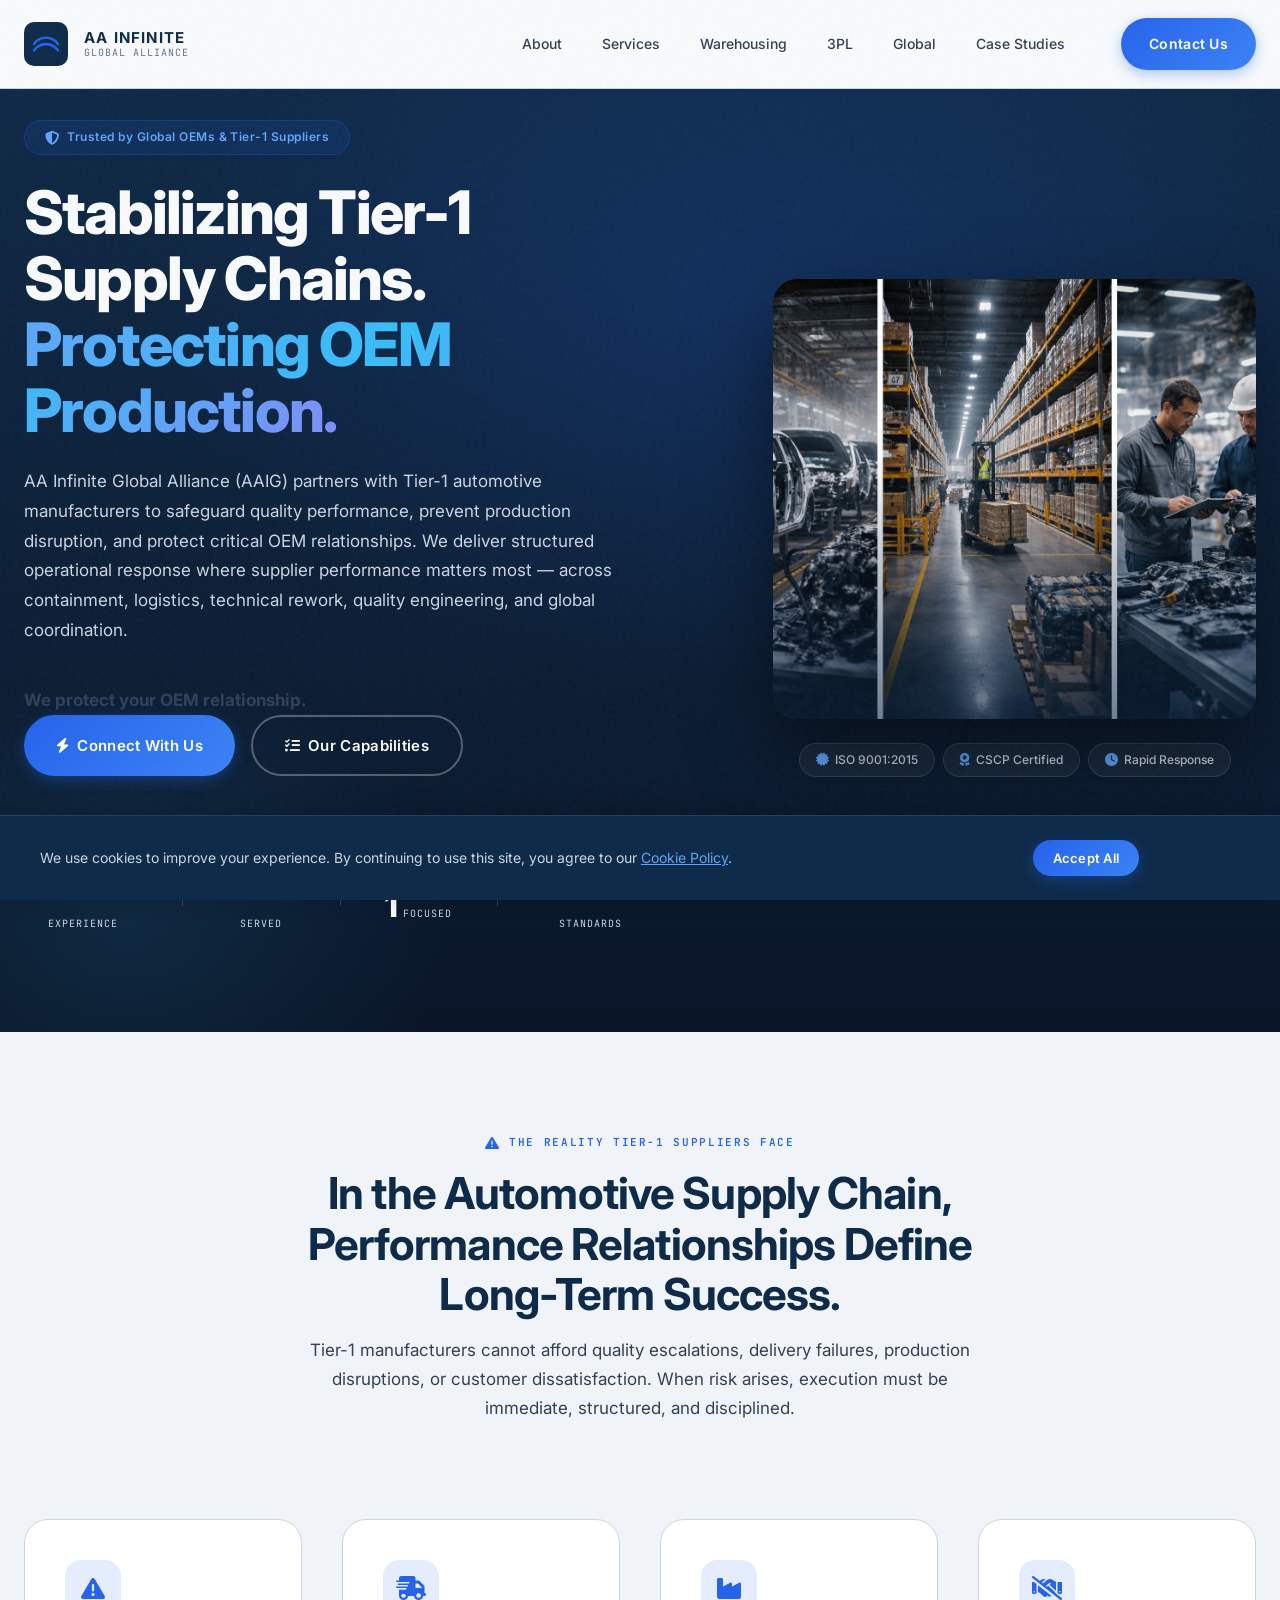
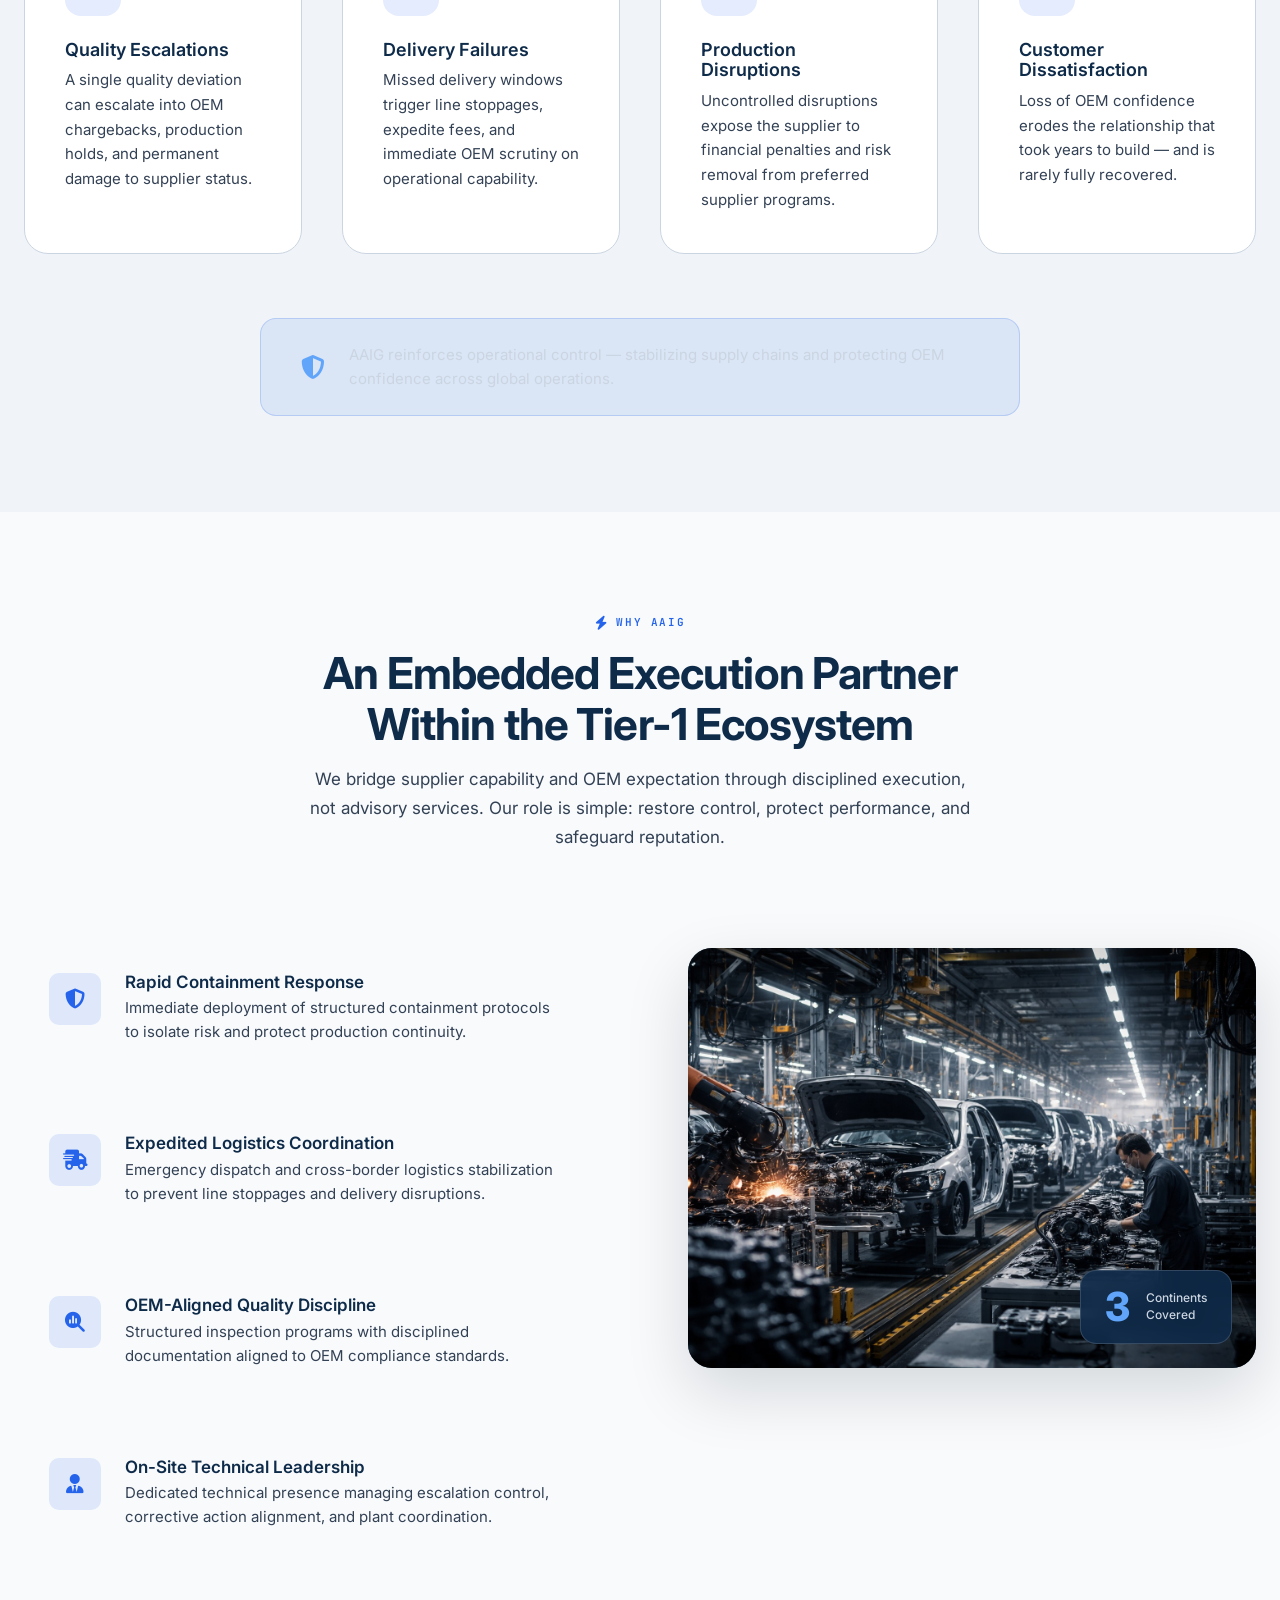
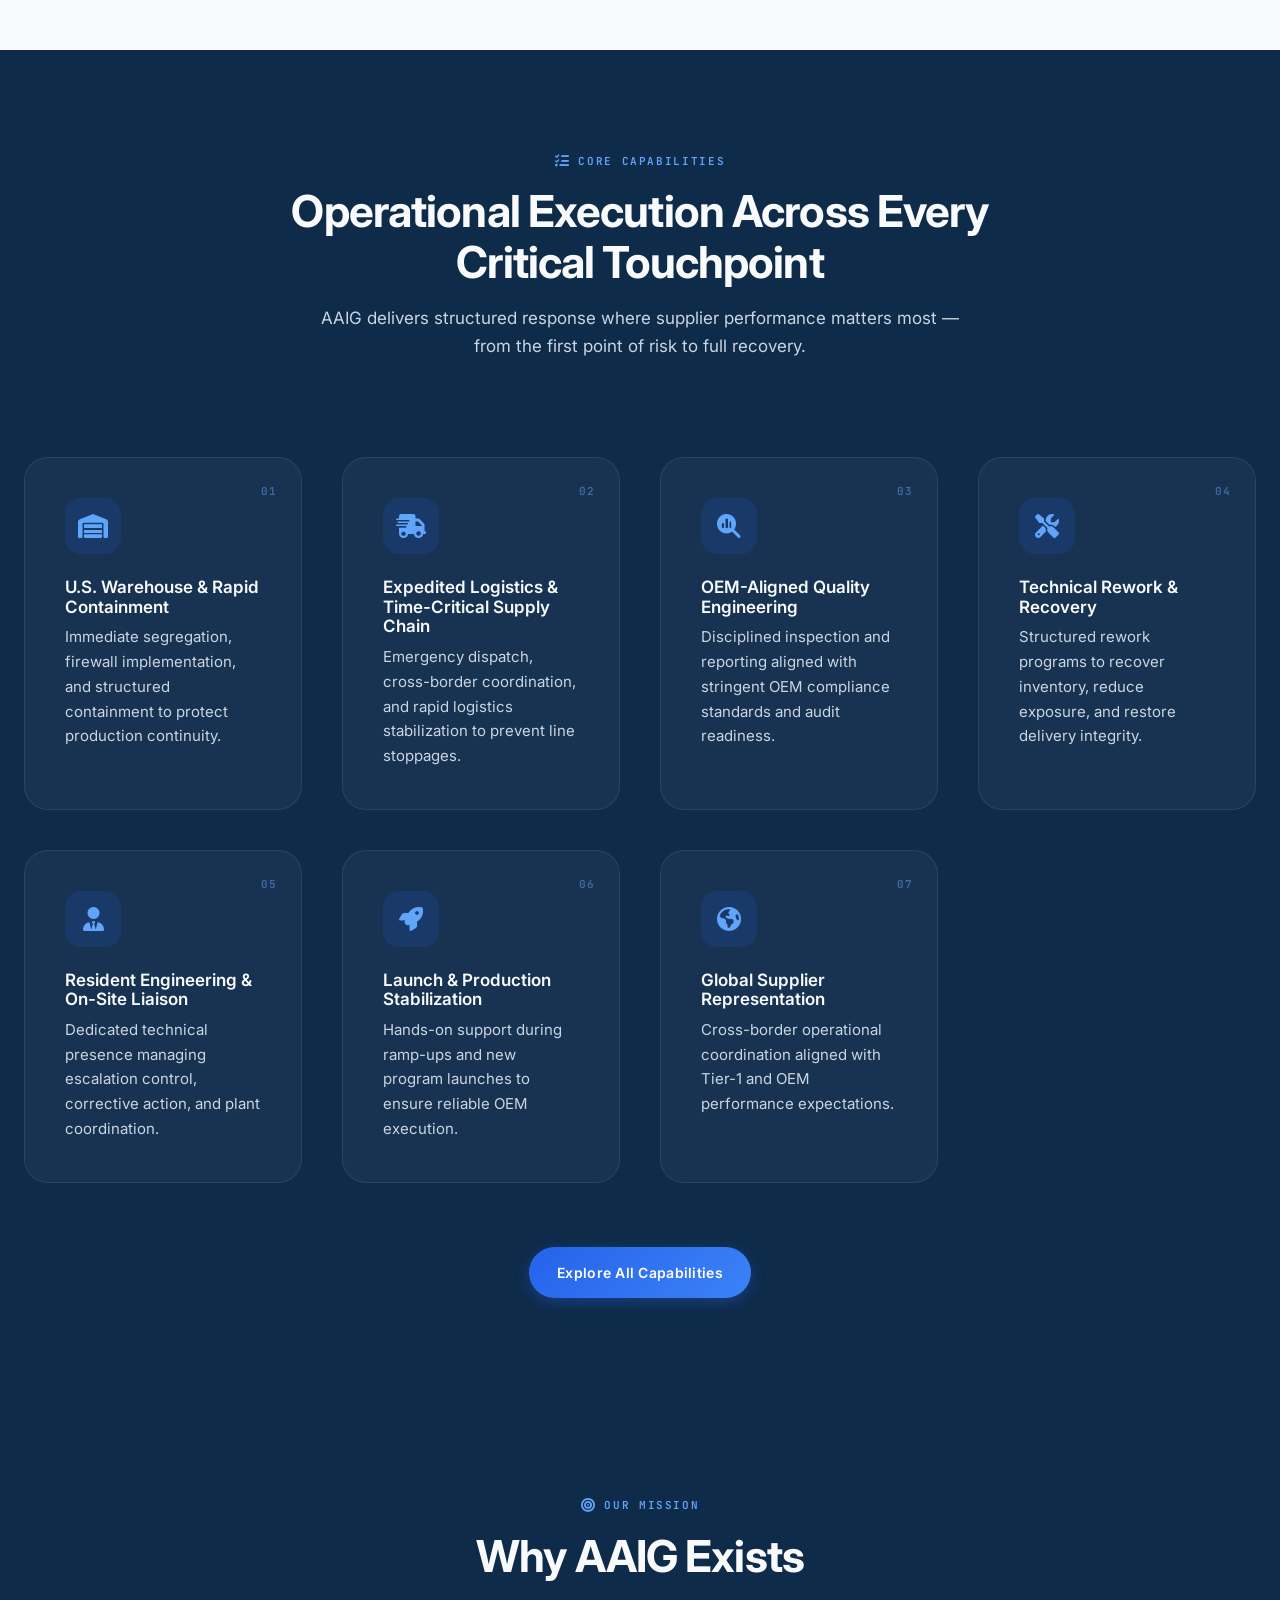
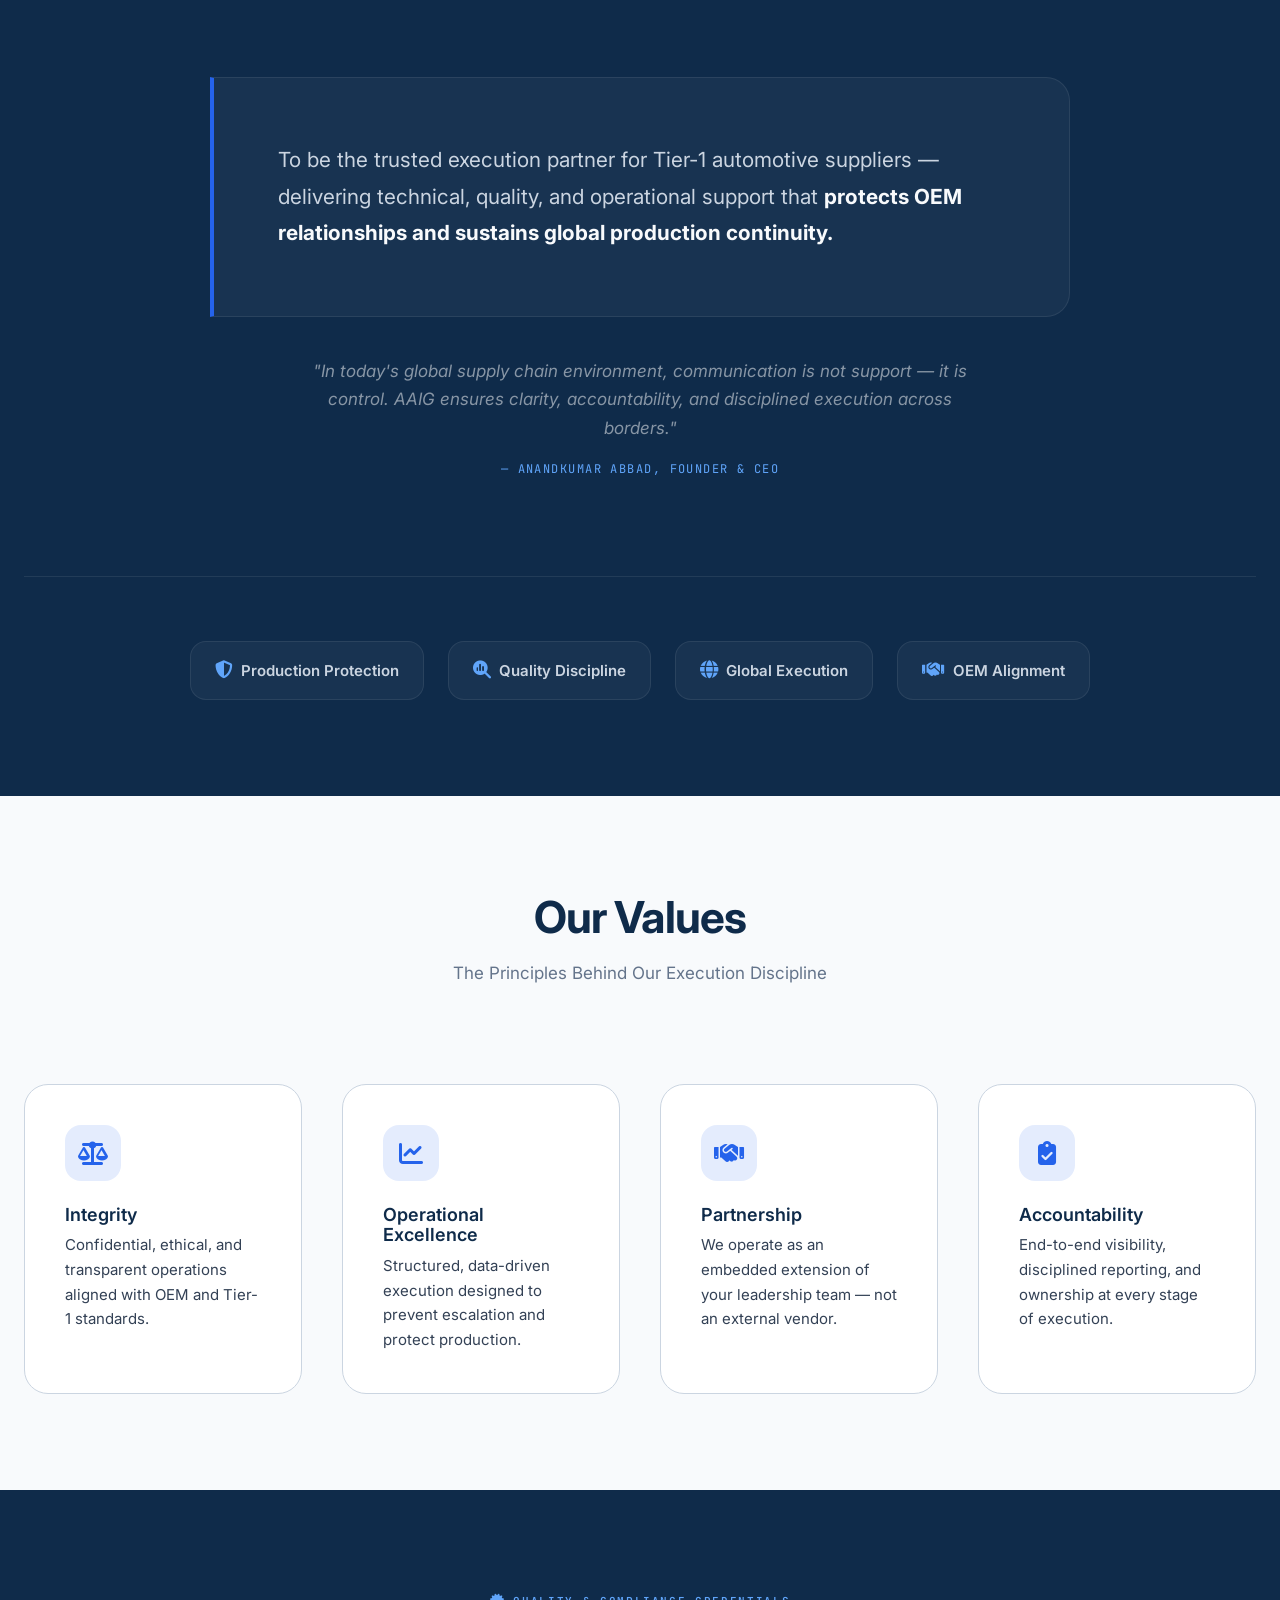
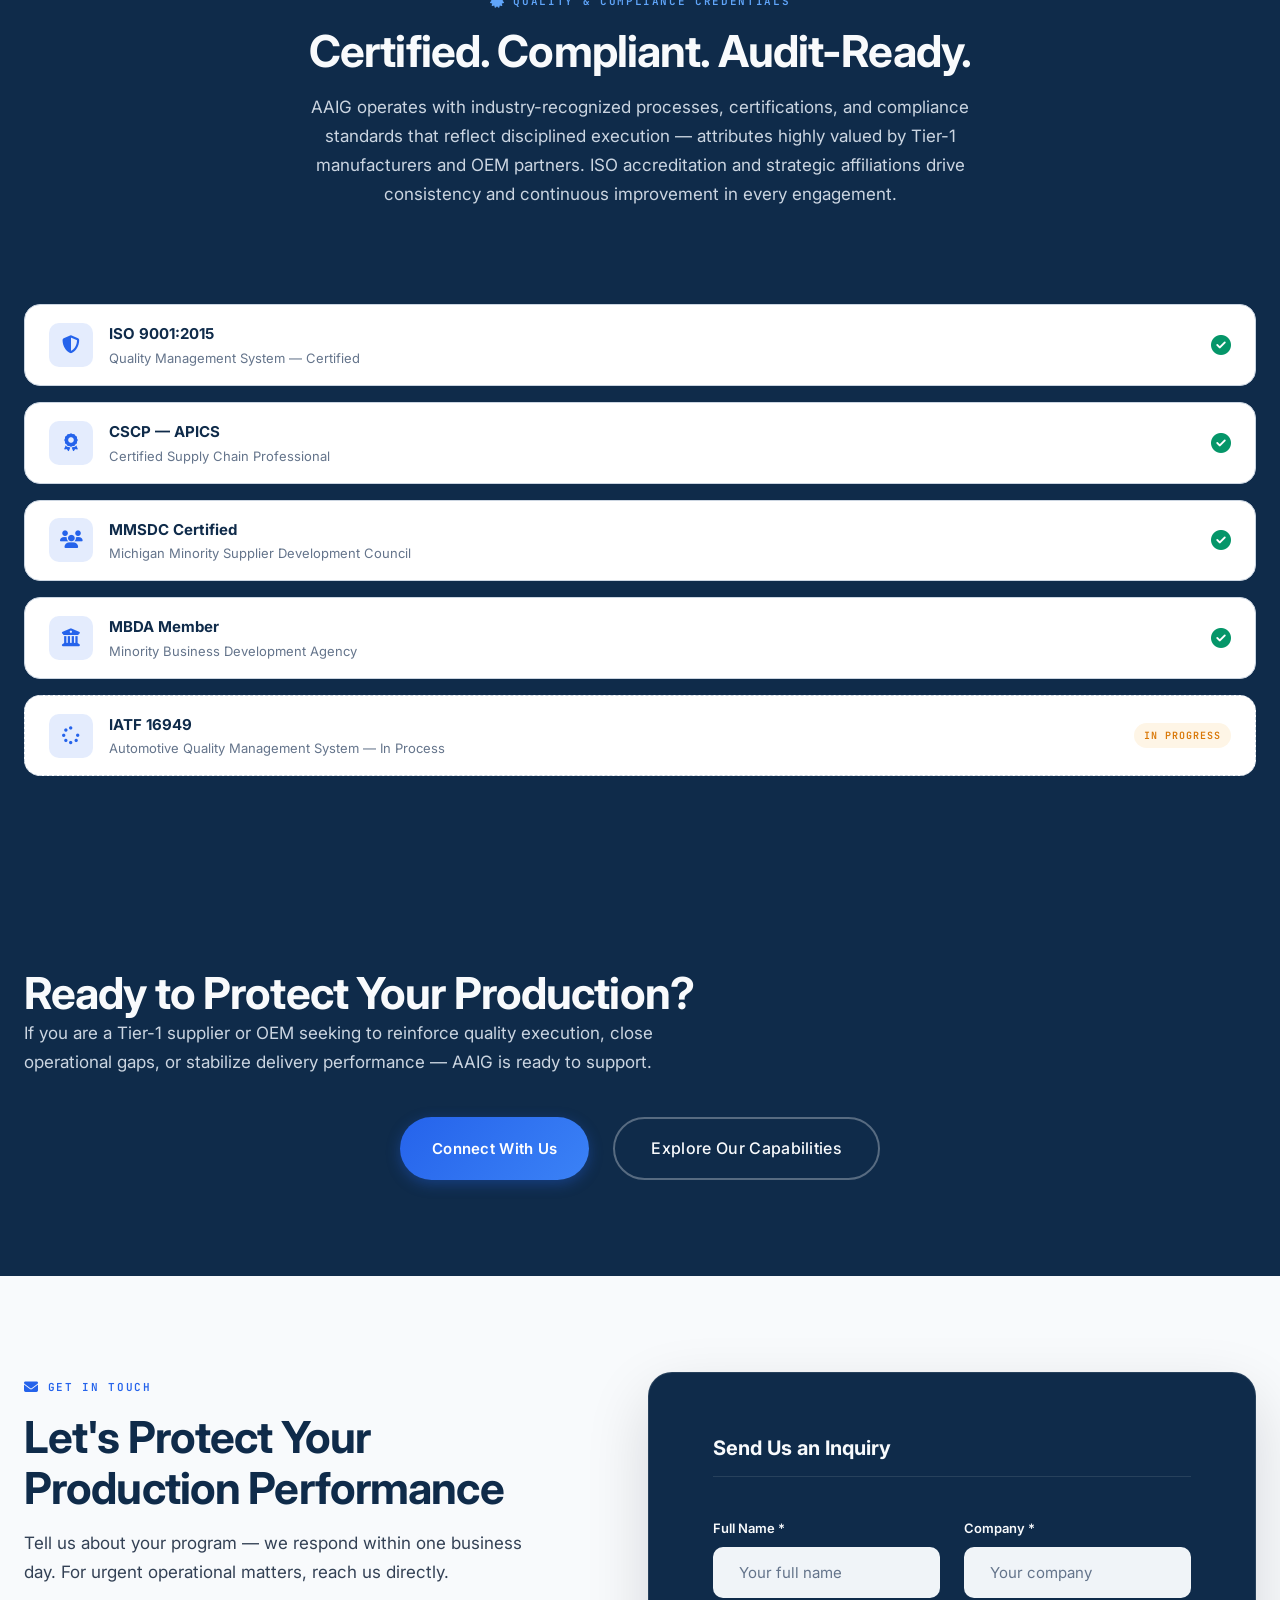
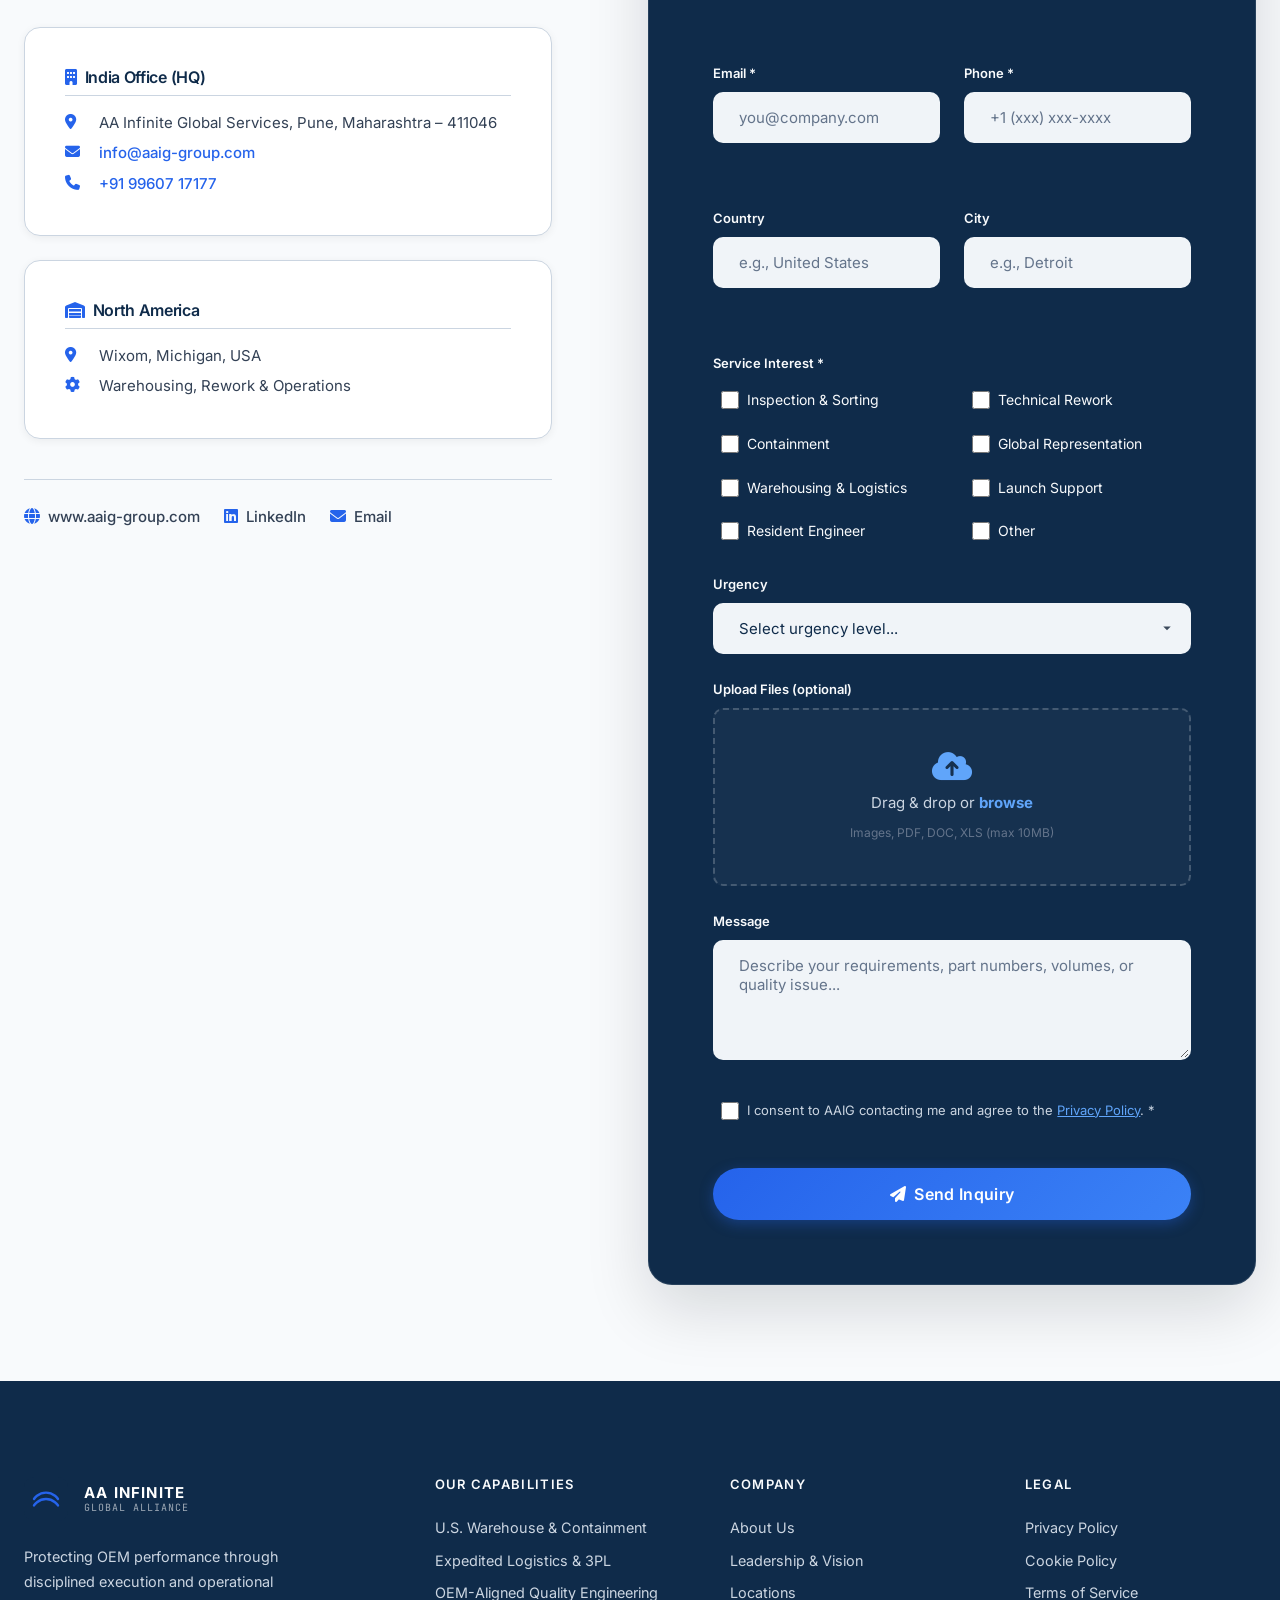
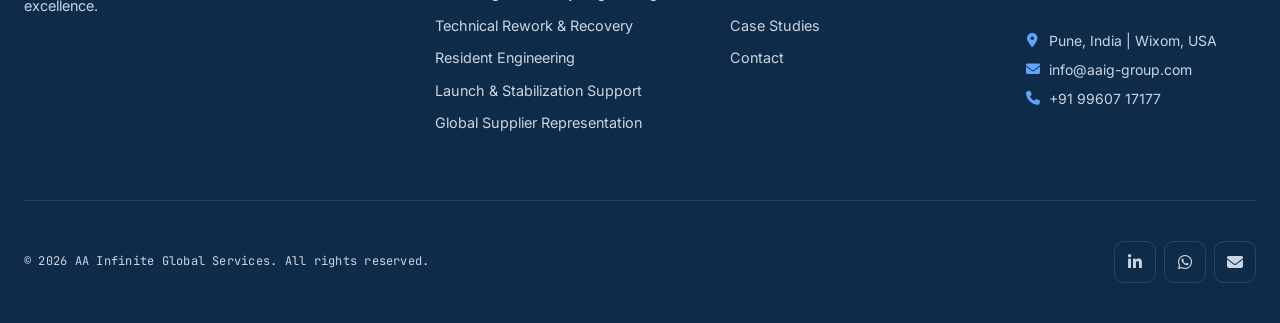
<file: index.html>
<!DOCTYPE html>
<html lang="en">
<head>
  <meta charset="UTF-8">
  <meta name="viewport" content="width=device-width, initial-scale=1.0">
  <title>AAIG — Quality Engineering, Technical Rework & Global Representation</title>
  <meta name="description" content="Prevent production halts with AAIG — rapid containment, resident engineers, and a 200,000 sq.ft. Wixom warehouse to support inspection, rework, and sequencing across India, North America, and Europe.">
  <meta name="keywords" content="quality engineering, technical rework, inspection services, containment, resident engineer, global representation, automotive quality, manufacturing support, rapid response">
  
  <!-- Open Graph / Social -->
  <meta property="og:type" content="website">
  <meta property="og:title" content="AAIG — Quality Engineering, Technical Rework & Global Representation">
  <meta property="og:description" content="Prevent production halts with AAIG — rapid containment, resident engineers, and a 200,000 sq.ft. Wixom warehouse to support inspection, rework, and sequencing across India, North America, and Europe.">
  <meta property="og:url" content="https://www.aaig-group.com">
  <meta property="og:site_name" content="AA Infinite Global Alliance">
  <meta property="og:locale" content="en_US">
  
  <!-- Twitter Card -->
  <meta name="twitter:card" content="summary_large_image">
  <meta name="twitter:title" content="AAIG — Quality Engineering, Technical Rework & Global Representation">
  <meta name="twitter:description" content="Prevent production halts with AAIG — rapid containment, resident engineers, and a 200,000 sq.ft. Wixom warehouse.">
  
  <!-- JSON-LD Structured Data -->
  <script type="application/ld+json">
  {
    "@context": "https://schema.org",
    "@type": "Organization",
    "name": "AA Infinite Global Alliance",
    "alternateName": "AAIG",
    "url": "https://www.aaig-group.com",
    "email": "info@aaig-group.com",
    "telephone": "+919960717177",
    "description": "Quality engineering, technical rework, inspection, containment, and global representation services for automotive and industrial manufacturers.",
    "address": [
      {
        "@type": "PostalAddress",
        "addressLocality": "Pune",
        "addressRegion": "Maharashtra",
        "postalCode": "411046",
        "addressCountry": "IN"
      },
      {
        "@type": "PostalAddress",
        "addressLocality": "Wixom",
        "addressRegion": "MI",
        "addressCountry": "US"
      }
    ],
    "areaServed": ["India", "United States", "Germany", "United Kingdom", "Mexico"],
    "hasCredential": [
      { "@type": "EducationalOccupationalCredential", "credentialCategory": "ISO 9001:2015" },
      { "@type": "EducationalOccupationalCredential", "credentialCategory": "MMSDC Certified" }
    ],
    "sameAs": [
      "https://www.linkedin.com/company/aa-infinite-global-services"
    ]
  }
  </script>
  <script type="application/ld+json">
  {
    "@context": "https://schema.org",
    "@type": "LocalBusiness",
    "name": "AAIG Wixom Warehouse",
    "telephone": "+919960717177",
    "email": "info@aaig-group.com",
    "address": {
      "@type": "PostalAddress",
      "addressLocality": "Wixom",
      "addressRegion": "MI",
      "addressCountry": "US"
    },
    "geo": {
      "@type": "GeoCoordinates",
      "latitude": 42.5248,
      "longitude": -83.5374
    },
    "openingHoursSpecification": {
      "@type": "OpeningHoursSpecification",
      "dayOfWeek": ["Monday","Tuesday","Wednesday","Thursday","Friday"],
      "opens": "08:00",
      "closes": "18:00"
    }
  }
  </script>
  <script type="application/ld+json">
  {
    "@context": "https://schema.org",
    "@type": "FAQPage",
    "mainEntity": [
      {
        "@type": "Question",
        "name": "What services does AAIG provide?",
        "acceptedAnswer": {
          "@type": "Answer",
          "text": "AAIG provides quality engineering, technical rework, containment, inspection, global representation, warehousing and logistics, and resident engineering services across India, North America, and Europe."
        }
      },
      {
        "@type": "Question",
        "name": "How quickly can AAIG respond to quality emergencies?",
        "acceptedAnswer": {
          "@type": "Answer",
          "text": "AAIG deploys containment teams within 48 hours for emergency quality situations, with 24/7 support across all operational time zones."
        }
      },
      {
        "@type": "Question",
        "name": "Where is AAIG warehouse located?",
        "acceptedAnswer": {
          "@type": "Answer",
          "text": "AAIG operates a 200,000 sq. ft. bonded warehouse in Wixom, Michigan, USA, supporting inspection, rework, sequencing, and cross-docking operations."
        }
      }
    ]
  }
  </script>
  
  <!-- Favicon -->
  <link rel="icon" type="image/svg+xml" href="data:image/svg+xml,<svg xmlns='http://www.w3.org/2000/svg' viewBox='0 0 100 100'><rect fill='%230f2b4a' width='100' height='100'/><path d='M20 50C20 50 30 35 50 35C70 35 80 50 80 50M20 65C20 65 30 50 50 50C70 50 80 65 80 65' stroke='%232563eb' stroke-width='6' stroke-linecap='round' fill='none'/></svg>">
  
  <!-- Google Fonts -->
  <link rel="preconnect" href="https://fonts.googleapis.com">
  <link rel="preconnect" href="https://fonts.gstatic.com" crossorigin>
  <link href="https://fonts.googleapis.com/css2?family=Inter:wght@300;400;500;600;700;800;900&family=JetBrains+Mono:wght@400;500&display=swap" rel="stylesheet">
  
  <!-- Font Awesome -->
  <link rel="stylesheet" href="https://cdnjs.cloudflare.com/ajax/libs/font-awesome/6.5.0/css/all.min.css">
  
  <!-- Custom Styles -->
  <link rel="stylesheet" href="css/base.css?v=20260219">
  <link rel="stylesheet" href="css/home.css?v=20260219">
  <link rel="stylesheet" href="css/additions.css?v=20260219">
</head>
<body>

  <a href="#home" class="skip-link">Skip to main content</a>

  <!-- ==================== HEADER ==================== -->
  <header class="header">
    <div class="container">
      <div class="header__inner">
        <a href="index.html" class="logo" aria-label="AA Infinite Home">
          <span class="logo__icon">
            <svg viewBox="0 0 40 40" fill="none" xmlns="http://www.w3.org/2000/svg">
              <path d="M5 20C5 20 10 12 20 12C30 12 35 20 35 20" stroke="currentColor" stroke-width="3" stroke-linecap="round"/>
              <path d="M5 28C5 28 10 20 20 20C30 20 35 28 35 28" stroke="currentColor" stroke-width="3" stroke-linecap="round"/>
            </svg>
          </span>
          <span class="logo__text">
            <span class="logo__name">AA INFINITE</span>
            <span class="logo__tagline">Global Alliance</span>
          </span>
        </a>
        <nav class="nav" aria-label="Main navigation">
          <a href="about.html" class="nav__link">About</a>
          <a href="services.html" class="nav__link">Services</a>
          <a href="warehousing.html" class="nav__link">Warehousing</a>
          <a href="3pl.html" class="nav__link">3PL</a>
          <a href="global.html" class="nav__link">Global</a>
          <a href="case-studies.html" class="nav__link">Case Studies</a>
          <a href="#contact" class="btn btn--primary nav__cta">Contact Us</a>
        </nav>
        <button class="menu-toggle" id="menuToggle" aria-label="Toggle menu" aria-expanded="false">
          <i class="fa-solid fa-bars"></i>
        </button>
      </div>
    </div>
    <nav class="mobile-nav" id="mobileNav" aria-label="Mobile navigation">
      <a href="about.html" class="mobile-nav__link">About</a>
      <a href="services.html" class="mobile-nav__link">Services</a>
      <a href="warehousing.html" class="mobile-nav__link">Warehousing</a>
      <a href="3pl.html" class="mobile-nav__link">3PL</a>
      <a href="global.html" class="mobile-nav__link">Global</a>
      <a href="case-studies.html" class="mobile-nav__link">Case Studies</a>
      <a href="#contact" class="mobile-nav__link">Contact Us</a>
    </nav>
  </header>

  <main>

    <!-- ==================== 1. HERO SECTION ==================== -->
    <section id="home" class="hero">
      <div class="hero__bg" aria-hidden="true">
        <div class="hero__gradient"></div>
        <div class="hero__mesh"></div>
      </div>
      <div class="container">
        <div class="hero__inner">
          <div class="hero__content">
            <div class="hero__badge fade-up-1">
              <i class="fa-solid fa-shield-halved"></i>
              <span>Trusted by Global OEMs &amp; Tier-1 Suppliers</span>
            </div>
            <h1 class="hero__title fade-up-2">
              Stabilizing Tier-1 Supply Chains.<br><span class="text-gradient">Protecting OEM Production.</span>
            </h1>
            <p class="hero__desc fade-up-3">
              AA Infinite Global Alliance (AAIG) partners with Tier-1 automotive manufacturers to safeguard quality performance, prevent production disruption, and protect critical OEM relationships. We deliver structured operational response where supplier performance matters most — across containment, logistics, technical rework, quality engineering, and global coordination.
            </p>
            <p class="hero__protect fade-up-3"><strong>We protect your OEM relationship.</strong></p>
            <div class="hero__actions fade-up-4">
              <a href="#contact" class="btn btn--primary btn--lg btn--glow">
                <i class="fa-solid fa-bolt"></i> Connect With Us
              </a>
              <a href="services.html" class="btn btn--hero-outline btn--lg">
                <i class="fa-solid fa-list-check"></i> Our Capabilities
              </a>
            </div>
            <div class="hero__stats fade-up-5">
              <div class="hero-stat">
                <span class="hero-stat__value">25<small>+yr</small></span>
                <span class="hero-stat__label">Industry Experience</span>
              </div>
              <div class="hero-stat__sep"></div>
              <div class="hero-stat">
                <span class="hero-stat__value">3</span>
                <span class="hero-stat__label">Continents Served</span>
              </div>
              <div class="hero-stat__sep"></div>
              <div class="hero-stat">
                <span class="hero-stat__value">Tier-1</span>
                <span class="hero-stat__label">Focused</span>
              </div>
              <div class="hero-stat__sep"></div>
              <div class="hero-stat">
                <span class="hero-stat__value">OEM</span>
                <span class="hero-stat__label">Aligned Standards</span>
              </div>
            </div>
          </div>
          <div class="hero__visual fade-up-3">
            <div class="hero__img-wrap">
              <img src="IMAGES/aaig-triptych.jpg" alt="AAIG automotive supply chain operations" loading="eager" width="640" height="480">
            </div>
            <div class="hero__trust-pills">
              <span class="trust-pill"><i class="fa-solid fa-certificate"></i> ISO 9001:2015</span>
              <span class="trust-pill"><i class="fa-solid fa-award"></i> CSCP Certified</span>
              <span class="trust-pill"><i class="fa-solid fa-clock"></i> Rapid Response</span>
            </div>
          </div>
        </div>
      </div>
    </section>

    <!-- ==================== 2. REALITY TIER-1 SUPPLIERS FACE ==================== -->
    <section id="reality" class="section section--warm">
      <div class="container">
        <div class="section-intro fade-in">
          <span class="section-tag"><i class="fa-solid fa-triangle-exclamation"></i> The Reality Tier-1 Suppliers Face</span>
          <h2>In the Automotive Supply Chain, Performance Relationships Define Long-Term Success.</h2>
          <p class="section-sub">Tier-1 manufacturers cannot afford quality escalations, delivery failures, production disruptions, or customer dissatisfaction. When risk arises, execution must be immediate, structured, and disciplined.</p>
        </div>

        <div class="card-grid card-grid--4 stagger-children">
          <article class="glass-card fade-in">
            <div class="glass-card__icon"><i class="fa-solid fa-triangle-exclamation"></i></div>
            <h3>Quality Escalations</h3>
            <p>A single quality deviation can escalate into OEM chargebacks, production holds, and permanent damage to supplier status.</p>
          </article>
          <article class="glass-card fade-in">
            <div class="glass-card__icon"><i class="fa-solid fa-truck-fast"></i></div>
            <h3>Delivery Failures</h3>
            <p>Missed delivery windows trigger line stoppages, expedite fees, and immediate OEM scrutiny on operational capability.</p>
          </article>
          <article class="glass-card fade-in">
            <div class="glass-card__icon"><i class="fa-solid fa-industry"></i></div>
            <h3>Production Disruptions</h3>
            <p>Uncontrolled disruptions expose the supplier to financial penalties and risk removal from preferred supplier programs.</p>
          </article>
          <article class="glass-card fade-in">
            <div class="glass-card__icon"><i class="fa-solid fa-handshake-slash"></i></div>
            <h3>Customer Dissatisfaction</h3>
            <p>Loss of OEM confidence erodes the relationship that took years to build — and is rarely fully recovered.</p>
          </article>
        </div>

        <div class="promise-bar fade-in">
          <i class="fa-solid fa-shield-halved"></i>
          <div>AAIG reinforces operational control — stabilizing supply chains and protecting OEM confidence across global operations.</div>
        </div>
      </div>
    </section>

    <!-- ==================== 3. WHY AAIG ==================== -->
    <section id="why-aaig" class="section">
      <div class="container">
        <div class="section-intro fade-in">
          <span class="section-tag"><i class="fa-solid fa-bolt"></i> Why AAIG</span>
          <h2>An Embedded Execution Partner Within the Tier-1 Ecosystem</h2>
          <p class="section-sub">We bridge supplier capability and OEM expectation through disciplined execution, not advisory services. Our role is simple: restore control, protect performance, and safeguard reputation.</p>
        </div>

        <div class="split-layout stagger-children">
          <div class="split-layout__left">
            <article class="icon-row fade-in">
              <div class="icon-row__icon"><i class="fa-solid fa-shield-halved"></i></div>
              <div>
                <h3>Rapid Containment Response</h3>
                <p>Immediate deployment of structured containment protocols to isolate risk and protect production continuity.</p>
              </div>
            </article>
            <article class="icon-row fade-in">
              <div class="icon-row__icon"><i class="fa-solid fa-truck-fast"></i></div>
              <div>
                <h3>Expedited Logistics Coordination</h3>
                <p>Emergency dispatch and cross-border logistics stabilization to prevent line stoppages and delivery disruptions.</p>
              </div>
            </article>
            <article class="icon-row fade-in">
              <div class="icon-row__icon"><i class="fa-solid fa-magnifying-glass-chart"></i></div>
              <div>
                <h3>OEM-Aligned Quality Discipline</h3>
                <p>Structured inspection programs with disciplined documentation aligned to OEM compliance standards.</p>
              </div>
            </article>
            <article class="icon-row fade-in">
              <div class="icon-row__icon"><i class="fa-solid fa-user-tie"></i></div>
              <div>
                <h3>On-Site Technical Leadership</h3>
                <p>Dedicated technical presence managing escalation control, corrective action alignment, and plant coordination.</p>
              </div>
            </article>
          </div>
          <div class="split-layout__right fade-in">
            <div class="split-img-wrap">
              <img src="IMAGES/aaig-assembly-line.jpg" alt="AAIG quality engineering execution" loading="lazy" width="600" height="400">
              <div class="floating-badge">
                <span class="floating-badge__num">3</span>
                <span class="floating-badge__text">Continents<br>Covered</span>
              </div>
            </div>
          </div>
        </div>
      </div>
    </section>

    <!-- ==================== 4. CORE CAPABILITIES ==================== -->
    <section id="capabilities" class="section section--ink">
      <div class="container">
        <div class="section-intro section-intro--light fade-in">
          <span class="section-tag section-tag--light"><i class="fa-solid fa-list-check"></i> Core Capabilities</span>
          <h2>Operational Execution Across Every Critical Touchpoint</h2>
          <p class="section-sub">AAIG delivers structured response where supplier performance matters most — from the first point of risk to full recovery.</p>
        </div>

        <div class="card-grid card-grid--4 stagger-children">
          <article class="dark-card fade-in">
            <span class="dark-card__num">01</span>
            <div class="dark-card__icon"><i class="fa-solid fa-warehouse"></i></div>
            <h3>U.S. Warehouse &amp; Rapid Containment</h3>
            <p>Immediate segregation, firewall implementation, and structured containment to protect production continuity.</p>
          </article>
          <article class="dark-card fade-in">
            <span class="dark-card__num">02</span>
            <div class="dark-card__icon"><i class="fa-solid fa-truck-fast"></i></div>
            <h3>Expedited Logistics &amp; Time-Critical Supply Chain</h3>
            <p>Emergency dispatch, cross-border coordination, and rapid logistics stabilization to prevent line stoppages.</p>
          </article>
          <article class="dark-card fade-in">
            <span class="dark-card__num">03</span>
            <div class="dark-card__icon"><i class="fa-solid fa-magnifying-glass-chart"></i></div>
            <h3>OEM-Aligned Quality Engineering</h3>
            <p>Disciplined inspection and reporting aligned with stringent OEM compliance standards and audit readiness.</p>
          </article>
          <article class="dark-card fade-in">
            <span class="dark-card__num">04</span>
            <div class="dark-card__icon"><i class="fa-solid fa-screwdriver-wrench"></i></div>
            <h3>Technical Rework &amp; Recovery</h3>
            <p>Structured rework programs to recover inventory, reduce exposure, and restore delivery integrity.</p>
          </article>
          <article class="dark-card fade-in">
            <span class="dark-card__num">05</span>
            <div class="dark-card__icon"><i class="fa-solid fa-user-tie"></i></div>
            <h3>Resident Engineering &amp; On-Site Liaison</h3>
            <p>Dedicated technical presence managing escalation control, corrective action, and plant coordination.</p>
          </article>
          <article class="dark-card fade-in">
            <span class="dark-card__num">06</span>
            <div class="dark-card__icon"><i class="fa-solid fa-rocket"></i></div>
            <h3>Launch &amp; Production Stabilization</h3>
            <p>Hands-on support during ramp-ups and new program launches to ensure reliable OEM execution.</p>
          </article>
          <article class="dark-card fade-in">
            <span class="dark-card__num">07</span>
            <div class="dark-card__icon"><i class="fa-solid fa-earth-americas"></i></div>
            <h3>Global Supplier Representation</h3>
            <p>Cross-border operational coordination aligned with Tier-1 and OEM performance expectations.</p>
          </article>
        </div>

        <div class="section-cta fade-in">
          <a href="services.html" class="btn btn--primary">Explore All Capabilities</a>
        </div>
      </div>
    </section>

    <!-- ==================== 5. OUR MISSION ==================== -->
    <section id="mission" class="section section--ink">
      <div class="container">
        <div class="section-intro section-intro--light fade-in">
          <span class="section-tag section-tag--light"><i class="fa-solid fa-bullseye"></i> Our Mission</span>
          <h2>Why AAIG Exists</h2>
        </div>

        <div class="mission-quote-block fade-in">
          <p>To be the trusted execution partner for Tier-1 automotive suppliers — delivering technical, quality, and operational support that <strong>protects OEM relationships and sustains global production continuity.</strong></p>
        </div>

        <cite class="mission-founder-cite fade-in">
          <span class="mission-founder-quote">"In today's global supply chain environment, communication is not support — it is control. AAIG ensures clarity, accountability, and disciplined execution across borders."</span>
          <span class="mission-founder-name">— Anandkumar Abbad, Founder &amp; CEO</span>
        </cite>

        <div class="mission-pillars stagger-children">
          <div class="mission-pillar fade-in"><i class="fa-solid fa-shield-halved"></i><span>Production Protection</span></div>
          <div class="mission-pillar fade-in"><i class="fa-solid fa-magnifying-glass-chart"></i><span>Quality Discipline</span></div>
          <div class="mission-pillar fade-in"><i class="fa-solid fa-globe"></i><span>Global Execution</span></div>
          <div class="mission-pillar fade-in"><i class="fa-solid fa-handshake"></i><span>OEM Alignment</span></div>
        </div>
      </div>
    </section>

    <!-- ==================== 6. OUR VALUES ==================== -->
    <section id="values" class="section">
      <div class="container">
        <div class="section-header fade-in">
          <h2>Our Values</h2>
          <p>The Principles Behind Our Execution Discipline</p>
        </div>

        <div class="card-grid card-grid--4 stagger-children">
          <article class="glass-card fade-in">
            <div class="glass-card__icon"><i class="fa-solid fa-scale-balanced"></i></div>
            <h3>Integrity</h3>
            <p>Confidential, ethical, and transparent operations aligned with OEM and Tier-1 standards.</p>
          </article>
          <article class="glass-card fade-in">
            <div class="glass-card__icon"><i class="fa-solid fa-chart-line"></i></div>
            <h3>Operational Excellence</h3>
            <p>Structured, data-driven execution designed to prevent escalation and protect production.</p>
          </article>
          <article class="glass-card fade-in">
            <div class="glass-card__icon"><i class="fa-solid fa-handshake"></i></div>
            <h3>Partnership</h3>
            <p>We operate as an embedded extension of your leadership team — not an external vendor.</p>
          </article>
          <article class="glass-card fade-in">
            <div class="glass-card__icon"><i class="fa-solid fa-clipboard-check"></i></div>
            <h3>Accountability</h3>
            <p>End-to-end visibility, disciplined reporting, and ownership at every stage of execution.</p>
          </article>
        </div>
      </div>
    </section>

    <!-- ==================== 8. QUALITY & COMPLIANCE CREDENTIALS ==================== -->
    <section id="credentials" class="section section--ink">
      <div class="container">
        <div class="section-intro section-intro--light fade-in">
          <span class="section-tag section-tag--light"><i class="fa-solid fa-certificate"></i> Quality &amp; Compliance Credentials</span>
          <h2>Certified. Compliant. Audit-Ready.</h2>
          <p class="section-sub">AAIG operates with industry-recognized processes, certifications, and compliance standards that reflect disciplined execution — attributes highly valued by Tier-1 manufacturers and OEM partners. ISO accreditation and strategic affiliations drive consistency and continuous improvement in every engagement.</p>
        </div>

        <div class="cert-stack fade-in">
          <div class="cert-row">
            <div class="cert-row__icon"><i class="fa-solid fa-shield-halved"></i></div>
            <div class="cert-row__info"><strong>ISO 9001:2015</strong><span>Quality Management System — Certified</span></div>
            <i class="fa-solid fa-circle-check cert-row__ok"></i>
          </div>
          <div class="cert-row">
            <div class="cert-row__icon"><i class="fa-solid fa-award"></i></div>
            <div class="cert-row__info"><strong>CSCP — APICS</strong><span>Certified Supply Chain Professional</span></div>
            <i class="fa-solid fa-circle-check cert-row__ok"></i>
          </div>
          <div class="cert-row">
            <div class="cert-row__icon"><i class="fa-solid fa-users"></i></div>
            <div class="cert-row__info"><strong>MMSDC Certified</strong><span>Michigan Minority Supplier Development Council</span></div>
            <i class="fa-solid fa-circle-check cert-row__ok"></i>
          </div>
          <div class="cert-row">
            <div class="cert-row__icon"><i class="fa-solid fa-building-columns"></i></div>
            <div class="cert-row__info"><strong>MBDA Member</strong><span>Minority Business Development Agency</span></div>
            <i class="fa-solid fa-circle-check cert-row__ok"></i>
          </div>
          <div class="cert-row cert-row--pending">
            <div class="cert-row__icon"><i class="fa-solid fa-spinner fa-spin-pulse"></i></div>
            <div class="cert-row__info"><strong>IATF 16949</strong><span>Automotive Quality Management System — In Process</span></div>
            <span class="cert-row__badge">In Progress</span>
          </div>
        </div>
      </div>
    </section>

    <!-- ==================== 9. CALL TO ACTION ==================== -->
    <section id="cta-section" class="section section--ink">
      <div class="container">
        <div class="cta-block fade-in">
          <h2>Ready to Protect Your Production?</h2>
          <p>If you are a Tier-1 supplier or OEM seeking to reinforce quality execution, close operational gaps, or stabilize delivery performance — AAIG is ready to support.</p>
          <div class="cta-block__actions">
            <a href="#contact" class="btn btn--primary btn--lg">Connect With Us</a>
            <a href="services.html" class="btn btn--outline-light btn--lg">Explore Our Capabilities</a>
          </div>
        </div>
      </div>
    </section>

    <!-- ==================== 10. CONTACT / ENQUIRY ==================== -->
    <section id="contact" class="section">
      <div class="container">
        <div class="contact__inner">
          <div class="contact__info fade-in">
            <span class="section-tag"><i class="fa-solid fa-envelope"></i> Get In Touch</span>
            <h2>Let's Protect Your Production Performance</h2>
            <p>Tell us about your program — we respond within one business day. For urgent operational matters, reach us directly.</p>

            <div class="contact-cards">
              <div class="contact-card">
                <h4 class="contact-card__title"><i class="fa-solid fa-building"></i> India Office (HQ)</h4>
                <p class="contact-card__detail"><i class="fa-solid fa-location-dot"></i> AA Infinite Global Services, Pune, Maharashtra – 411046</p>
                <p class="contact-card__detail"><i class="fa-solid fa-envelope"></i> <a href="mailto:info@aaig-group.com">info@aaig-group.com</a></p>
                <p class="contact-card__detail"><i class="fa-solid fa-phone"></i> <a href="tel:+919960717177">+91 99607 17177</a></p>
              </div>
              <div class="contact-card">
                <h4 class="contact-card__title"><i class="fa-solid fa-warehouse"></i> North America</h4>
                <p class="contact-card__detail"><i class="fa-solid fa-location-dot"></i> Wixom, Michigan, USA</p>
                <p class="contact-card__detail"><i class="fa-solid fa-cog"></i> Warehousing, Rework &amp; Operations</p>
              </div>
            </div>

            <div class="contact__links">
              <a href="https://www.aaig-group.com" target="_blank" rel="noopener noreferrer" class="contact__link"><i class="fa-solid fa-globe"></i> www.aaig-group.com</a>
              <a href="https://www.linkedin.com/company/aa-infinite-global-services" target="_blank" rel="noopener noreferrer" class="contact__link"><i class="fa-brands fa-linkedin"></i> LinkedIn</a>
              <a href="mailto:info@aaig-group.com" class="contact__link"><i class="fa-solid fa-envelope"></i> Email</a>
            </div>
          </div>

          <form class="contact-form fade-in" id="contactForm" enctype="multipart/form-data">
            <h3 class="contact-form__heading">Send Us an Inquiry</h3>
            <div class="form-row">
              <div class="form-group"><label class="form-label" for="name">Full Name *</label><input type="text" id="name" name="name" class="form-input" required aria-required="true" placeholder="Your full name"></div>
              <div class="form-group"><label class="form-label" for="company">Company *</label><input type="text" id="company" name="company" class="form-input" required aria-required="true" placeholder="Your company"></div>
            </div>
            <div class="form-row">
              <div class="form-group"><label class="form-label" for="email">Email *</label><input type="email" id="email" name="email" class="form-input" required aria-required="true" placeholder="you@company.com"></div>
              <div class="form-group"><label class="form-label" for="phone">Phone *</label><input type="tel" id="phone" name="phone" class="form-input" required aria-required="true" placeholder="+1 (xxx) xxx-xxxx"></div>
            </div>
            <div class="form-row">
              <div class="form-group"><label class="form-label" for="country">Country</label><input type="text" id="country" name="country" class="form-input" placeholder="e.g., United States"></div>
              <div class="form-group"><label class="form-label" for="city">City</label><input type="text" id="city" name="city" class="form-input" placeholder="e.g., Detroit"></div>
            </div>
            <div class="form-group">
              <label class="form-label">Service Interest *</label>
              <div class="checkbox-group" role="group" aria-label="Service interest">
                <label class="checkbox-item"><input type="checkbox" name="service" value="inspection"><span>Inspection &amp; Sorting</span></label>
                <label class="checkbox-item"><input type="checkbox" name="service" value="rework"><span>Technical Rework</span></label>
                <label class="checkbox-item"><input type="checkbox" name="service" value="containment"><span>Containment</span></label>
                <label class="checkbox-item"><input type="checkbox" name="service" value="representation"><span>Global Representation</span></label>
                <label class="checkbox-item"><input type="checkbox" name="service" value="warehousing"><span>Warehousing &amp; Logistics</span></label>
                <label class="checkbox-item"><input type="checkbox" name="service" value="launch"><span>Launch Support</span></label>
                <label class="checkbox-item"><input type="checkbox" name="service" value="resident-engineer"><span>Resident Engineer</span></label>
                <label class="checkbox-item"><input type="checkbox" name="service" value="other"><span>Other</span></label>
              </div>
            </div>
            <div class="form-group">
              <label class="form-label" for="urgency">Urgency</label>
              <select id="urgency" name="urgency" class="form-select">
                <option value="">Select urgency level...</option>
                <option value="emergency">🔴 Emergency (deploy within 48 hours)</option>
                <option value="7days">🟡 Within 7 days</option>
                <option value="standard">🟢 Standard (planning phase)</option>
              </select>
            </div>
            <div class="form-group">
              <label class="form-label" for="fileUpload">Upload Files (optional)</label>
              <div class="file-upload-area" id="fileUploadArea">
                <input type="file" id="fileUpload" name="files" class="file-input" multiple accept="image/*,.pdf,.doc,.docx,.xls,.xlsx" aria-describedby="fileUploadHelp">
                <div class="file-upload-label"><i class="fa-solid fa-cloud-arrow-up"></i><span>Drag &amp; drop or <strong>browse</strong></span><small id="fileUploadHelp">Images, PDF, DOC, XLS (max 10MB)</small></div>
              </div>
            </div>
            <div class="form-group">
              <label class="form-label" for="message">Message</label>
              <textarea id="message" name="message" class="form-textarea" rows="4" placeholder="Describe your requirements, part numbers, volumes, or quality issue..."></textarea>
            </div>
            <div class="form-group form-consent">
              <label class="checkbox-item consent-checkbox"><input type="checkbox" name="consent" id="consent" required aria-required="true"><span>I consent to AAIG contacting me and agree to the <a href="privacy-policy.html" target="_blank" rel="noopener">Privacy Policy</a>. *</span></label>
            </div>
            <button type="submit" class="btn btn--primary btn--full"><i class="fa-solid fa-paper-plane"></i> Send Inquiry</button>
          </form>
        </div>
      </div>
    </section>
  </main>

  <!-- ==================== FOOTER ==================== -->
  <footer class="footer">
    <div class="container">
      <div class="footer__inner">
        <div class="footer__brand">
          <a href="index.html" class="logo">
            <span class="logo__icon"><svg viewBox="0 0 40 40" fill="none" xmlns="http://www.w3.org/2000/svg"><path d="M5 20C5 20 10 12 20 12C30 12 35 20 35 20" stroke="currentColor" stroke-width="3" stroke-linecap="round"/><path d="M5 28C5 28 10 20 20 20C30 20 35 28 35 28" stroke="currentColor" stroke-width="3" stroke-linecap="round"/></svg></span>
            <span class="logo__text"><span class="logo__name" style="color:white">AA INFINITE</span><span class="logo__tagline" style="color:rgba(255,255,255,0.6)">Global Alliance</span></span>
          </a>
          <p>Protecting OEM performance through disciplined execution and operational excellence.</p>
        </div>
        <div class="footer__col">
          <h4 class="footer__title">Our Capabilities</h4>
          <nav class="footer__links">
            <a href="warehousing.html" class="footer__link">U.S. Warehouse &amp; Containment</a>
            <a href="3pl.html" class="footer__link">Expedited Logistics &amp; 3PL</a>
            <a href="services.html#quality" class="footer__link">OEM-Aligned Quality Engineering</a>
            <a href="services.html#rework" class="footer__link">Technical Rework &amp; Recovery</a>
            <a href="services.html#resident" class="footer__link">Resident Engineering</a>
            <a href="services.html#launch" class="footer__link">Launch &amp; Stabilization Support</a>
            <a href="services.html#global" class="footer__link">Global Supplier Representation</a>
          </nav>
        </div>
        <div class="footer__col">
          <h4 class="footer__title">Company</h4>
          <nav class="footer__links">
            <a href="about.html" class="footer__link">About Us</a>
            <a href="about.html#leadership" class="footer__link">Leadership &amp; Vision</a>
            <a href="global.html" class="footer__link">Locations</a>
            <a href="case-studies.html" class="footer__link">Case Studies</a>
            <a href="#contact" class="footer__link">Contact</a>
          </nav>
        </div>
        <div class="footer__col">
          <h4 class="footer__title">Legal</h4>
          <nav class="footer__links">
            <a href="privacy-policy.html" class="footer__link">Privacy Policy</a>
            <a href="privacy-policy.html#cookies" class="footer__link">Cookie Policy</a>
            <a href="privacy-policy.html#terms" class="footer__link">Terms of Service</a>
          </nav>
          <div class="footer__contact-block" style="margin-top:1.5rem">
            <p><i class="fa-solid fa-location-dot"></i> Pune, India | Wixom, USA</p>
            <p><i class="fa-solid fa-envelope"></i> <a href="mailto:info@aaig-group.com" style="color:inherit">info@aaig-group.com</a></p>
            <p><i class="fa-solid fa-phone"></i> <a href="tel:+919960717177" style="color:inherit">+91 99607 17177</a></p>
          </div>
        </div>
      </div>
      <div class="footer__bottom">
        <p>&copy; 2026 AA Infinite Global Services. All rights reserved.</p>
        <div class="footer__social">
          <a href="https://www.linkedin.com/company/aa-infinite-global-services" target="_blank" rel="noopener noreferrer" aria-label="LinkedIn"><i class="fa-brands fa-linkedin-in"></i></a>
          <a href="https://wa.me/qr/UAIEHYSWJOCOJ1" target="_blank" rel="noopener noreferrer" aria-label="WhatsApp"><i class="fa-brands fa-whatsapp"></i></a>
          <a href="mailto:info@aaig-group.com" aria-label="Email"><i class="fa-solid fa-envelope"></i></a>
        </div>
      </div>
    </div>
  </footer>

  <script src="script.js"></script>

  <!-- Sticky Mobile CTA -->
  <div class="mobile-sticky-cta" id="mobileCta">
    <div class="mobile-sticky-cta__inner">
      <a href="tel:+919960717177" class="btn btn--call"><i class="fa-solid fa-phone"></i> Call Now</a>
      <a href="#contact" class="btn btn--primary"><i class="fa-solid fa-bolt"></i> Emergency Response</a>
    </div>
  </div>

  <!-- GA4 Analytics -->
  <script async src="https://www.googletagmanager.com/gtag/js?id=G-XXXXXXXXXX"></script>
  <script>
    window.dataLayer=window.dataLayer||[];function gtag(){dataLayer.push(arguments);}gtag('js',new Date());gtag('config','G-XXXXXXXXXX');
    document.addEventListener('DOMContentLoaded',function(){
      var f=document.getElementById('contactForm');if(f)f.addEventListener('submit',function(){gtag('event','form_submit',{event_category:'engagement',event_label:'contact_form'});});
      document.querySelectorAll('.btn--glow').forEach(function(b){b.addEventListener('click',function(){gtag('event','emergency_cta',{event_category:'engagement'});});});
      document.querySelectorAll('a[href^="tel:"]').forEach(function(l){l.addEventListener('click',function(){gtag('event','call_click',{event_category:'engagement',event_label:l.href});});});
    });
  </script>
</body>
</html>
</file>
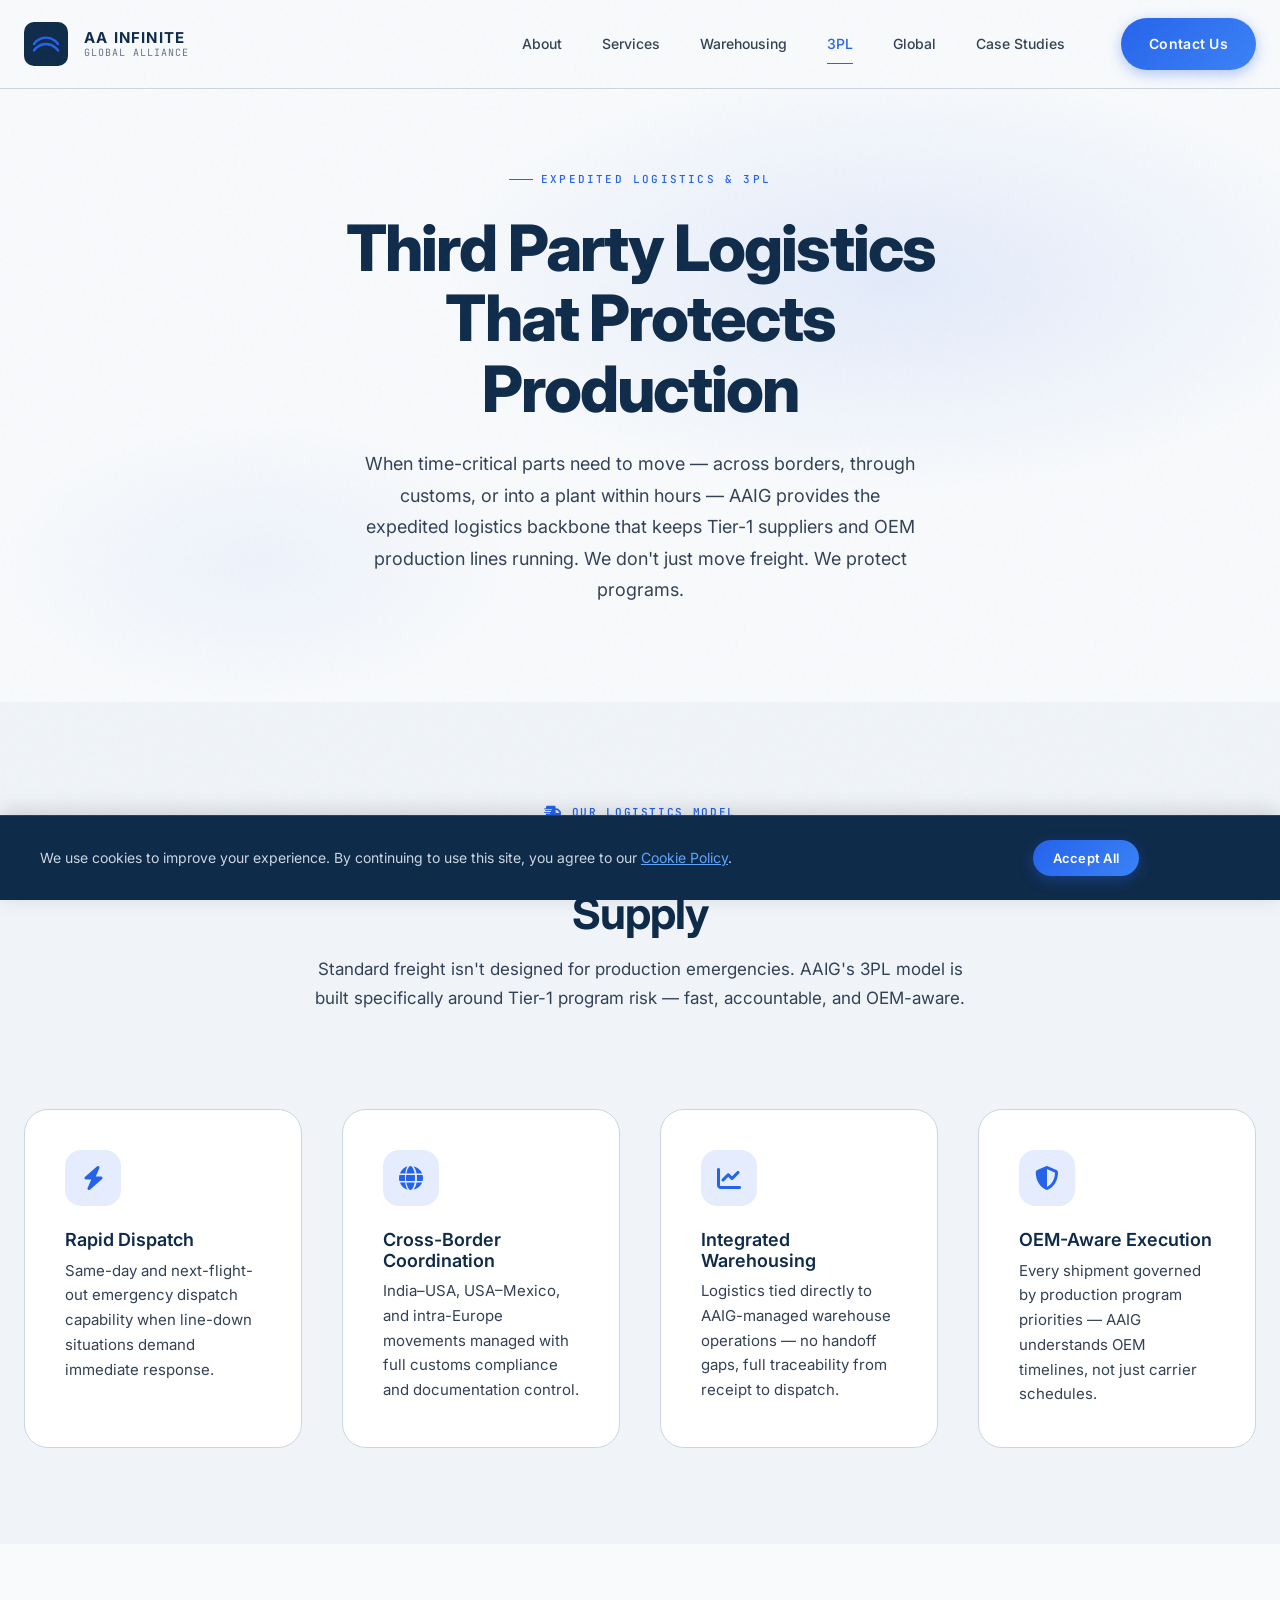
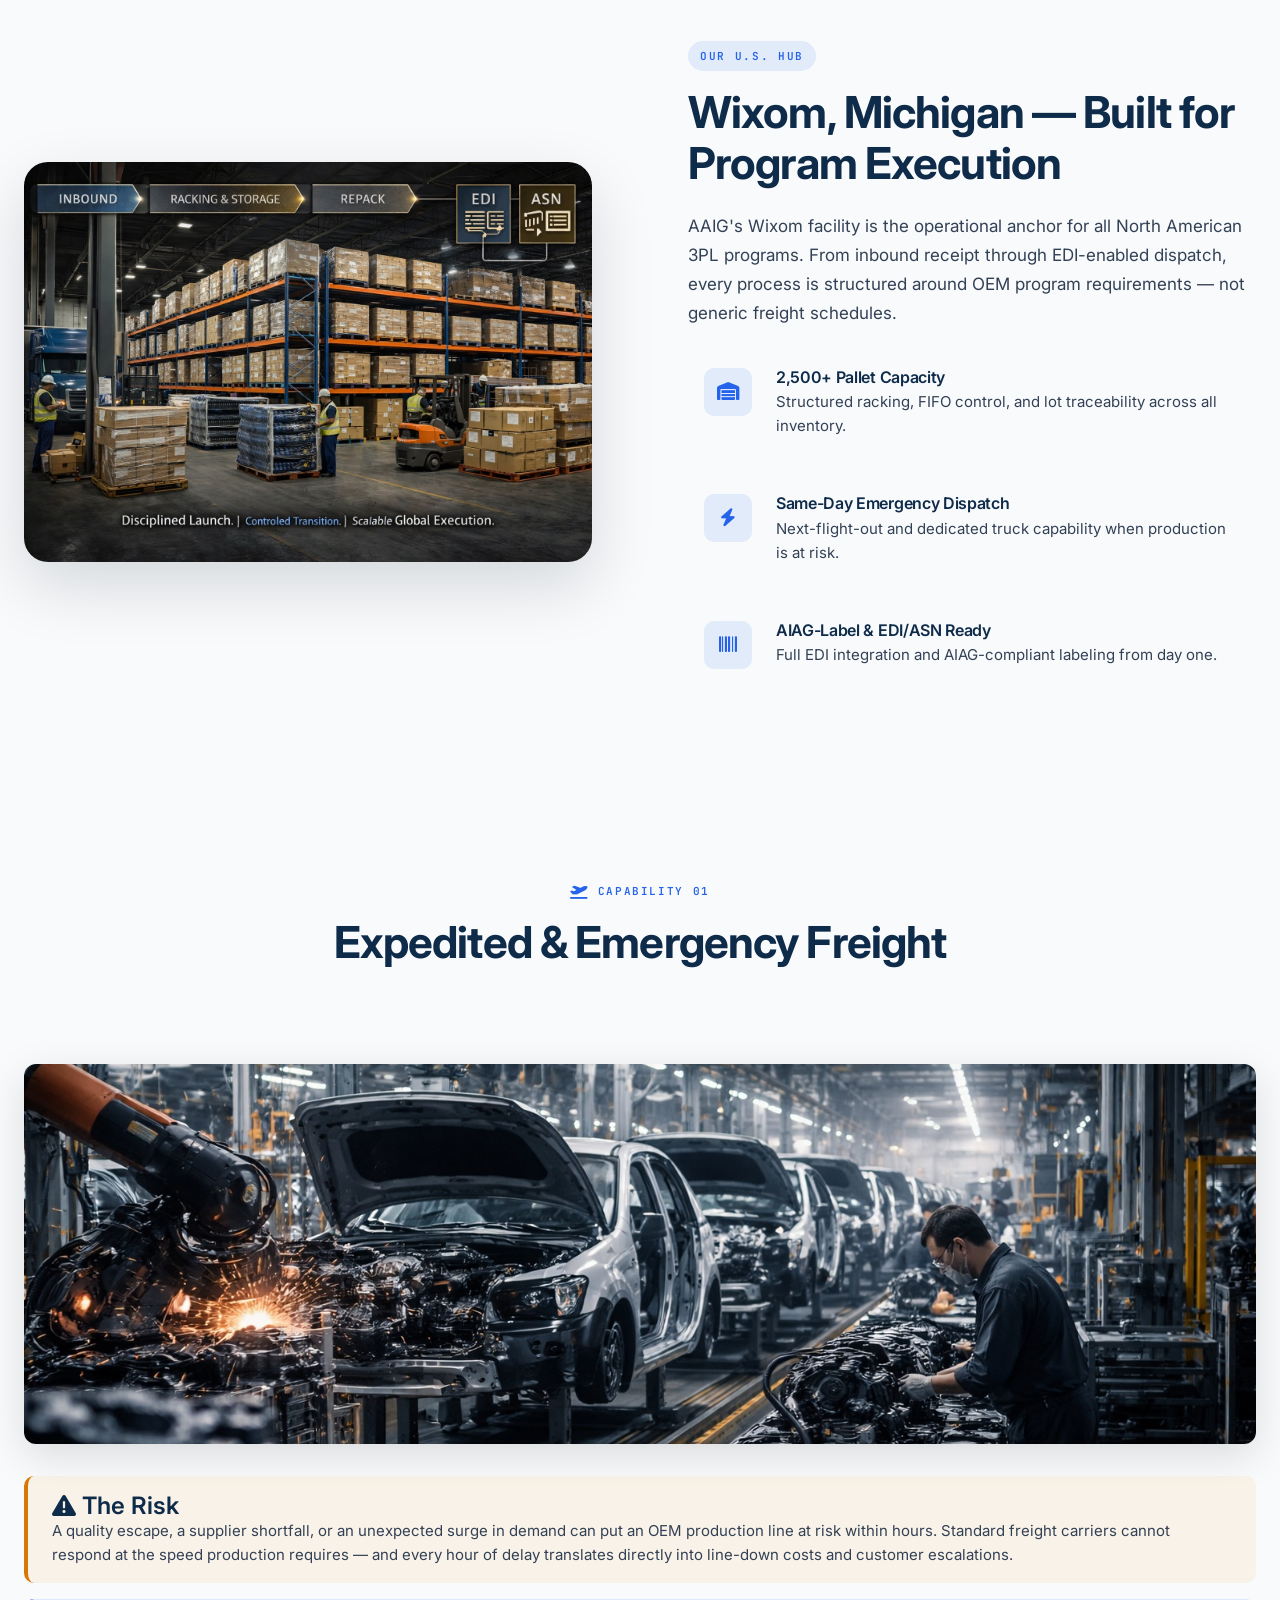
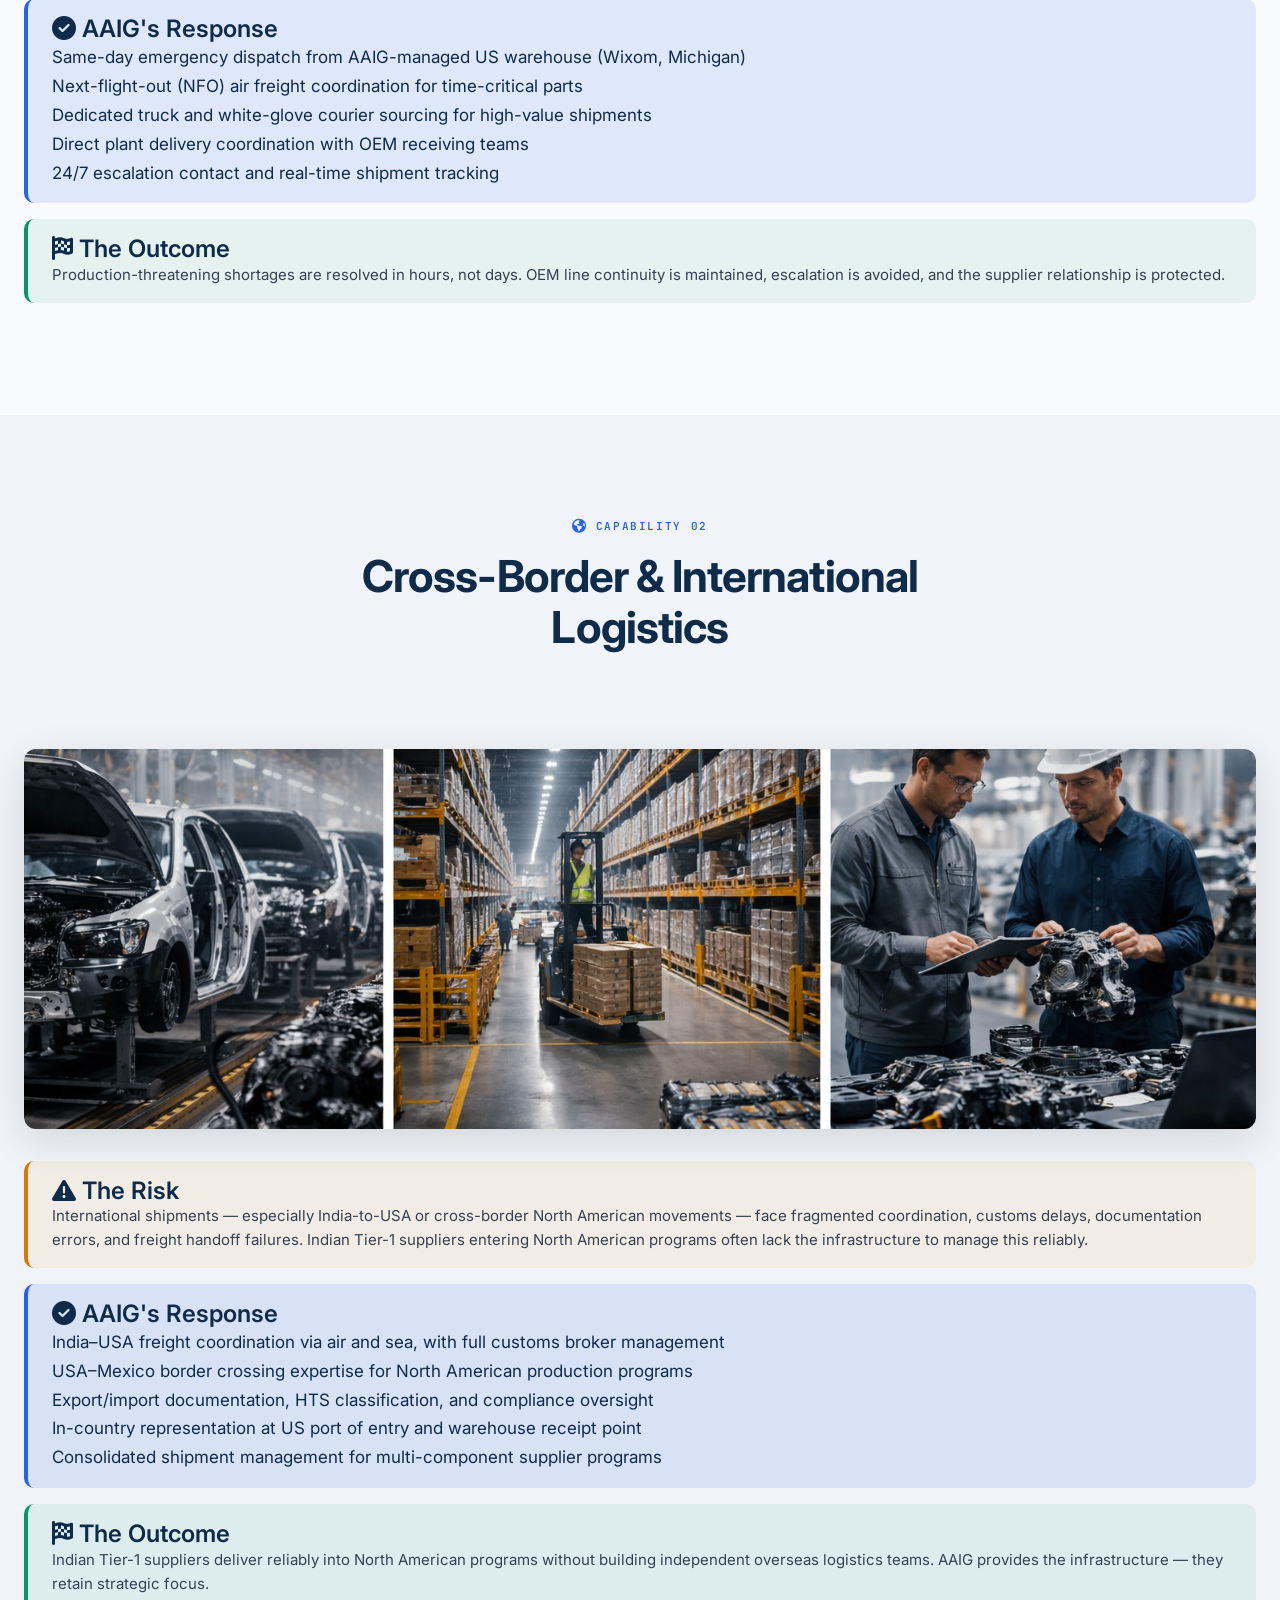
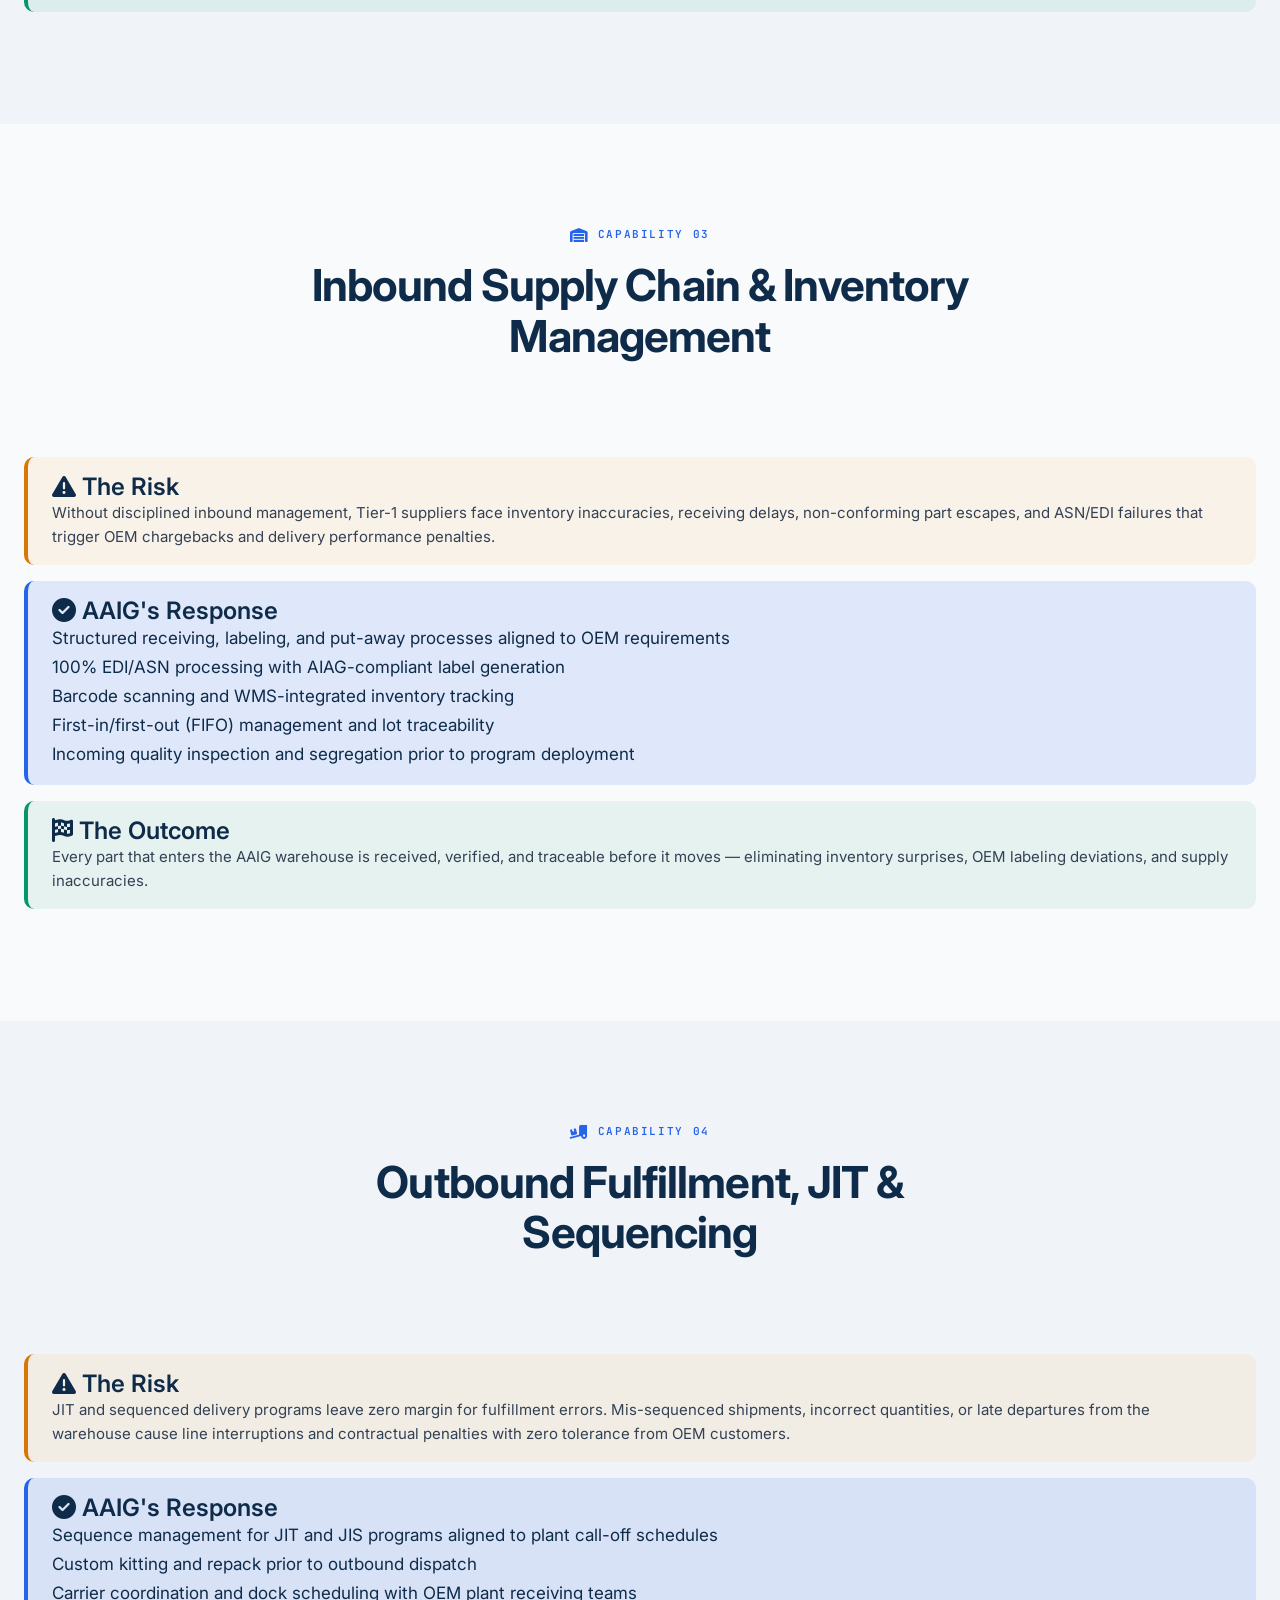
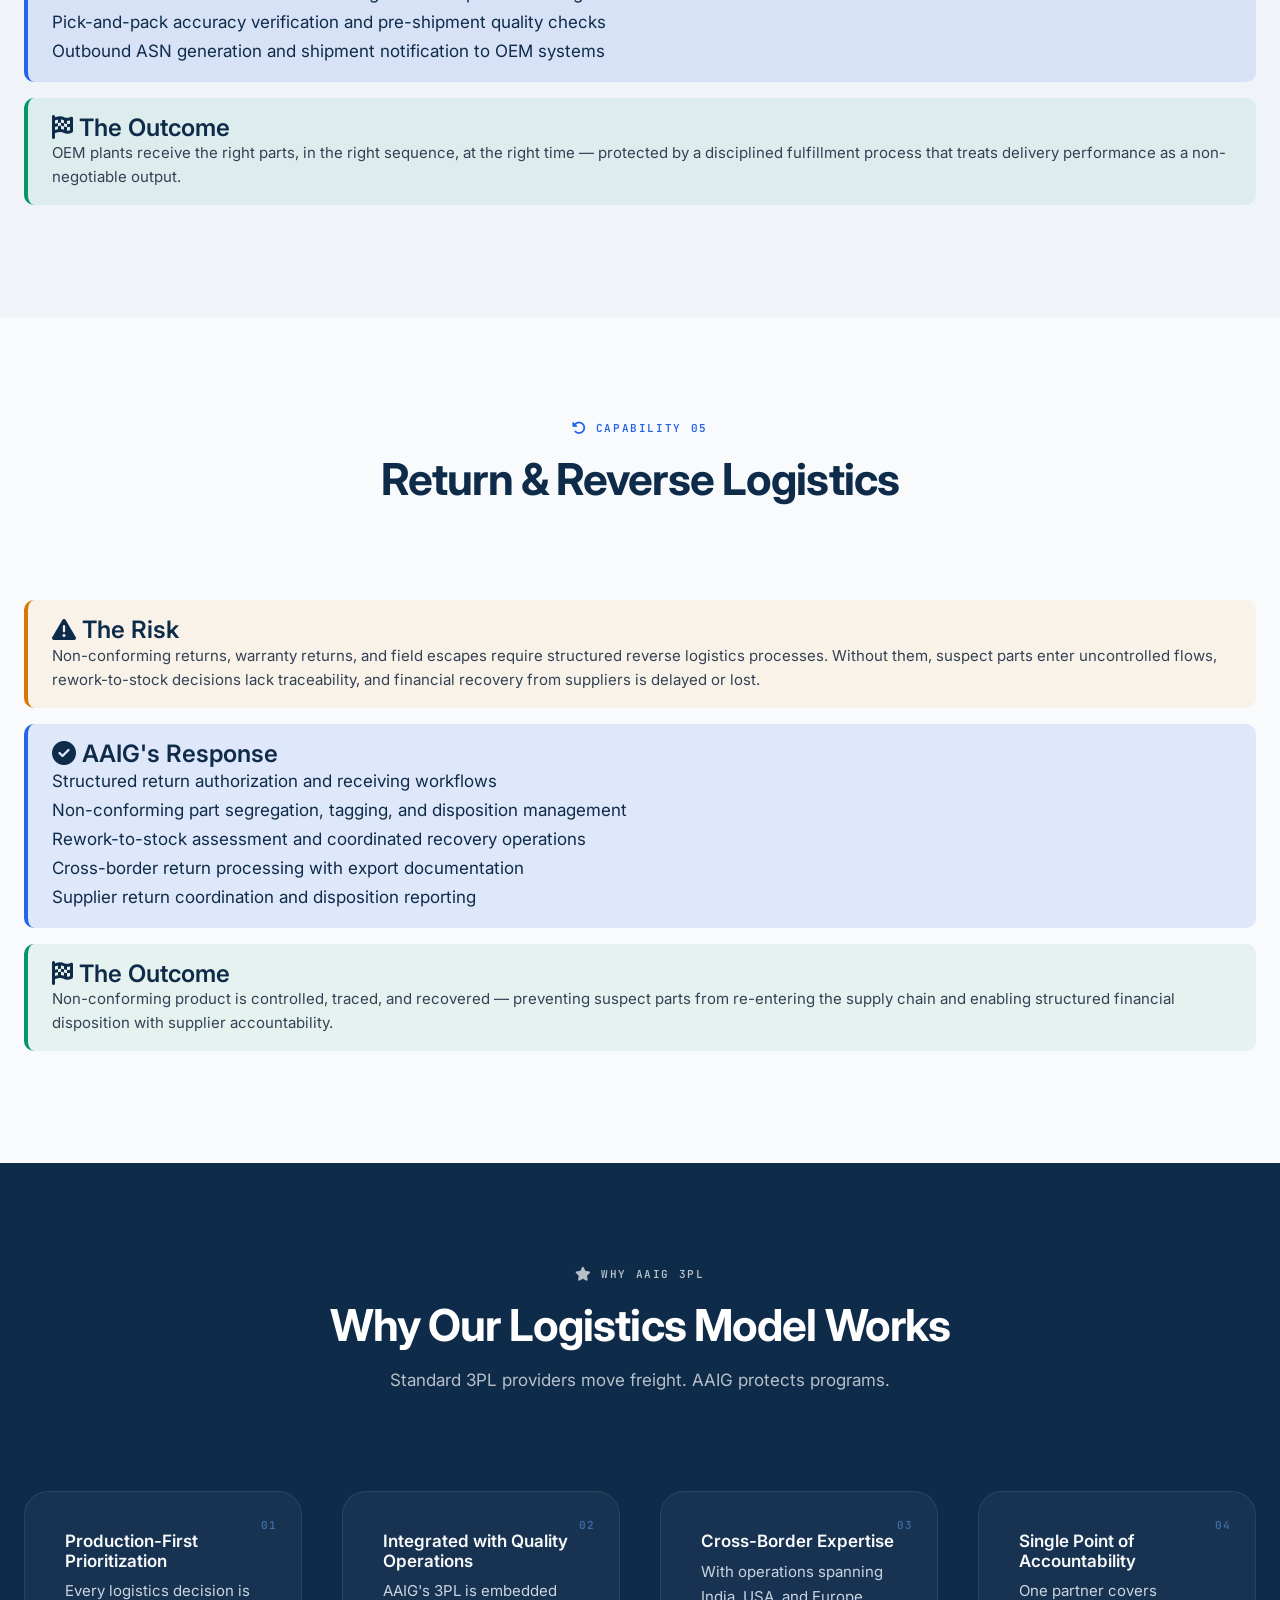
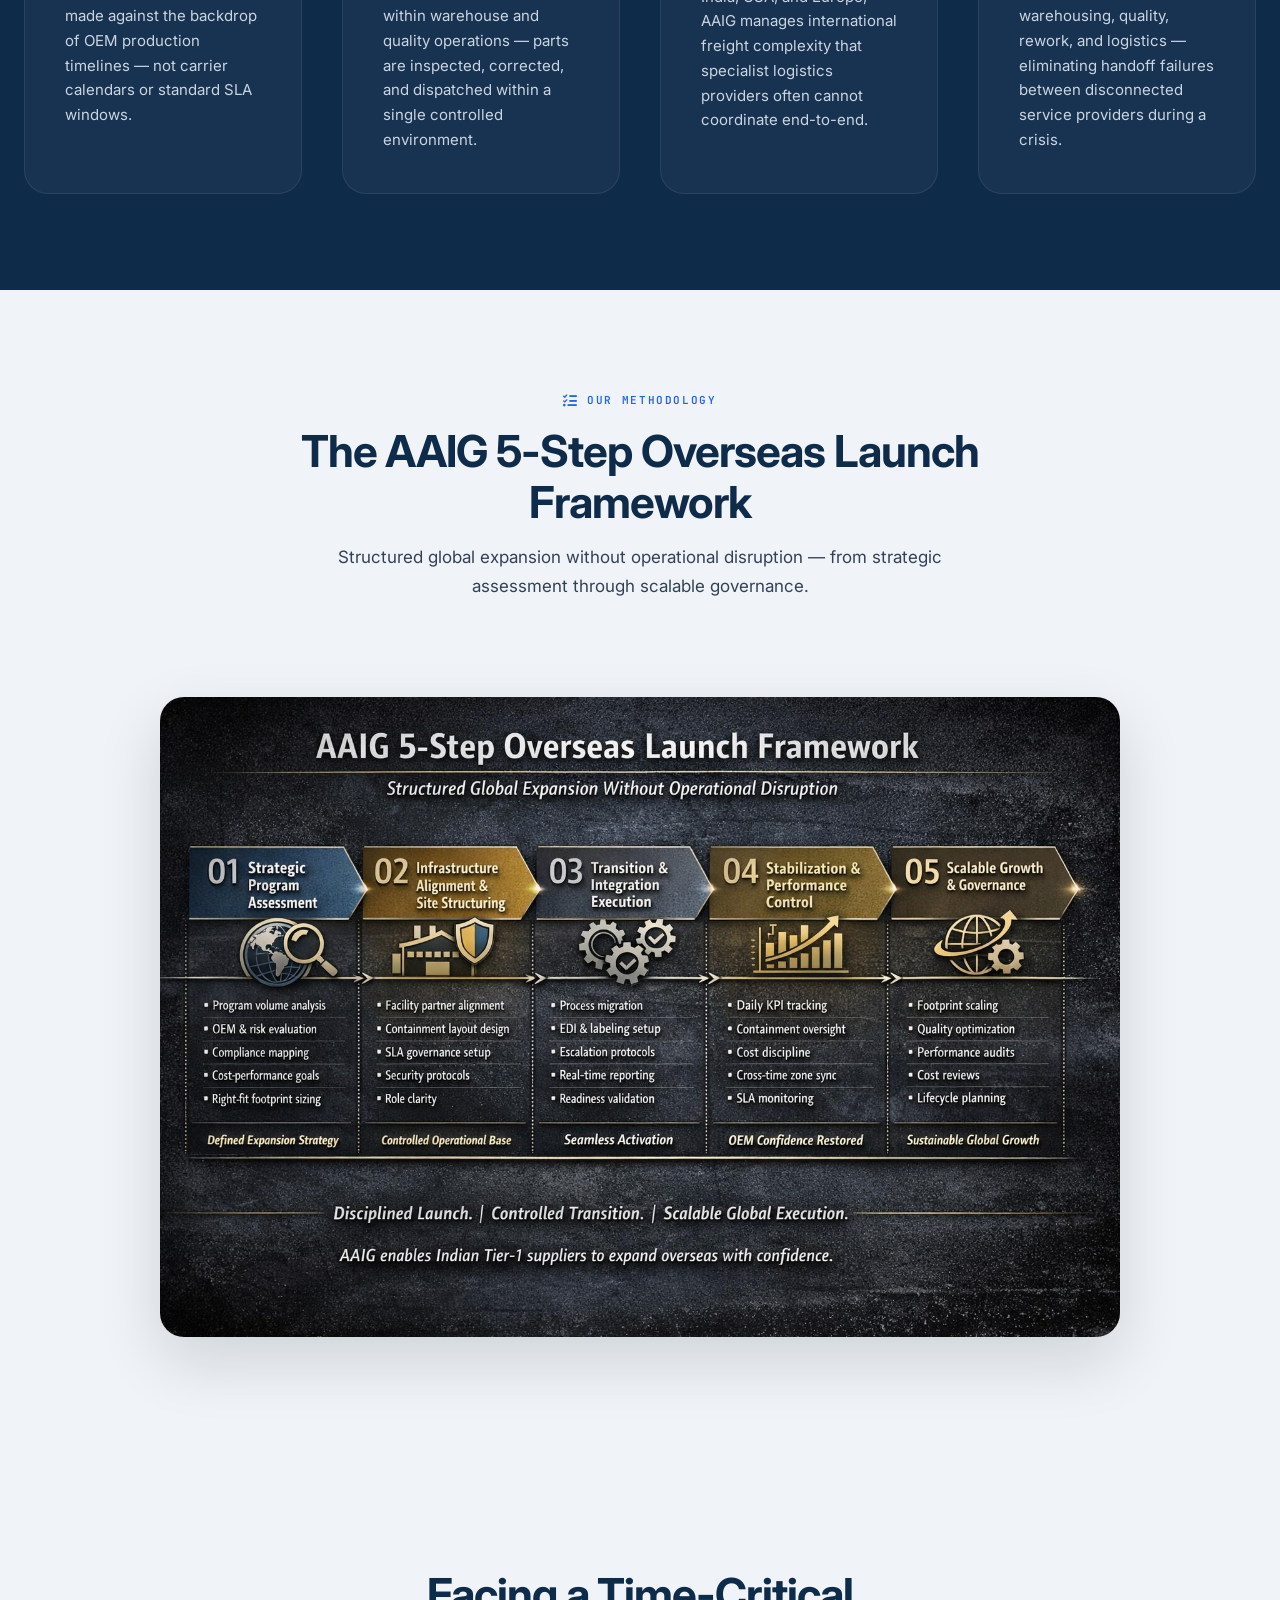
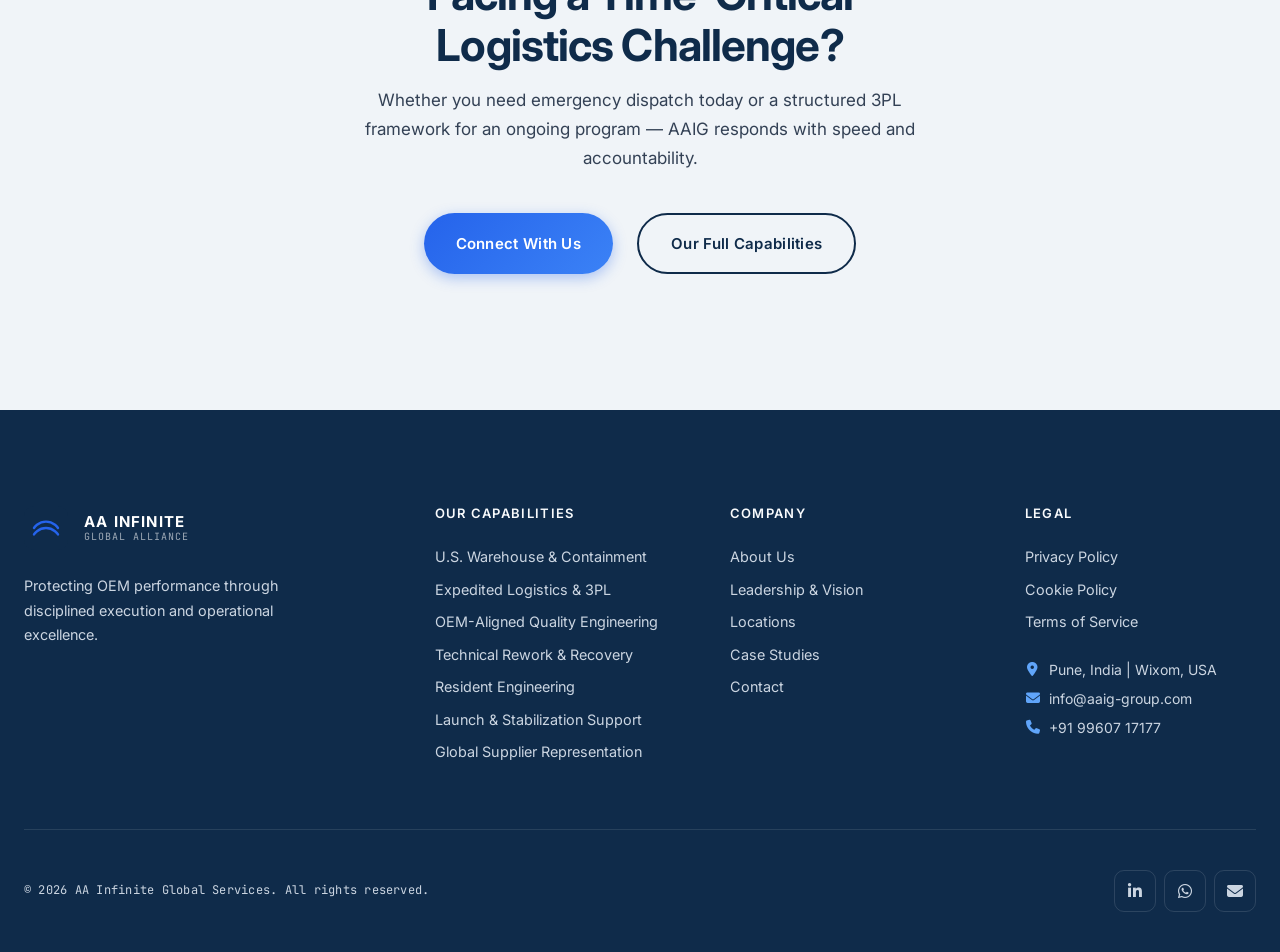
<file: 3pl.html>
<!DOCTYPE html>
<html lang="en">
<head>
  <meta charset="UTF-8">
  <meta name="viewport" content="width=device-width, initial-scale=1.0">
  <title>Third Party Logistics (3PL) — AA Infinite Global Services</title>
  <meta name="description" content="AAIG provides expedited 3PL and logistics solutions for Tier-1 automotive suppliers — emergency freight, cross-border coordination, warehousing, and time-critical supply chain support that protects OEM production.">
  
  <!-- Open Graph / Social -->
  <meta property="og:type" content="website">
  <meta property="og:title" content="Third Party Logistics (3PL) — AA Infinite Global Services">
  <meta property="og:description" content="AAIG provides expedited 3PL and logistics solutions for Tier-1 automotive suppliers — emergency freight, cross-border coordination, warehousing, and time-critical supply chain support.">
  <meta property="og:url" content="https://www.aaig-group.com/3pl.html">
  <meta property="og:site_name" content="AA Infinite Global Alliance">
  <meta name="twitter:card" content="summary_large_image">
  <meta name="twitter:title" content="Third Party Logistics (3PL) — AA Infinite Global Services">
  
  <!-- Favicon -->
  <link rel="icon" type="image/svg+xml" href="data:image/svg+xml,<svg xmlns='http://www.w3.org/2000/svg' viewBox='0 0 100 100'><rect fill='%230f2b4a' width='100' height='100'/><path d='M20 50C20 50 30 35 50 35C70 35 80 50 80 50M20 65C20 65 30 50 50 50C70 50 80 65 80 65' stroke='%232563eb' stroke-width='6' stroke-linecap='round' fill='none'/></svg>">
  
  <!-- Google Fonts -->
  <link rel="preconnect" href="https://fonts.googleapis.com">
  <link rel="preconnect" href="https://fonts.gstatic.com" crossorigin>
  <link href="https://fonts.googleapis.com/css2?family=Inter:wght@300;400;500;600;700;800&family=JetBrains+Mono:wght@400;500&display=swap" rel="stylesheet">
  
  <!-- Font Awesome -->
  <link rel="stylesheet" href="https://cdnjs.cloudflare.com/ajax/libs/font-awesome/6.5.0/css/all.min.css">
  
  <!-- Custom Styles -->
  <link rel="stylesheet" href="css/base.css?v=20260219">
  <link rel="stylesheet" href="css/home.css?v=20260219">
  <link rel="stylesheet" href="css/pages.css?v=20260219">
  <link rel="stylesheet" href="css/warehousing.css?v=20260219">
  <link rel="stylesheet" href="css/services.css?v=20260219">
  <link rel="stylesheet" href="css/additions.css?v=20260219">
</head>
<body>

  <!-- Skip to content for accessibility -->
  <a href="#main-content" class="skip-link">Skip to main content</a>

  <!-- ==================== HEADER ==================== -->
  <header class="header">
    <div class="container">
      <div class="header__inner">
        <a href="index.html" class="logo" aria-label="AA Infinite Home">
          <span class="logo__icon">
            <svg viewBox="0 0 40 40" fill="none" xmlns="http://www.w3.org/2000/svg">
              <path d="M5 20C5 20 10 12 20 12C30 12 35 20 35 20" stroke="currentColor" stroke-width="3" stroke-linecap="round"/>
              <path d="M5 28C5 28 10 20 20 20C30 20 35 28 35 28" stroke="currentColor" stroke-width="3" stroke-linecap="round"/>
            </svg>
          </span>
          <span class="logo__text">
            <span class="logo__name">AA INFINITE</span>
            <span class="logo__tagline">Global Alliance</span>
          </span>
        </a>
        
        <nav class="nav" aria-label="Main navigation">
          <a href="about.html" class="nav__link">About</a>
          <a href="services.html" class="nav__link">Services</a>
          <a href="warehousing.html" class="nav__link">Warehousing</a>
          <a href="3pl.html" class="nav__link nav__link--active">3PL</a>
          <a href="global.html" class="nav__link">Global</a>
          <a href="case-studies.html" class="nav__link">Case Studies</a>
          <a href="index.html#contact" class="btn btn--primary nav__cta">Contact Us</a>
        </nav>
        
        <button class="menu-toggle" id="menuToggle" aria-label="Toggle menu" aria-expanded="false">
          <i class="fa-solid fa-bars"></i>
        </button>
      </div>
    </div>
    
    <nav class="mobile-nav" id="mobileNav" aria-label="Mobile navigation">
      <a href="about.html" class="mobile-nav__link">About</a>
      <a href="services.html" class="mobile-nav__link">Services</a>
      <a href="warehousing.html" class="mobile-nav__link">Warehousing</a>
      <a href="3pl.html" class="mobile-nav__link mobile-nav__link--active">3PL</a>
      <a href="global.html" class="mobile-nav__link">Global</a>
      <a href="case-studies.html" class="mobile-nav__link">Case Studies</a>
      <a href="index.html#contact" class="mobile-nav__link">Contact Us</a>
    </nav>
  </header>

  <main id="main-content">

    <!-- ==================== PAGE HERO ==================== -->
    <section class="page-hero">
      <div class="container">
        <div class="page-hero__content">
          <span class="page-hero__label">Expedited Logistics &amp; 3PL</span>
          <h1 class="page-hero__title">Third Party Logistics That Protects Production</h1>
          <p class="page-hero__description">When time-critical parts need to move — across borders, through customs, or into a plant within hours — AAIG provides the expedited logistics backbone that keeps Tier-1 suppliers and OEM production lines running. We don't just move freight. We protect programs.</p>
        </div>
      </div>
    </section>

    <!-- ==================== HOW WE SUPPORT ==================== -->
    <section class="section section--warm">
      <div class="container">
        <div class="section-intro fade-in">
          <span class="section-tag"><i class="fa-solid fa-truck-fast"></i> Our Logistics Model</span>
          <h2>Built for Time-Critical Automotive Supply</h2>
          <p class="section-sub">Standard freight isn't designed for production emergencies. AAIG's 3PL model is built specifically around Tier-1 program risk — fast, accountable, and OEM-aware.</p>
        </div>

        <div class="card-grid card-grid--4 stagger-children">
          <div class="glass-card fade-in">
            <div class="glass-card__icon"><i class="fa-solid fa-bolt"></i></div>
            <h3>Rapid Dispatch</h3>
            <p>Same-day and next-flight-out emergency dispatch capability when line-down situations demand immediate response.</p>
          </div>
          <div class="glass-card fade-in">
            <div class="glass-card__icon"><i class="fa-solid fa-globe"></i></div>
            <h3>Cross-Border Coordination</h3>
            <p>India–USA, USA–Mexico, and intra-Europe movements managed with full customs compliance and documentation control.</p>
          </div>
          <div class="glass-card fade-in">
            <div class="glass-card__icon"><i class="fa-solid fa-chart-line"></i></div>
            <h3>Integrated Warehousing</h3>
            <p>Logistics tied directly to AAIG-managed warehouse operations — no handoff gaps, full traceability from receipt to dispatch.</p>
          </div>
          <div class="glass-card fade-in">
            <div class="glass-card__icon"><i class="fa-solid fa-shield-halved"></i></div>
            <h3>OEM-Aware Execution</h3>
            <p>Every shipment governed by production program priorities — AAIG understands OEM timelines, not just carrier schedules.</p>
          </div>
        </div>
      </div>
    </section>

    <!-- ==================== WIXOM FACILITY VISUAL ==================== -->
    <section class="section">
      <div class="container">
        <div class="content-grid">
          <div class="content-grid__image fade-in">
            <img loading="lazy" src="IMAGES/aaig-warehouse.jpg" alt="AAIG Wixom Michigan warehouse — inbound, racking, EDI and ASN dispatch">
          </div>
          <div class="content-grid__text fade-in">
            <span class="section-label">Our U.S. Hub</span>
            <h2>Wixom, Michigan — Built for Program Execution</h2>
            <p>AAIG's Wixom facility is the operational anchor for all North American 3PL programs. From inbound receipt through EDI-enabled dispatch, every process is structured around OEM program requirements — not generic freight schedules.</p>
            <div class="service-features" style="margin-top:1.5rem">
              <div class="service-feature">
                <i class="fa-solid fa-warehouse"></i>
                <div>
                  <h4>2,500+ Pallet Capacity</h4>
                  <p>Structured racking, FIFO control, and lot traceability across all inventory.</p>
                </div>
              </div>
              <div class="service-feature">
                <i class="fa-solid fa-bolt"></i>
                <div>
                  <h4>Same-Day Emergency Dispatch</h4>
                  <p>Next-flight-out and dedicated truck capability when production is at risk.</p>
                </div>
              </div>
              <div class="service-feature">
                <i class="fa-solid fa-barcode"></i>
                <div>
                  <h4>AIAG-Label & EDI/ASN Ready</h4>
                  <p>Full EDI integration and AIAG-compliant labeling from day one.</p>
                </div>
              </div>
            </div>
          </div>
        </div>
      </div>
    </section>

    <!-- ==================== SERVICE: EXPEDITED FREIGHT ==================== -->
    <section class="section" id="expedited">
      <div class="container">
        <div class="section-intro fade-in">
          <span class="section-tag"><i class="fa-solid fa-plane-departure"></i> Capability 01</span>
          <h2>Expedited &amp; Emergency Freight</h2>
        </div>

        <div class="fade-in" style="margin-bottom:2rem;">
          <img loading="lazy" src="IMAGES/aaig-assembly-line.jpg" alt="AAIG rapid dispatch — assembly line production continuity" style="width:100%; border-radius:12px; max-height:380px; object-fit:cover; box-shadow:0 12px 40px rgba(0,0,0,0.12);">
        </div>

        <div class="service-risk-block fade-in">
          <h3><i class="fa-solid fa-triangle-exclamation"></i> The Risk</h3>
          <p>A quality escape, a supplier shortfall, or an unexpected surge in demand can put an OEM production line at risk within hours. Standard freight carriers cannot respond at the speed production requires — and every hour of delay translates directly into line-down costs and customer escalations.</p>
        </div>

        <div class="service-response-block fade-in">
          <h3><i class="fa-solid fa-check-circle"></i> AAIG's Response</h3>
          <ul>
            <li>Same-day emergency dispatch from AAIG-managed US warehouse (Wixom, Michigan)</li>
            <li>Next-flight-out (NFO) air freight coordination for time-critical parts</li>
            <li>Dedicated truck and white-glove courier sourcing for high-value shipments</li>
            <li>Direct plant delivery coordination with OEM receiving teams</li>
            <li>24/7 escalation contact and real-time shipment tracking</li>
          </ul>
        </div>

        <div class="service-outcome-block fade-in">
          <h3><i class="fa-solid fa-flag-checkered"></i> The Outcome</h3>
          <p>Production-threatening shortages are resolved in hours, not days. OEM line continuity is maintained, escalation is avoided, and the supplier relationship is protected.</p>
        </div>
      </div>
    </section>

    <!-- ==================== SERVICE: CROSS-BORDER LOGISTICS ==================== -->
    <section class="section section--warm" id="cross-border">
      <div class="container">
        <div class="section-intro fade-in">
          <span class="section-tag"><i class="fa-solid fa-earth-americas"></i> Capability 02</span>
          <h2>Cross-Border &amp; International Logistics</h2>
        </div>

        <div class="fade-in" style="margin-bottom:2rem;">
          <img loading="lazy" src="IMAGES/aaig-triptych.jpg" alt="AAIG cross-border logistics — automotive manufacturing and supply chain operations" style="width:100%; border-radius:12px; max-height:380px; object-fit:cover; box-shadow:0 12px 40px rgba(0,0,0,0.12);">
        </div>

        <div class="service-risk-block fade-in">
          <h3><i class="fa-solid fa-triangle-exclamation"></i> The Risk</h3>
          <p>International shipments — especially India-to-USA or cross-border North American movements — face fragmented coordination, customs delays, documentation errors, and freight handoff failures. Indian Tier-1 suppliers entering North American programs often lack the infrastructure to manage this reliably.</p>
        </div>

        <div class="service-response-block fade-in">
          <h3><i class="fa-solid fa-check-circle"></i> AAIG's Response</h3>
          <ul>
            <li>India–USA freight coordination via air and sea, with full customs broker management</li>
            <li>USA–Mexico border crossing expertise for North American production programs</li>
            <li>Export/import documentation, HTS classification, and compliance oversight</li>
            <li>In-country representation at US port of entry and warehouse receipt point</li>
            <li>Consolidated shipment management for multi-component supplier programs</li>
          </ul>
        </div>

        <div class="service-outcome-block fade-in">
          <h3><i class="fa-solid fa-flag-checkered"></i> The Outcome</h3>
          <p>Indian Tier-1 suppliers deliver reliably into North American programs without building independent overseas logistics teams. AAIG provides the infrastructure — they retain strategic focus.</p>
        </div>
      </div>
    </section>

    <!-- ==================== SERVICE: INBOUND SUPPLY CHAIN ==================== -->
    <section class="section" id="inbound">
      <div class="container">
        <div class="section-intro fade-in">
          <span class="section-tag"><i class="fa-solid fa-warehouse"></i> Capability 03</span>
          <h2>Inbound Supply Chain &amp; Inventory Management</h2>
        </div>

        <div class="service-risk-block fade-in">
          <h3><i class="fa-solid fa-triangle-exclamation"></i> The Risk</h3>
          <p>Without disciplined inbound management, Tier-1 suppliers face inventory inaccuracies, receiving delays, non-conforming part escapes, and ASN/EDI failures that trigger OEM chargebacks and delivery performance penalties.</p>
        </div>

        <div class="service-response-block fade-in">
          <h3><i class="fa-solid fa-check-circle"></i> AAIG's Response</h3>
          <ul>
            <li>Structured receiving, labeling, and put-away processes aligned to OEM requirements</li>
            <li>100% EDI/ASN processing with AIAG-compliant label generation</li>
            <li>Barcode scanning and WMS-integrated inventory tracking</li>
            <li>First-in/first-out (FIFO) management and lot traceability</li>
            <li>Incoming quality inspection and segregation prior to program deployment</li>
          </ul>
        </div>

        <div class="service-outcome-block fade-in">
          <h3><i class="fa-solid fa-flag-checkered"></i> The Outcome</h3>
          <p>Every part that enters the AAIG warehouse is received, verified, and traceable before it moves — eliminating inventory surprises, OEM labeling deviations, and supply inaccuracies.</p>
        </div>
      </div>
    </section>

    <!-- ==================== SERVICE: OUTBOUND & SEQUENCING ==================== -->
    <section class="section section--warm" id="outbound">
      <div class="container">
        <div class="section-intro fade-in">
          <span class="section-tag"><i class="fa-solid fa-truck-ramp-box"></i> Capability 04</span>
          <h2>Outbound Fulfillment, JIT &amp; Sequencing</h2>
        </div>

        <div class="service-risk-block fade-in">
          <h3><i class="fa-solid fa-triangle-exclamation"></i> The Risk</h3>
          <p>JIT and sequenced delivery programs leave zero margin for fulfillment errors. Mis-sequenced shipments, incorrect quantities, or late departures from the warehouse cause line interruptions and contractual penalties with zero tolerance from OEM customers.</p>
        </div>

        <div class="service-response-block fade-in">
          <h3><i class="fa-solid fa-check-circle"></i> AAIG's Response</h3>
          <ul>
            <li>Sequence management for JIT and JIS programs aligned to plant call-off schedules</li>
            <li>Custom kitting and repack prior to outbound dispatch</li>
            <li>Carrier coordination and dock scheduling with OEM plant receiving teams</li>
            <li>Pick-and-pack accuracy verification and pre-shipment quality checks</li>
            <li>Outbound ASN generation and shipment notification to OEM systems</li>
          </ul>
        </div>

        <div class="service-outcome-block fade-in">
          <h3><i class="fa-solid fa-flag-checkered"></i> The Outcome</h3>
          <p>OEM plants receive the right parts, in the right sequence, at the right time — protected by a disciplined fulfillment process that treats delivery performance as a non-negotiable output.</p>
        </div>
      </div>
    </section>

    <!-- ==================== SERVICE: REVERSE LOGISTICS ==================== -->
    <section class="section" id="reverse">
      <div class="container">
        <div class="section-intro fade-in">
          <span class="section-tag"><i class="fa-solid fa-rotate-left"></i> Capability 05</span>
          <h2>Return &amp; Reverse Logistics</h2>
        </div>

        <div class="service-risk-block fade-in">
          <h3><i class="fa-solid fa-triangle-exclamation"></i> The Risk</h3>
          <p>Non-conforming returns, warranty returns, and field escapes require structured reverse logistics processes. Without them, suspect parts enter uncontrolled flows, rework-to-stock decisions lack traceability, and financial recovery from suppliers is delayed or lost.</p>
        </div>

        <div class="service-response-block fade-in">
          <h3><i class="fa-solid fa-check-circle"></i> AAIG's Response</h3>
          <ul>
            <li>Structured return authorization and receiving workflows</li>
            <li>Non-conforming part segregation, tagging, and disposition management</li>
            <li>Rework-to-stock assessment and coordinated recovery operations</li>
            <li>Cross-border return processing with export documentation</li>
            <li>Supplier return coordination and disposition reporting</li>
          </ul>
        </div>

        <div class="service-outcome-block fade-in">
          <h3><i class="fa-solid fa-flag-checkered"></i> The Outcome</h3>
          <p>Non-conforming product is controlled, traced, and recovered — preventing suspect parts from re-entering the supply chain and enabling structured financial disposition with supplier accountability.</p>
        </div>
      </div>
    </section>

    <!-- ==================== WHY OUR MODEL WORKS ==================== -->
    <section class="section section--ink">
      <div class="container">
        <div class="section-intro fade-in">
          <span class="section-tag" style="color:rgba(255,255,255,0.7)"><i class="fa-solid fa-star"></i> Why AAIG 3PL</span>
          <h2 style="color:white">Why Our Logistics Model Works</h2>
          <p class="section-sub" style="color:rgba(255,255,255,0.7)">Standard 3PL providers move freight. AAIG protects programs.</p>
        </div>

        <div class="card-grid card-grid--4 stagger-children">
          <div class="dark-card fade-in">
            <div class="dark-card__number">01</div>
            <h3>Production-First Prioritization</h3>
            <p>Every logistics decision is made against the backdrop of OEM production timelines — not carrier calendars or standard SLA windows.</p>
          </div>
          <div class="dark-card fade-in">
            <div class="dark-card__number">02</div>
            <h3>Integrated with Quality Operations</h3>
            <p>AAIG's 3PL is embedded within warehouse and quality operations — parts are inspected, corrected, and dispatched within a single controlled environment.</p>
          </div>
          <div class="dark-card fade-in">
            <div class="dark-card__number">03</div>
            <h3>Cross-Border Expertise</h3>
            <p>With operations spanning India, USA, and Europe, AAIG manages international freight complexity that specialist logistics providers often cannot coordinate end-to-end.</p>
          </div>
          <div class="dark-card fade-in">
            <div class="dark-card__number">04</div>
            <h3>Single Point of Accountability</h3>
            <p>One partner covers warehousing, quality, rework, and logistics — eliminating handoff failures between disconnected service providers during a crisis.</p>
          </div>
        </div>
      </div>
    </section>

    <!-- ==================== LAUNCH FRAMEWORK INFOGRAPHIC ==================== -->
    <section class="section section--warm">
      <div class="container">
        <div class="section-intro fade-in">
          <span class="section-tag"><i class="fa-solid fa-list-check"></i> Our Methodology</span>
          <h2>The AAIG 5-Step Overseas Launch Framework</h2>
          <p class="section-sub">Structured global expansion without operational disruption — from strategic assessment through scalable governance.</p>
        </div>
        <div class="fade-in" style="max-width:960px;margin:0 auto;">
          <img loading="lazy" src="IMAGES/aaig-launch-framework.jpg" alt="AAIG 5-Step Overseas Launch Framework: Strategic Assessment, Infrastructure Alignment, Transition Execution, Stabilization, and Scalable Growth" style="width:100%;border-radius:var(--radius-xl);box-shadow:var(--shadow-heavy);display:block;">
        </div>
      </div>
    </section>

    <!-- ==================== CTA ==================== -->
    <section class="section section--warm">
      <div class="container">
        <div class="cta-block fade-in">
          <h2>Facing a Time-Critical Logistics Challenge?</h2>
          <p>Whether you need emergency dispatch today or a structured 3PL framework for an ongoing program — AAIG responds with speed and accountability.</p>
          <div class="cta-block__actions">
            <a href="index.html#contact" class="btn btn--primary btn--lg">Connect With Us</a>
            <a href="services.html" class="btn btn--outline btn--lg">Our Full Capabilities</a>
          </div>
        </div>
      </div>
    </section>

  </main>

  <!-- ==================== FOOTER ==================== -->
  <footer class="footer">
    <div class="container">
      <div class="footer__inner">
        <div class="footer__brand">
          <a href="index.html" class="logo">
            <span class="logo__icon">
              <svg viewBox="0 0 40 40" fill="none" xmlns="http://www.w3.org/2000/svg">
                <path d="M5 20C5 20 10 12 20 12C30 12 35 20 35 20" stroke="currentColor" stroke-width="3" stroke-linecap="round"/>
                <path d="M5 28C5 28 10 20 20 20C30 20 35 28 35 28" stroke="currentColor" stroke-width="3" stroke-linecap="round"/>
              </svg>
            </span>
            <span class="logo__text">
              <span class="logo__name" style="color: white;">AA INFINITE</span>
              <span class="logo__tagline" style="color: rgba(255,255,255,0.6);">Global Alliance</span>
            </span>
          </a>
          <p>Protecting OEM performance through disciplined execution and operational excellence.</p>
        </div>
        
        <div class="footer__col">
          <h4 class="footer__title">Our Capabilities</h4>
          <nav class="footer__links">
            <a href="warehousing.html" class="footer__link">U.S. Warehouse &amp; Containment</a>
            <a href="3pl.html" class="footer__link">Expedited Logistics &amp; 3PL</a>
            <a href="services.html#quality" class="footer__link">OEM-Aligned Quality Engineering</a>
            <a href="services.html#rework" class="footer__link">Technical Rework &amp; Recovery</a>
            <a href="services.html#resident" class="footer__link">Resident Engineering</a>
            <a href="services.html#launch" class="footer__link">Launch &amp; Stabilization Support</a>
            <a href="services.html#global" class="footer__link">Global Supplier Representation</a>
          </nav>
        </div>
        
        <div class="footer__col">
          <h4 class="footer__title">Company</h4>
          <nav class="footer__links">
            <a href="about.html" class="footer__link">About Us</a>
            <a href="about.html#leadership" class="footer__link">Leadership &amp; Vision</a>
            <a href="global.html" class="footer__link">Locations</a>
            <a href="case-studies.html" class="footer__link">Case Studies</a>
            <a href="index.html#contact" class="footer__link">Contact</a>
          </nav>
        </div>
        
        <div class="footer__col">
          <h4 class="footer__title">Legal</h4>
          <nav class="footer__links">
            <a href="privacy-policy.html" class="footer__link">Privacy Policy</a>
            <a href="privacy-policy.html#cookies" class="footer__link">Cookie Policy</a>
            <a href="privacy-policy.html#terms" class="footer__link">Terms of Service</a>
          </nav>
          <div class="footer__contact-block" style="margin-top:1.5rem">
            <p><i class="fa-solid fa-location-dot"></i> Pune, India | Wixom, USA</p>
            <p><i class="fa-solid fa-envelope"></i> <a href="mailto:info@aaig-group.com" style="color:inherit">info@aaig-group.com</a></p>
            <p><i class="fa-solid fa-phone"></i> <a href="tel:+919960717177" style="color:inherit">+91 99607 17177</a></p>
          </div>
        </div>
      </div>
      
      <div class="footer__bottom">
        <p>© 2026 AA Infinite Global Services. All rights reserved.</p>
        <div class="footer__social">
          <a href="https://www.linkedin.com/company/aa-infinite-global-services" target="_blank" rel="noopener noreferrer" aria-label="LinkedIn"><i class="fa-brands fa-linkedin-in"></i></a>
          <a href="https://wa.me/qr/UAIEHYSWJOCOJ1" target="_blank" rel="noopener noreferrer" aria-label="WhatsApp"><i class="fa-brands fa-whatsapp"></i></a>
          <a href="mailto:info@aaig-group.com" aria-label="Email"><i class="fa-solid fa-envelope"></i></a>
        </div>
      </div>
    </div>
  </footer>

  <script src="script.js"></script>
  
  <!-- Sticky Mobile CTA -->
  <div class="mobile-sticky-cta">
    <div class="mobile-sticky-cta__inner">
      <a href="tel:+919960717177" class="btn btn--call"><i class="fa-solid fa-phone"></i> Call Now</a>
      <a href="index.html#contact" class="btn btn--primary"><i class="fa-solid fa-paper-plane"></i> Contact Us</a>
    </div>
  </div>
</body>
</html>
</file>
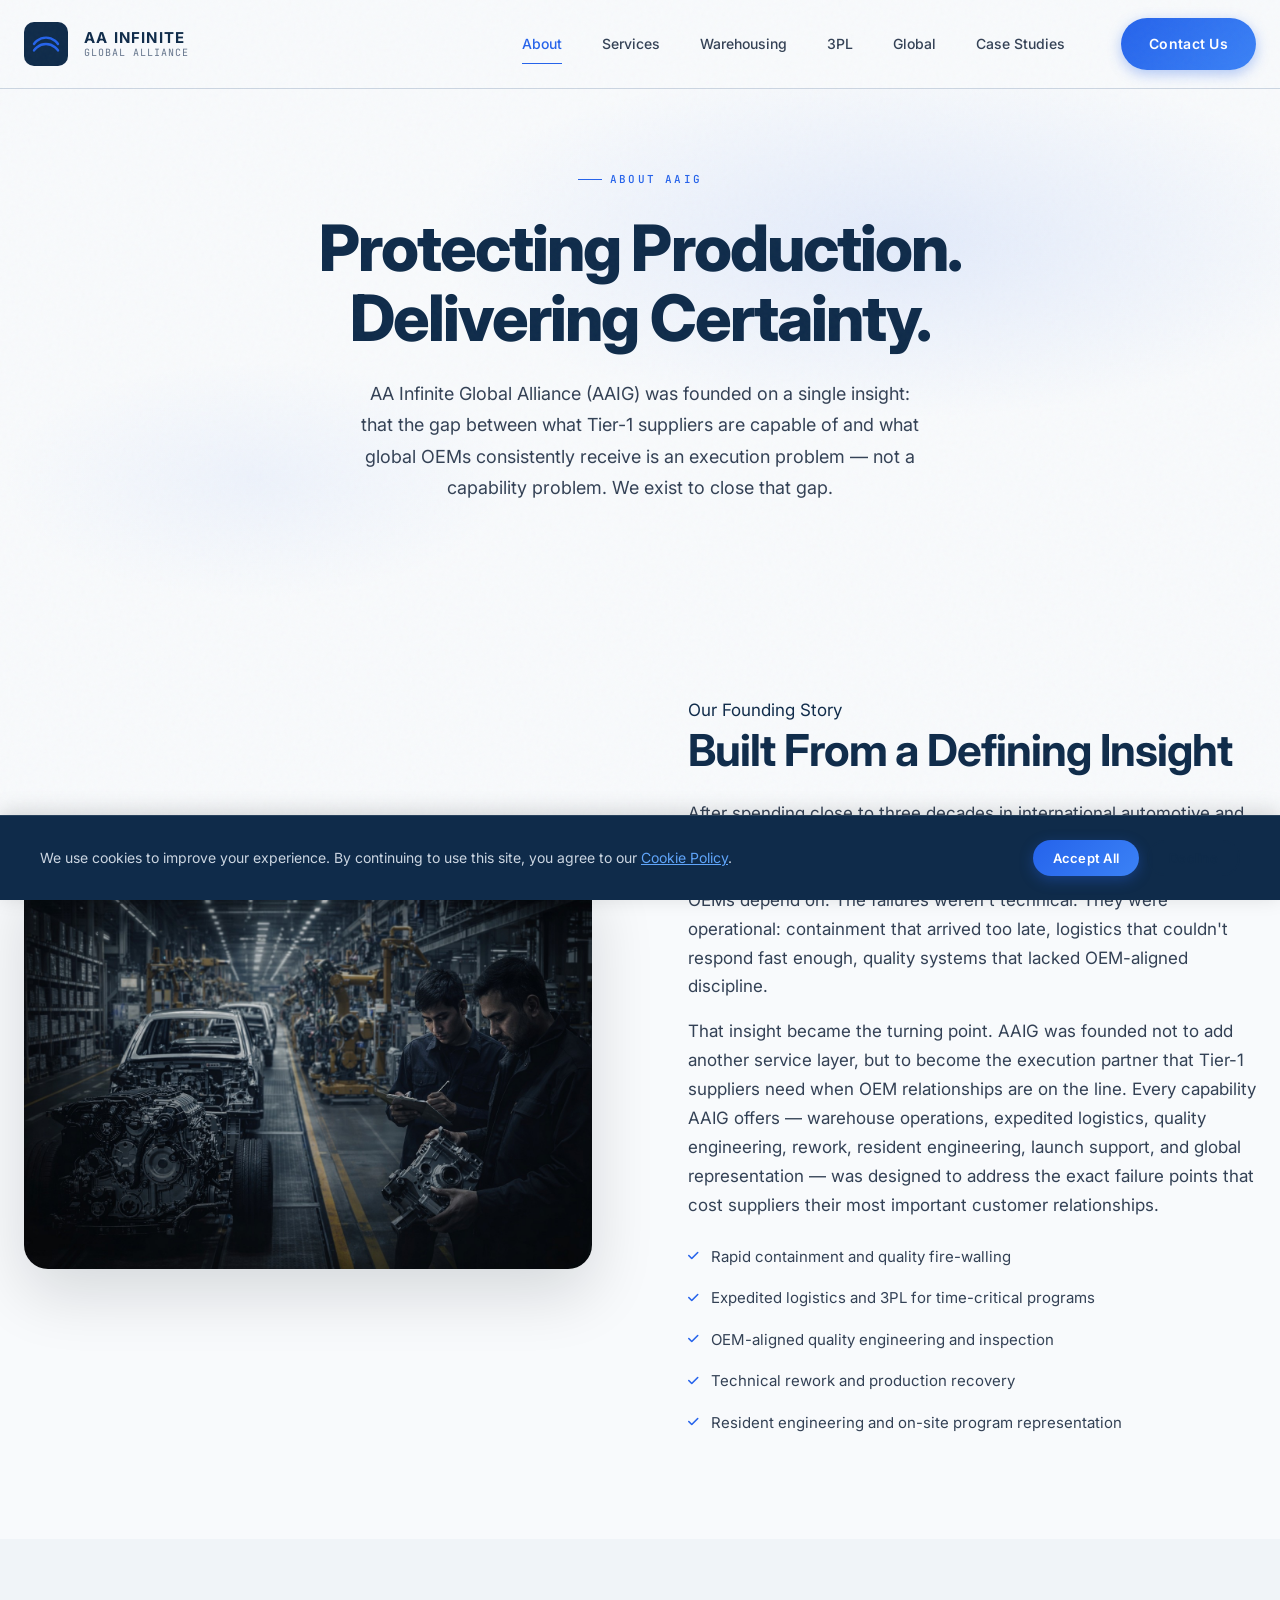
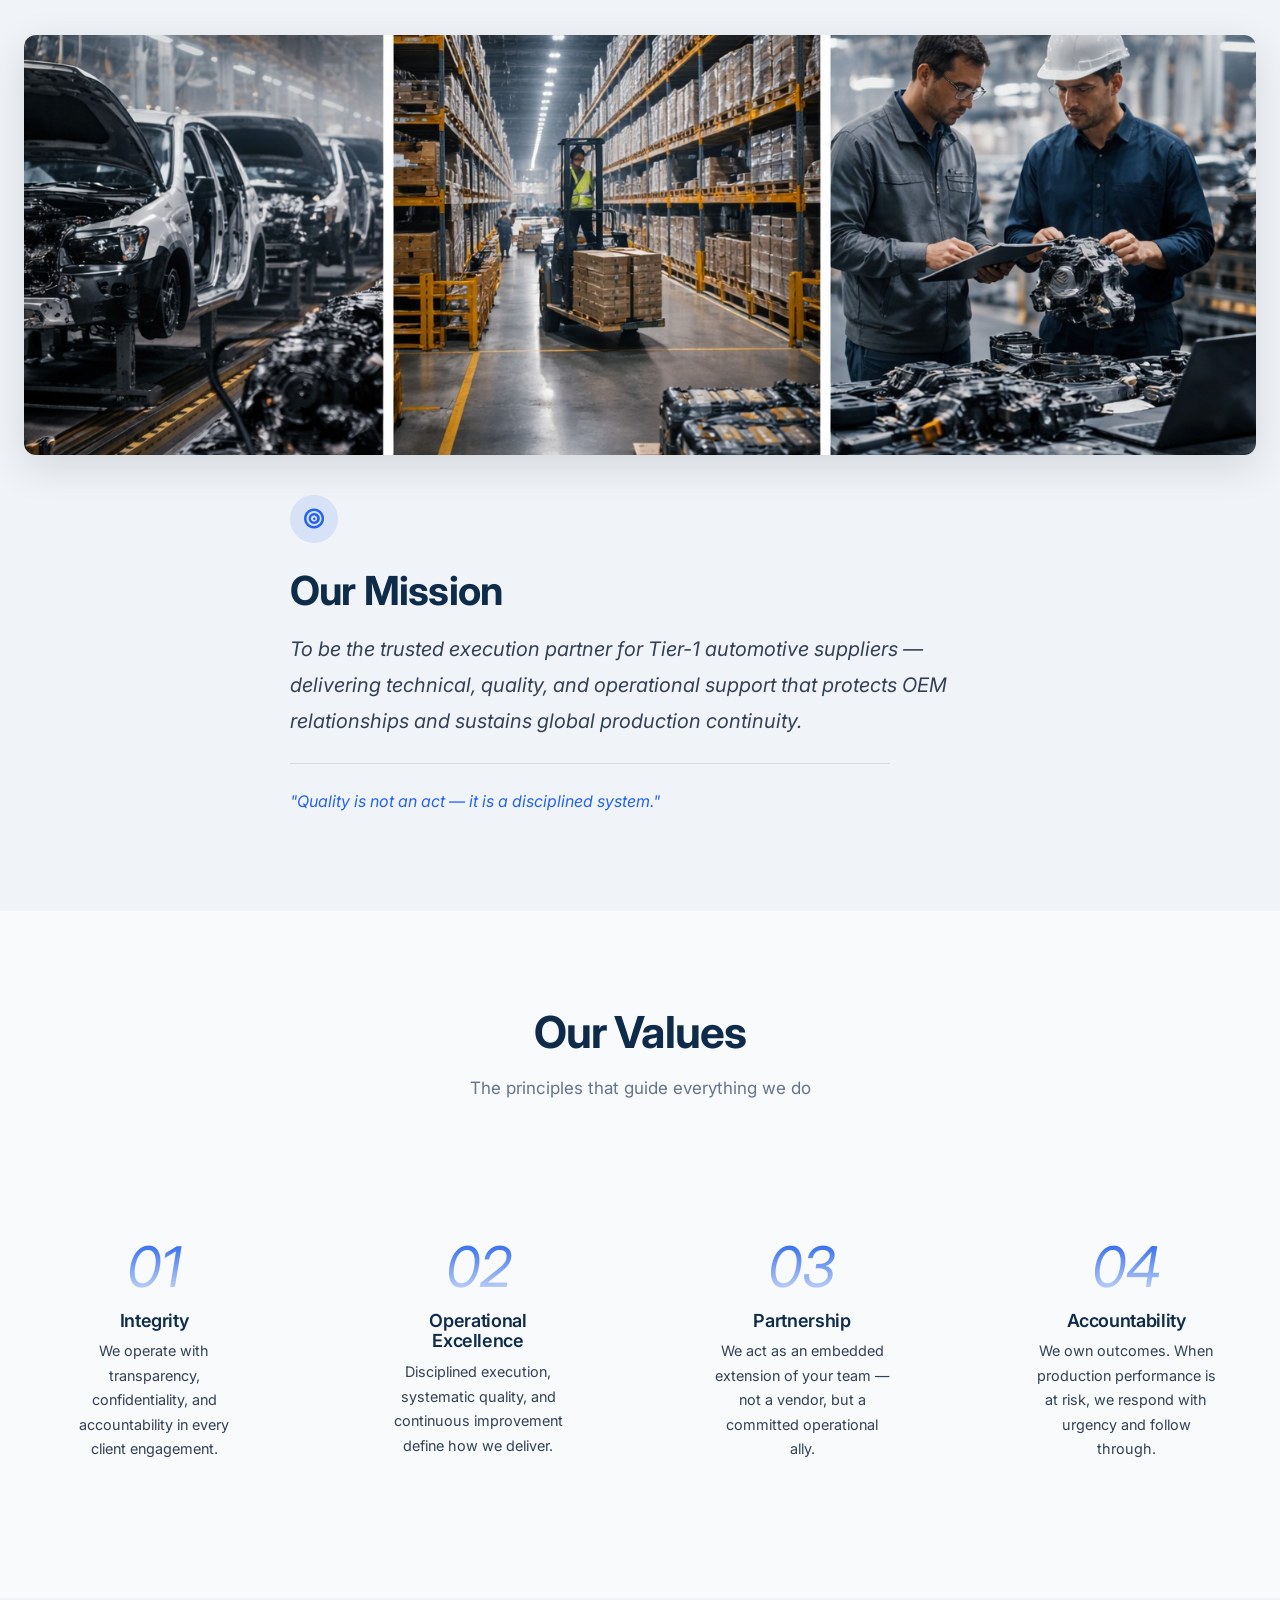
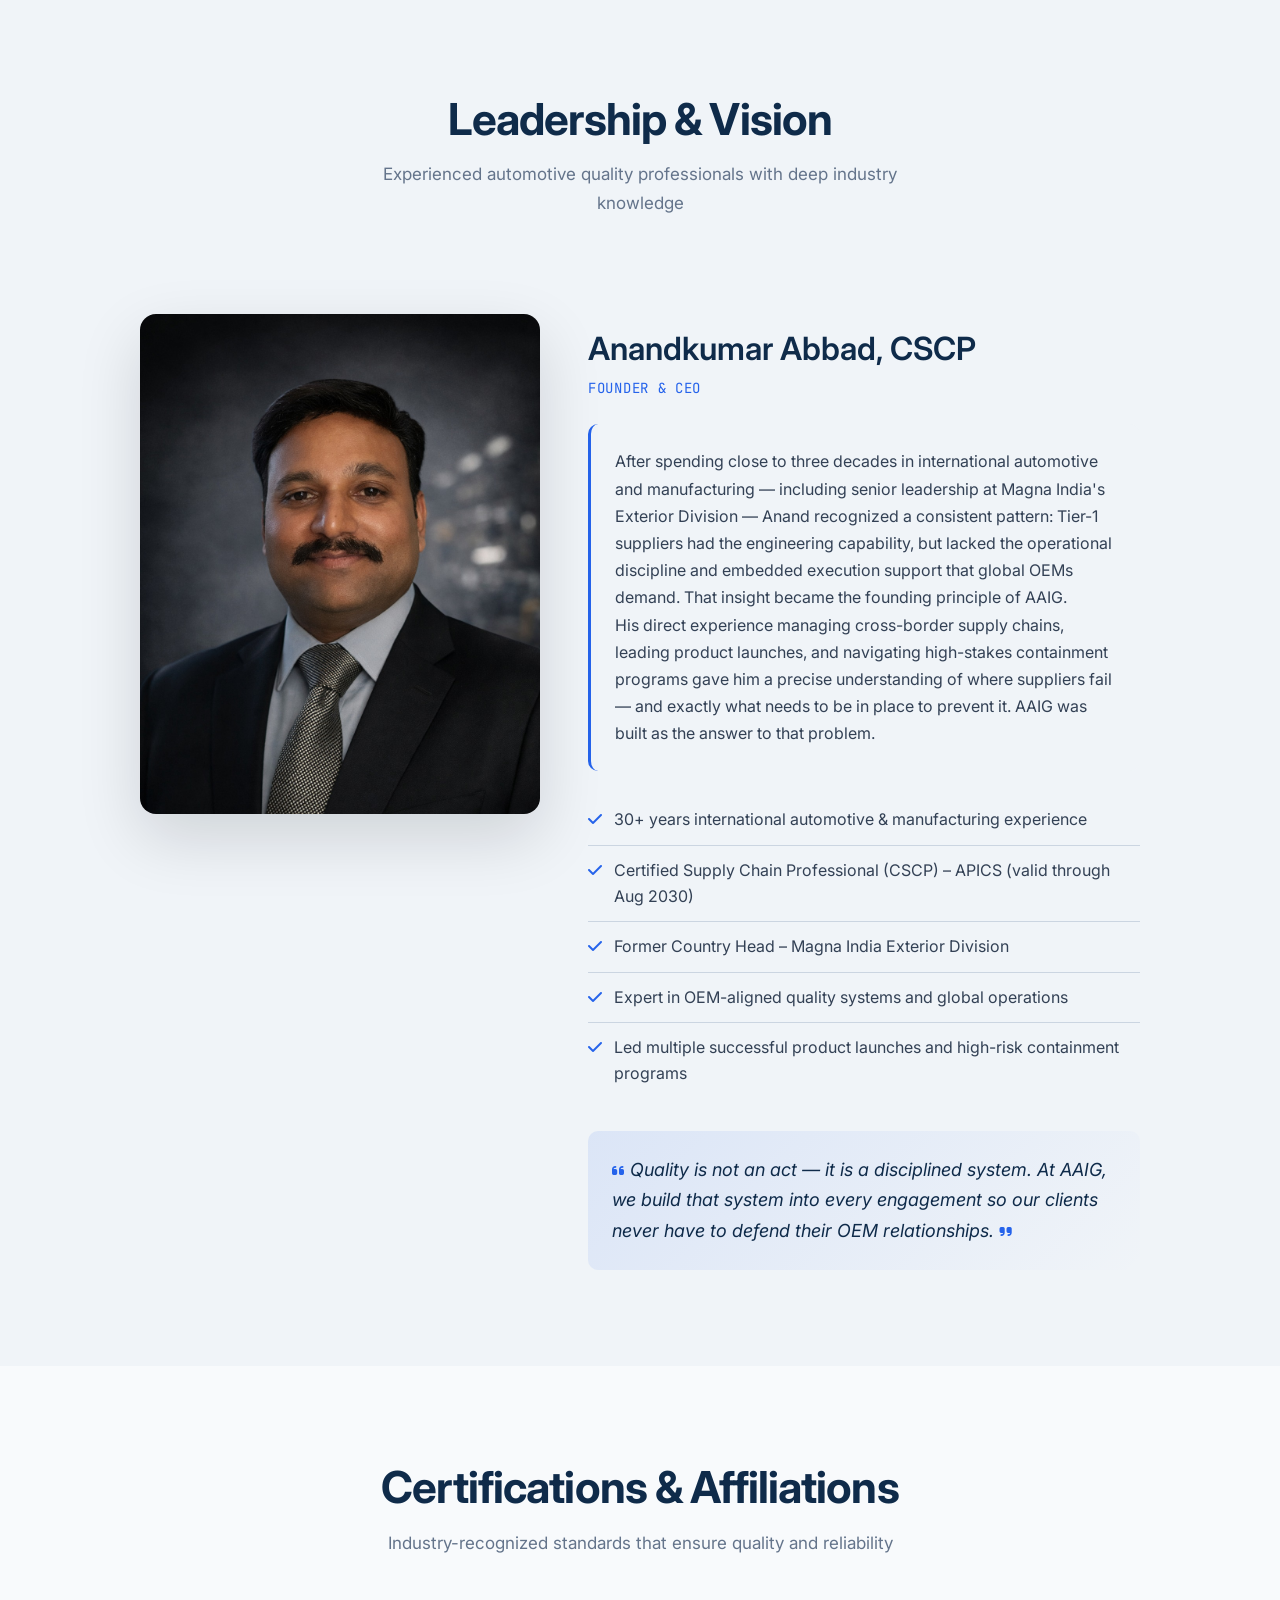
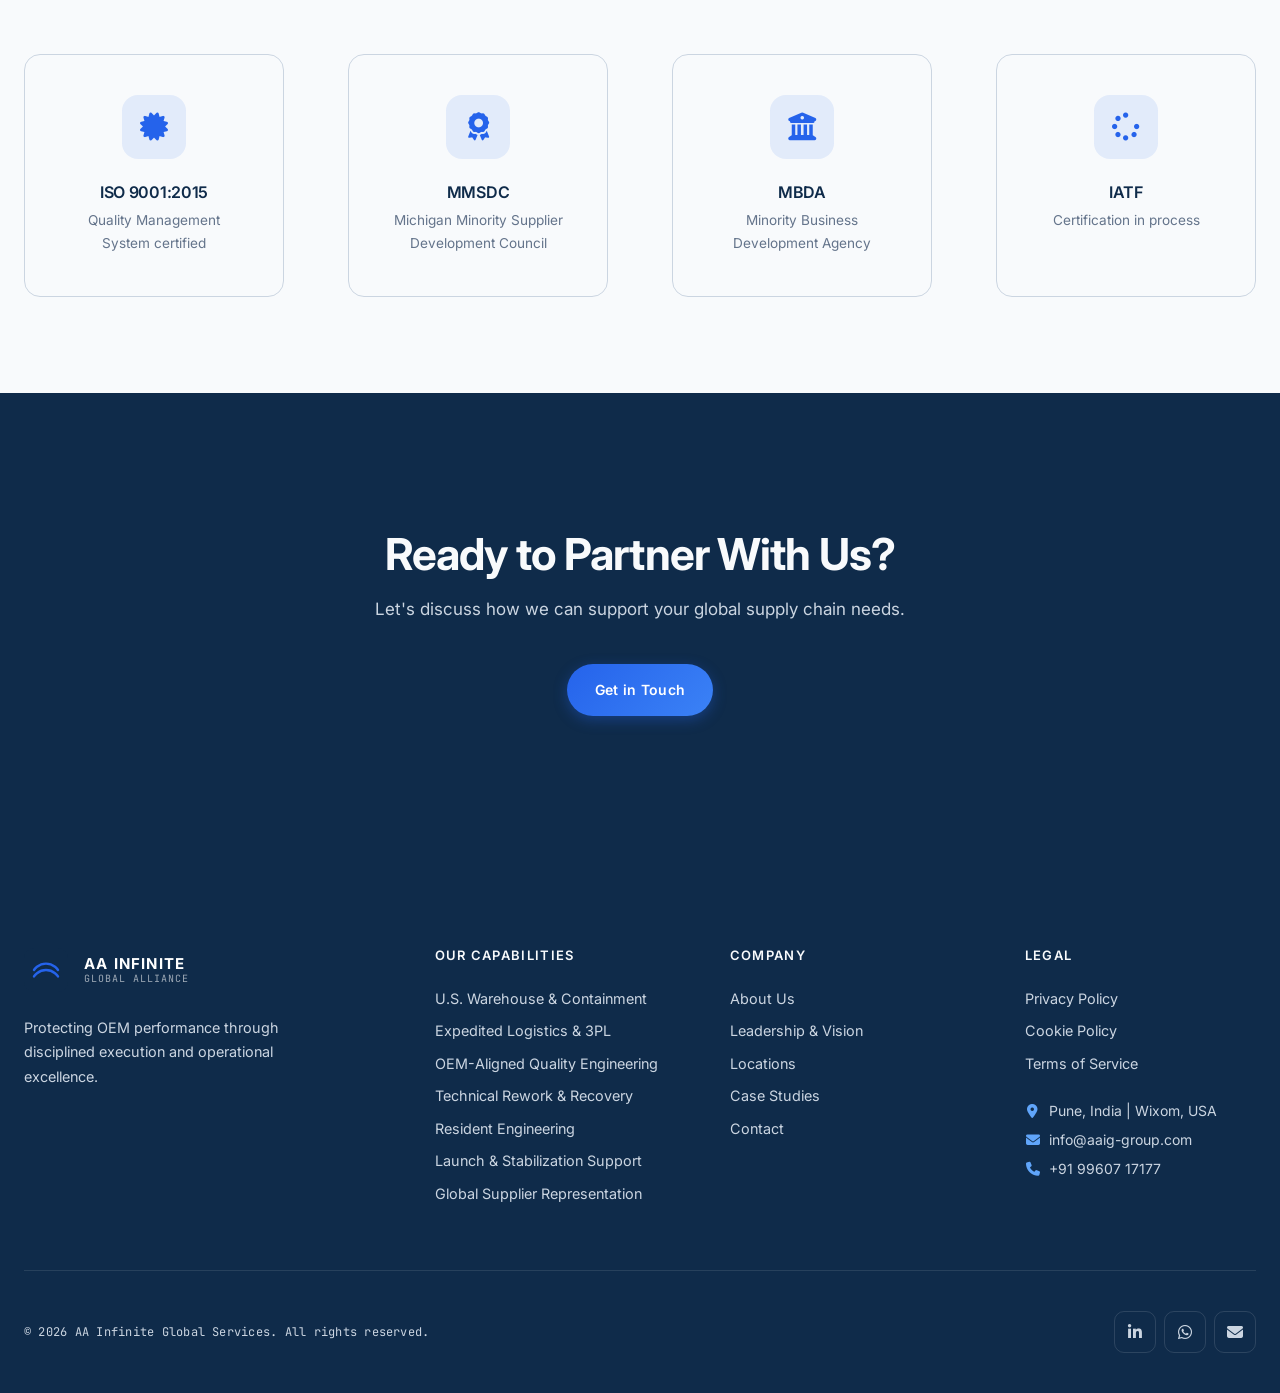
<file: about.html>
<!DOCTYPE html>
<html lang="en">
<head>
  <meta charset="UTF-8">
  <meta name="viewport" content="width=device-width, initial-scale=1.0">
  <title>About Us — AA Infinite Global Services</title>
  <meta name="description" content="AAIG specializes in quality engineering, technical rework, inspection, and global representation services supporting automotive and industrial manufacturers worldwide.">
  
  <!-- Open Graph / Social -->
  <meta property="og:type" content="website">
  <meta property="og:title" content="About Us — AA Infinite Global Services">
  <meta property="og:description" content="AAIG specializes in quality engineering, technical rework, inspection, and global representation services supporting automotive and industrial manufacturers worldwide.">
  <meta property="og:url" content="https://www.aaig-group.com/about.html">
  <meta property="og:site_name" content="AA Infinite Global Alliance">
  <meta name="twitter:card" content="summary_large_image">
  <meta name="twitter:title" content="About Us — AA Infinite Global Services">
  
  <!-- Favicon -->
  <link rel="icon" type="image/svg+xml" href="data:image/svg+xml,<svg xmlns='http://www.w3.org/2000/svg' viewBox='0 0 100 100'><rect fill='%230f2b4a' width='100' height='100'/><path d='M20 50C20 50 30 35 50 35C70 35 80 50 80 50M20 65C20 65 30 50 50 50C70 50 80 65 80 65' stroke='%232563eb' stroke-width='6' stroke-linecap='round' fill='none'/></svg>">
  
  <!-- Google Fonts -->
  <link rel="preconnect" href="https://fonts.googleapis.com">
  <link rel="preconnect" href="https://fonts.gstatic.com" crossorigin>
  <link href="https://fonts.googleapis.com/css2?family=Inter:wght@300;400;500;600;700;800&family=JetBrains+Mono:wght@400;500&display=swap" rel="stylesheet">
  
  <!-- Font Awesome -->
  <link rel="stylesheet" href="https://cdnjs.cloudflare.com/ajax/libs/font-awesome/6.5.0/css/all.min.css">
  
  <!-- Custom Styles -->
  <link rel="stylesheet" href="css/base.css?v=20260219">
  <link rel="stylesheet" href="css/home.css?v=20260219">
  <link rel="stylesheet" href="css/pages.css?v=20260219">
  <link rel="stylesheet" href="css/warehousing.css?v=20260219">
  <link rel="stylesheet" href="css/about.css?v=20260219">
  <link rel="stylesheet" href="css/additions.css?v=20260219">
</head>
<body>

  <!-- Skip to content for accessibility -->
  <a href="#main-content" class="skip-link">Skip to main content</a>

  <!-- ==================== HEADER ==================== -->
  <header class="header">
    <div class="container">
      <div class="header__inner">
        <a href="index.html" class="logo" aria-label="AA Infinite Home">
          <span class="logo__icon">
            <svg viewBox="0 0 40 40" fill="none" xmlns="http://www.w3.org/2000/svg">
              <path d="M5 20C5 20 10 12 20 12C30 12 35 20 35 20" stroke="currentColor" stroke-width="3" stroke-linecap="round"/>
              <path d="M5 28C5 28 10 20 20 20C30 20 35 28 35 28" stroke="currentColor" stroke-width="3" stroke-linecap="round"/>
            </svg>
          </span>
          <span class="logo__text">
            <span class="logo__name">AA INFINITE</span>
            <span class="logo__tagline">Global Alliance</span>
          </span>
        </a>
        
        <nav class="nav" aria-label="Main navigation">
          <a href="about.html" class="nav__link nav__link--active">About</a>
          <a href="services.html" class="nav__link">Services</a>
          <a href="warehousing.html" class="nav__link">Warehousing</a>
          <a href="3pl.html" class="nav__link">3PL</a>
          <a href="global.html" class="nav__link">Global</a>
          <a href="case-studies.html" class="nav__link">Case Studies</a>
          <a href="index.html#contact" class="btn btn--primary nav__cta">Contact Us</a>
        </nav>
        
        <button class="menu-toggle" id="menuToggle" aria-label="Toggle menu" aria-expanded="false">
          <i class="fa-solid fa-bars"></i>
        </button>
      </div>
    </div>
    
    <nav class="mobile-nav" id="mobileNav" aria-label="Mobile navigation">
      <a href="about.html" class="mobile-nav__link">About</a>
      <a href="services.html" class="mobile-nav__link">Services</a>
      <a href="warehousing.html" class="mobile-nav__link">Warehousing</a>
      <a href="3pl.html" class="mobile-nav__link">3PL</a>
      <a href="global.html" class="mobile-nav__link">Global</a>
      <a href="case-studies.html" class="mobile-nav__link">Case Studies</a>
      <a href="index.html#contact" class="mobile-nav__link">Contact Us</a>
    </nav>
  </header>

  <main id="main-content">
    <!-- ==================== PAGE HERO ==================== -->
    <section class="page-hero">
      <div class="container">
        <div class="page-hero__content">
          <span class="page-hero__label">About AAIG</span>
          <h1 class="page-hero__title">Protecting Production. Delivering Certainty.</h1>
          <p class="page-hero__description">AA Infinite Global Alliance (AAIG) was founded on a single insight: that the gap between what Tier-1 suppliers are capable of and what global OEMs consistently receive is an execution problem — not a capability problem. We exist to close that gap.</p>
        </div>
      </div>
    </section>

    <!-- ==================== OUR STORY ==================== -->
    <section class="section">
      <div class="container">
        <div class="content-grid">
          <div class="content-grid__image fade-in">
            <img loading="lazy" src="IMAGES/aaig-manufacturing.jpg" alt="AAIG automotive manufacturing operations">
          </div>
          <div class="content-grid__text fade-in">
            <span class="section-label">Our Founding Story</span>
            <h2>Built From a Defining Insight</h2>
            <p>After spending close to three decades in international automotive and manufacturing, Anand realized something profound — India's Tier-1 industry had the capability, but not always the consistency that global OEMs depend on. The failures weren't technical. They were operational: containment that arrived too late, logistics that couldn't respond fast enough, quality systems that lacked OEM-aligned discipline.</p>
            <p>That insight became the turning point. AAIG was founded not to add another service layer, but to become the execution partner that Tier-1 suppliers need when OEM relationships are on the line. Every capability AAIG offers — warehouse operations, expedited logistics, quality engineering, rework, resident engineering, launch support, and global representation — was designed to address the exact failure points that cost suppliers their most important customer relationships.</p>
            <ul class="pillars-list">
              <li><i class="fa-solid fa-check"></i> Rapid containment and quality fire-walling</li>
              <li><i class="fa-solid fa-check"></i> Expedited logistics and 3PL for time-critical programs</li>
              <li><i class="fa-solid fa-check"></i> OEM-aligned quality engineering and inspection</li>
              <li><i class="fa-solid fa-check"></i> Technical rework and production recovery</li>
              <li><i class="fa-solid fa-check"></i> Resident engineering and on-site program representation</li>
            </ul>
          </div>
        </div>
      </div>
    </section>

    <!-- ==================== MISSION ==================== -->
    <section class="section section--warm">
      <div class="container">
        <div class="fade-in" style="margin-bottom:2.5rem;">
          <img loading="lazy" src="IMAGES/aaig-triptych.jpg" alt="AAIG automotive supply chain operations — assembly line, warehousing, quality inspection" style="width:100%; border-radius:12px; max-height:420px; object-fit:cover; box-shadow:0 12px 40px rgba(0,0,0,0.12);">
        </div>
        <div class="mission-block fade-in">
          <div class="mission-block__icon">
            <i class="fa-solid fa-bullseye"></i>
          </div>
          <h2>Our Mission</h2>
          <p class="mission-text">To be the trusted execution partner for Tier-1 automotive suppliers — delivering technical, quality, and operational support that protects OEM relationships and sustains global production continuity.</p>
          <p class="mission-quote"><em>"Quality is not an act — it is a disciplined system."</em></p>
        </div>
      </div>
    </section>

    <!-- ==================== CORE VALUES ==================== -->
    <section class="section">
      <div class="container">
        <div class="section-header fade-in">
          <h2>Our Values</h2>
          <p>The principles that guide everything we do</p>
        </div>
        
        <div class="grid grid--4 stagger-children">
          <div class="value-card fade-in">
            <div class="value-card__number">01</div>
            <h4>Integrity</h4>
            <p>We operate with transparency, confidentiality, and accountability in every client engagement.</p>
          </div>
          <div class="value-card fade-in">
            <div class="value-card__number">02</div>
            <h4>Operational Excellence</h4>
            <p>Disciplined execution, systematic quality, and continuous improvement define how we deliver.</p>
          </div>
          <div class="value-card fade-in">
            <div class="value-card__number">03</div>
            <h4>Partnership</h4>
            <p>We act as an embedded extension of your team — not a vendor, but a committed operational ally.</p>
          </div>
          <div class="value-card fade-in">
            <div class="value-card__number">04</div>
            <h4>Accountability</h4>
            <p>We own outcomes. When production performance is at risk, we respond with urgency and follow through.</p>
          </div>
        </div>
      </div>
    </section>

    <!-- ==================== LEADERSHIP ==================== -->
    <section class="section section--warm">
      <div class="container">
        <div class="section-header fade-in">
          <h2>Leadership & Vision</h2>
          <p>Experienced automotive quality professionals with deep industry knowledge</p>
        </div>
        
        <div class="leader-profile fade-in" id="leadership">
          <div class="leader-profile__image">
            <img loading="lazy" src="IMAGES/anand-abbad.jpg" alt="Anandkumar Abbad, Founder & CEO of AAIG">
          </div>
          <div class="leader-profile__content">
            <h3>Anandkumar Abbad, CSCP</h3>
            <p class="leader-profile__role">Founder &amp; CEO</p>
            <div class="leader-bio">
              <p>After spending close to three decades in international automotive and manufacturing — including senior leadership at Magna India's Exterior Division — Anand recognized a consistent pattern: Tier-1 suppliers had the engineering capability, but lacked the operational discipline and embedded execution support that global OEMs demand. That insight became the founding principle of AAIG.</p>
              <p>His direct experience managing cross-border supply chains, leading product launches, and navigating high-stakes containment programs gave him a precise understanding of where suppliers fail — and exactly what needs to be in place to prevent it. AAIG was built as the answer to that problem.</p>
            </div>
            <ul class="leader-profile__credentials">
              <li><i class="fa-solid fa-check"></i> 30+ years international automotive &amp; manufacturing experience</li>
              <li><i class="fa-solid fa-check"></i> Certified Supply Chain Professional (CSCP) – APICS (valid through Aug 2030)</li>
              <li><i class="fa-solid fa-check"></i> Former Country Head – Magna India Exterior Division</li>
              <li><i class="fa-solid fa-check"></i> Expert in OEM-aligned quality systems and global operations</li>
              <li><i class="fa-solid fa-check"></i> Led multiple successful product launches and high-risk containment programs</li>
            </ul>
            <div class="leader-quote">
              <p><i class="fa-solid fa-quote-left"></i> Quality is not an act — it is a disciplined system. At AAIG, we build that system into every engagement so our clients never have to defend their OEM relationships. <i class="fa-solid fa-quote-right"></i></p>
            </div>
          </div>
        </div>
      </div>
    </section>

    <!-- ==================== CERTIFICATIONS ==================== -->
    <section class="section">
      <div class="container">
        <div class="section-header fade-in">
          <h2>Certifications & Affiliations</h2>
          <p>Industry-recognized standards that ensure quality and reliability</p>
        </div>
        
        <div class="grid grid--4 stagger-children">
          <div class="cert-card fade-in">
            <div class="cert-card__icon">
              <i class="fa-solid fa-certificate"></i>
            </div>
            <h4>ISO 9001:2015</h4>
            <p>Quality Management System certified</p>
          </div>
          <div class="cert-card fade-in">
            <div class="cert-card__icon">
              <i class="fa-solid fa-award"></i>
            </div>
            <h4>MMSDC</h4>
            <p>Michigan Minority Supplier Development Council</p>
          </div>
          <div class="cert-card fade-in">
            <div class="cert-card__icon">
              <i class="fa-solid fa-building-columns"></i>
            </div>
            <h4>MBDA</h4>
            <p>Minority Business Development Agency</p>
          </div>
          <div class="cert-card fade-in">
            <div class="cert-card__icon">
              <i class="fa-solid fa-spinner"></i>
            </div>
            <h4>IATF</h4>
            <p>Certification in process</p>
          </div>
        </div>
      </div>
    </section>

    <!-- ==================== CTA ==================== -->
    <section class="section section--ink">
      <div class="container">
        <div class="cta-block fade-in">
          <h2>Ready to Partner With Us?</h2>
          <p>Let's discuss how we can support your global supply chain needs.</p>
          <a href="index.html#contact" class="btn btn--primary">Get in Touch</a>
        </div>
      </div>
    </section>
  </main>

  <!-- ==================== FOOTER ==================== -->
  <footer class="footer">
    <div class="container">
      <div class="footer__inner">
        <div class="footer__brand">
          <a href="index.html" class="logo">
            <span class="logo__icon">
              <svg viewBox="0 0 40 40" fill="none" xmlns="http://www.w3.org/2000/svg">
                <path d="M5 20C5 20 10 12 20 12C30 12 35 20 35 20" stroke="currentColor" stroke-width="3" stroke-linecap="round"/>
                <path d="M5 28C5 28 10 20 20 20C30 20 35 28 35 28" stroke="currentColor" stroke-width="3" stroke-linecap="round"/>
              </svg>
            </span>
            <span class="logo__text">
              <span class="logo__name" style="color: white;">AA INFINITE</span>
              <span class="logo__tagline" style="color: rgba(255,255,255,0.6);">Global Alliance</span>
            </span>
          </a>
          <p>Protecting OEM performance through disciplined execution and operational excellence.</p>
        </div>
        
        <div class="footer__col">
          <h4 class="footer__title">Our Capabilities</h4>
          <nav class="footer__links">
            <a href="warehousing.html" class="footer__link">U.S. Warehouse &amp; Containment</a>
            <a href="3pl.html" class="footer__link">Expedited Logistics &amp; 3PL</a>
            <a href="services.html#quality" class="footer__link">OEM-Aligned Quality Engineering</a>
            <a href="services.html#rework" class="footer__link">Technical Rework &amp; Recovery</a>
            <a href="services.html#resident" class="footer__link">Resident Engineering</a>
            <a href="services.html#launch" class="footer__link">Launch &amp; Stabilization Support</a>
            <a href="services.html#global" class="footer__link">Global Supplier Representation</a>
          </nav>
        </div>
        
        <div class="footer__col">
          <h4 class="footer__title">Company</h4>
          <nav class="footer__links">
            <a href="about.html" class="footer__link">About Us</a>
            <a href="about.html#leadership" class="footer__link">Leadership &amp; Vision</a>
            <a href="global.html" class="footer__link">Locations</a>
            <a href="case-studies.html" class="footer__link">Case Studies</a>
            <a href="index.html#contact" class="footer__link">Contact</a>
          </nav>
        </div>
        
        <div class="footer__col">
          <h4 class="footer__title">Legal</h4>
          <nav class="footer__links">
            <a href="privacy-policy.html" class="footer__link">Privacy Policy</a>
            <a href="privacy-policy.html#cookies" class="footer__link">Cookie Policy</a>
            <a href="privacy-policy.html#terms" class="footer__link">Terms of Service</a>
          </nav>
          <div class="footer__contact-block" style="margin-top:1.5rem">
            <p><i class="fa-solid fa-location-dot"></i> Pune, India | Wixom, USA</p>
            <p><i class="fa-solid fa-envelope"></i> <a href="mailto:info@aaig-group.com" style="color:inherit">info@aaig-group.com</a></p>
            <p><i class="fa-solid fa-phone"></i> <a href="tel:+919960717177" style="color:inherit">+91 99607 17177</a></p>
          </div>
        </div>
      </div>
      
      <div class="footer__bottom">
        <p>© 2026 AA Infinite Global Services. All rights reserved.</p>
        <div class="footer__social">
          <a href="https://www.linkedin.com/company/aa-infinite-global-services" target="_blank" rel="noopener noreferrer" aria-label="LinkedIn"><i class="fa-brands fa-linkedin-in"></i></a>
          <a href="https://wa.me/qr/UAIEHYSWJOCOJ1" target="_blank" rel="noopener noreferrer" aria-label="WhatsApp"><i class="fa-brands fa-whatsapp"></i></a>
          <a href="mailto:info@aaig-group.com" aria-label="Email"><i class="fa-solid fa-envelope"></i></a>
        </div>
      </div>
    </div>
  </footer>

  <script src="script.js"></script>
  
  <!-- Sticky Mobile CTA -->
  <div class="mobile-sticky-cta">
    <div class="mobile-sticky-cta__inner">
      <a href="tel:+919960717177" class="btn btn--call"><i class="fa-solid fa-phone"></i> Call Now</a>
      <a href="index.html#contact" class="btn btn--primary"><i class="fa-solid fa-paper-plane"></i> Contact Us</a>
    </div>
  </div>
</body>
</html>
</file>
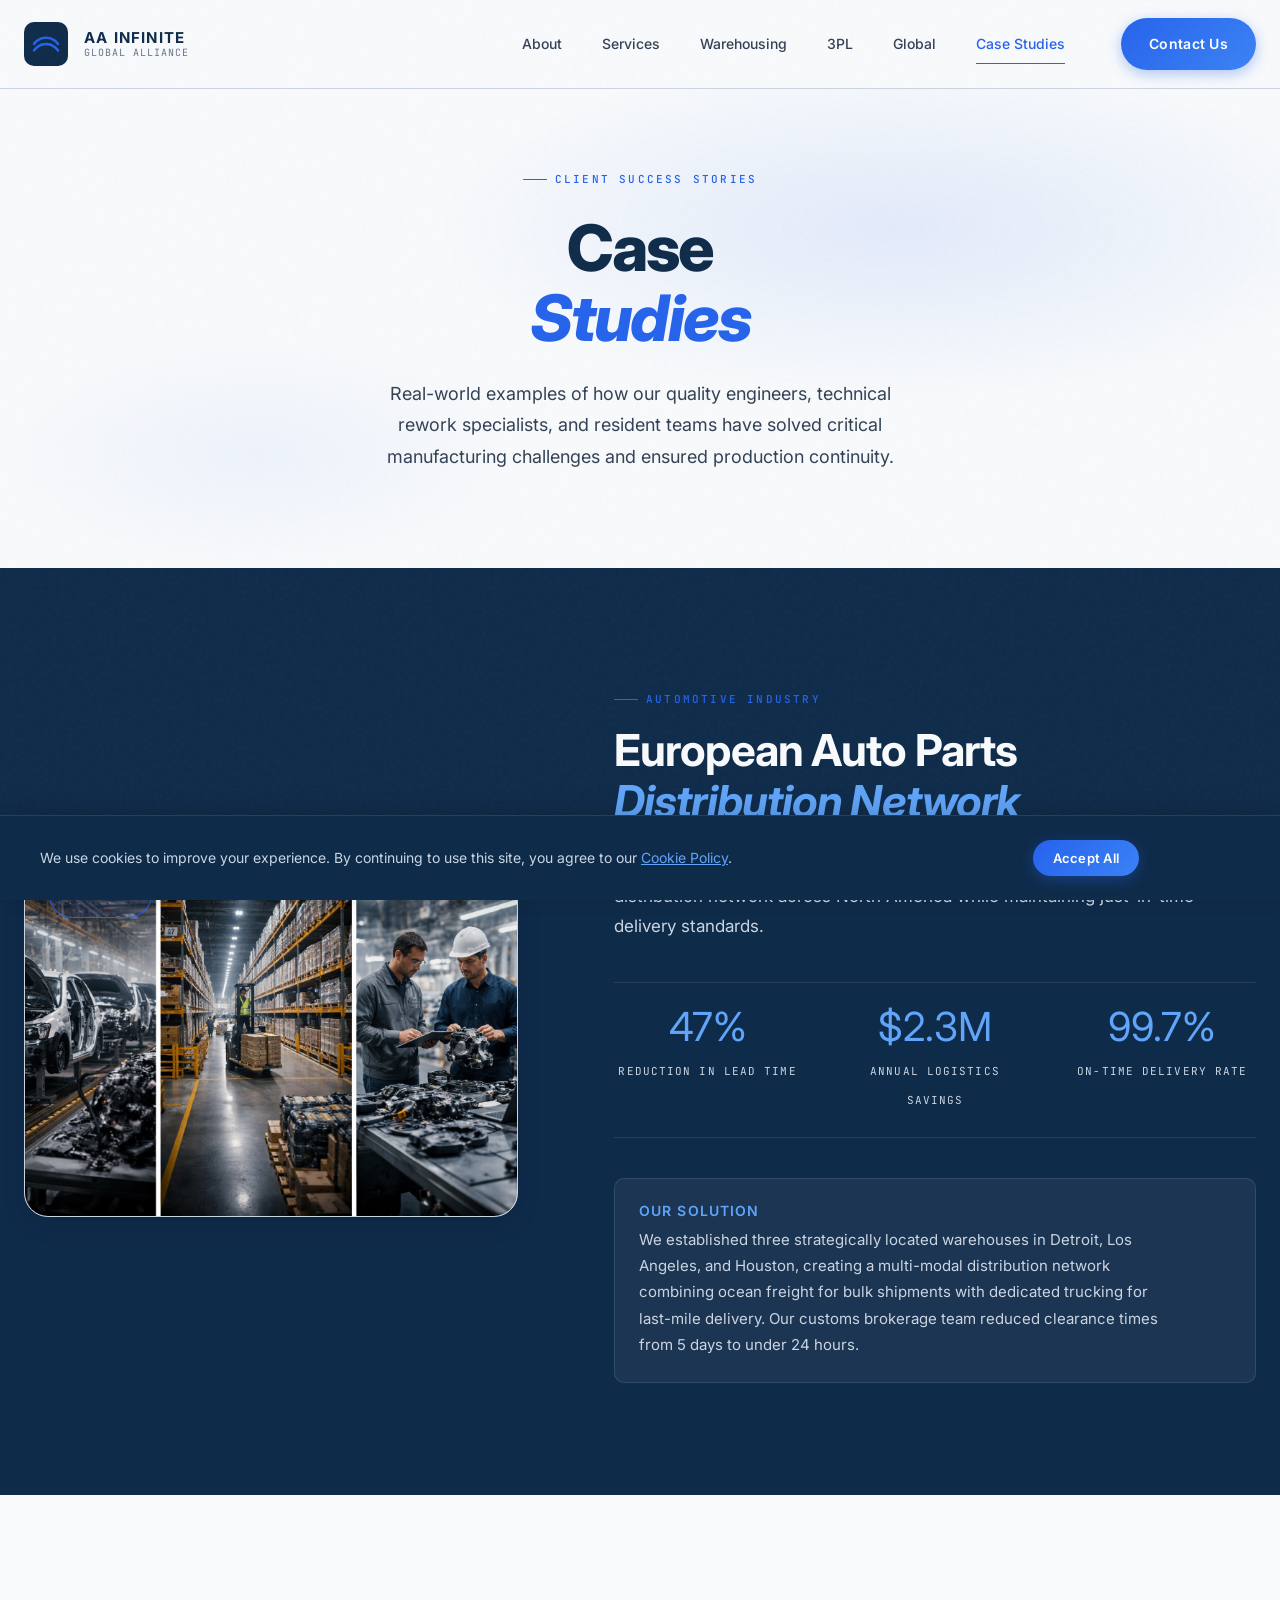
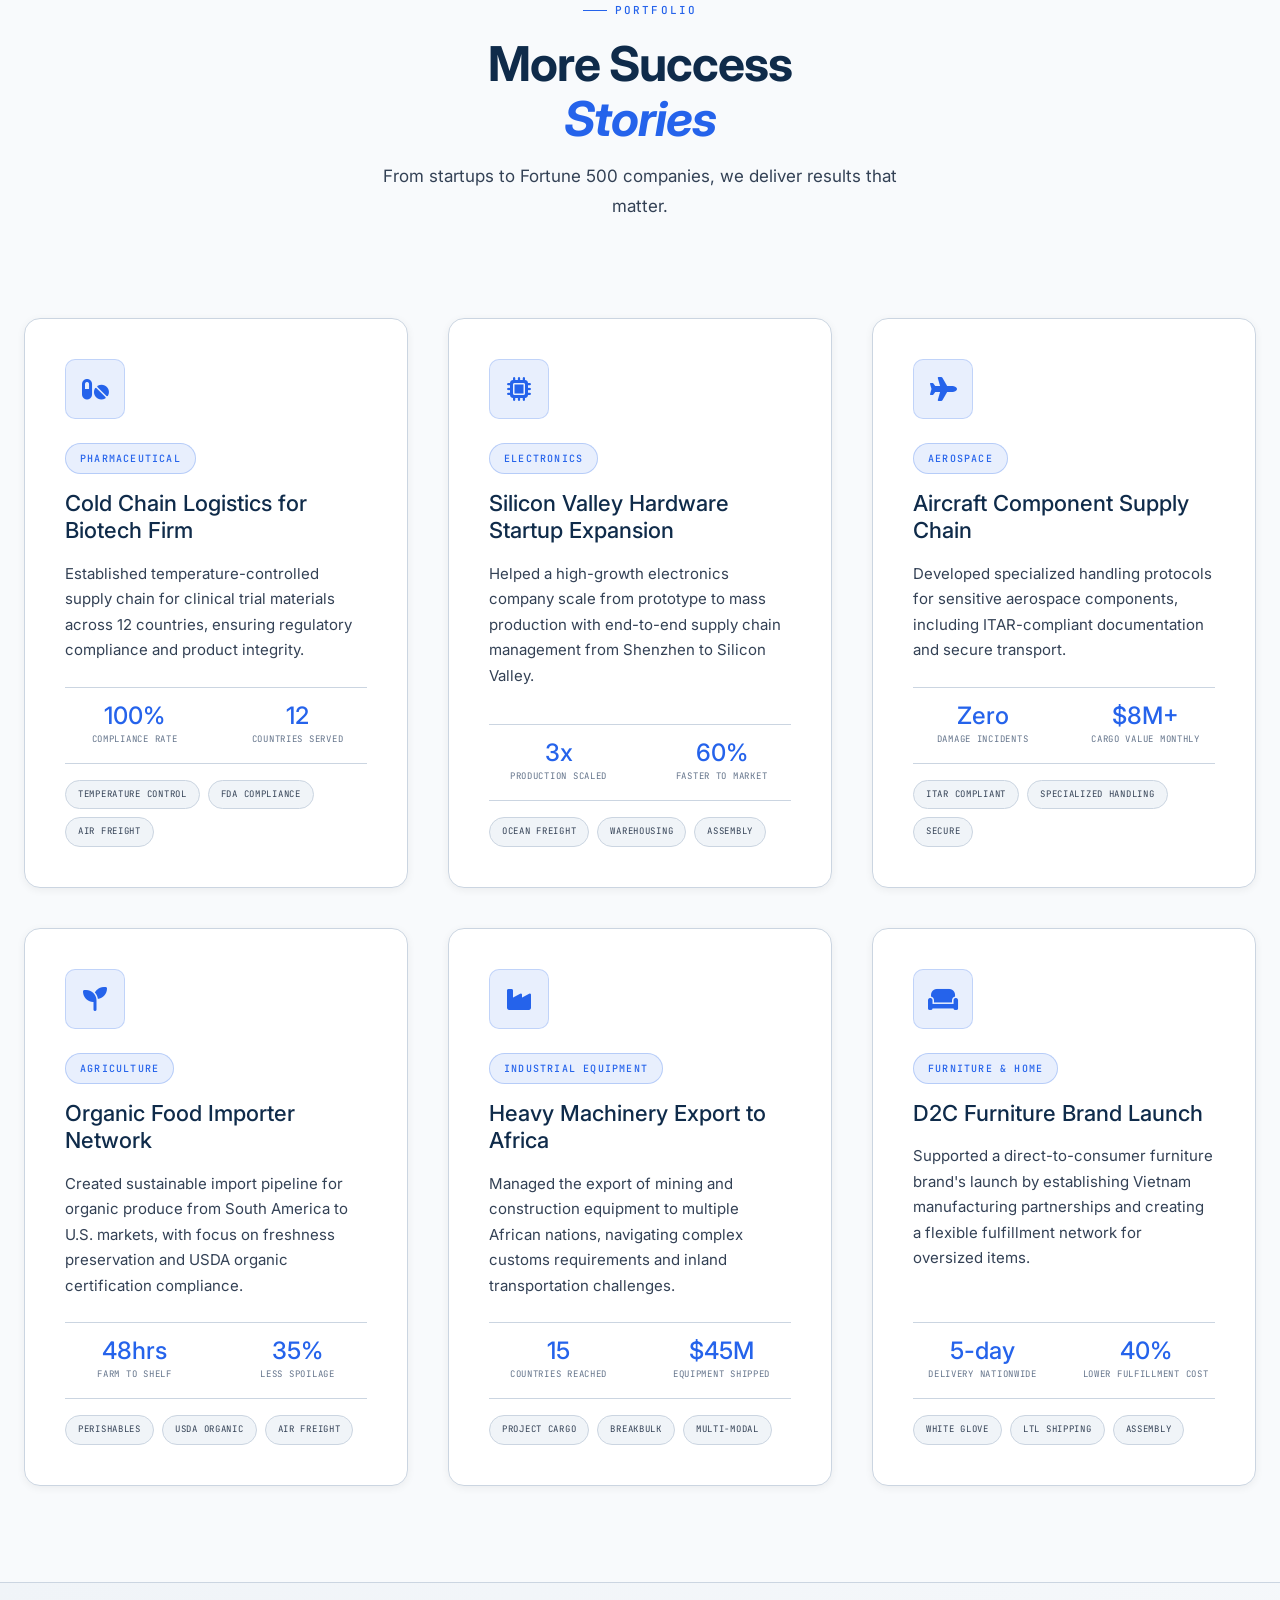
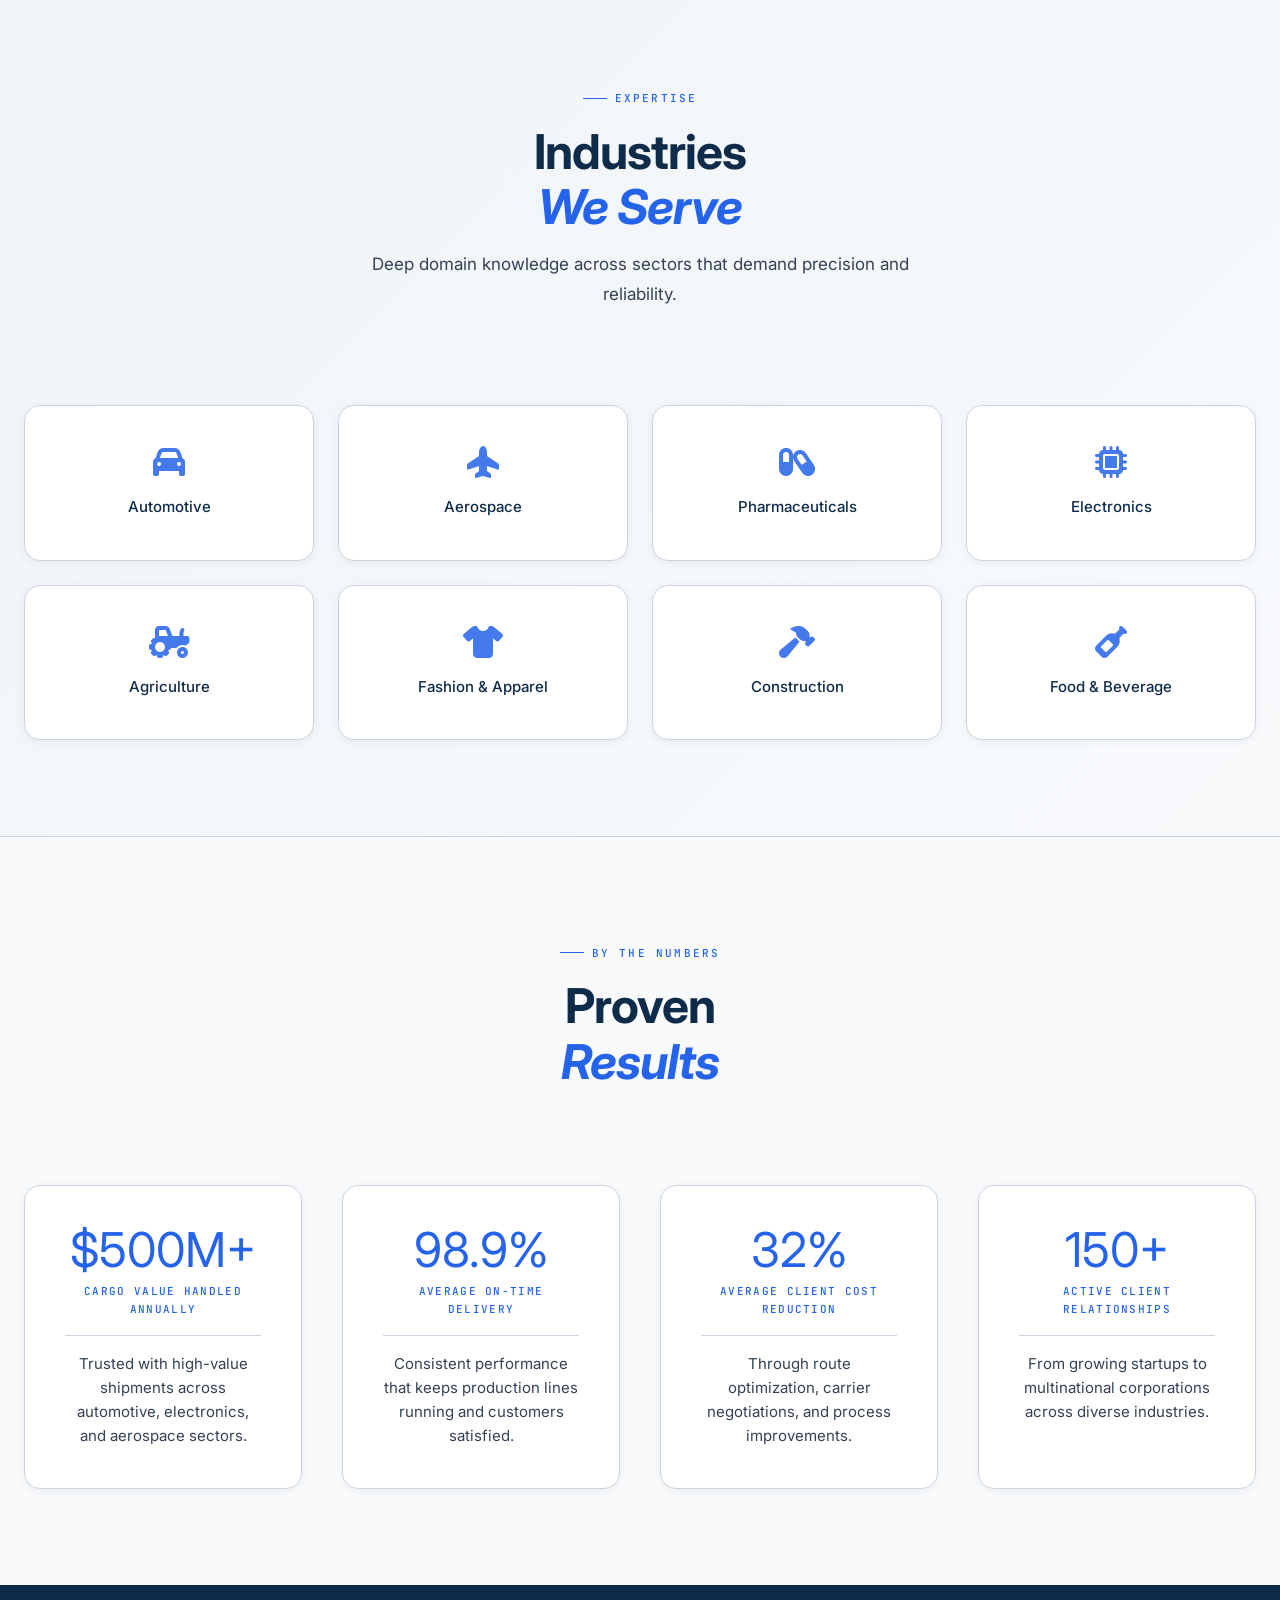
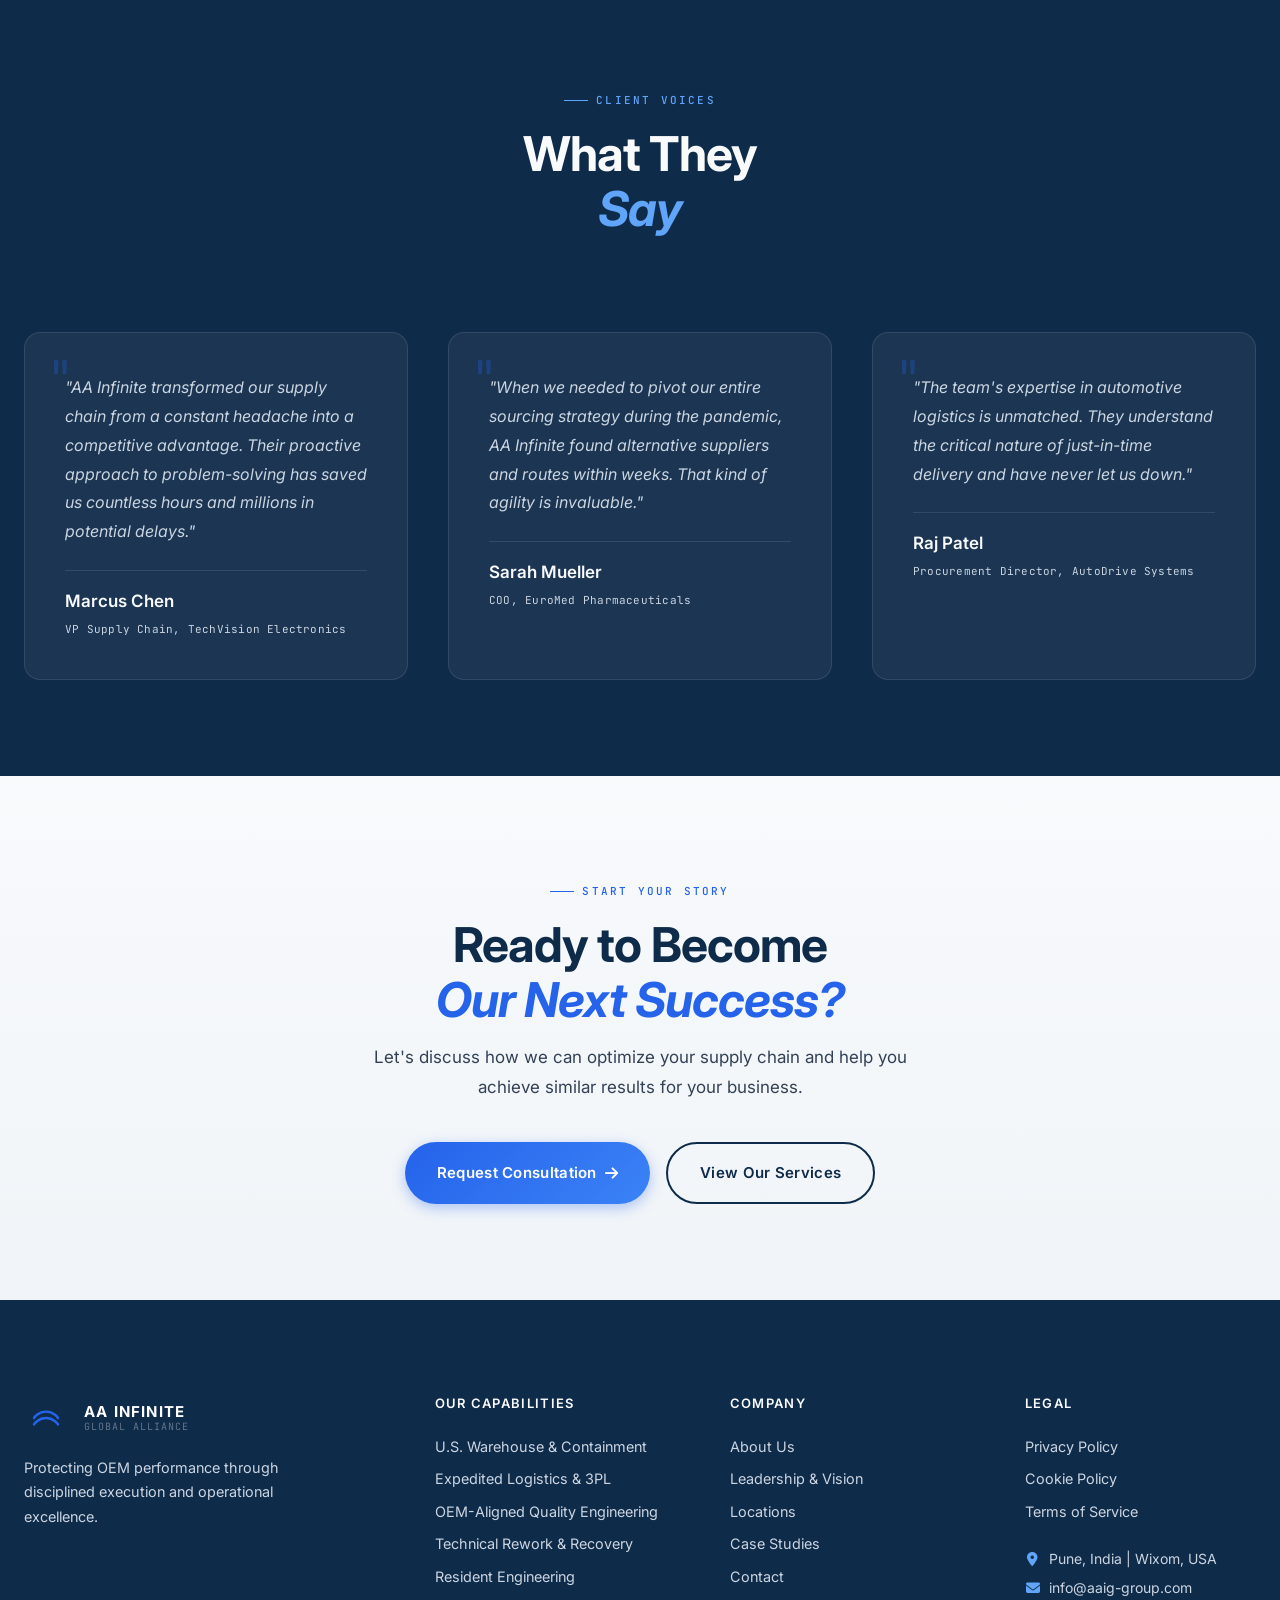
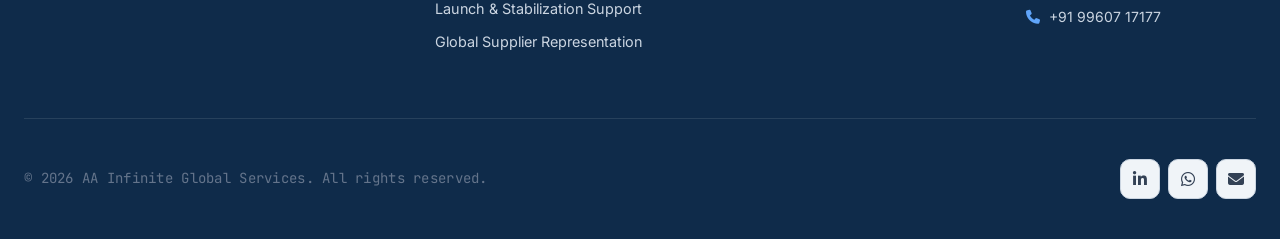
<file: case-studies.html>
<!DOCTYPE html>
<html lang="en">
<head>
  <meta charset="UTF-8">
  <meta name="viewport" content="width=device-width, initial-scale=1.0">
  <title>Case Studies — AA Infinite Global Services</title>
  <meta name="description" content="Explore how AAIG's quality engineering, technical rework, inspection, and containment services have solved critical manufacturing challenges for automotive and industrial clients worldwide.">
  
  <!-- Open Graph / Social -->
  <meta property="og:type" content="website">
  <meta property="og:title" content="Case Studies — AA Infinite Global Services">
  <meta property="og:description" content="Explore how AAIG's quality engineering, rework, and containment services have solved critical manufacturing challenges for clients worldwide.">
  <meta property="og:url" content="https://www.aaig-group.com/case-studies.html">
  <meta property="og:site_name" content="AA Infinite Global Alliance">
  <meta name="twitter:card" content="summary_large_image">
  <meta name="twitter:title" content="Case Studies — AA Infinite Global Services">
  
  <!-- Favicon -->
  <link rel="icon" type="image/svg+xml" href="data:image/svg+xml,<svg xmlns='http://www.w3.org/2000/svg' viewBox='0 0 100 100'><rect fill='%230f2b4a' width='100' height='100'/><path d='M20 50C20 50 30 35 50 35C70 35 80 50 80 50M20 65C20 65 30 50 50 50C70 50 80 65 80 65' stroke='%232563eb' stroke-width='6' stroke-linecap='round' fill='none'/></svg>">
  
  <!-- Google Fonts -->
  <link rel="preconnect" href="https://fonts.googleapis.com">
  <link rel="preconnect" href="https://fonts.gstatic.com" crossorigin>
  <link href="https://fonts.googleapis.com/css2?family=Inter:wght@300;400;500;600;700;800&family=JetBrains+Mono:wght@400;500&display=swap" rel="stylesheet">
  
  <!-- Font Awesome -->
  <link rel="stylesheet" href="https://cdnjs.cloudflare.com/ajax/libs/font-awesome/6.5.0/css/all.min.css">
  
  <!-- Custom Styles -->
  <link rel="stylesheet" href="css/base.css?v=20260219">
  <link rel="stylesheet" href="css/home.css?v=20260219">
  <link rel="stylesheet" href="css/pages.css?v=20260219">
  <link rel="stylesheet" href="css/warehousing.css">
  <link rel="stylesheet" href="css/case-studies.css?v=20260219">
  <link rel="stylesheet" href="css/additions.css?v=20260219">
</head>
<body>

  <!-- Skip to content for accessibility -->
  <a href="#main-content" class="skip-link">Skip to main content</a>

  <!-- ==================== HEADER ==================== -->
  <header class="header">
    <div class="container">
      <div class="header__inner">
        <a href="index.html" class="logo" aria-label="AA Infinite Home">
          <span class="logo__icon">
            <svg viewBox="0 0 40 40" fill="none" xmlns="http://www.w3.org/2000/svg">
              <path d="M5 20C5 20 10 12 20 12C30 12 35 20 35 20" stroke="currentColor" stroke-width="3" stroke-linecap="round"/>
              <path d="M5 28C5 28 10 20 20 20C30 20 35 28 35 28" stroke="currentColor" stroke-width="3" stroke-linecap="round"/>
            </svg>
          </span>
          <span class="logo__text">
            <span class="logo__name">AA INFINITE</span>
            <span class="logo__tagline">Global Alliance</span>
          </span>
        </a>
        
        <nav class="nav" aria-label="Main navigation">
          <a href="about.html" class="nav__link">About</a>
          <a href="services.html" class="nav__link">Services</a>
          <a href="warehousing.html" class="nav__link">Warehousing</a>
          <a href="3pl.html" class="nav__link">3PL</a>
          <a href="global.html" class="nav__link">Global</a>
          <a href="case-studies.html" class="nav__link nav__link--active">Case Studies</a>
          <a href="index.html#contact" class="btn btn--primary nav__cta">Contact Us</a>
        </nav>
        
        <button class="menu-toggle" id="menuToggle" aria-label="Toggle menu" aria-expanded="false">
          <i class="fa-solid fa-bars"></i>
        </button>
      </div>
    </div>
  </header>

  <!-- ==================== MOBILE NAV ==================== -->
  <div class="mobile-nav" id="mobileNav" aria-hidden="true">
    <nav class="mobile-nav__links">
      <a href="about.html" class="mobile-nav__link">About</a>
      <a href="services.html" class="mobile-nav__link">Services</a>
      <a href="warehousing.html" class="mobile-nav__link">Warehousing</a>
      <a href="3pl.html" class="mobile-nav__link">3PL</a>
      <a href="global.html" class="mobile-nav__link">Global</a>
      <a href="case-studies.html" class="mobile-nav__link">Case Studies</a>
      <a href="index.html#contact" class="btn btn--primary">Contact Us</a>
    </nav>
  </div>

  <main id="main-content">
  <!-- ==================== PAGE HERO ==================== -->
  <section class="page-hero">
    <div class="container">
      <div class="page-hero__content">
        <span class="page-hero__label animate-fade-up">Client Success Stories</span>
        <h1 class="page-hero__title animate-fade-up">
          Case<br><em>Studies</em>
        </h1>
        <p class="page-hero__description animate-fade-up">
          Real-world examples of how our quality engineers, technical rework specialists, 
          and resident teams have solved critical manufacturing challenges and ensured production continuity.
        </p>
      </div>
    </div>
  </section>

  <!-- ==================== FEATURED CASE STUDY ==================== -->
  <section class="section section--dark">
    <div class="container">
      <div class="case-featured">
        <div class="case-featured__image">
          <div class="case-featured__badge">
            <span class="mono-text">Featured</span>
          </div>
          <img loading="lazy" src="IMAGES/aaig-triptych.jpg" alt="AAIG automotive supply chain operations" style="width:100%;height:100%;object-fit:cover;">
        </div>
        <div class="case-featured__content">
          <span class="label">Automotive Industry</span>
          <h2 class="section__title">
            European Auto Parts<br><em>Distribution Network</em>
          </h2>
          <p class="text-lg">
            A major German automotive manufacturer needed to establish a reliable parts distribution 
            network across North America while maintaining just-in-time delivery standards.
          </p>
          
          <div class="case-stats">
            <div class="case-stat">
              <span class="case-stat__number">47%</span>
              <span class="case-stat__label">Reduction in lead time</span>
            </div>
            <div class="case-stat">
              <span class="case-stat__number">$2.3M</span>
              <span class="case-stat__label">Annual logistics savings</span>
            </div>
            <div class="case-stat">
              <span class="case-stat__number">99.7%</span>
              <span class="case-stat__label">On-time delivery rate</span>
            </div>
          </div>
          
          <div class="case-solution">
            <h4>Our Solution</h4>
            <p>
              We established three strategically located warehouses in Detroit, Los Angeles, and Houston, 
              creating a multi-modal distribution network combining ocean freight for bulk shipments with 
              dedicated trucking for last-mile delivery. Our customs brokerage team reduced clearance times 
              from 5 days to under 24 hours.
            </p>
          </div>
        </div>
      </div>
    </div>
  </section>

  <!-- ==================== CASE STUDIES GRID ==================== -->
  <section class="section">
    <div class="container">
      <header class="section__header">
        <span class="label animate-fade-up">Portfolio</span>
        <h2 class="section__title animate-fade-up">
          More Success<br><em>Stories</em>
        </h2>
        <p class="section__subtitle animate-fade-up">
          From startups to Fortune 500 companies, we deliver results that matter.
        </p>
      </header>

      <!-- Dynamic Admin Case Studies Container -->
      <div id="adminCaseStudies" class="cases-grid" style="margin-bottom: 2rem; display: none;"></div>

      <div class="cases-grid">
        
        <!-- Case Study 1 -->
        <article class="case-card animate-fade-up">
          <div class="case-card__icon">
            <i class="fa-solid fa-pills"></i>
          </div>
          <span class="case-card__industry">Pharmaceutical</span>
          <h3 class="case-card__title">Cold Chain Logistics for Biotech Firm</h3>
          <p class="case-card__excerpt">
            Established temperature-controlled supply chain for clinical trial materials across 12 countries, 
            ensuring regulatory compliance and product integrity.
          </p>
          <div class="case-card__results">
            <div class="case-card__result">
              <strong>100%</strong>
              <span>Compliance rate</span>
            </div>
            <div class="case-card__result">
              <strong>12</strong>
              <span>Countries served</span>
            </div>
          </div>
          <div class="case-card__tags">
            <span class="tag">Temperature Control</span>
            <span class="tag">FDA Compliance</span>
            <span class="tag">Air Freight</span>
          </div>
        </article>

        <!-- Case Study 2 -->
        <article class="case-card animate-fade-up">
          <div class="case-card__icon">
            <i class="fa-solid fa-microchip"></i>
          </div>
          <span class="case-card__industry">Electronics</span>
          <h3 class="case-card__title">Silicon Valley Hardware Startup Expansion</h3>
          <p class="case-card__excerpt">
            Helped a high-growth electronics company scale from prototype to mass production 
            with end-to-end supply chain management from Shenzhen to Silicon Valley.
          </p>
          <div class="case-card__results">
            <div class="case-card__result">
              <strong>3x</strong>
              <span>Production scaled</span>
            </div>
            <div class="case-card__result">
              <strong>60%</strong>
              <span>Faster to market</span>
            </div>
          </div>
          <div class="case-card__tags">
            <span class="tag">Ocean Freight</span>
            <span class="tag">Warehousing</span>
            <span class="tag">Assembly</span>
          </div>
        </article>

        <!-- Case Study 3 -->
        <article class="case-card animate-fade-up">
          <div class="case-card__icon">
            <i class="fa-solid fa-plane"></i>
          </div>
          <span class="case-card__industry">Aerospace</span>
          <h3 class="case-card__title">Aircraft Component Supply Chain</h3>
          <p class="case-card__excerpt">
            Developed specialized handling protocols for sensitive aerospace components, 
            including ITAR-compliant documentation and secure transport.
          </p>
          <div class="case-card__results">
            <div class="case-card__result">
              <strong>Zero</strong>
              <span>Damage incidents</span>
            </div>
            <div class="case-card__result">
              <strong>$8M+</strong>
              <span>Cargo value monthly</span>
            </div>
          </div>
          <div class="case-card__tags">
            <span class="tag">ITAR Compliant</span>
            <span class="tag">Specialized Handling</span>
            <span class="tag">Secure</span>
          </div>
        </article>

        <!-- Case Study 4 -->
        <article class="case-card animate-fade-up">
          <div class="case-card__icon">
            <i class="fa-solid fa-seedling"></i>
          </div>
          <span class="case-card__industry">Agriculture</span>
          <h3 class="case-card__title">Organic Food Importer Network</h3>
          <p class="case-card__excerpt">
            Created sustainable import pipeline for organic produce from South America to U.S. markets, 
            with focus on freshness preservation and USDA organic certification compliance.
          </p>
          <div class="case-card__results">
            <div class="case-card__result">
              <strong>48hrs</strong>
              <span>Farm to shelf</span>
            </div>
            <div class="case-card__result">
              <strong>35%</strong>
              <span>Less spoilage</span>
            </div>
          </div>
          <div class="case-card__tags">
            <span class="tag">Perishables</span>
            <span class="tag">USDA Organic</span>
            <span class="tag">Air Freight</span>
          </div>
        </article>

        <!-- Case Study 5 -->
        <article class="case-card animate-fade-up">
          <div class="case-card__icon">
            <i class="fa-solid fa-industry"></i>
          </div>
          <span class="case-card__industry">Industrial Equipment</span>
          <h3 class="case-card__title">Heavy Machinery Export to Africa</h3>
          <p class="case-card__excerpt">
            Managed the export of mining and construction equipment to multiple African nations, 
            navigating complex customs requirements and inland transportation challenges.
          </p>
          <div class="case-card__results">
            <div class="case-card__result">
              <strong>15</strong>
              <span>Countries reached</span>
            </div>
            <div class="case-card__result">
              <strong>$45M</strong>
              <span>Equipment shipped</span>
            </div>
          </div>
          <div class="case-card__tags">
            <span class="tag">Project Cargo</span>
            <span class="tag">Breakbulk</span>
            <span class="tag">Multi-modal</span>
          </div>
        </article>

        <!-- Case Study 6 -->
        <article class="case-card animate-fade-up">
          <div class="case-card__icon">
            <i class="fa-solid fa-couch"></i>
          </div>
          <span class="case-card__industry">Furniture & Home</span>
          <h3 class="case-card__title">D2C Furniture Brand Launch</h3>
          <p class="case-card__excerpt">
            Supported a direct-to-consumer furniture brand's launch by establishing Vietnam manufacturing 
            partnerships and creating a flexible fulfillment network for oversized items.
          </p>
          <div class="case-card__results">
            <div class="case-card__result">
              <strong>5-day</strong>
              <span>Delivery nationwide</span>
            </div>
            <div class="case-card__result">
              <strong>40%</strong>
              <span>Lower fulfillment cost</span>
            </div>
          </div>
          <div class="case-card__tags">
            <span class="tag">White Glove</span>
            <span class="tag">LTL Shipping</span>
            <span class="tag">Assembly</span>
          </div>
        </article>

      </div>
    </div>
  </section>

  <!-- ==================== INDUSTRIES OVERVIEW ==================== -->
  <section class="section section--accent">
    <div class="container">
      <header class="section__header">
        <span class="label animate-fade-up">Expertise</span>
        <h2 class="section__title animate-fade-up">
          Industries<br><em>We Serve</em>
        </h2>
        <p class="section__subtitle animate-fade-up">
          Deep domain knowledge across sectors that demand precision and reliability.
        </p>
      </header>

      <div class="industries-grid">
        <div class="industry-item animate-fade-up">
          <i class="fa-solid fa-car"></i>
          <span>Automotive</span>
        </div>
        <div class="industry-item animate-fade-up">
          <i class="fa-solid fa-plane-up"></i>
          <span>Aerospace</span>
        </div>
        <div class="industry-item animate-fade-up">
          <i class="fa-solid fa-capsules"></i>
          <span>Pharmaceuticals</span>
        </div>
        <div class="industry-item animate-fade-up">
          <i class="fa-solid fa-microchip"></i>
          <span>Electronics</span>
        </div>
        <div class="industry-item animate-fade-up">
          <i class="fa-solid fa-tractor"></i>
          <span>Agriculture</span>
        </div>
        <div class="industry-item animate-fade-up">
          <i class="fa-solid fa-shirt"></i>
          <span>Fashion & Apparel</span>
        </div>
        <div class="industry-item animate-fade-up">
          <i class="fa-solid fa-hammer"></i>
          <span>Construction</span>
        </div>
        <div class="industry-item animate-fade-up">
          <i class="fa-solid fa-wine-bottle"></i>
          <span>Food & Beverage</span>
        </div>
      </div>
    </div>
  </section>

  <!-- ==================== RESULTS SUMMARY ==================== -->
  <section class="section">
    <div class="container">
      <header class="section__header">
        <span class="label animate-fade-up">By The Numbers</span>
        <h2 class="section__title animate-fade-up">
          Proven<br><em>Results</em>
        </h2>
      </header>

      <div class="results-grid">
        <div class="result-card animate-fade-up">
          <span class="result-card__number">$500M+</span>
          <span class="result-card__label">Cargo Value Handled Annually</span>
          <p class="result-card__desc">
            Trusted with high-value shipments across automotive, electronics, and aerospace sectors.
          </p>
        </div>
        <div class="result-card animate-fade-up">
          <span class="result-card__number">98.9%</span>
          <span class="result-card__label">Average On-Time Delivery</span>
          <p class="result-card__desc">
            Consistent performance that keeps production lines running and customers satisfied.
          </p>
        </div>
        <div class="result-card animate-fade-up">
          <span class="result-card__number">32%</span>
          <span class="result-card__label">Average Client Cost Reduction</span>
          <p class="result-card__desc">
            Through route optimization, carrier negotiations, and process improvements.
          </p>
        </div>
        <div class="result-card animate-fade-up">
          <span class="result-card__number">150+</span>
          <span class="result-card__label">Active Client Relationships</span>
          <p class="result-card__desc">
            From growing startups to multinational corporations across diverse industries.
          </p>
        </div>
      </div>
    </div>
  </section>

  <!-- ==================== TESTIMONIALS ==================== -->
  <section class="section section--dark">
    <div class="container">
      <header class="section__header">
        <span class="label animate-fade-up">Client Voices</span>
        <h2 class="section__title animate-fade-up">
          What They<br><em>Say</em>
        </h2>
      </header>

      <div class="testimonials-grid">
        <blockquote class="testimonial animate-fade-up">
          <p class="testimonial__text">
            "AA Infinite transformed our supply chain from a constant headache into a competitive advantage. 
            Their proactive approach to problem-solving has saved us countless hours and millions in potential delays."
          </p>
          <footer class="testimonial__footer">
            <div class="testimonial__author">
              <strong>Marcus Chen</strong>
              <span>VP Supply Chain, TechVision Electronics</span>
            </div>
          </footer>
        </blockquote>

        <blockquote class="testimonial animate-fade-up">
          <p class="testimonial__text">
            "When we needed to pivot our entire sourcing strategy during the pandemic, AA Infinite found alternative 
            suppliers and routes within weeks. That kind of agility is invaluable."
          </p>
          <footer class="testimonial__footer">
            <div class="testimonial__author">
              <strong>Sarah Mueller</strong>
              <span>COO, EuroMed Pharmaceuticals</span>
            </div>
          </footer>
        </blockquote>

        <blockquote class="testimonial animate-fade-up">
          <p class="testimonial__text">
            "The team's expertise in automotive logistics is unmatched. They understand the critical nature of 
            just-in-time delivery and have never let us down."
          </p>
          <footer class="testimonial__footer">
            <div class="testimonial__author">
              <strong>Raj Patel</strong>
              <span>Procurement Director, AutoDrive Systems</span>
            </div>
          </footer>
        </blockquote>
      </div>
    </div>
  </section>

  <!-- ==================== CTA ==================== -->
  <section class="section cta-section">
    <div class="container">
      <div class="cta-content">
        <span class="label animate-fade-up">Start Your Story</span>
        <h2 class="section__title animate-fade-up">
          Ready to Become<br><em>Our Next Success?</em>
        </h2>
        <p class="section__subtitle animate-fade-up">
          Let's discuss how we can optimize your supply chain and help you achieve 
          similar results for your business.
        </p>
        <div class="cta-buttons animate-fade-up">
          <a href="index.html#contact" class="btn btn--primary btn--lg">
            <span>Request Consultation</span>
            <i class="fa-solid fa-arrow-right"></i>
          </a>
          <a href="services.html" class="btn btn--outline btn--lg">
            <span>View Our Services</span>
          </a>
        </div>
      </div>
    </div>
  </section>
  </main>

  <!-- ==================== FOOTER ==================== -->
  <footer class="footer">
    <div class="container">
      <div class="footer__inner">
        <div class="footer__brand">
          <a href="index.html" class="logo">
            <span class="logo__icon">
              <svg viewBox="0 0 40 40" fill="none" xmlns="http://www.w3.org/2000/svg">
                <path d="M5 20C5 20 10 12 20 12C30 12 35 20 35 20" stroke="currentColor" stroke-width="3" stroke-linecap="round"/>
                <path d="M5 28C5 28 10 20 20 20C30 20 35 28 35 28" stroke="currentColor" stroke-width="3" stroke-linecap="round"/>
              </svg>
            </span>
            <span class="logo__text">
              <span class="logo__name" style="color: white;">AA INFINITE</span>
              <span class="logo__tagline">Global Alliance</span>
            </span>
          </a>
          <p>Protecting OEM performance through disciplined execution and operational excellence.</p>
        </div>
        
        <div class="footer__col">
          <h4 class="footer__title">Our Capabilities</h4>
          <nav class="footer__links">
            <a href="warehousing.html" class="footer__link">U.S. Warehouse &amp; Containment</a>
            <a href="3pl.html" class="footer__link">Expedited Logistics &amp; 3PL</a>
            <a href="services.html#quality" class="footer__link">OEM-Aligned Quality Engineering</a>
            <a href="services.html#rework" class="footer__link">Technical Rework &amp; Recovery</a>
            <a href="services.html#resident" class="footer__link">Resident Engineering</a>
            <a href="services.html#launch" class="footer__link">Launch &amp; Stabilization Support</a>
            <a href="services.html#global" class="footer__link">Global Supplier Representation</a>
          </nav>
        </div>
        
        <div class="footer__col">
          <h4 class="footer__title">Company</h4>
          <nav class="footer__links">
            <a href="about.html" class="footer__link">About Us</a>
            <a href="about.html#leadership" class="footer__link">Leadership &amp; Vision</a>
            <a href="global.html" class="footer__link">Locations</a>
            <a href="case-studies.html" class="footer__link">Case Studies</a>
            <a href="index.html#contact" class="footer__link">Contact</a>
          </nav>
        </div>
        
        <div class="footer__col">
          <h4 class="footer__title">Legal</h4>
          <nav class="footer__links">
            <a href="privacy-policy.html" class="footer__link">Privacy Policy</a>
            <a href="privacy-policy.html#cookies" class="footer__link">Cookie Policy</a>
            <a href="privacy-policy.html#terms" class="footer__link">Terms of Service</a>
          </nav>
          <div class="footer__contact-block" style="margin-top:1.5rem">
            <p><i class="fa-solid fa-location-dot"></i> Pune, India | Wixom, USA</p>
            <p><i class="fa-solid fa-envelope"></i> <a href="mailto:info@aaig-group.com" style="color:inherit">info@aaig-group.com</a></p>
            <p><i class="fa-solid fa-phone"></i> <a href="tel:+919960717177" style="color:inherit">+91 99607 17177</a></p>
          </div>
        </div>
      </div>
      
      <div class="footer__bottom">
        <p>© 2026 AA Infinite Global Services. All rights reserved.</p>
        <div class="footer__social">
          <a href="https://www.linkedin.com/company/aa-infinite-global-services" target="_blank" rel="noopener noreferrer" aria-label="LinkedIn"><i class="fa-brands fa-linkedin-in"></i></a>
          <a href="https://wa.me/qr/UAIEHYSWJOCOJ1" target="_blank" rel="noopener noreferrer" aria-label="WhatsApp"><i class="fa-brands fa-whatsapp"></i></a>
          <a href="mailto:info@aaig-group.com" aria-label="Email"><i class="fa-solid fa-envelope"></i></a>
        </div>
      </div>
    </div>
  </footer>

  <!-- Scripts -->
  <script src="script.js"></script>
  
  <!-- Admin Case Studies Integration -->
  <script>
    // Load published case studies from admin portal (localStorage)
    document.addEventListener('DOMContentLoaded', function() {
      const STORAGE_KEY = 'aaig_case_studies';
      const container = document.getElementById('adminCaseStudies');
      
      try {
        const data = localStorage.getItem(STORAGE_KEY);
        if (data) {
          const caseStudies = JSON.parse(data);
          const published = caseStudies.filter(cs => cs.status === 'published');
          
          if (published.length > 0) {
            container.style.display = 'grid';
            container.innerHTML = published.map(cs => {
              const tags = cs.tags ? cs.tags.split(',').map(t => 
                `<span class="tag">${t.trim()}</span>`
              ).join('') : '';
              
              return `
                <article class="case-card animate-fade-up">
                  <div class="case-card__icon">
                    <i class="${cs.icon || 'fa-solid fa-briefcase'}"></i>
                  </div>
                  <span class="case-card__industry">${escapeHtml(cs.industry)}</span>
                  <h3 class="case-card__title">${escapeHtml(cs.title)}</h3>
                  <p class="case-card__excerpt">${escapeHtml(cs.challenge)}</p>
                  <div class="case-card__results">
                    ${cs.result1Value ? `
                      <div class="case-card__result">
                        <strong>${escapeHtml(cs.result1Value)}</strong>
                        <span>${escapeHtml(cs.result1Label)}</span>
                      </div>
                    ` : ''}
                    ${cs.result2Value ? `
                      <div class="case-card__result">
                        <strong>${escapeHtml(cs.result2Value)}</strong>
                        <span>${escapeHtml(cs.result2Label)}</span>
                      </div>
                    ` : ''}
                  </div>
                  ${tags ? `<div class="case-card__tags">${tags}</div>` : ''}
                </article>
              `;
            }).join('');
          }
        }
      } catch (e) {
        console.warn('Error loading admin case studies:', e);
      }
      
      function escapeHtml(text) {
        if (!text) return '';
        const div = document.createElement('div');
        div.textContent = text;
        return div.innerHTML;
      }
    });
  </script>
  
  <!-- Sticky Mobile CTA -->
  <div class="mobile-sticky-cta">
    <div class="mobile-sticky-cta__inner">
      <a href="tel:+919960717177" class="btn btn--call"><i class="fa-solid fa-phone"></i> Call Now</a>
      <a href="index.html#contact" class="btn btn--primary"><i class="fa-solid fa-paper-plane"></i> Contact Us</a>
    </div>
  </div>
</body>
</html>
</file>
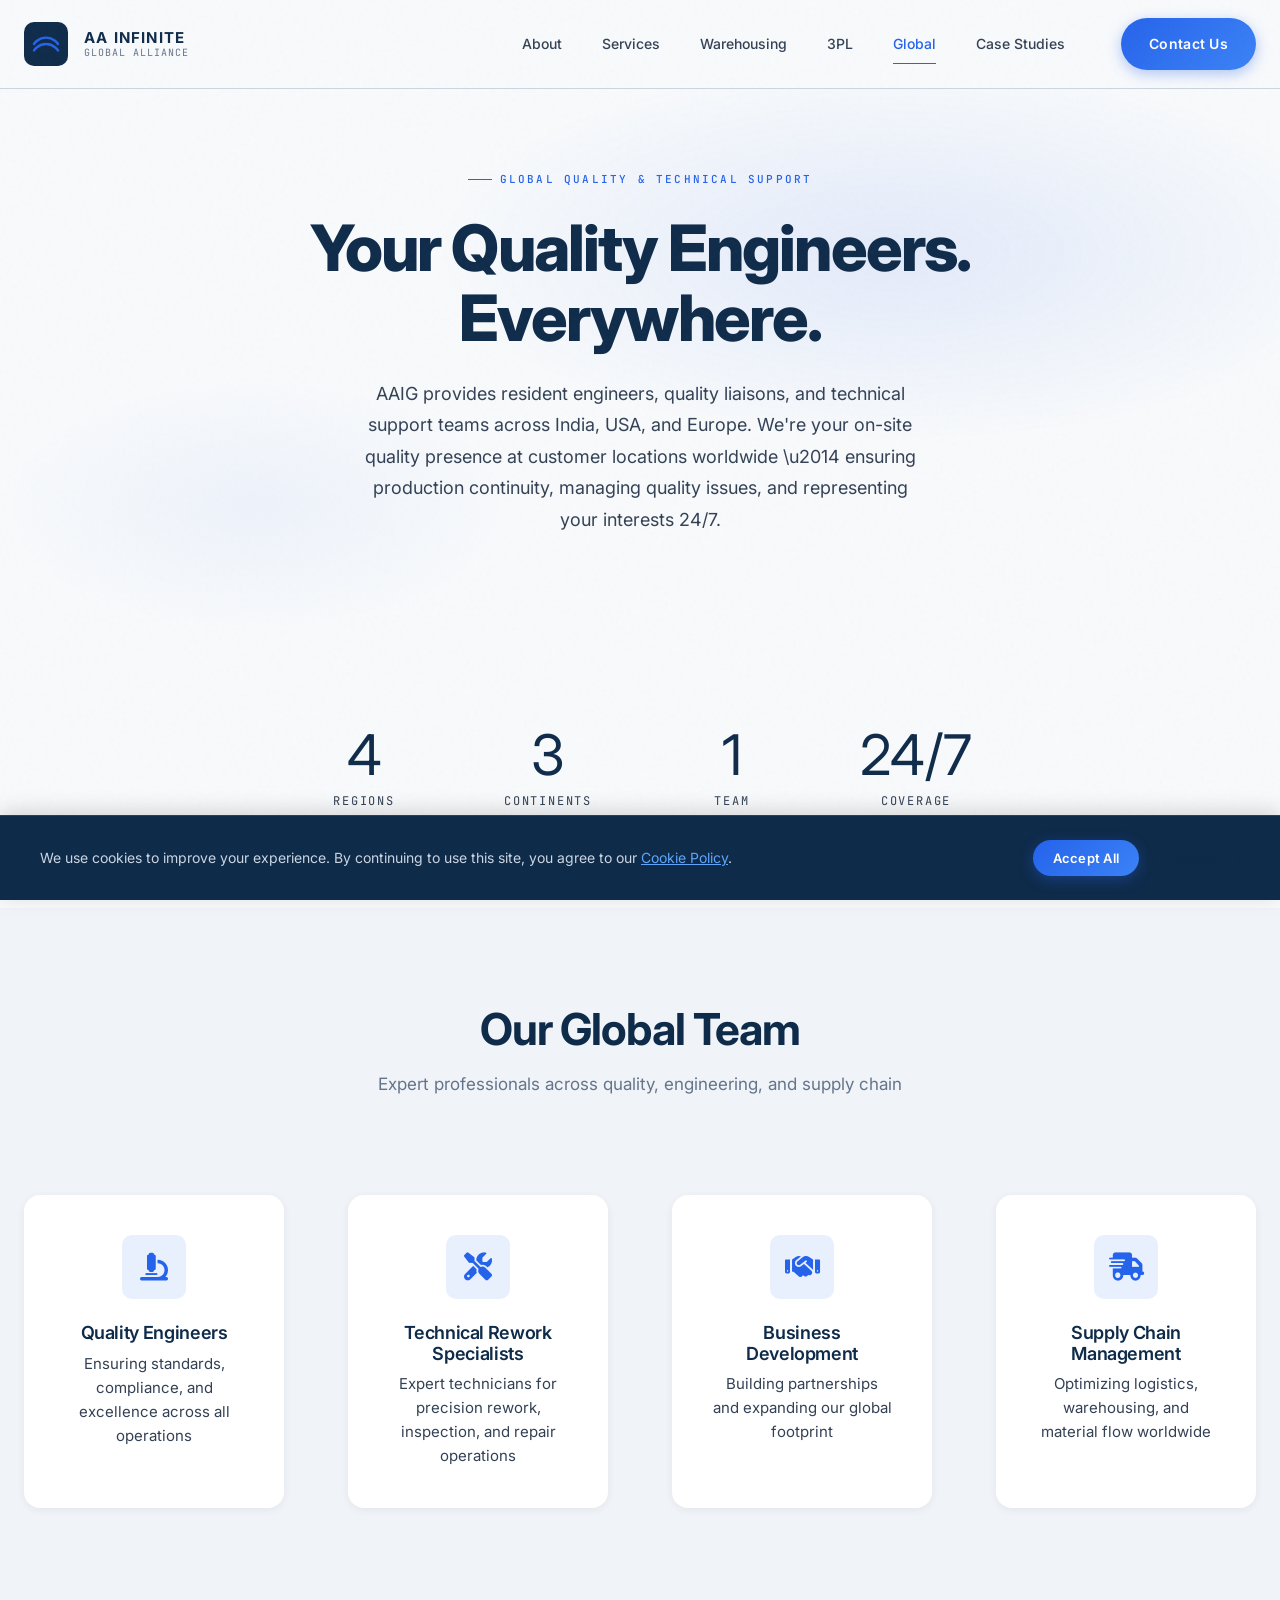
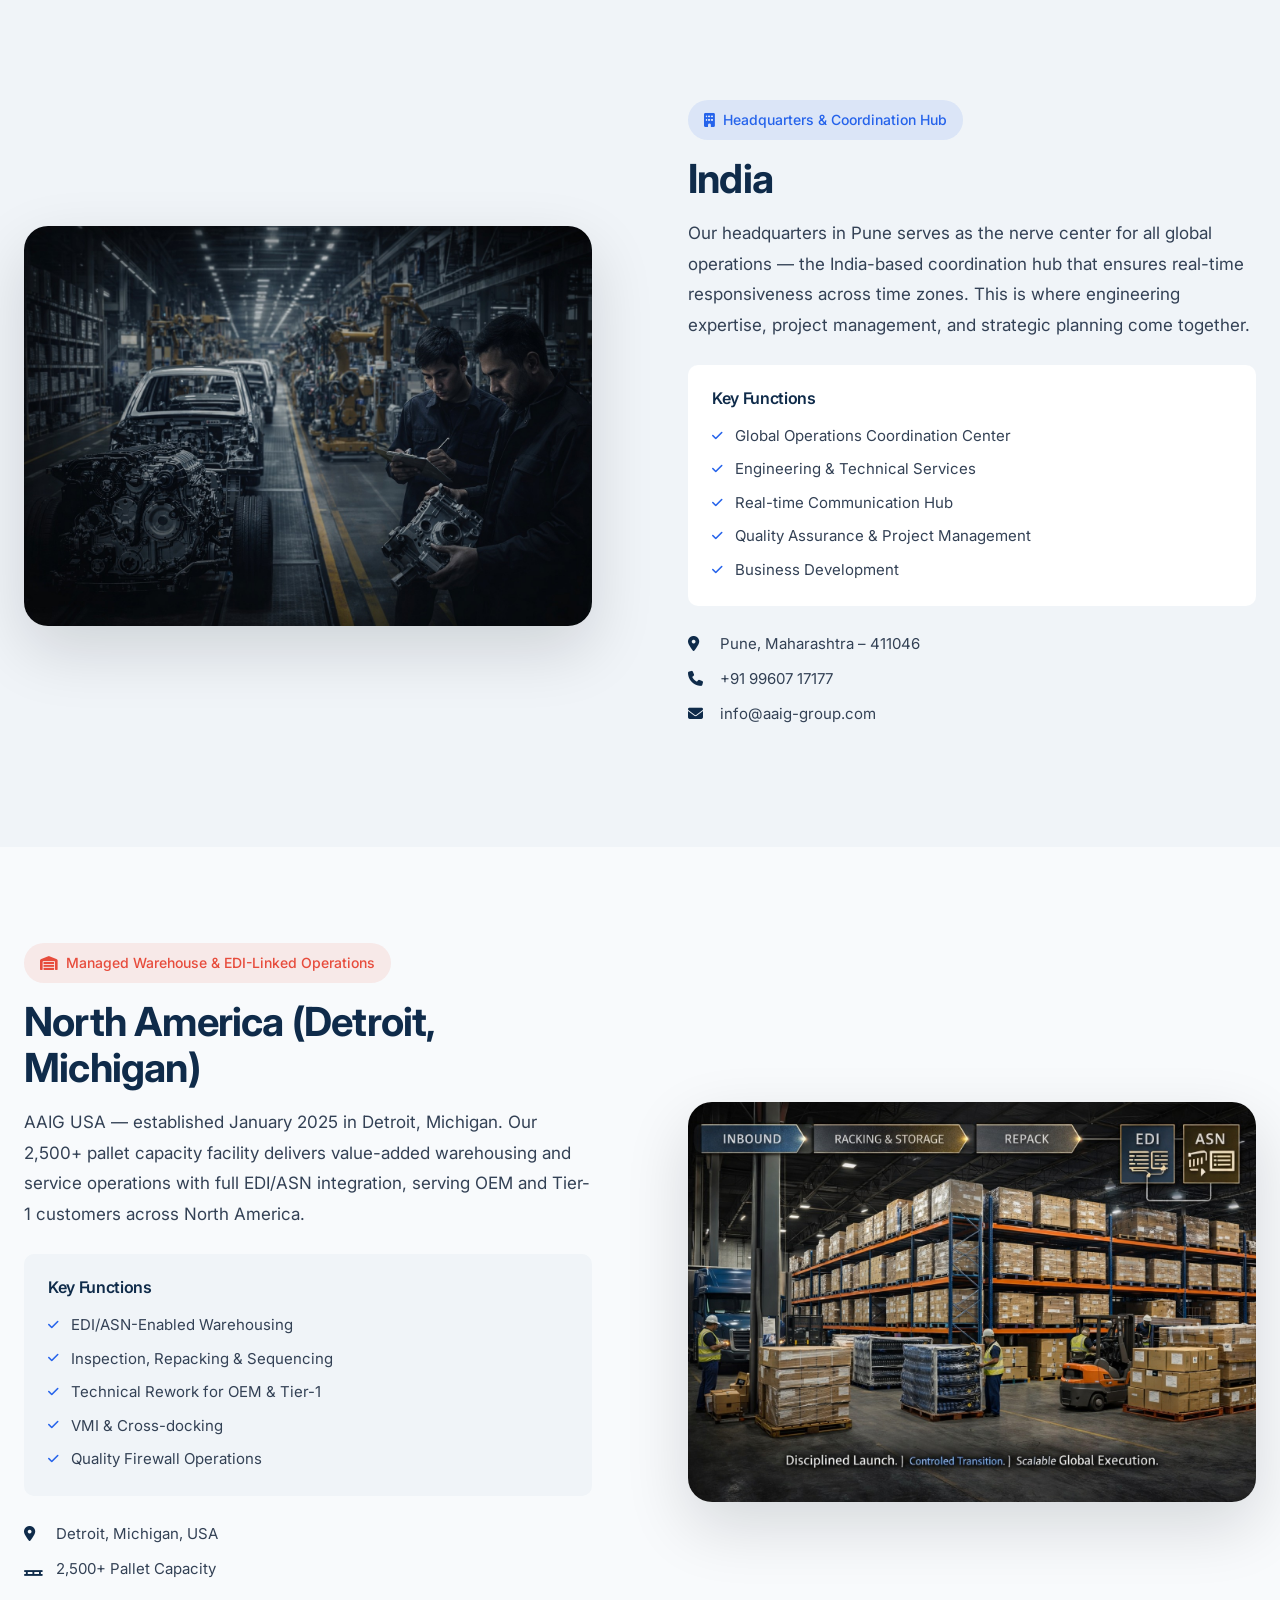
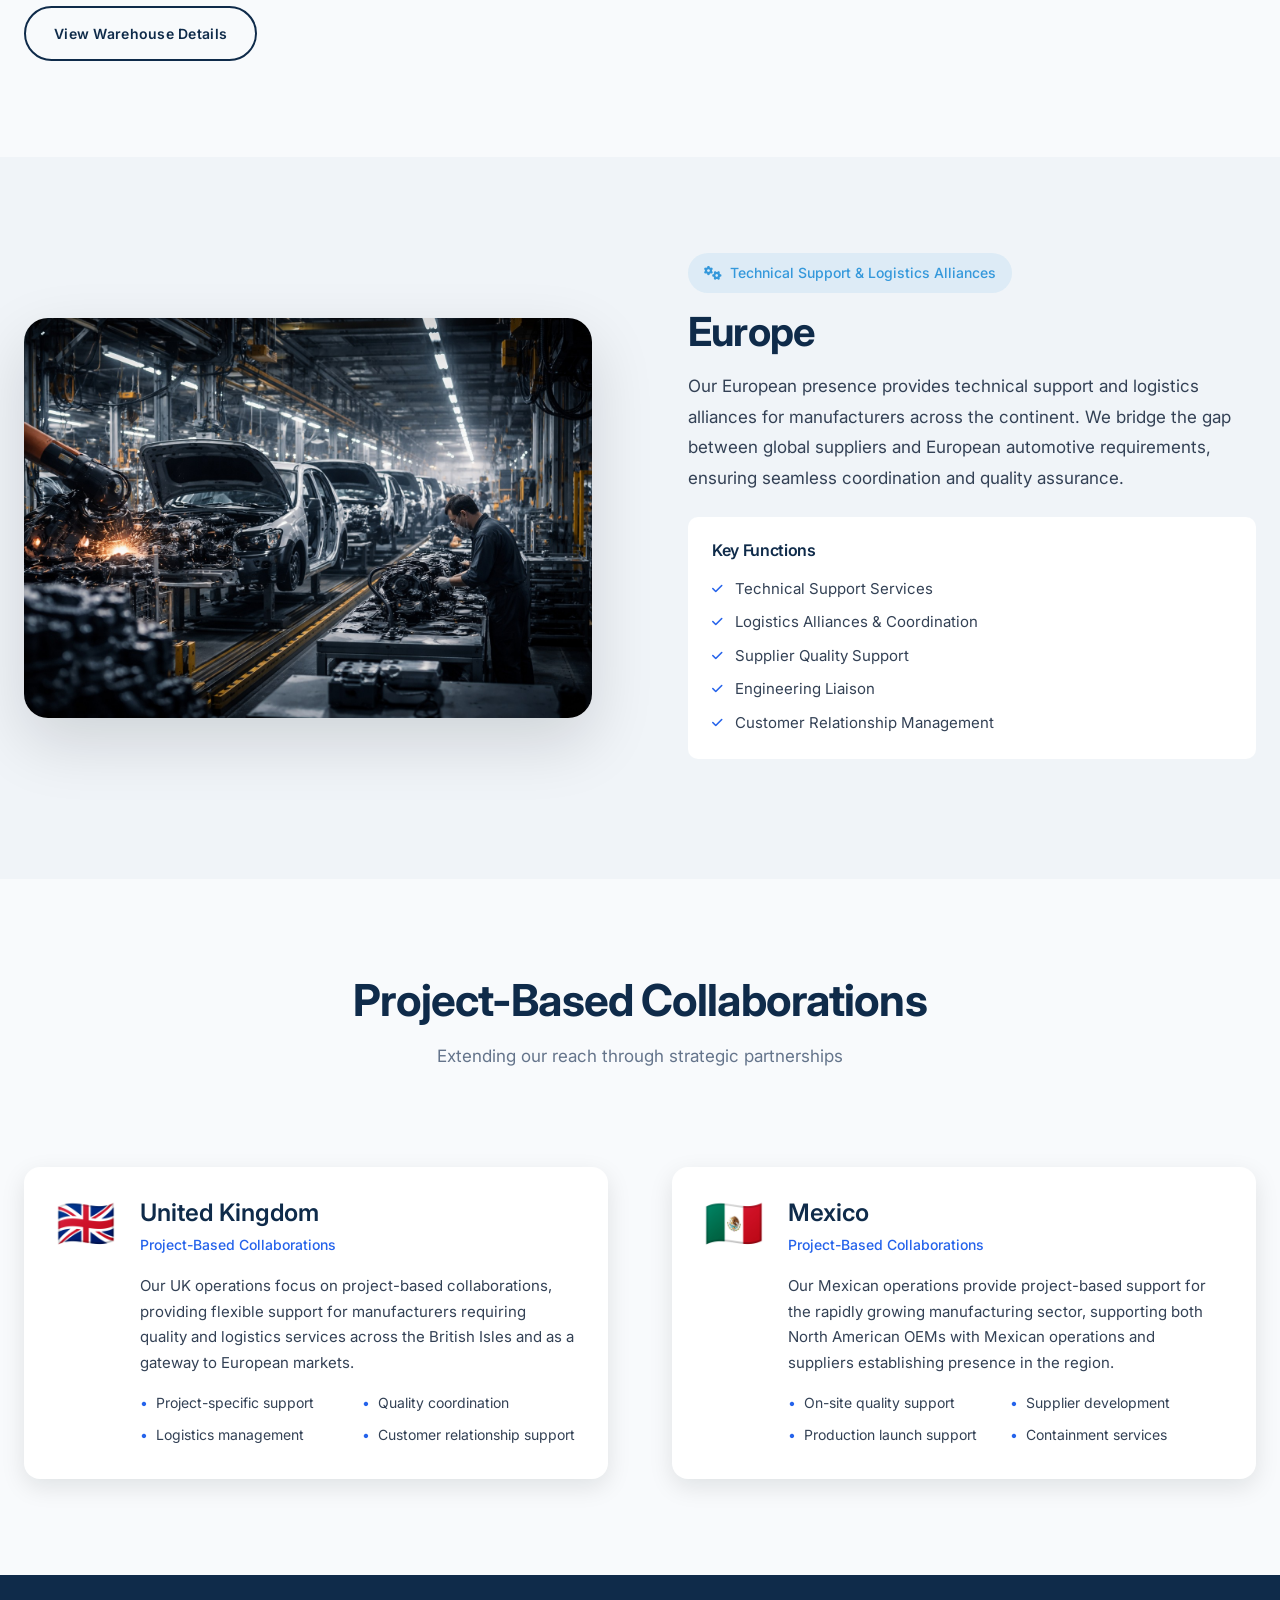
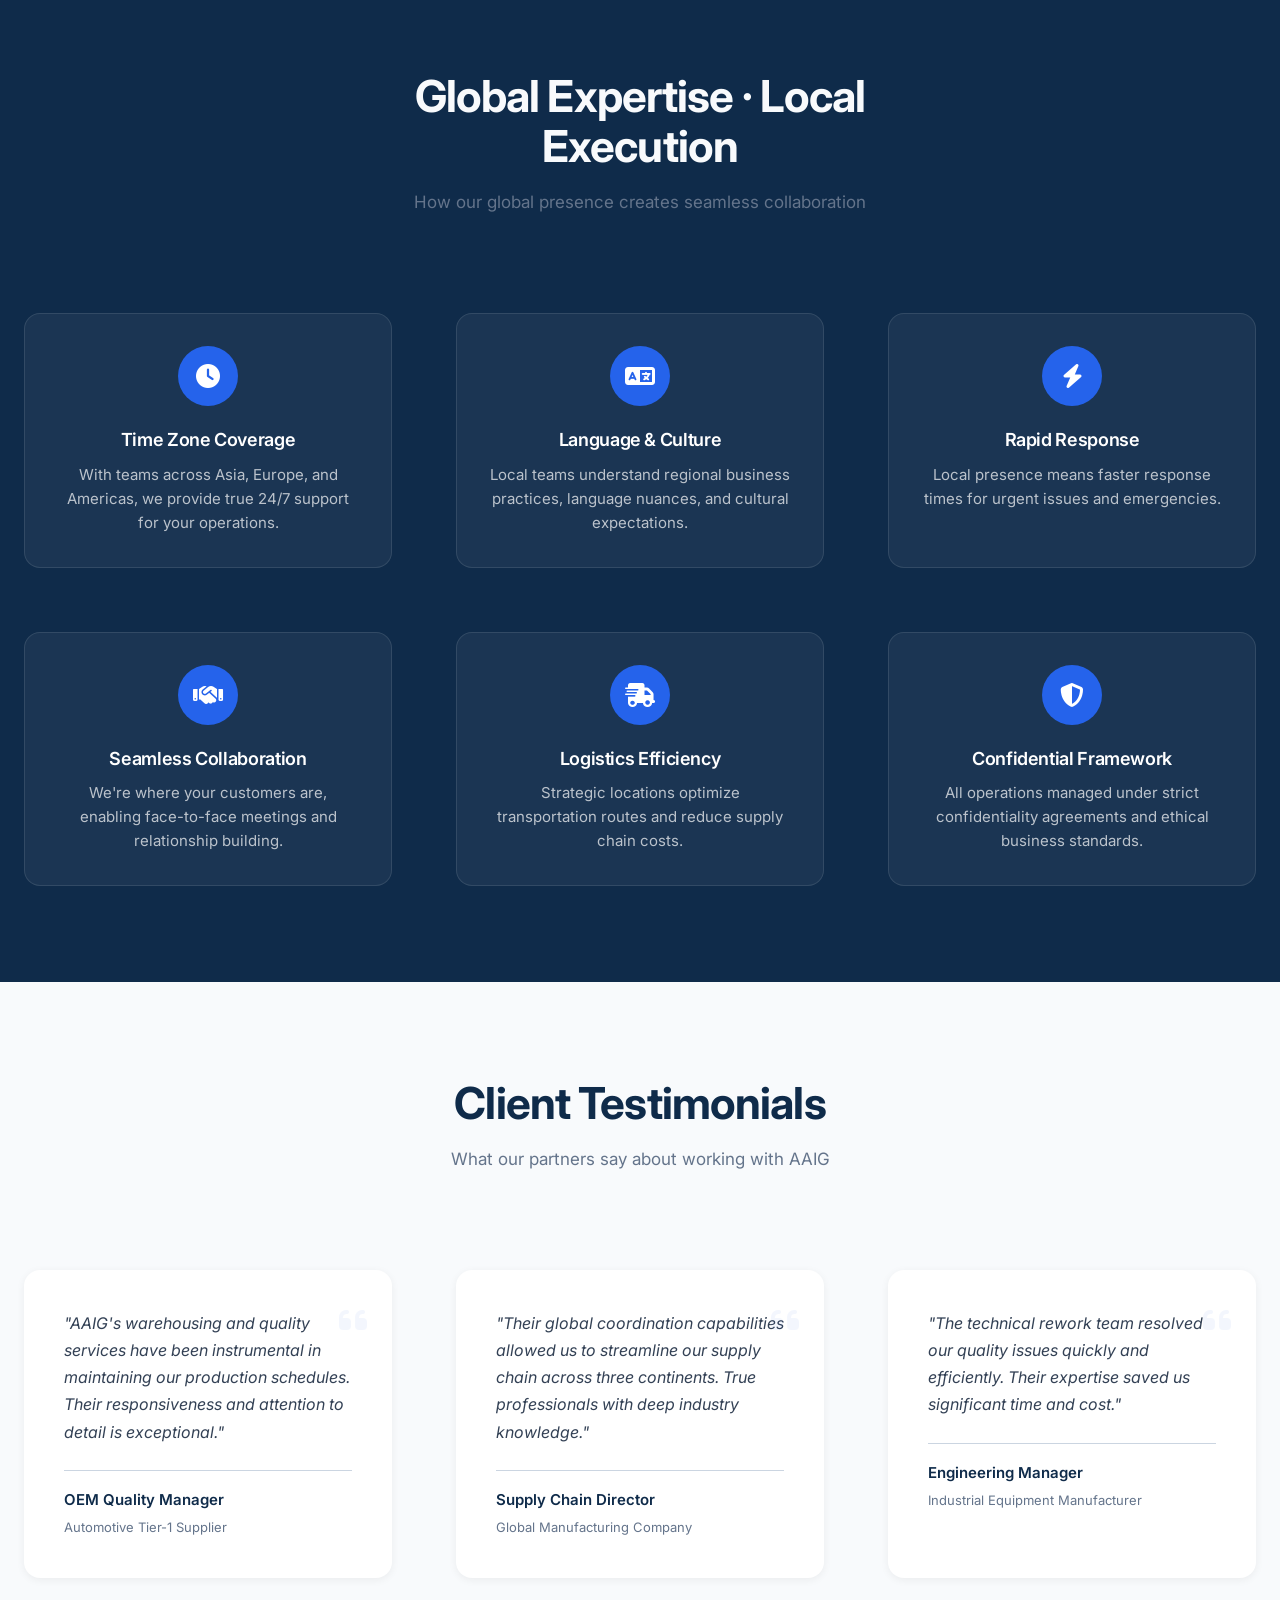
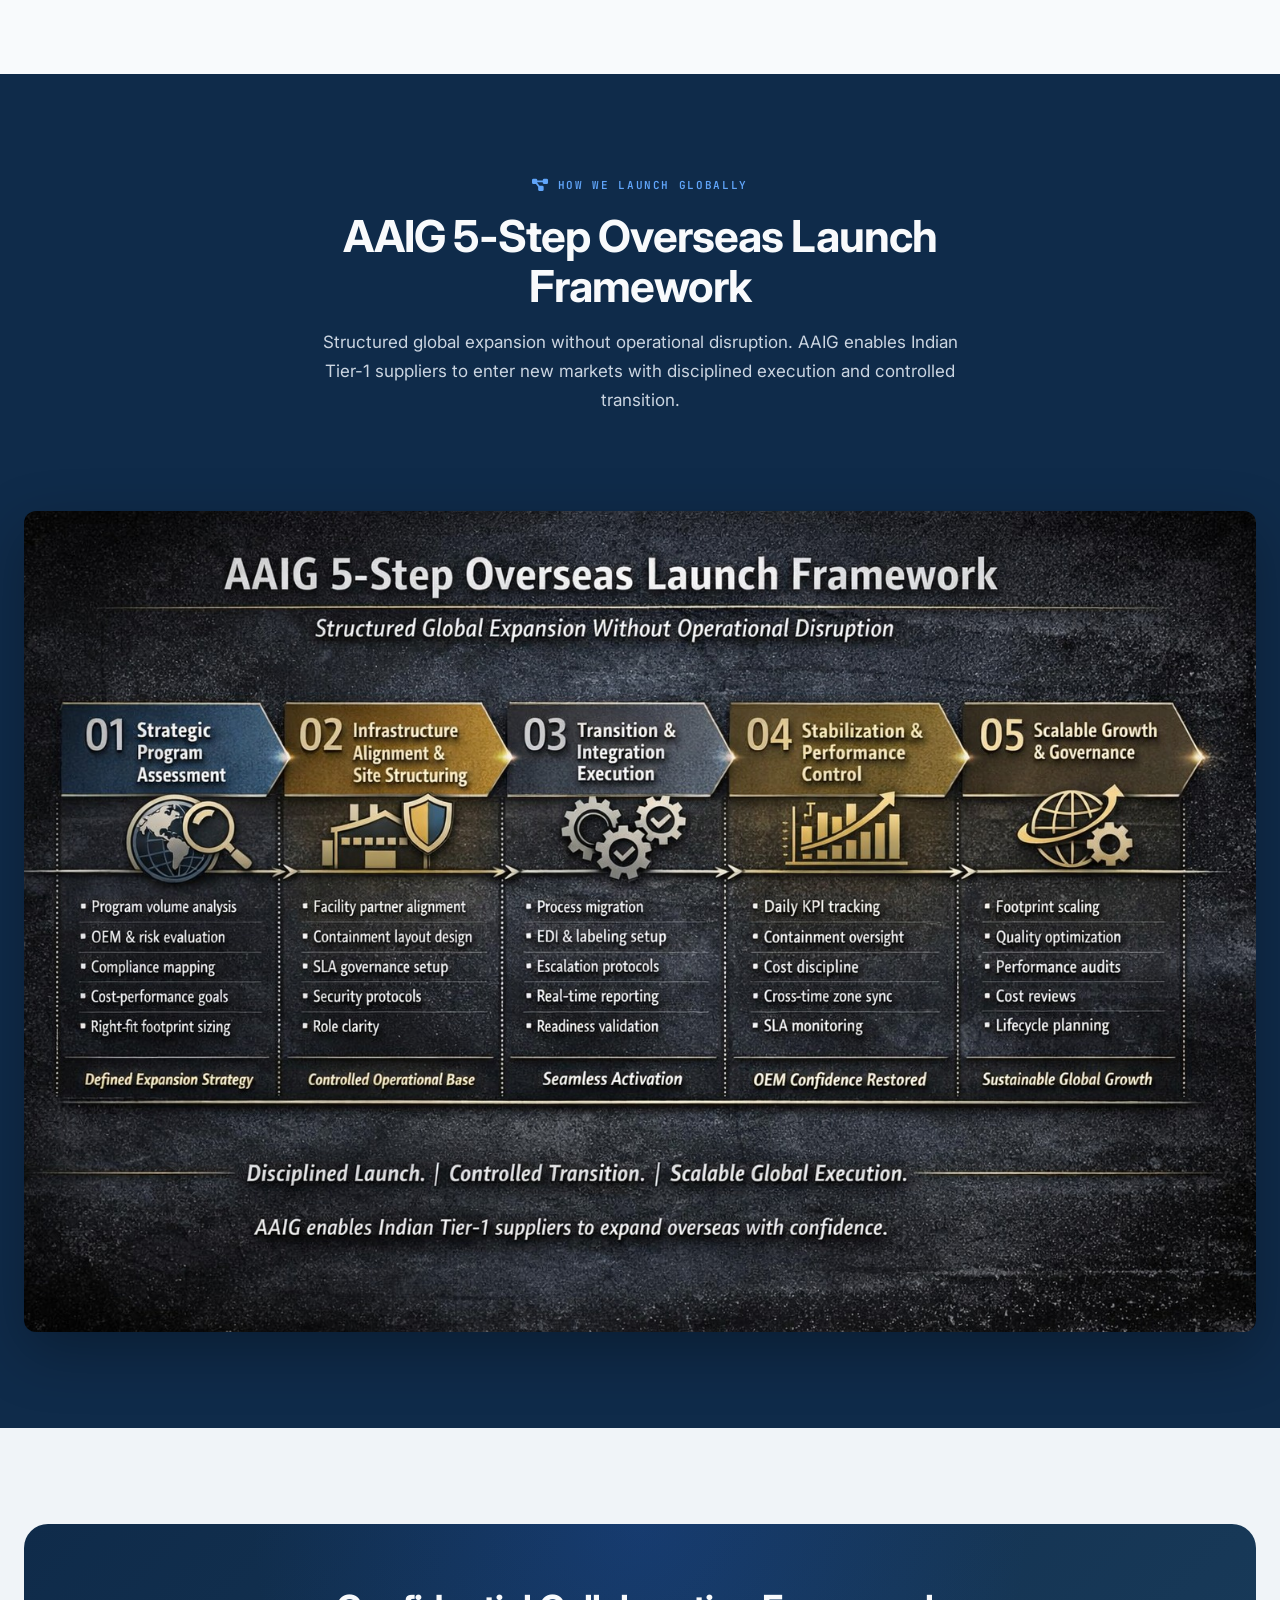
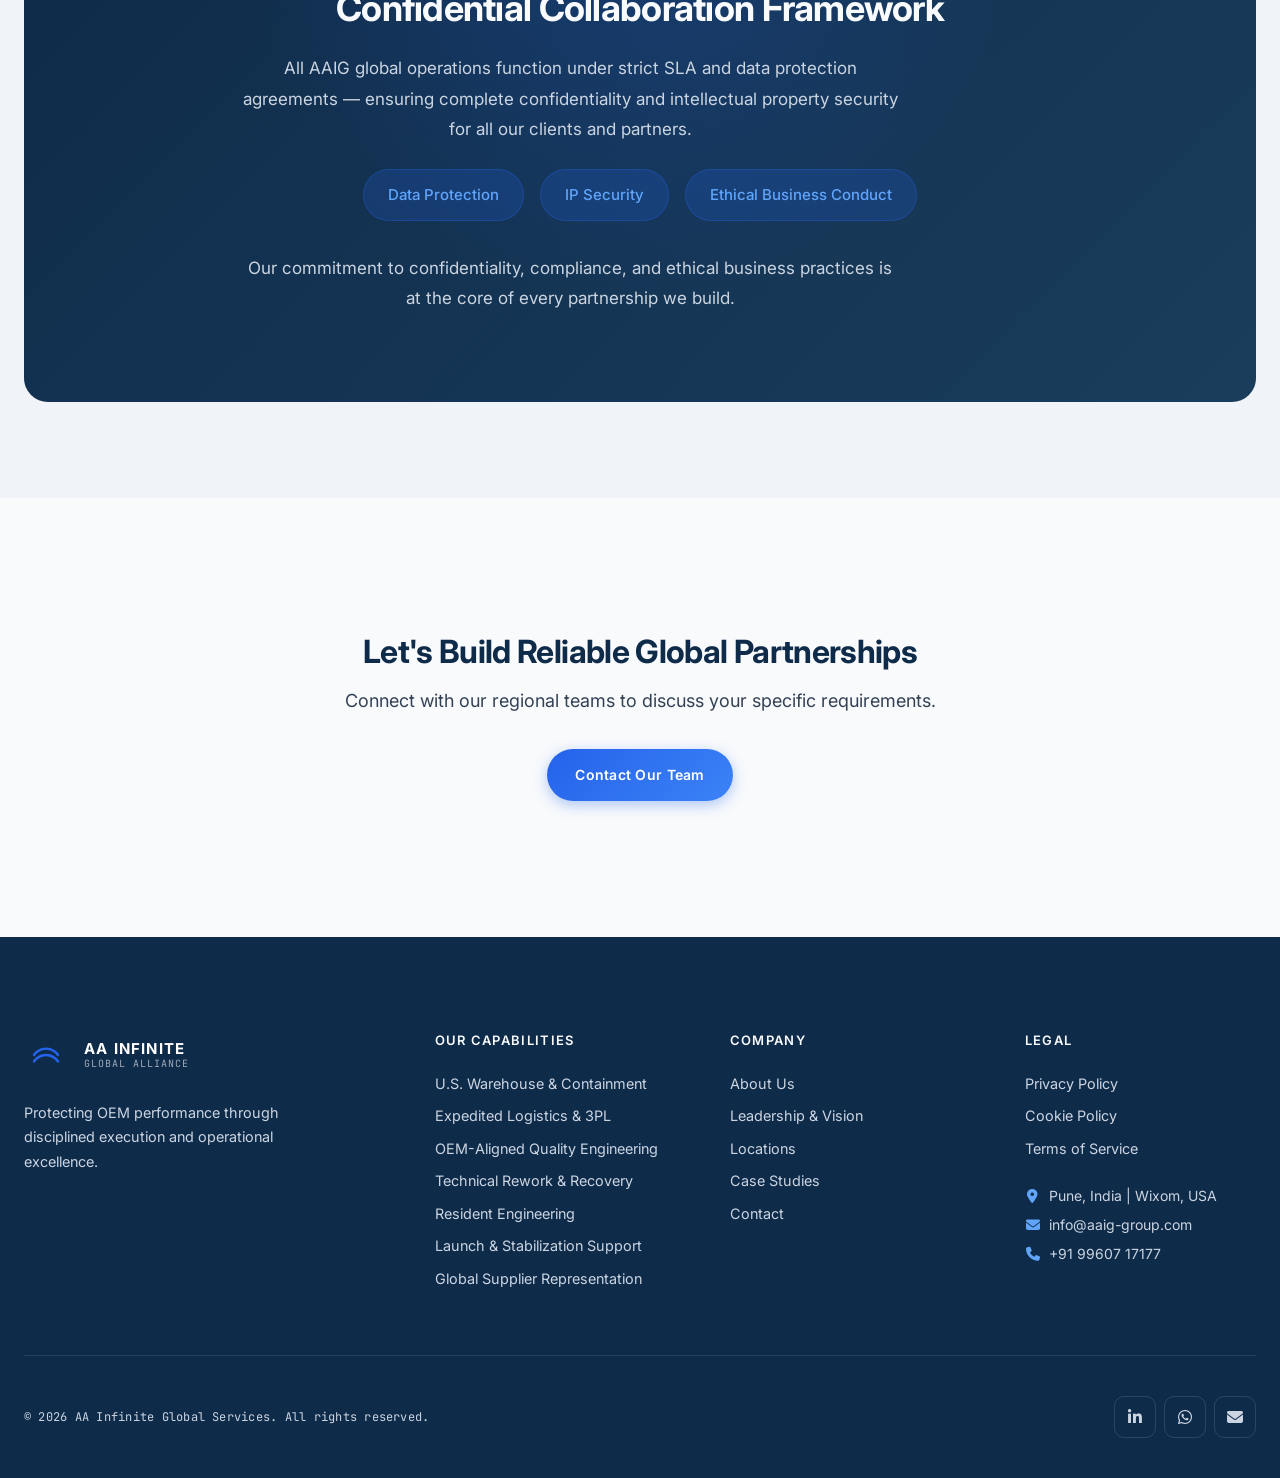
<file: global.html>
<!DOCTYPE html>
<html lang="en">
<head>
  <meta charset="UTF-8">
  <meta name="viewport" content="width=device-width, initial-scale=1.0">
  <title>Global Presence — AA Infinite Global Services</title>
  <meta name="description" content="AA Infinite operates across Asia, North America, and Europe with local teams in India, USA, Germany, UK, and Mexico.">
  
  <!-- Open Graph / Social -->
  <meta property="og:type" content="website">
  <meta property="og:title" content="Global Presence — AA Infinite Global Services">
  <meta property="og:description" content="AA Infinite operates across Asia, North America, and Europe with local teams in India, USA, Germany, UK, and Mexico.">
  <meta property="og:url" content="https://www.aaig-group.com/global.html">
  <meta property="og:site_name" content="AA Infinite Global Alliance">
  <meta name="twitter:card" content="summary_large_image">
  <meta name="twitter:title" content="Global Presence — AA Infinite Global Services">
  
  <!-- Favicon -->
  <link rel="icon" type="image/svg+xml" href="data:image/svg+xml,<svg xmlns='http://www.w3.org/2000/svg' viewBox='0 0 100 100'><rect fill='%230f2b4a' width='100' height='100'/><path d='M20 50C20 50 30 35 50 35C70 35 80 50 80 50M20 65C20 65 30 50 50 50C70 50 80 65 80 65' stroke='%232563eb' stroke-width='6' stroke-linecap='round' fill='none'/></svg>">
  
  <!-- Google Fonts -->
  <link rel="preconnect" href="https://fonts.googleapis.com">
  <link rel="preconnect" href="https://fonts.gstatic.com" crossorigin>
  <link href="https://fonts.googleapis.com/css2?family=Inter:wght@300;400;500;600;700;800&family=JetBrains+Mono:wght@400;500&display=swap" rel="stylesheet">
  
  <!-- Font Awesome -->
  <link rel="stylesheet" href="https://cdnjs.cloudflare.com/ajax/libs/font-awesome/6.5.0/css/all.min.css">
  
  <!-- Custom Styles -->
  <link rel="stylesheet" href="css/base.css?v=20260219">
  <link rel="stylesheet" href="css/home.css?v=20260219">
  <link rel="stylesheet" href="css/pages.css?v=20260219">
  <link rel="stylesheet" href="css/warehousing.css">
  <link rel="stylesheet" href="css/global.css?v=20260219">
  <link rel="stylesheet" href="css/additions.css?v=20260219">
</head>
<body>

  <!-- Skip to content for accessibility -->
  <a href="#main-content" class="skip-link">Skip to main content</a>

  <!-- ==================== HEADER ==================== -->
  <header class="header">
    <div class="container">
      <div class="header__inner">
        <a href="index.html" class="logo" aria-label="AA Infinite Home">
          <span class="logo__icon">
            <svg viewBox="0 0 40 40" fill="none" xmlns="http://www.w3.org/2000/svg">
              <path d="M5 20C5 20 10 12 20 12C30 12 35 20 35 20" stroke="currentColor" stroke-width="3" stroke-linecap="round"/>
              <path d="M5 28C5 28 10 20 20 20C30 20 35 28 35 28" stroke="currentColor" stroke-width="3" stroke-linecap="round"/>
            </svg>
          </span>
          <span class="logo__text">
            <span class="logo__name">AA INFINITE</span>
            <span class="logo__tagline">Global Alliance</span>
          </span>
        </a>
        
        <nav class="nav" aria-label="Main navigation">
          <a href="about.html" class="nav__link">About</a>
          <a href="services.html" class="nav__link">Services</a>
          <a href="warehousing.html" class="nav__link">Warehousing</a>
          <a href="3pl.html" class="nav__link">3PL</a>
          <a href="global.html" class="nav__link nav__link--active">Global</a>
          <a href="case-studies.html" class="nav__link">Case Studies</a>
          <a href="index.html#contact" class="btn btn--primary nav__cta">Contact Us</a>
        </nav>
        
        <button class="menu-toggle" id="menuToggle" aria-label="Toggle menu" aria-expanded="false">
          <i class="fa-solid fa-bars"></i>
        </button>
      </div>
    </div>
    
    <nav class="mobile-nav" id="mobileNav" aria-label="Mobile navigation">
      <a href="about.html" class="mobile-nav__link">About</a>
      <a href="services.html" class="mobile-nav__link">Services</a>
      <a href="warehousing.html" class="mobile-nav__link">Warehousing</a>
      <a href="3pl.html" class="mobile-nav__link">3PL</a>
      <a href="global.html" class="mobile-nav__link">Global</a>
      <a href="case-studies.html" class="mobile-nav__link">Case Studies</a>
      <a href="index.html#contact" class="mobile-nav__link">Contact Us</a>
    </nav>
  </header>

  <main id="main-content">
    <!-- ==================== PAGE HERO ==================== -->
    <section class="page-hero">
      <div class="container">
        <div class="page-hero__content">
          <span class="page-hero__label">Global Quality & Technical Support</span>
          <h1 class="page-hero__title">Your Quality Engineers. Everywhere.</h1>
          <p class="page-hero__description">AAIG provides resident engineers, quality liaisons, and technical support teams across India, USA, and Europe. We're your on-site quality presence at customer locations worldwide \u2014 ensuring production continuity, managing quality issues, and representing your interests 24/7.</p>
        </div>
      </div>
    </section>

    <!-- ==================== GLOBAL OVERVIEW ==================== -->
    <section class="section">
      <div class="container">
        <div class="global-stats stagger-children">
          <div class="global-stat fade-in">
            <div class="global-stat__value">4</div>
            <div class="global-stat__label">Regions</div>
          </div>
          <div class="global-stat fade-in">
            <div class="global-stat__value">3</div>
            <div class="global-stat__label">Continents</div>
          </div>
          <div class="global-stat fade-in">
            <div class="global-stat__value">1</div>
            <div class="global-stat__label">Team</div>
          </div>
          <div class="global-stat fade-in">
            <div class="global-stat__value">24/7</div>
            <div class="global-stat__label">Coverage</div>
          </div>
        </div>
      </div>
    </section>

    <!-- ==================== TEAM ROLES ==================== -->
    <section class="section section--warm">
      <div class="container">
        <div class="section-header fade-in">
          <h2>Our Global Team</h2>
          <p>Expert professionals across quality, engineering, and supply chain</p>
        </div>
        
        <div class="grid grid--4 stagger-children">
          <div class="role-card fade-in">
            <div class="role-card__icon">
              <i class="fa-solid fa-microscope"></i>
            </div>
            <h4>Quality Engineers</h4>
            <p>Ensuring standards, compliance, and excellence across all operations</p>
          </div>
          <div class="role-card fade-in">
            <div class="role-card__icon">
              <i class="fa-solid fa-tools"></i>
            </div>
            <h4>Technical Rework Specialists</h4>
            <p>Expert technicians for precision rework, inspection, and repair operations</p>
          </div>
          <div class="role-card fade-in">
            <div class="role-card__icon">
              <i class="fa-solid fa-handshake"></i>
            </div>
            <h4>Business Development</h4>
            <p>Building partnerships and expanding our global footprint</p>
          </div>
          <div class="role-card fade-in">
            <div class="role-card__icon">
              <i class="fa-solid fa-truck-fast"></i>
            </div>
            <h4>Supply Chain Management</h4>
            <p>Optimizing logistics, warehousing, and material flow worldwide</p>
          </div>
        </div>
      </div>
    </section>

    <!-- ==================== INDIA - HQ ==================== -->
    <section class="section section--warm">
      <div class="container">
        <div class="content-grid">
          <div class="content-grid__image fade-in">
            <img loading="lazy" src="IMAGES/aaig-manufacturing.jpg" alt="AAIG automotive manufacturing and quality operations in Pune, India">
          </div>
          <div class="content-grid__text fade-in">
            <div class="location-badge">
              <i class="fa-solid fa-building"></i>
              Headquarters & Coordination Hub
            </div>
            <h2>India</h2>
            <p>Our headquarters in Pune serves as the nerve center for all global operations — the India-based coordination hub that ensures real-time responsiveness across time zones. This is where engineering expertise, project management, and strategic planning come together.</p>
            
            <div class="location-services">
              <h4>Key Functions</h4>
              <ul>
                <li><i class="fa-solid fa-check"></i> Global Operations Coordination Center</li>
                <li><i class="fa-solid fa-check"></i> Engineering & Technical Services</li>
                <li><i class="fa-solid fa-check"></i> Real-time Communication Hub</li>
                <li><i class="fa-solid fa-check"></i> Quality Assurance & Project Management</li>
                <li><i class="fa-solid fa-check"></i> Business Development</li>
              </ul>
            </div>
            
            <div class="location-contact">
              <p><i class="fa-solid fa-location-dot"></i> Pune, Maharashtra – 411046</p>
              <p><i class="fa-solid fa-phone"></i> +91 99607 17177</p>
              <p><i class="fa-solid fa-envelope"></i> info@aaig-group.com</p>
            </div>
          </div>
        </div>
      </div>
    </section>

    <!-- ==================== NORTH AMERICA ==================== -->
    <section class="section">
      <div class="container">
        <div class="content-grid content-grid--reverse">
          <div class="content-grid__image fade-in">
            <img loading="lazy" src="IMAGES/aaig-warehouse.jpg" alt="AAIG managed warehouse operations in Wixom, Michigan USA">
          </div>
          <div class="content-grid__text fade-in">
            <div class="location-badge location-badge--secondary">
              <i class="fa-solid fa-warehouse"></i>
              Managed Warehouse & EDI-Linked Operations
            </div>
            <h2>North America (Detroit, Michigan)</h2>
            <p>AAIG USA — established January 2025 in Detroit, Michigan. Our 2,500+ pallet capacity facility delivers value-added warehousing and service operations with full EDI/ASN integration, serving OEM and Tier-1 customers across North America.</p>
            
            <div class="location-services">
              <h4>Key Functions</h4>
              <ul>
                <li><i class="fa-solid fa-check"></i> EDI/ASN-Enabled Warehousing</li>
                <li><i class="fa-solid fa-check"></i> Inspection, Repacking & Sequencing</li>
                <li><i class="fa-solid fa-check"></i> Technical Rework for OEM & Tier-1</li>
                <li><i class="fa-solid fa-check"></i> VMI & Cross-docking</li>
                <li><i class="fa-solid fa-check"></i> Quality Firewall Operations</li>
              </ul>
            </div>
            
            <div class="location-contact">
              <p><i class="fa-solid fa-location-dot"></i> Detroit, Michigan, USA</p>
              <p><i class="fa-solid fa-pallet"></i> 2,500+ Pallet Capacity</p>
            </div>
            
            <a href="warehousing.html" class="btn btn--outline">View Warehouse Details</a>
          </div>
        </div>
      </div>
    </section>

    <!-- ==================== EUROPE ==================== -->
    <section class="section section--warm">
      <div class="container">
        <div class="content-grid">
          <div class="content-grid__image fade-in">
            <img loading="lazy" src="IMAGES/aaig-assembly-line.jpg" alt="AAIG European automotive operations and logistics">
          </div>
          <div class="content-grid__text fade-in">
            <div class="location-badge location-badge--accent">
              <i class="fa-solid fa-cogs"></i>
              Technical Support & Logistics Alliances
            </div>
            <h2>Europe</h2>
            <p>Our European presence provides technical support and logistics alliances for manufacturers across the continent. We bridge the gap between global suppliers and European automotive requirements, ensuring seamless coordination and quality assurance.</p>
            
            <div class="location-services">
              <h4>Key Functions</h4>
              <ul>
                <li><i class="fa-solid fa-check"></i> Technical Support Services</li>
                <li><i class="fa-solid fa-check"></i> Logistics Alliances & Coordination</li>
                <li><i class="fa-solid fa-check"></i> Supplier Quality Support</li>
                <li><i class="fa-solid fa-check"></i> Engineering Liaison</li>
                <li><i class="fa-solid fa-check"></i> Customer Relationship Management</li>
              </ul>
            </div>
          </div>
        </div>
      </div>
    </section>

    <!-- ==================== UK & MEXICO ==================== -->
    <section class="section">
      <div class="container">
        <div class="section-header fade-in">
          <h2>Project-Based Collaborations</h2>
          <p>Extending our reach through strategic partnerships</p>
        </div>
        
        <div class="grid grid--2 stagger-children">
          <div class="region-card fade-in">
            <div class="region-card__flag">🇬🇧</div>
            <div class="region-card__content">
              <h3>United Kingdom</h3>
              <span class="region-card__role">Project-Based Collaborations</span>
              <p>Our UK operations focus on project-based collaborations, providing flexible support for manufacturers requiring quality and logistics services across the British Isles and as a gateway to European markets.</p>
              <ul class="region-card__services">
                <li>Project-specific support</li>
                <li>Quality coordination</li>
                <li>Logistics management</li>
                <li>Customer relationship support</li>
              </ul>
            </div>
          </div>
          
          <div class="region-card fade-in">
            <div class="region-card__flag">🇲🇽</div>
            <div class="region-card__content">
              <h3>Mexico</h3>
              <span class="region-card__role">Project-Based Collaborations</span>
              <p>Our Mexican operations provide project-based support for the rapidly growing manufacturing sector, supporting both North American OEMs with Mexican operations and suppliers establishing presence in the region.</p>
              <ul class="region-card__services">
                <li>On-site quality support</li>
                <li>Supplier development</li>
                <li>Production launch support</li>
                <li>Containment services</li>
              </ul>
            </div>
          </div>
        </div>
      </div>
    </section>

    <!-- ==================== WHY GLOBAL ==================== -->
    <section class="section section--ink">
      <div class="container">
        <div class="section-header fade-in">
          <h2>Global Expertise · Local Execution</h2>
          <p>How our global presence creates seamless collaboration</p>
        </div>
        
        <div class="grid grid--3 stagger-children">
          <div class="advantage-card fade-in">
            <div class="advantage-card__icon">
              <i class="fa-solid fa-clock"></i>
            </div>
            <h4>Time Zone Coverage</h4>
            <p>With teams across Asia, Europe, and Americas, we provide true 24/7 support for your operations.</p>
          </div>
          <div class="advantage-card fade-in">
            <div class="advantage-card__icon">
              <i class="fa-solid fa-language"></i>
            </div>
            <h4>Language & Culture</h4>
            <p>Local teams understand regional business practices, language nuances, and cultural expectations.</p>
          </div>
          <div class="advantage-card fade-in">
            <div class="advantage-card__icon">
              <i class="fa-solid fa-bolt"></i>
            </div>
            <h4>Rapid Response</h4>
            <p>Local presence means faster response times for urgent issues and emergencies.</p>
          </div>
          <div class="advantage-card fade-in">
            <div class="advantage-card__icon">
              <i class="fa-solid fa-handshake"></i>
            </div>
            <h4>Seamless Collaboration</h4>
            <p>We're where your customers are, enabling face-to-face meetings and relationship building.</p>
          </div>
          <div class="advantage-card fade-in">
            <div class="advantage-card__icon">
              <i class="fa-solid fa-truck-fast"></i>
            </div>
            <h4>Logistics Efficiency</h4>
            <p>Strategic locations optimize transportation routes and reduce supply chain costs.</p>
          </div>
          <div class="advantage-card fade-in">
            <div class="advantage-card__icon">
              <i class="fa-solid fa-shield-halved"></i>
            </div>
            <h4>Confidential Framework</h4>
            <p>All operations managed under strict confidentiality agreements and ethical business standards.</p>
          </div>
        </div>
      </div>
    </section>

    <!-- ==================== CLIENT REVIEWS ==================== -->
    <section class="section">
      <div class="container">
        <div class="section-header fade-in">
          <h2>Client Testimonials</h2>
          <p>What our partners say about working with AAIG</p>
        </div>
        
        <div class="grid grid--3 stagger-children">
          <div class="testimonial-card fade-in">
            <div class="testimonial-card__quote">
              <i class="fa-solid fa-quote-left"></i>
            </div>
            <p>"AAIG's warehousing and quality services have been instrumental in maintaining our production schedules. Their responsiveness and attention to detail is exceptional."</p>
            <div class="testimonial-card__author">
              <strong>OEM Quality Manager</strong>
              <span>Automotive Tier-1 Supplier</span>
            </div>
          </div>
          
          <div class="testimonial-card fade-in">
            <div class="testimonial-card__quote">
              <i class="fa-solid fa-quote-left"></i>
            </div>
            <p>"Their global coordination capabilities allowed us to streamline our supply chain across three continents. True professionals with deep industry knowledge."</p>
            <div class="testimonial-card__author">
              <strong>Supply Chain Director</strong>
              <span>Global Manufacturing Company</span>
            </div>
          </div>
          
          <div class="testimonial-card fade-in">
            <div class="testimonial-card__quote">
              <i class="fa-solid fa-quote-left"></i>
            </div>
            <p>"The technical rework team resolved our quality issues quickly and efficiently. Their expertise saved us significant time and cost."</p>
            <div class="testimonial-card__author">
              <strong>Engineering Manager</strong>
              <span>Industrial Equipment Manufacturer</span>
            </div>
          </div>
        </div>
      </div>
    </section>

    <!-- ==================== OVERSEAS LAUNCH FRAMEWORK ==================== -->
    <section class="section section--ink">
      <div class="container">
        <div class="section-intro section-intro--light fade-in">
          <span class="section-tag section-tag--light"><i class="fa-solid fa-diagram-project"></i> How We Launch Globally</span>
          <h2>AAIG 5-Step Overseas Launch Framework</h2>
          <p class="section-sub">Structured global expansion without operational disruption. AAIG enables Indian Tier-1 suppliers to enter new markets with disciplined execution and controlled transition.</p>
        </div>
        <div class="fade-in" style="margin-top:2rem;">
          <img src="IMAGES/aaig-launch-framework.jpg" alt="AAIG 5-Step Overseas Launch Framework — Strategic Program Assessment, Infrastructure Alignment & Site Structuring, Transition & Integration Execution, Stabilization & Performance Control, Scalable Growth & Governance" loading="lazy" style="width:100%; border-radius:12px; box-shadow: 0 20px 60px rgba(0,0,0,0.3);">
        </div>
      </div>
    </section>

    <!-- ==================== CONFIDENTIALITY NOTE ==================== -->    <section class="section section--warm">
      <div class="container">
        <div class="expansion-block fade-in">
          <div class="expansion-block__content">
            <h2>Confidential Collaboration Framework</h2>
            <p>All AAIG global operations function under strict SLA and data protection agreements — ensuring complete confidentiality and intellectual property security for all our clients and partners.</p>
            <div class="expansion-block__regions">
              <span class="expansion-tag">Data Protection</span>
              <span class="expansion-tag">IP Security</span>
              <span class="expansion-tag">Ethical Business Conduct</span>
            </div>
            <p>Our commitment to confidentiality, compliance, and ethical business practices is at the core of every partnership we build.</p>
          </div>
        </div>
      </div>
    </section>

    <!-- ==================== CTA ==================== -->
    <section class="section">
      <div class="container">
        <div class="cta-block fade-in">
          <h2>Let's Build Reliable Global Partnerships</h2>
          <p>Connect with our regional teams to discuss your specific requirements.</p>
          <a href="index.html#contact" class="btn btn--primary">Contact Our Team</a>
        </div>
      </div>
    </section>
  </main>

  <!-- ==================== FOOTER ==================== -->
  <footer class="footer">
    <div class="container">
      <div class="footer__inner">
        <div class="footer__brand">
          <a href="index.html" class="logo">
            <span class="logo__icon">
              <svg viewBox="0 0 40 40" fill="none" xmlns="http://www.w3.org/2000/svg">
                <path d="M5 20C5 20 10 12 20 12C30 12 35 20 35 20" stroke="currentColor" stroke-width="3" stroke-linecap="round"/>
                <path d="M5 28C5 28 10 20 20 20C30 20 35 28 35 28" stroke="currentColor" stroke-width="3" stroke-linecap="round"/>
              </svg>
            </span>
            <span class="logo__text">
              <span class="logo__name" style="color: white;">AA INFINITE</span>
              <span class="logo__tagline" style="color: rgba(255,255,255,0.6);">Global Alliance</span>
            </span>
          </a>
          <p>Protecting OEM performance through disciplined execution and operational excellence.</p>
        </div>
        
        <div class="footer__col">
          <h4 class="footer__title">Our Capabilities</h4>
          <nav class="footer__links">
            <a href="warehousing.html" class="footer__link">U.S. Warehouse &amp; Containment</a>
            <a href="3pl.html" class="footer__link">Expedited Logistics &amp; 3PL</a>
            <a href="services.html#quality" class="footer__link">OEM-Aligned Quality Engineering</a>
            <a href="services.html#rework" class="footer__link">Technical Rework &amp; Recovery</a>
            <a href="services.html#resident" class="footer__link">Resident Engineering</a>
            <a href="services.html#launch" class="footer__link">Launch &amp; Stabilization Support</a>
            <a href="services.html#global" class="footer__link">Global Supplier Representation</a>
          </nav>
        </div>
        
        <div class="footer__col">
          <h4 class="footer__title">Company</h4>
          <nav class="footer__links">
            <a href="about.html" class="footer__link">About Us</a>
            <a href="about.html#leadership" class="footer__link">Leadership &amp; Vision</a>
            <a href="global.html" class="footer__link">Locations</a>
            <a href="case-studies.html" class="footer__link">Case Studies</a>
            <a href="index.html#contact" class="footer__link">Contact</a>
          </nav>
        </div>
        
        <div class="footer__col">
          <h4 class="footer__title">Legal</h4>
          <nav class="footer__links">
            <a href="privacy-policy.html" class="footer__link">Privacy Policy</a>
            <a href="privacy-policy.html#cookies" class="footer__link">Cookie Policy</a>
            <a href="privacy-policy.html#terms" class="footer__link">Terms of Service</a>
          </nav>
          <div class="footer__contact-block" style="margin-top:1.5rem">
            <p><i class="fa-solid fa-location-dot"></i> Pune, India | Wixom, USA</p>
            <p><i class="fa-solid fa-envelope"></i> <a href="mailto:info@aaig-group.com" style="color:inherit">info@aaig-group.com</a></p>
            <p><i class="fa-solid fa-phone"></i> <a href="tel:+919960717177" style="color:inherit">+91 99607 17177</a></p>
          </div>
        </div>
      </div>
      
      <div class="footer__bottom">
        <p>© 2026 AA Infinite Global Services. All rights reserved.</p>
        <div class="footer__social">
          <a href="https://www.linkedin.com/company/aa-infinite-global-services" target="_blank" rel="noopener noreferrer" aria-label="LinkedIn"><i class="fa-brands fa-linkedin-in"></i></a>
          <a href="https://wa.me/qr/UAIEHYSWJOCOJ1" target="_blank" rel="noopener noreferrer" aria-label="WhatsApp"><i class="fa-brands fa-whatsapp"></i></a>
          <a href="mailto:info@aaig-group.com" aria-label="Email"><i class="fa-solid fa-envelope"></i></a>
        </div>
      </div>
    </div>
  </footer>

  <script src="script.js"></script>
  
  <!-- Sticky Mobile CTA -->
  <div class="mobile-sticky-cta">
    <div class="mobile-sticky-cta__inner">
      <a href="tel:+919960717177" class="btn btn--call"><i class="fa-solid fa-phone"></i> Call Now</a>
      <a href="index.html#contact" class="btn btn--primary"><i class="fa-solid fa-paper-plane"></i> Contact Us</a>
    </div>
  </div>
</body>
</html>
</file>
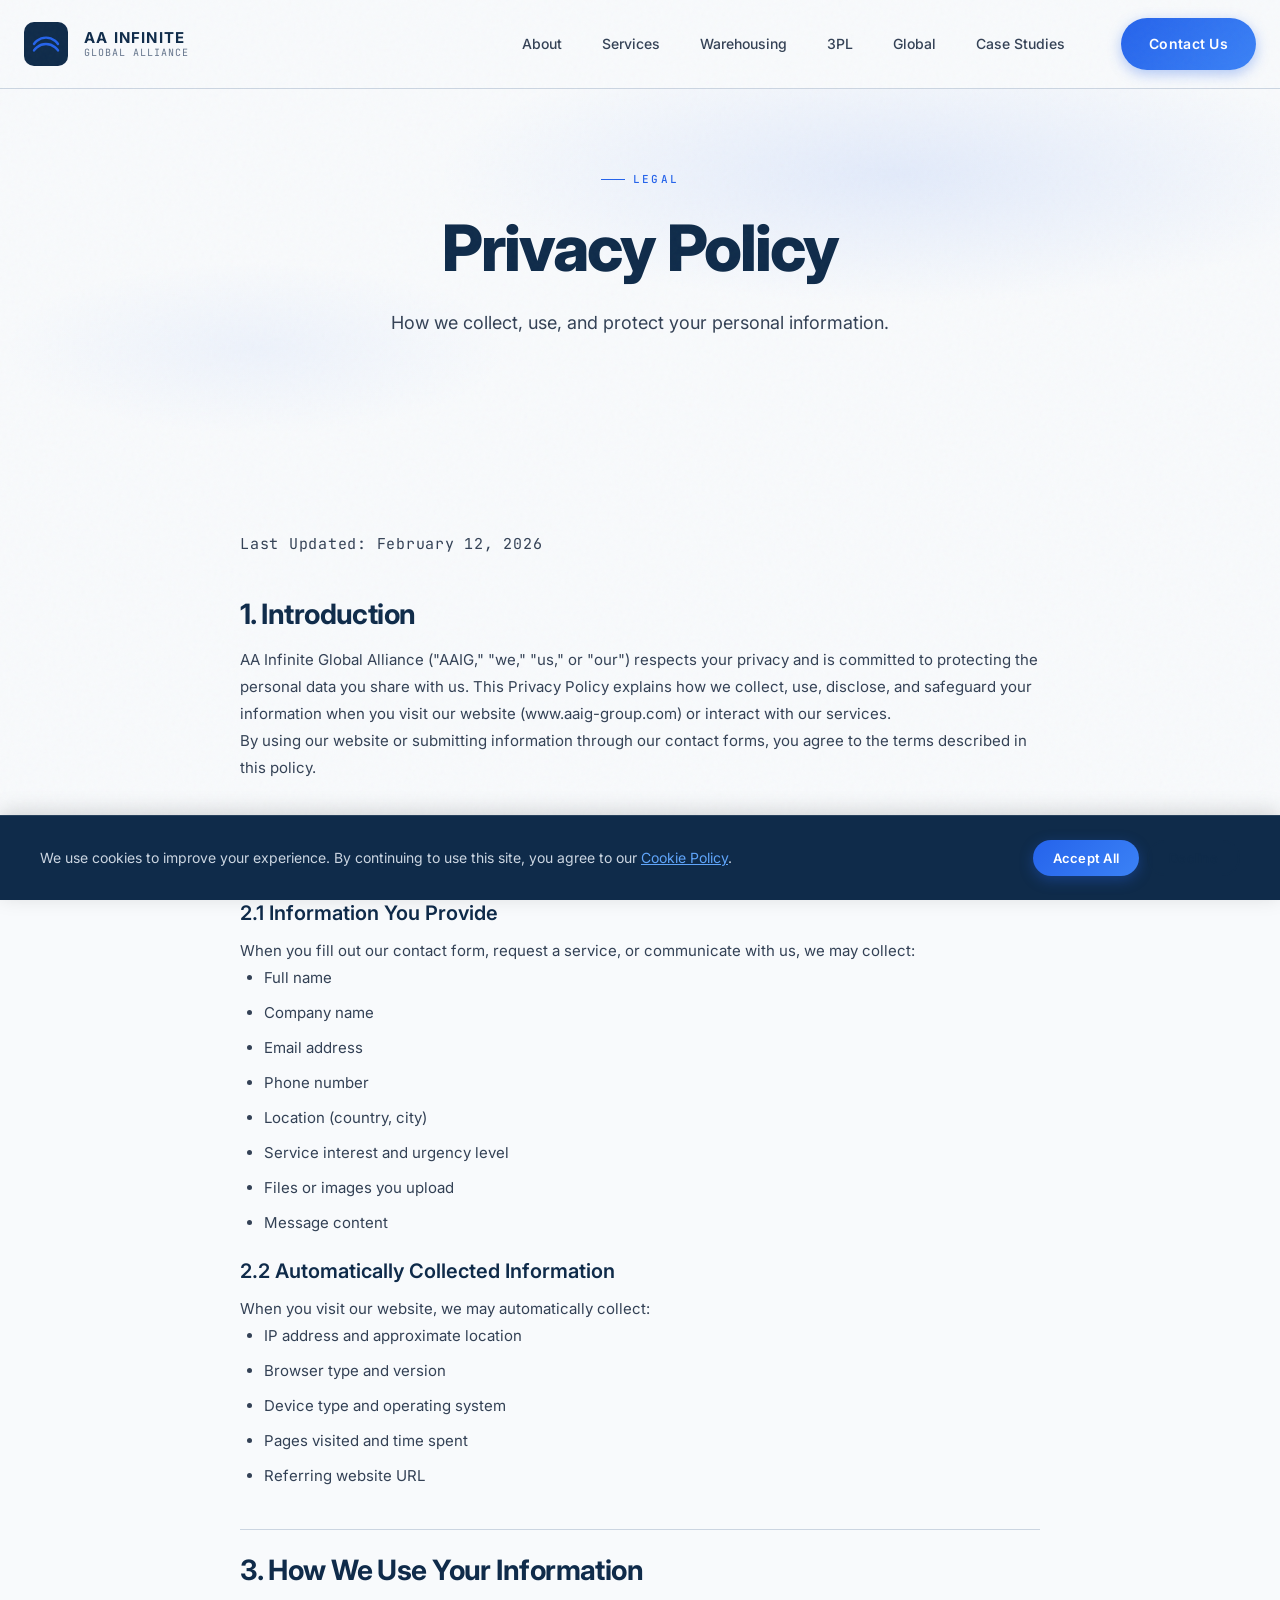
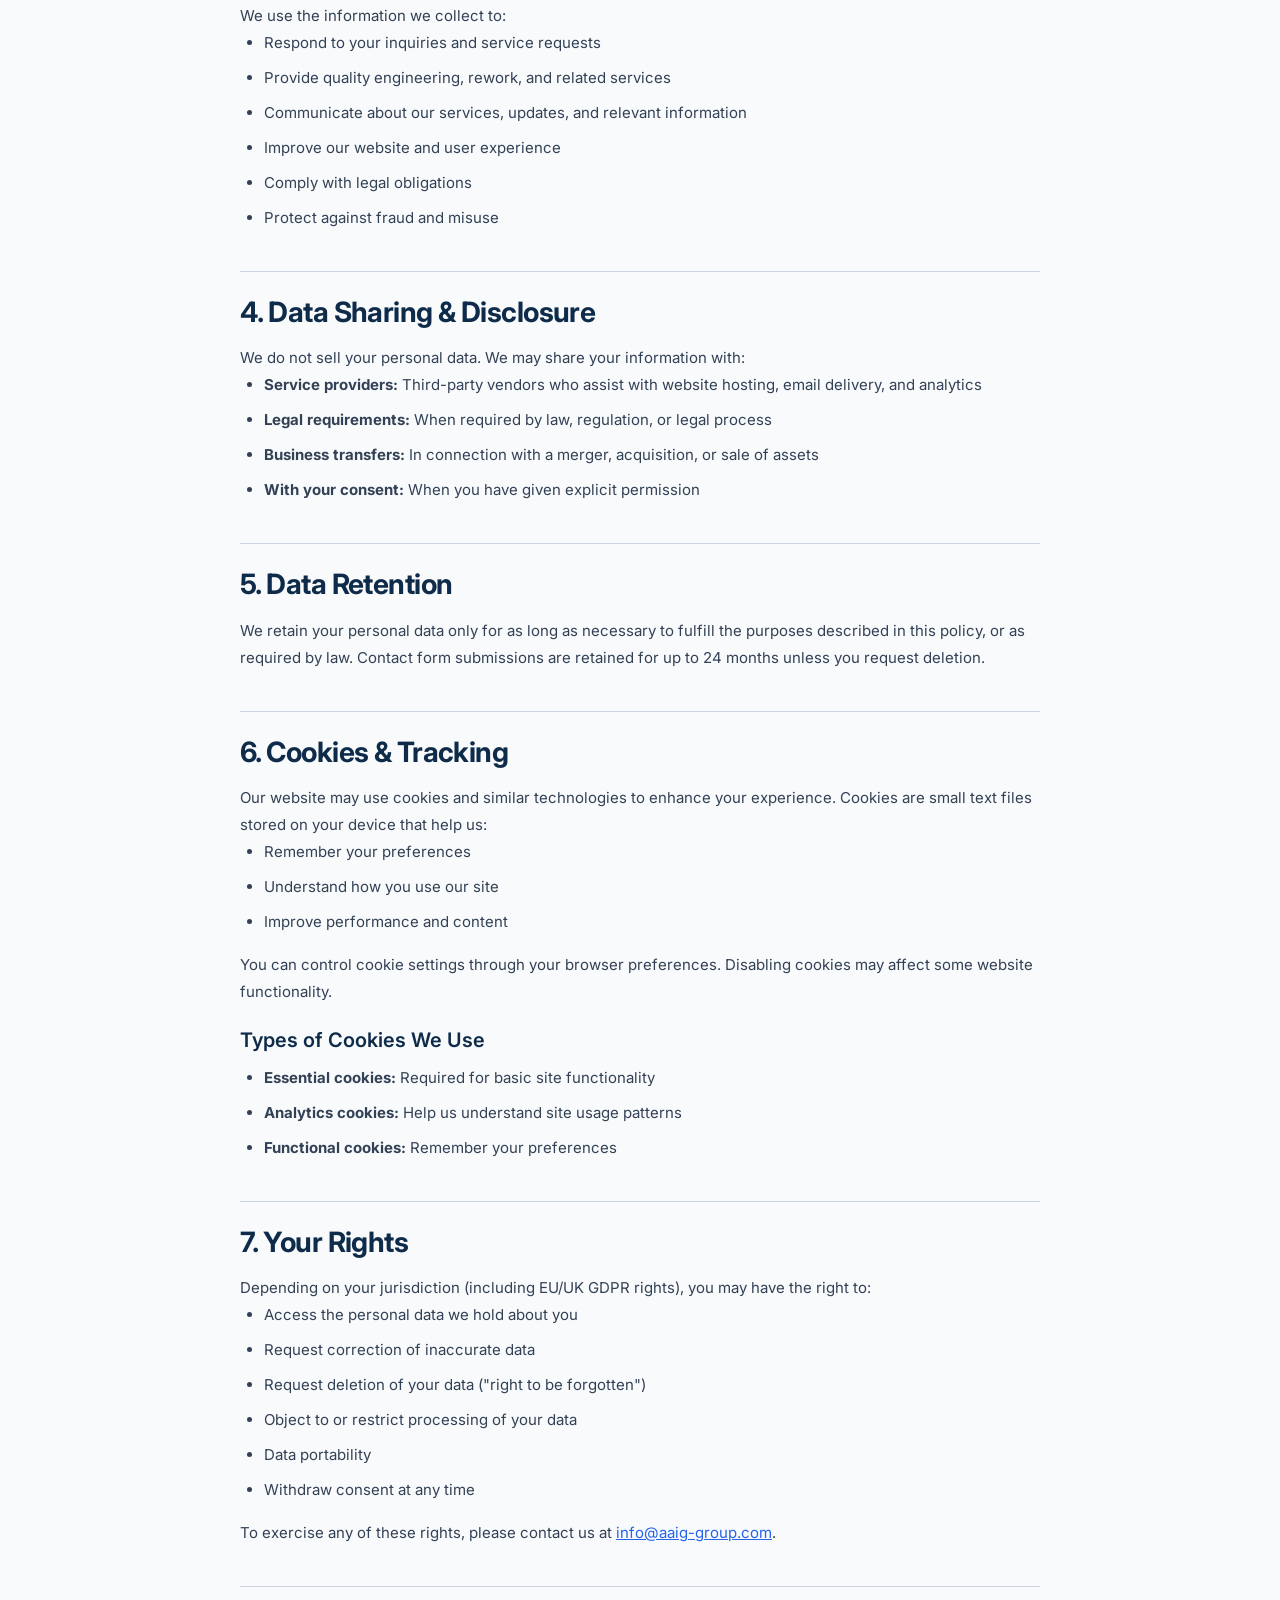
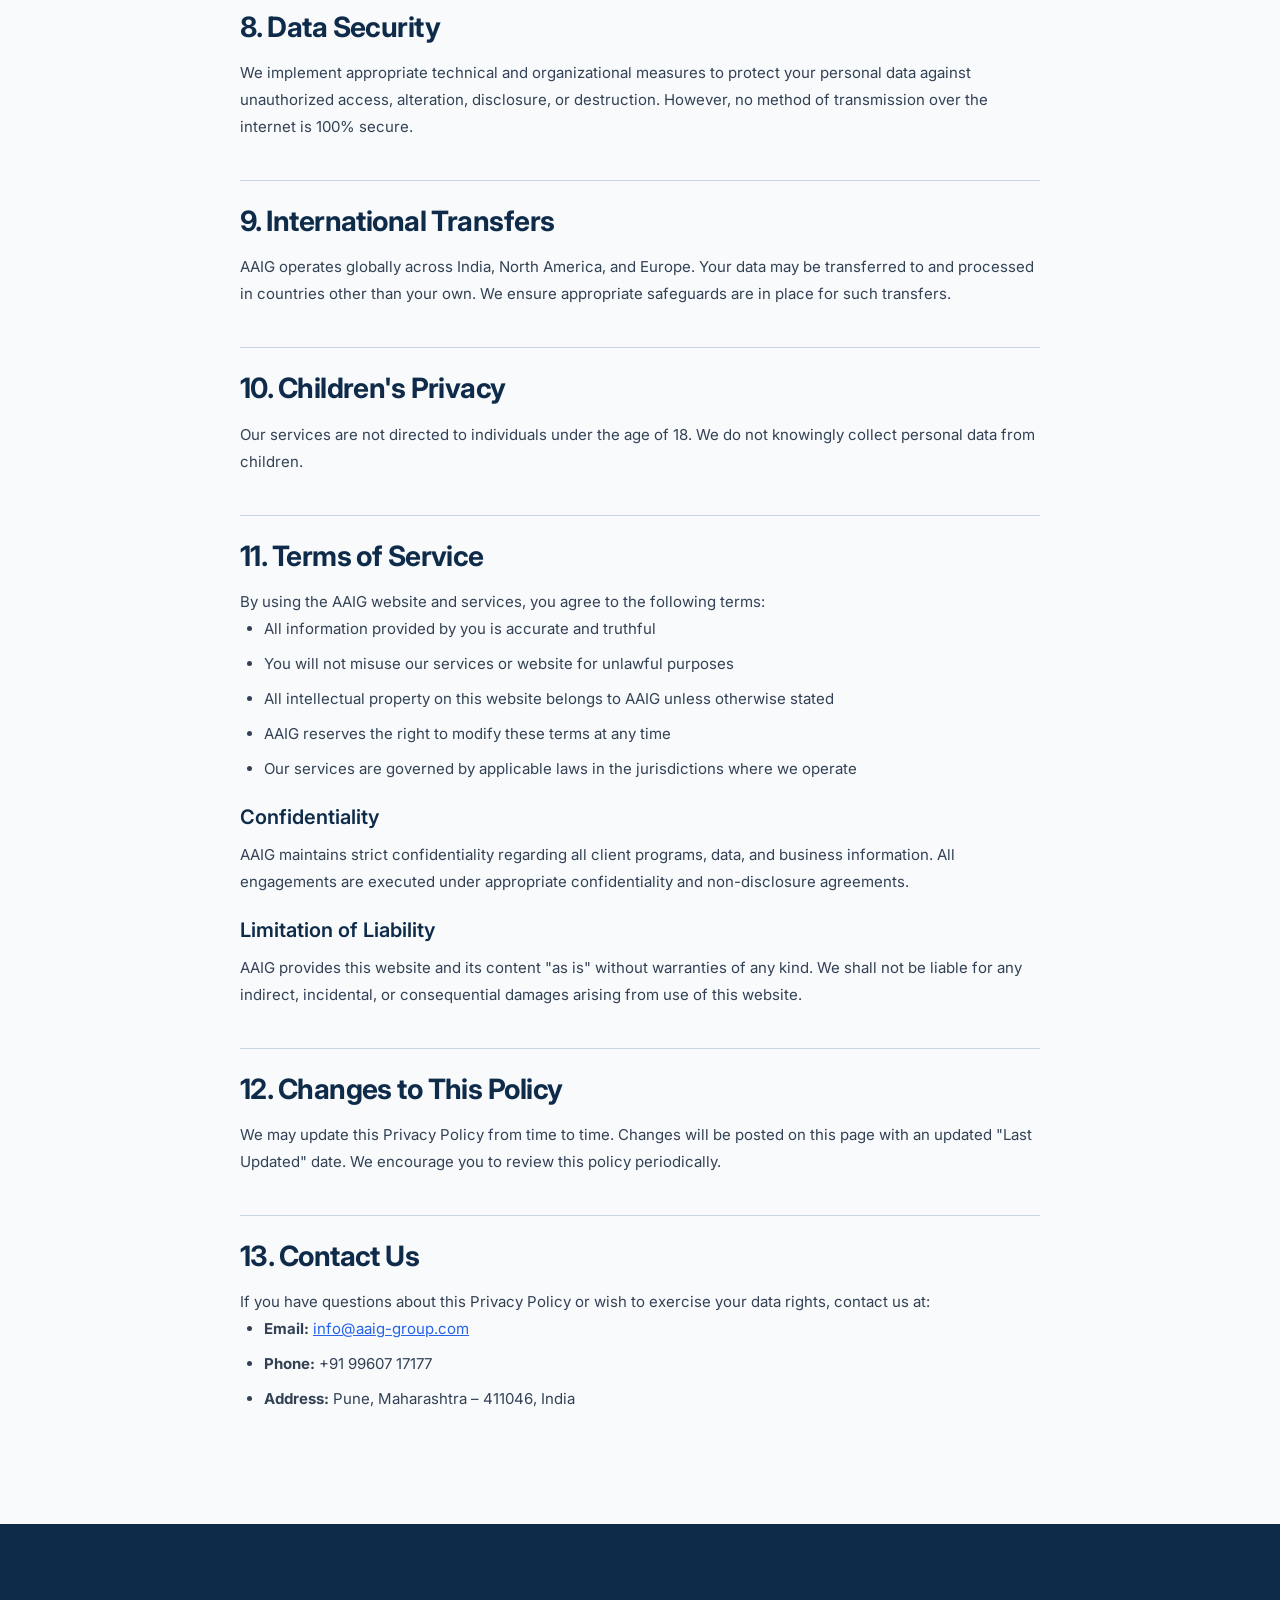
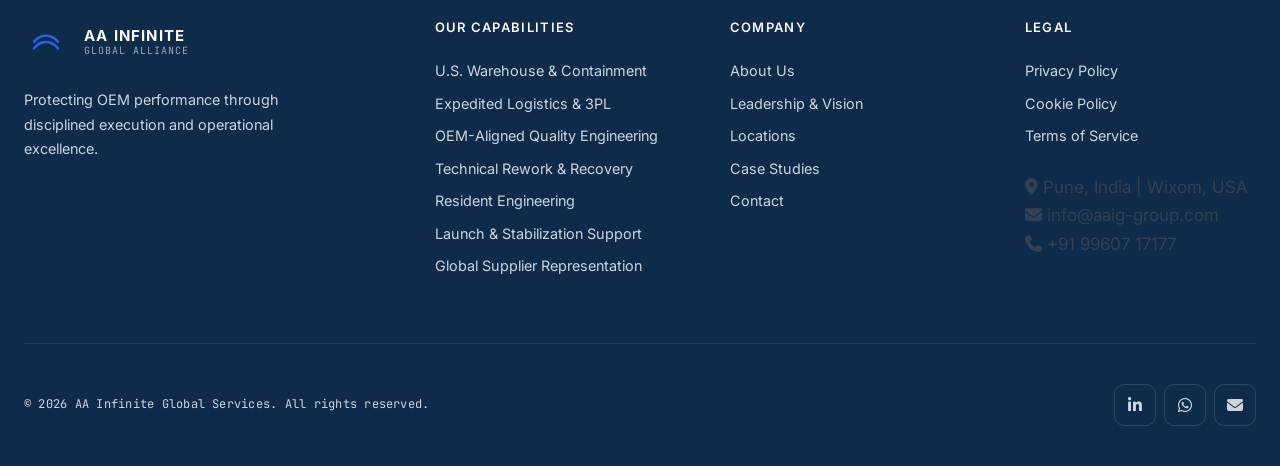
<file: privacy-policy.html>
<!DOCTYPE html>
<html lang="en">
<head>
  <meta charset="UTF-8">
  <meta name="viewport" content="width=device-width, initial-scale=1.0">
  <title>Privacy Policy — AA Infinite Global Services</title>
  <meta name="description" content="AAIG Privacy Policy — how we collect, use, and protect your personal data.">
  
  <!-- Favicon -->
  <link rel="icon" type="image/svg+xml" href="data:image/svg+xml,<svg xmlns='http://www.w3.org/2000/svg' viewBox='0 0 100 100'><rect fill='%230f2b4a' width='100' height='100'/><path d='M20 50C20 50 30 35 50 35C70 35 80 50 80 50M20 65C20 65 30 50 50 50C70 50 80 65 80 65' stroke='%232563eb' stroke-width='6' stroke-linecap='round' fill='none'/></svg>">
  
  <!-- Google Fonts -->
  <link rel="preconnect" href="https://fonts.googleapis.com">
  <link rel="preconnect" href="https://fonts.gstatic.com" crossorigin>
  <link href="https://fonts.googleapis.com/css2?family=Inter:wght@300;400;500;600;700;800&family=JetBrains+Mono:wght@400;500&display=swap" rel="stylesheet">
  
  <!-- Font Awesome -->
  <link rel="stylesheet" href="https://cdnjs.cloudflare.com/ajax/libs/font-awesome/6.5.0/css/all.min.css">
  
  <!-- Custom Styles -->
  <link rel="stylesheet" href="css/base.css?v=20260219">
  <link rel="stylesheet" href="css/home.css?v=20260219">
  <link rel="stylesheet" href="css/pages.css?v=20260219">

  <style>
    .legal-content { max-width: 800px; margin: 0 auto; }
    .legal-content h2 { font-size: 1.75rem; margin: 2.5rem 0 1rem; padding-top: 1.5rem; border-top: 1px solid var(--paper-dark); }
    .legal-content h2:first-of-type { border-top: none; padding-top: 0; }
    .legal-content h3 { font-size: 1.25rem; margin: 1.5rem 0 0.75rem; }
    .legal-content p, .legal-content li { font-size: 0.9375rem; line-height: 1.8; color: var(--slate); max-width: none; }
    .legal-content ul { padding-left: 1.5rem; margin-bottom: 1rem; }
    .legal-content ul li { list-style: disc; margin-bottom: 0.5rem; }
    .legal-content a { color: var(--primary-blue); text-decoration: underline; }
    .legal-content a:hover { color: var(--primary-blue-dark); }
    .legal-meta { font-family: var(--font-mono); font-size: 0.75rem; color: var(--slate-muted); letter-spacing: 0.05em; margin-bottom: 2rem; }
  </style>
</head>
<body>

  <!-- ==================== HEADER ==================== -->
  <header class="header">
    <div class="container">
      <div class="header__inner">
        <a href="index.html" class="logo" aria-label="AA Infinite Home">
          <span class="logo__icon">
            <svg viewBox="0 0 40 40" fill="none" xmlns="http://www.w3.org/2000/svg">
              <path d="M5 20C5 20 10 12 20 12C30 12 35 20 35 20" stroke="currentColor" stroke-width="3" stroke-linecap="round"/>
              <path d="M5 28C5 28 10 20 20 20C30 20 35 28 35 28" stroke="currentColor" stroke-width="3" stroke-linecap="round"/>
            </svg>
          </span>
          <span class="logo__text">
            <span class="logo__name">AA INFINITE</span>
            <span class="logo__tagline">Global Alliance</span>
          </span>
        </a>
        
        <nav class="nav" aria-label="Main navigation">
          <a href="about.html" class="nav__link">About</a>
          <a href="services.html" class="nav__link">Services</a>
          <a href="warehousing.html" class="nav__link">Warehousing</a>
          <a href="3pl.html" class="nav__link">3PL</a>
          <a href="global.html" class="nav__link">Global</a>
          <a href="case-studies.html" class="nav__link">Case Studies</a>
          <a href="index.html#contact" class="btn btn--primary nav__cta">Contact Us</a>
        </nav>
        
        <button class="menu-toggle" id="menuToggle" aria-label="Toggle menu" aria-expanded="false">
          <i class="fa-solid fa-bars"></i>
        </button>
      </div>
    </div>
    
    <nav class="mobile-nav" id="mobileNav" aria-label="Mobile navigation">
      <a href="about.html" class="mobile-nav__link">About</a>
      <a href="services.html" class="mobile-nav__link">Services</a>
      <a href="warehousing.html" class="mobile-nav__link">Warehousing</a>
      <a href="3pl.html" class="mobile-nav__link">3PL</a>
      <a href="global.html" class="mobile-nav__link">Global</a>
      <a href="case-studies.html" class="mobile-nav__link">Case Studies</a>
      <a href="index.html#contact" class="mobile-nav__link">Contact Us</a>
    </nav>
  </header>

  <main>
    <!-- ==================== PAGE HERO ==================== -->
    <section class="page-hero">
      <div class="container">
        <div class="page-hero__content">
          <span class="page-hero__label">Legal</span>
          <h1 class="page-hero__title">Privacy Policy</h1>
          <p class="page-hero__description">How we collect, use, and protect your personal information.</p>
        </div>
      </div>
    </section>

    <!-- ==================== PRIVACY CONTENT ==================== -->
    <section class="section">
      <div class="container">
        <div class="legal-content">
          <p class="legal-meta">Last Updated: February 12, 2026</p>
          
          <h2>1. Introduction</h2>
          <p>AA Infinite Global Alliance ("AAIG," "we," "us," or "our") respects your privacy and is committed to protecting the personal data you share with us. This Privacy Policy explains how we collect, use, disclose, and safeguard your information when you visit our website (www.aaig-group.com) or interact with our services.</p>
          <p>By using our website or submitting information through our contact forms, you agree to the terms described in this policy.</p>
          
          <h2>2. Information We Collect</h2>
          <h3>2.1 Information You Provide</h3>
          <p>When you fill out our contact form, request a service, or communicate with us, we may collect:</p>
          <ul>
            <li>Full name</li>
            <li>Company name</li>
            <li>Email address</li>
            <li>Phone number</li>
            <li>Location (country, city)</li>
            <li>Service interest and urgency level</li>
            <li>Files or images you upload</li>
            <li>Message content</li>
          </ul>
          
          <h3>2.2 Automatically Collected Information</h3>
          <p>When you visit our website, we may automatically collect:</p>
          <ul>
            <li>IP address and approximate location</li>
            <li>Browser type and version</li>
            <li>Device type and operating system</li>
            <li>Pages visited and time spent</li>
            <li>Referring website URL</li>
          </ul>
          
          <h2>3. How We Use Your Information</h2>
          <p>We use the information we collect to:</p>
          <ul>
            <li>Respond to your inquiries and service requests</li>
            <li>Provide quality engineering, rework, and related services</li>
            <li>Communicate about our services, updates, and relevant information</li>
            <li>Improve our website and user experience</li>
            <li>Comply with legal obligations</li>
            <li>Protect against fraud and misuse</li>
          </ul>
          
          <h2>4. Data Sharing & Disclosure</h2>
          <p>We do not sell your personal data. We may share your information with:</p>
          <ul>
            <li><strong>Service providers:</strong> Third-party vendors who assist with website hosting, email delivery, and analytics</li>
            <li><strong>Legal requirements:</strong> When required by law, regulation, or legal process</li>
            <li><strong>Business transfers:</strong> In connection with a merger, acquisition, or sale of assets</li>
            <li><strong>With your consent:</strong> When you have given explicit permission</li>
          </ul>
          
          <h2>5. Data Retention</h2>
          <p>We retain your personal data only for as long as necessary to fulfill the purposes described in this policy, or as required by law. Contact form submissions are retained for up to 24 months unless you request deletion.</p>
          
          <h2 id="cookies">6. Cookies & Tracking</h2>
          <p>Our website may use cookies and similar technologies to enhance your experience. Cookies are small text files stored on your device that help us:</p>
          <ul>
            <li>Remember your preferences</li>
            <li>Understand how you use our site</li>
            <li>Improve performance and content</li>
          </ul>
          <p>You can control cookie settings through your browser preferences. Disabling cookies may affect some website functionality.</p>
          <h3>Types of Cookies We Use</h3>
          <ul>
            <li><strong>Essential cookies:</strong> Required for basic site functionality</li>
            <li><strong>Analytics cookies:</strong> Help us understand site usage patterns</li>
            <li><strong>Functional cookies:</strong> Remember your preferences</li>
          </ul>
          
          <h2>7. Your Rights</h2>
          <p>Depending on your jurisdiction (including EU/UK GDPR rights), you may have the right to:</p>
          <ul>
            <li>Access the personal data we hold about you</li>
            <li>Request correction of inaccurate data</li>
            <li>Request deletion of your data ("right to be forgotten")</li>
            <li>Object to or restrict processing of your data</li>
            <li>Data portability</li>
            <li>Withdraw consent at any time</li>
          </ul>
          <p>To exercise any of these rights, please contact us at <a href="mailto:info@aaig-group.com">info@aaig-group.com</a>.</p>
          
          <h2>8. Data Security</h2>
          <p>We implement appropriate technical and organizational measures to protect your personal data against unauthorized access, alteration, disclosure, or destruction. However, no method of transmission over the internet is 100% secure.</p>
          
          <h2>9. International Transfers</h2>
          <p>AAIG operates globally across India, North America, and Europe. Your data may be transferred to and processed in countries other than your own. We ensure appropriate safeguards are in place for such transfers.</p>
          
          <h2>10. Children's Privacy</h2>
          <p>Our services are not directed to individuals under the age of 18. We do not knowingly collect personal data from children.</p>
          
          <h2 id="terms">11. Terms of Service</h2>
          <p>By using the AAIG website and services, you agree to the following terms:</p>
          <ul>
            <li>All information provided by you is accurate and truthful</li>
            <li>You will not misuse our services or website for unlawful purposes</li>
            <li>All intellectual property on this website belongs to AAIG unless otherwise stated</li>
            <li>AAIG reserves the right to modify these terms at any time</li>
            <li>Our services are governed by applicable laws in the jurisdictions where we operate</li>
          </ul>
          <h3>Confidentiality</h3>
          <p>AAIG maintains strict confidentiality regarding all client programs, data, and business information. All engagements are executed under appropriate confidentiality and non-disclosure agreements.</p>
          <h3>Limitation of Liability</h3>
          <p>AAIG provides this website and its content "as is" without warranties of any kind. We shall not be liable for any indirect, incidental, or consequential damages arising from use of this website.</p>
          
          <h2>12. Changes to This Policy</h2>
          <p>We may update this Privacy Policy from time to time. Changes will be posted on this page with an updated "Last Updated" date. We encourage you to review this policy periodically.</p>
          
          <h2>13. Contact Us</h2>
          <p>If you have questions about this Privacy Policy or wish to exercise your data rights, contact us at:</p>
          <ul>
            <li><strong>Email:</strong> <a href="mailto:info@aaig-group.com">info@aaig-group.com</a></li>
            <li><strong>Phone:</strong> +91 99607 17177</li>
            <li><strong>Address:</strong> Pune, Maharashtra – 411046, India</li>
          </ul>
        </div>
      </div>
    </section>
  </main>

  <!-- ==================== FOOTER ==================== -->
  <footer class="footer">
    <div class="container">
      <div class="footer__inner">
        <div class="footer__brand">
          <a href="index.html" class="logo">
            <span class="logo__icon">
              <svg viewBox="0 0 40 40" fill="none" xmlns="http://www.w3.org/2000/svg">
                <path d="M5 20C5 20 10 12 20 12C30 12 35 20 35 20" stroke="currentColor" stroke-width="3" stroke-linecap="round"/>
                <path d="M5 28C5 28 10 20 20 20C30 20 35 28 35 28" stroke="currentColor" stroke-width="3" stroke-linecap="round"/>
              </svg>
            </span>
            <span class="logo__text">
              <span class="logo__name" style="color: white;">AA INFINITE</span>
              <span class="logo__tagline" style="color: rgba(255,255,255,0.6);">Global Alliance</span>
            </span>
          </a>
          <p>Protecting OEM performance through disciplined execution and operational excellence.</p>
        </div>
        
        <div class="footer__col">
          <h4 class="footer__title">Our Capabilities</h4>
          <nav class="footer__links">
            <a href="warehousing.html" class="footer__link">U.S. Warehouse &amp; Containment</a>
            <a href="3pl.html" class="footer__link">Expedited Logistics &amp; 3PL</a>
            <a href="services.html#quality" class="footer__link">OEM-Aligned Quality Engineering</a>
            <a href="services.html#rework" class="footer__link">Technical Rework &amp; Recovery</a>
            <a href="services.html#resident" class="footer__link">Resident Engineering</a>
            <a href="services.html#launch" class="footer__link">Launch &amp; Stabilization Support</a>
            <a href="services.html#global" class="footer__link">Global Supplier Representation</a>
          </nav>
        </div>
        
        <div class="footer__col">
          <h4 class="footer__title">Company</h4>
          <nav class="footer__links">
            <a href="about.html" class="footer__link">About Us</a>
            <a href="about.html#leadership" class="footer__link">Leadership &amp; Vision</a>
            <a href="global.html" class="footer__link">Locations</a>
            <a href="case-studies.html" class="footer__link">Case Studies</a>
            <a href="index.html#contact" class="footer__link">Contact</a>
          </nav>
        </div>
        
        <div class="footer__col">
          <h4 class="footer__title">Legal</h4>
          <nav class="footer__links">
            <a href="privacy-policy.html" class="footer__link">Privacy Policy</a>
            <a href="privacy-policy.html#cookies" class="footer__link">Cookie Policy</a>
            <a href="privacy-policy.html#terms" class="footer__link">Terms of Service</a>
          </nav>
          <div class="footer__contact-block" style="margin-top:1.5rem">
            <p><i class="fa-solid fa-location-dot"></i> Pune, India | Wixom, USA</p>
            <p><i class="fa-solid fa-envelope"></i> <a href="mailto:info@aaig-group.com" style="color:inherit">info@aaig-group.com</a></p>
            <p><i class="fa-solid fa-phone"></i> <a href="tel:+919960717177" style="color:inherit">+91 99607 17177</a></p>
          </div>
        </div>
      </div>
      
      <div class="footer__bottom">
        <p>&copy; 2026 AA Infinite Global Services. All rights reserved.</p>
        <div class="footer__social">
          <a href="https://www.linkedin.com/company/aa-infinite-global-services" target="_blank" rel="noopener noreferrer" aria-label="LinkedIn"><i class="fa-brands fa-linkedin-in"></i></a>
          <a href="https://wa.me/qr/UAIEHYSWJOCOJ1" target="_blank" rel="noopener noreferrer" aria-label="WhatsApp"><i class="fa-brands fa-whatsapp"></i></a>
          <a href="mailto:info@aaig-group.com" aria-label="Email"><i class="fa-solid fa-envelope"></i></a>
        </div>
      </div>
    </div>
  </footer>

  <script src="script.js"></script>
</body>
</html>
</file>
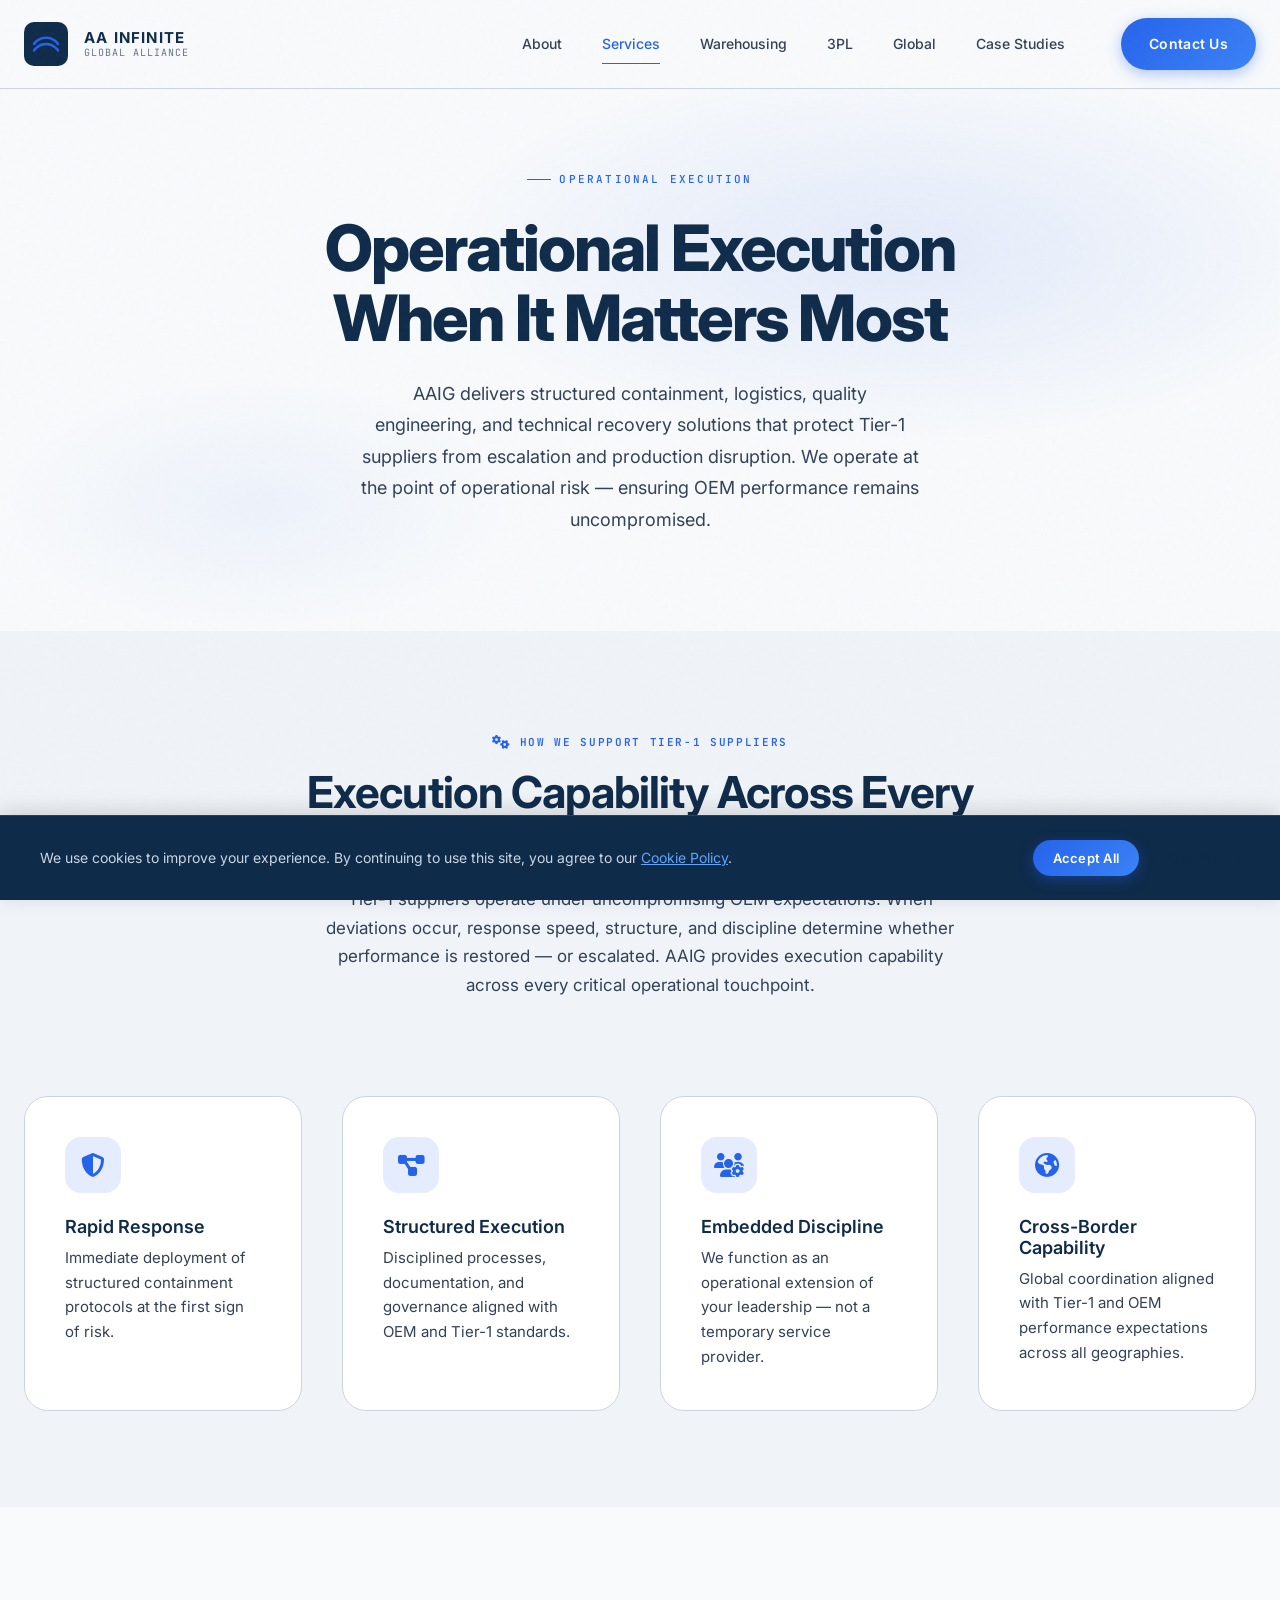
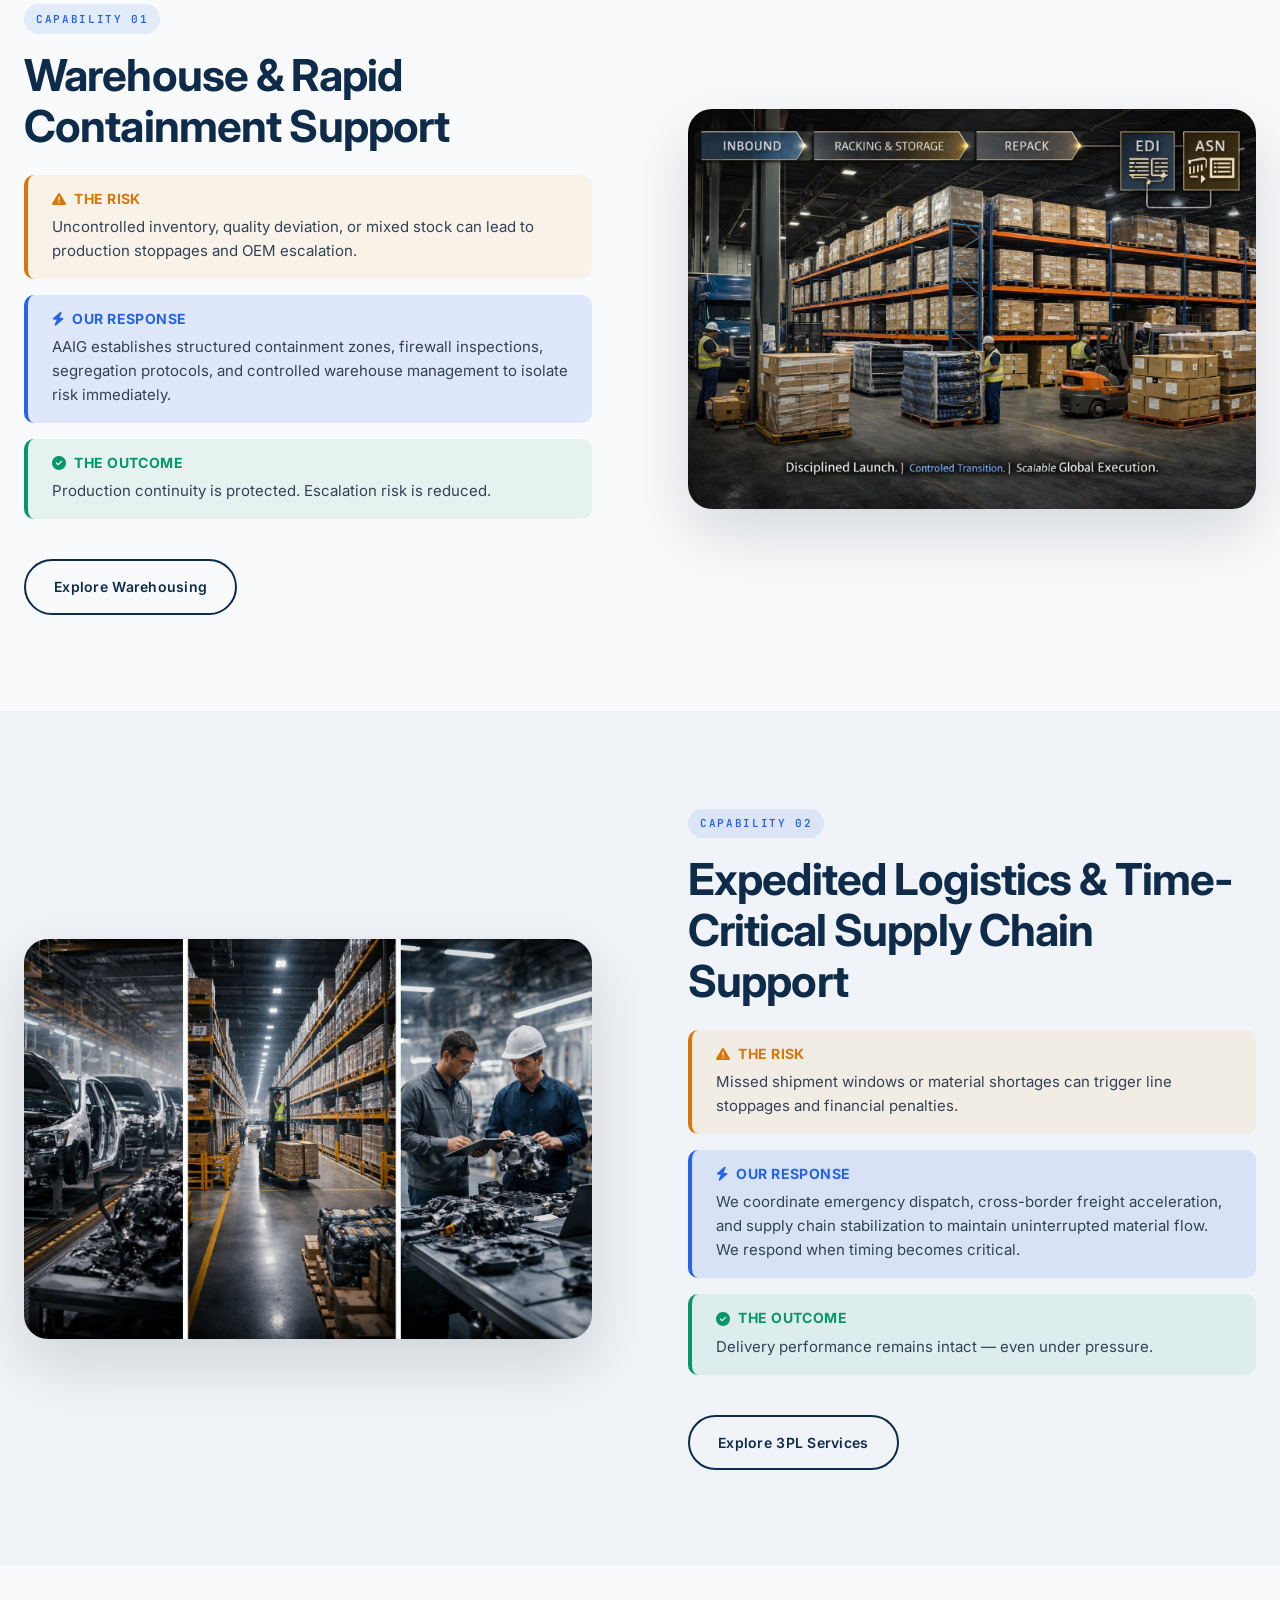
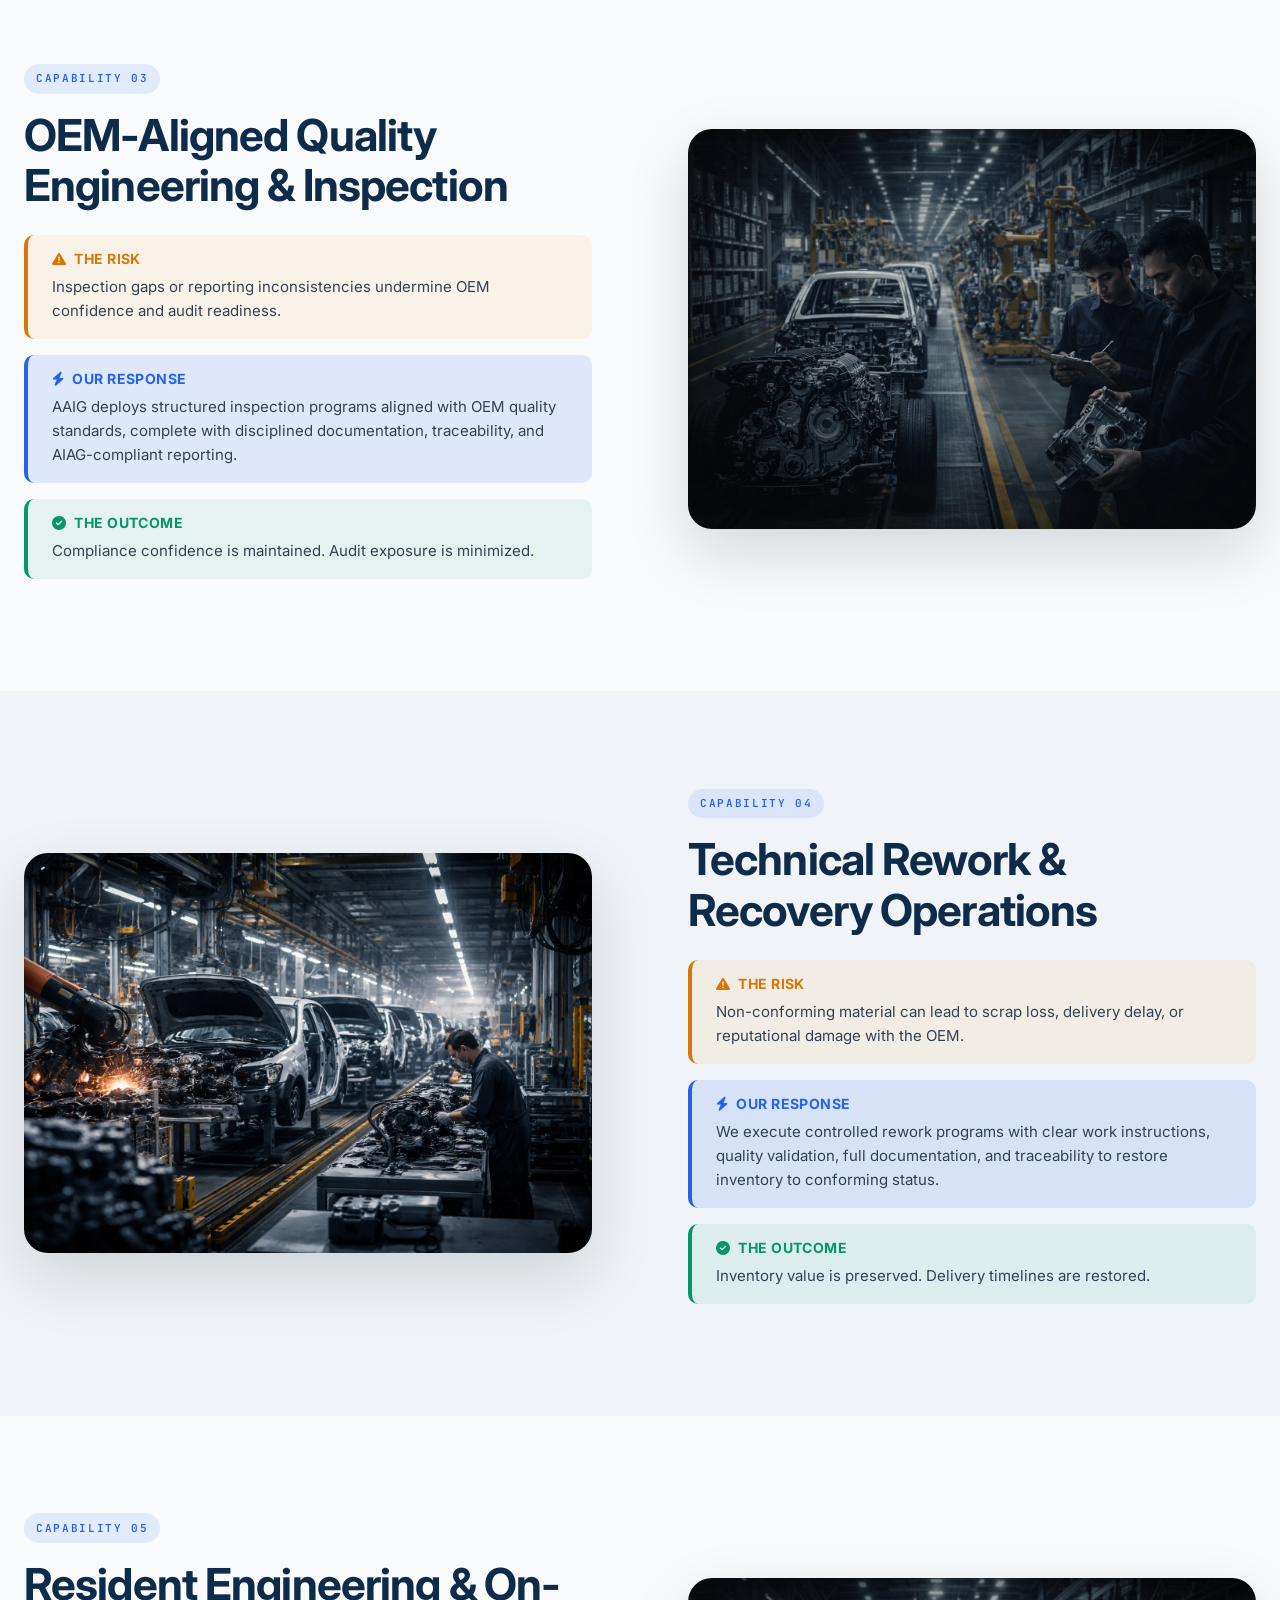
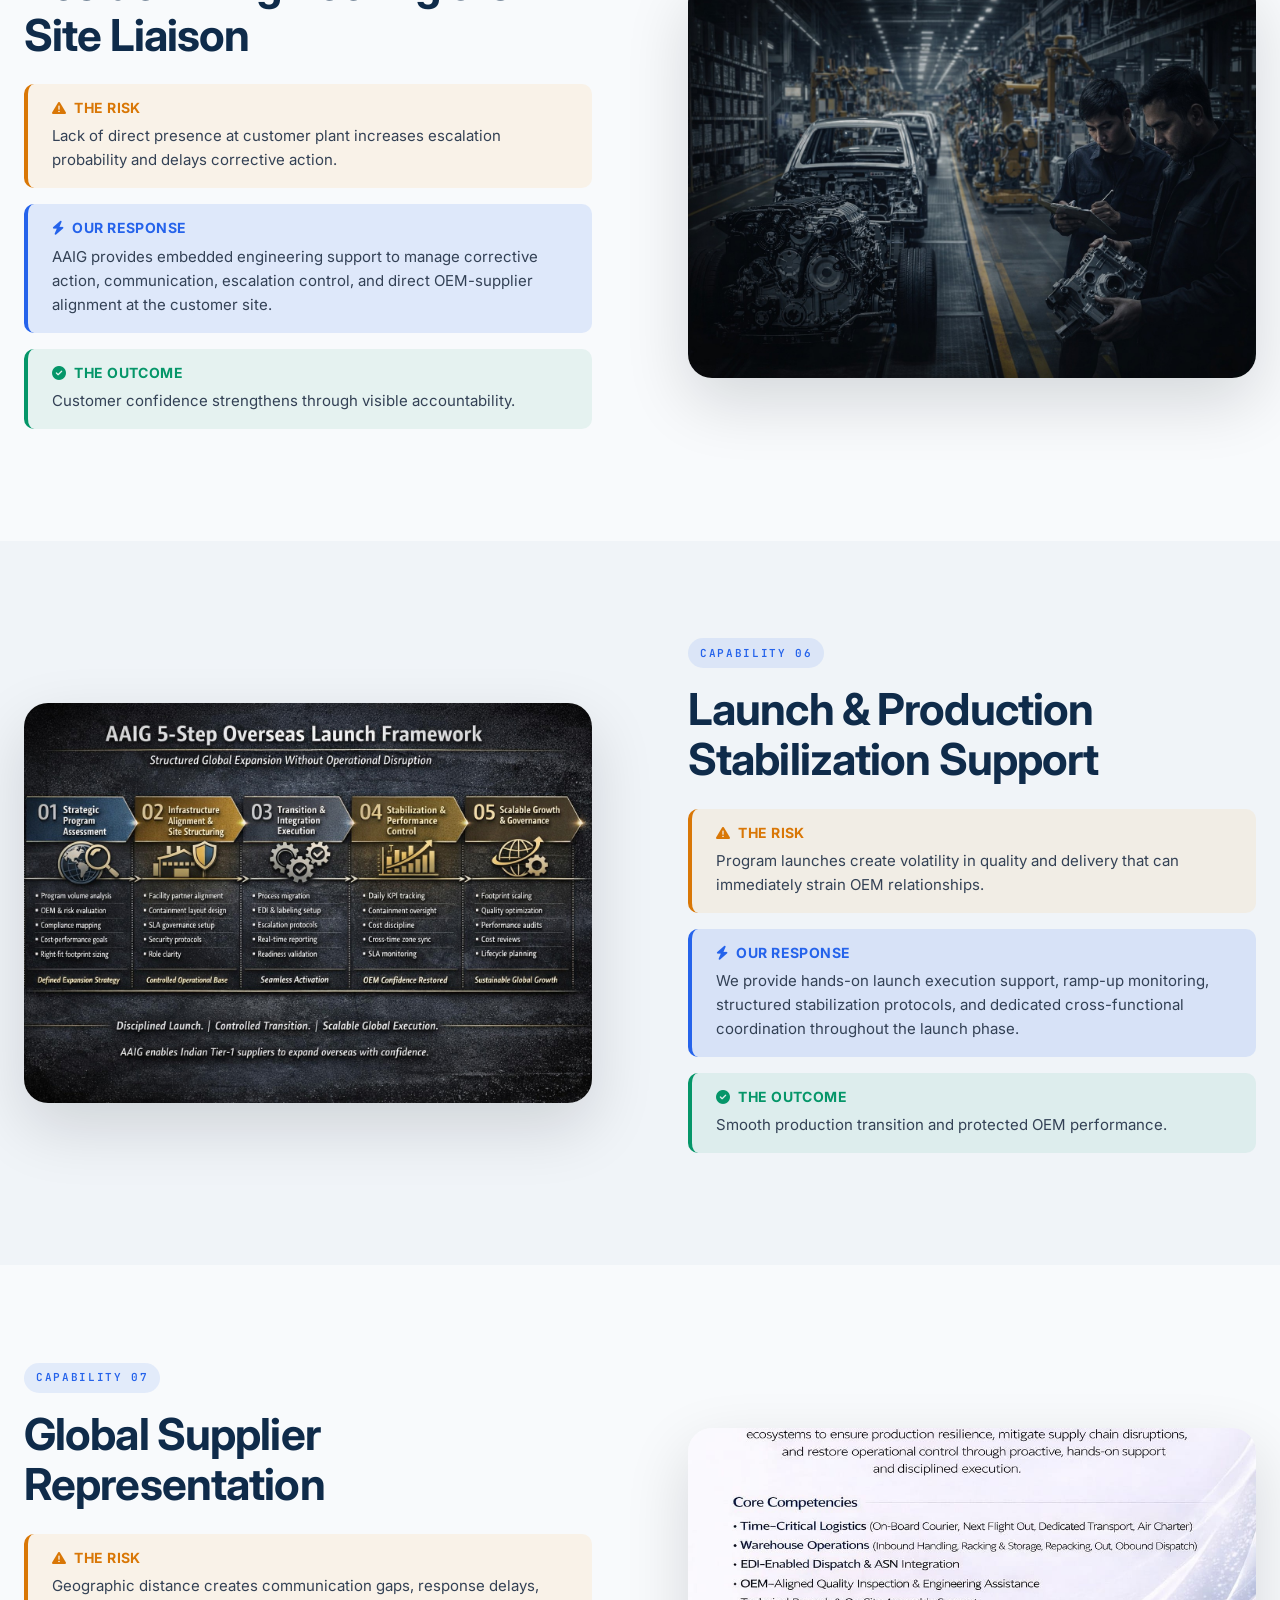
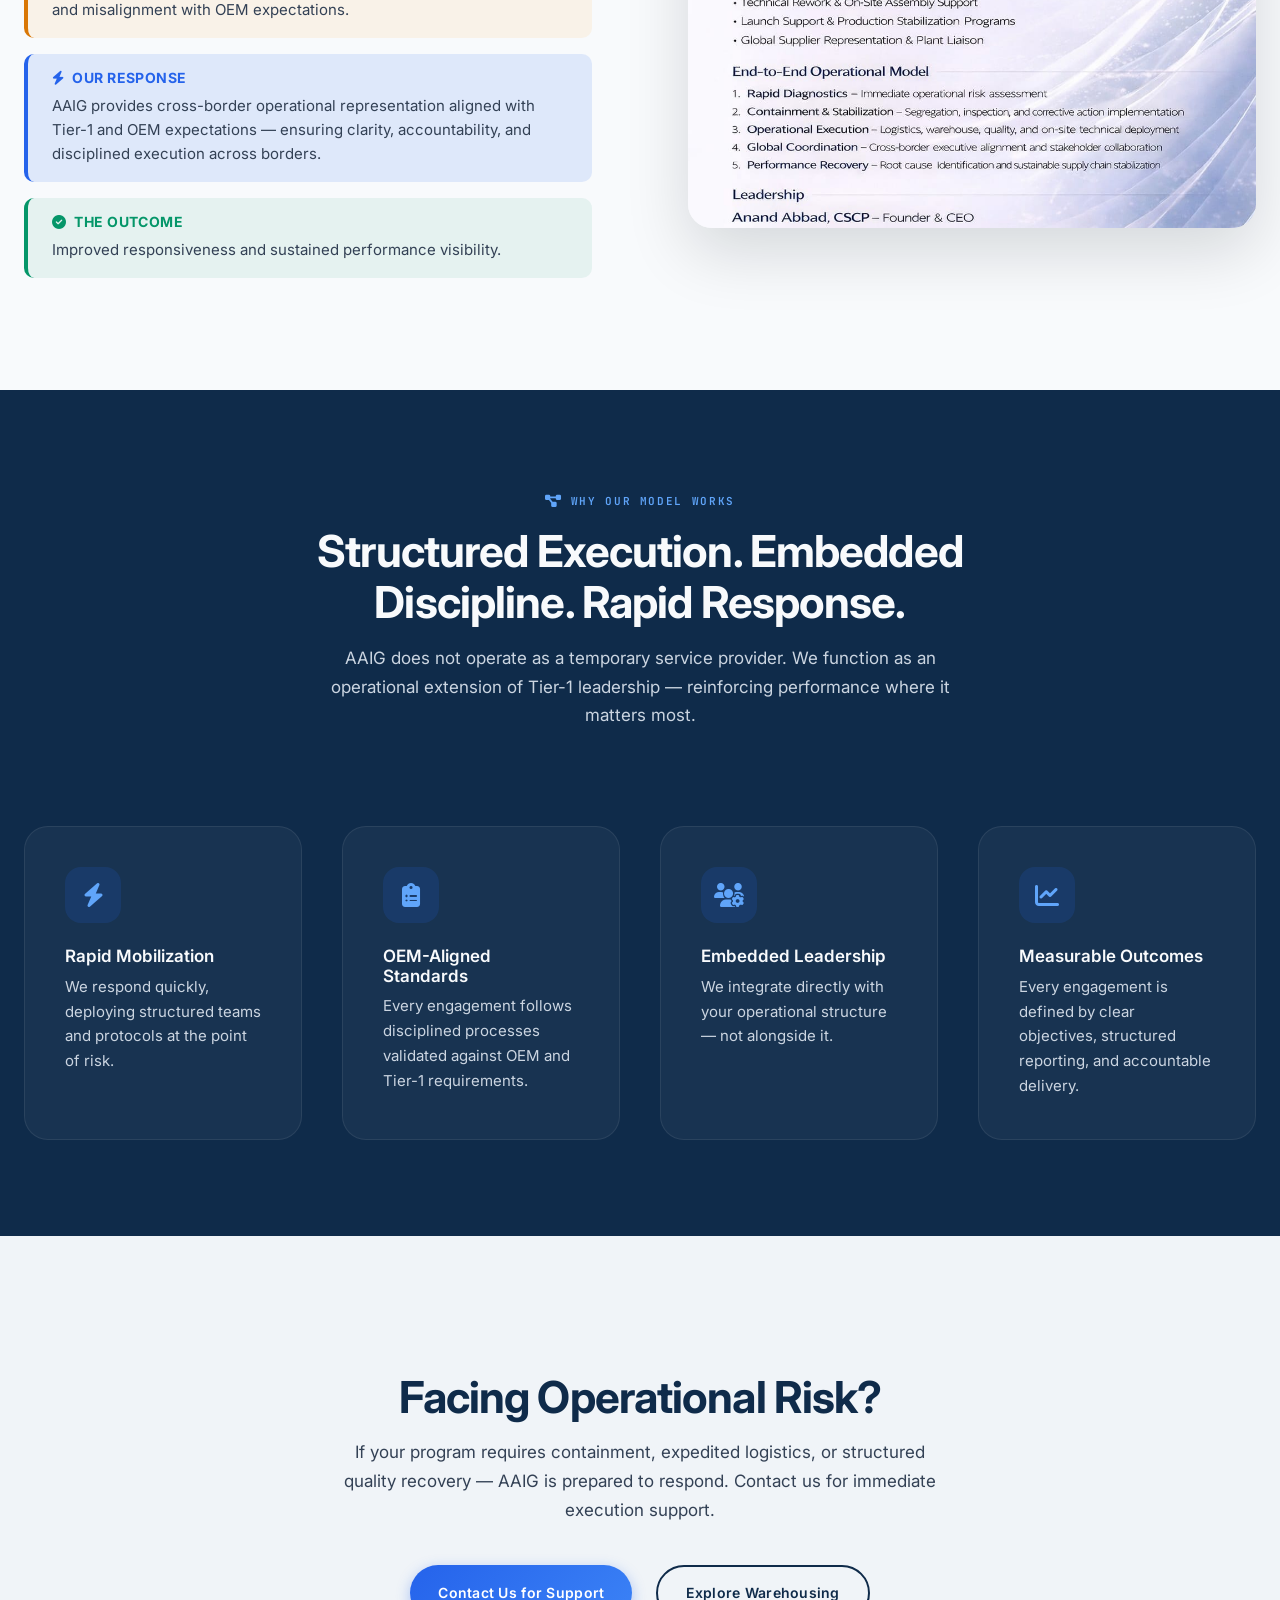
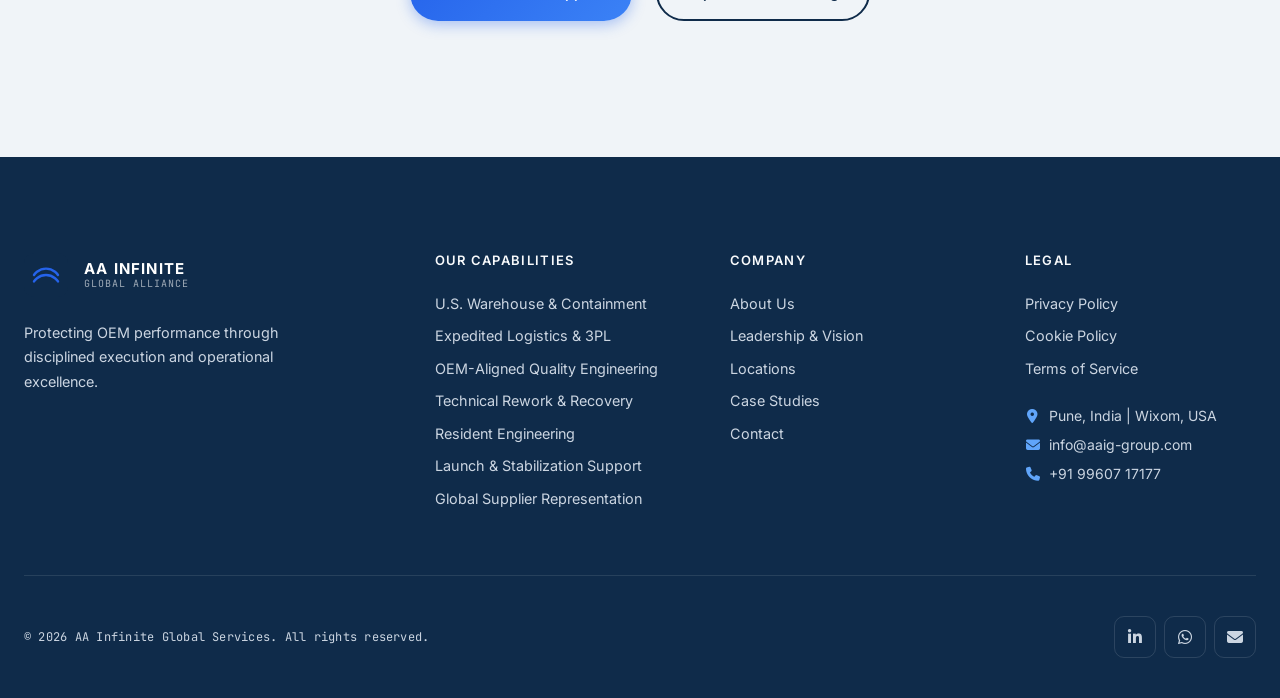
<file: services.html>
<!DOCTYPE html>
<html lang="en">
<head>
  <meta charset="UTF-8">
  <meta name="viewport" content="width=device-width, initial-scale=1.0">
  <title>Services — AA Infinite Global Services</title>
  <meta name="description" content="Comprehensive quality services including inspection, rework, containment, and global representation for automotive and manufacturing industries.">
  
  <!-- Open Graph / Social -->
  <meta property="og:type" content="website">
  <meta property="og:title" content="Services — AA Infinite Global Services">
  <meta property="og:description" content="Comprehensive quality services including inspection, rework, containment, and global representation for automotive and manufacturing industries.">
  <meta property="og:url" content="https://www.aaig-group.com/services.html">
  <meta property="og:site_name" content="AA Infinite Global Alliance">
  <meta name="twitter:card" content="summary_large_image">
  <meta name="twitter:title" content="Services — AA Infinite Global Services">
  
  <!-- Favicon -->
  <link rel="icon" type="image/svg+xml" href="data:image/svg+xml,<svg xmlns='http://www.w3.org/2000/svg' viewBox='0 0 100 100'><rect fill='%230f2b4a' width='100' height='100'/><path d='M20 50C20 50 30 35 50 35C70 35 80 50 80 50M20 65C20 65 30 50 50 50C70 50 80 65 80 65' stroke='%232563eb' stroke-width='6' stroke-linecap='round' fill='none'/></svg>">
  
  <!-- Google Fonts -->
  <link rel="preconnect" href="https://fonts.googleapis.com">
  <link rel="preconnect" href="https://fonts.gstatic.com" crossorigin>
  <link href="https://fonts.googleapis.com/css2?family=Inter:wght@300;400;500;600;700;800&family=JetBrains+Mono:wght@400;500&display=swap" rel="stylesheet">
  
  <!-- Font Awesome -->
  <link rel="stylesheet" href="https://cdnjs.cloudflare.com/ajax/libs/font-awesome/6.5.0/css/all.min.css">
  
  <!-- Custom Styles -->
  <link rel="stylesheet" href="css/base.css?v=20260219">
  <link rel="stylesheet" href="css/home.css?v=20260219">
  <link rel="stylesheet" href="css/pages.css?v=20260219">
  <link rel="stylesheet" href="css/warehousing.css?v=20260219">
  <link rel="stylesheet" href="css/services.css?v=20260219">
  <link rel="stylesheet" href="css/additions.css?v=20260219">
</head>
<body>

  <!-- Skip to content for accessibility -->
  <a href="#main-content" class="skip-link">Skip to main content</a>

  <!-- ==================== HEADER ==================== -->
  <header class="header">
    <div class="container">
      <div class="header__inner">
        <a href="index.html" class="logo" aria-label="AA Infinite Home">
          <span class="logo__icon">
            <svg viewBox="0 0 40 40" fill="none" xmlns="http://www.w3.org/2000/svg">
              <path d="M5 20C5 20 10 12 20 12C30 12 35 20 35 20" stroke="currentColor" stroke-width="3" stroke-linecap="round"/>
              <path d="M5 28C5 28 10 20 20 20C30 20 35 28 35 28" stroke="currentColor" stroke-width="3" stroke-linecap="round"/>
            </svg>
          </span>
          <span class="logo__text">
            <span class="logo__name">AA INFINITE</span>
            <span class="logo__tagline">Global Alliance</span>
          </span>
        </a>
        
        <nav class="nav" aria-label="Main navigation">
          <a href="about.html" class="nav__link">About</a>
          <a href="services.html" class="nav__link nav__link--active">Services</a>
          <a href="warehousing.html" class="nav__link">Warehousing</a>
          <a href="3pl.html" class="nav__link">3PL</a>
          <a href="global.html" class="nav__link">Global</a>
          <a href="case-studies.html" class="nav__link">Case Studies</a>
          <a href="index.html#contact" class="btn btn--primary nav__cta">Contact Us</a>
        </nav>
        
        <button class="menu-toggle" id="menuToggle" aria-label="Toggle menu" aria-expanded="false">
          <i class="fa-solid fa-bars"></i>
        </button>
      </div>
    </div>
    
    <nav class="mobile-nav" id="mobileNav" aria-label="Mobile navigation">
      <a href="about.html" class="mobile-nav__link">About</a>
      <a href="services.html" class="mobile-nav__link">Services</a>
      <a href="warehousing.html" class="mobile-nav__link">Warehousing</a>
      <a href="3pl.html" class="mobile-nav__link">3PL</a>
      <a href="global.html" class="mobile-nav__link">Global</a>
      <a href="case-studies.html" class="mobile-nav__link">Case Studies</a>
      <a href="index.html#contact" class="mobile-nav__link">Contact Us</a>
    </nav>
  </header>

  <main id="main-content">
    <!-- ==================== PAGE HERO ==================== -->
    <section class="page-hero">
      <div class="container">
        <div class="page-hero__content">
          <span class="page-hero__label">Operational Execution</span>
          <h1 class="page-hero__title">Operational Execution When It Matters Most</h1>
          <p class="page-hero__description">AAIG delivers structured containment, logistics, quality engineering, and technical recovery solutions that protect Tier-1 suppliers from escalation and production disruption. We operate at the point of operational risk — ensuring OEM performance remains uncompromised.</p>
        </div>
      </div>
    </section>

    <!-- ==================== HOW WE SUPPORT ==================== -->
    <section class="section section--warm">
      <div class="container">
        <div class="section-intro fade-in">
          <span class="section-tag"><i class="fa-solid fa-gears"></i> How We Support Tier-1 Suppliers</span>
          <h2>Execution Capability Across Every Critical Operational Touchpoint</h2>
          <p class="section-sub">Tier-1 suppliers operate under uncompromising OEM expectations. When deviations occur, response speed, structure, and discipline determine whether performance is restored — or escalated. AAIG provides execution capability across every critical operational touchpoint.</p>
        </div>

        <div class="card-grid card-grid--4 stagger-children">
          <article class="glass-card fade-in">
            <div class="glass-card__icon"><i class="fa-solid fa-shield-halved"></i></div>
            <h3>Rapid Response</h3>
            <p>Immediate deployment of structured containment protocols at the first sign of risk.</p>
          </article>
          <article class="glass-card fade-in">
            <div class="glass-card__icon"><i class="fa-solid fa-diagram-project"></i></div>
            <h3>Structured Execution</h3>
            <p>Disciplined processes, documentation, and governance aligned with OEM and Tier-1 standards.</p>
          </article>
          <article class="glass-card fade-in">
            <div class="glass-card__icon"><i class="fa-solid fa-users-gear"></i></div>
            <h3>Embedded Discipline</h3>
            <p>We function as an operational extension of your leadership — not a temporary service provider.</p>
          </article>
          <article class="glass-card fade-in">
            <div class="glass-card__icon"><i class="fa-solid fa-earth-americas"></i></div>
            <h3>Cross-Border Capability</h3>
            <p>Global coordination aligned with Tier-1 and OEM performance expectations across all geographies.</p>
          </article>
        </div>
      </div>
    </section>

    <!-- ==================== SERVICE 1: WAREHOUSE & CONTAINMENT ==================== -->
    <section id="containment" class="section">
      <div class="container">
        <div class="content-grid content-grid--reverse">
          <div class="content-grid__image fade-in">
            <img loading="lazy" src="IMAGES/aaig-warehouse.jpg" alt="AAIG warehouse containment operations">
          </div>
          <div class="content-grid__text fade-in">
            <span class="section-label">Capability 01</span>
            <h2>Warehouse &amp; Rapid Containment Support</h2>
            <div class="service-risk-block">
              <h4><i class="fa-solid fa-triangle-exclamation"></i> The Risk</h4>
              <p>Uncontrolled inventory, quality deviation, or mixed stock can lead to production stoppages and OEM escalation.</p>
            </div>
            <div class="service-response-block">
              <h4><i class="fa-solid fa-bolt"></i> Our Response</h4>
              <p>AAIG establishes structured containment zones, firewall inspections, segregation protocols, and controlled warehouse management to isolate risk immediately.</p>
            </div>
            <div class="service-outcome-block">
              <h4><i class="fa-solid fa-circle-check"></i> The Outcome</h4>
              <p>Production continuity is protected. Escalation risk is reduced.</p>
            </div>
            <a href="warehousing.html" class="btn btn--outline" style="margin-top:1.5rem">Explore Warehousing</a>
          </div>
        </div>
      </div>
    </section>

    <!-- ==================== SERVICE 2: EXPEDITED LOGISTICS ==================== -->
    <section id="logistics" class="section section--warm">
      <div class="container">
        <div class="content-grid">
          <div class="content-grid__image fade-in">
            <img loading="lazy" src="IMAGES/aaig-triptych.jpg" alt="AAIG expedited logistics and supply chain operations">
          </div>
          <div class="content-grid__text fade-in">
            <span class="section-label">Capability 02</span>
            <h2>Expedited Logistics &amp; Time-Critical Supply Chain Support</h2>
            <div class="service-risk-block">
              <h4><i class="fa-solid fa-triangle-exclamation"></i> The Risk</h4>
              <p>Missed shipment windows or material shortages can trigger line stoppages and financial penalties.</p>
            </div>
            <div class="service-response-block">
              <h4><i class="fa-solid fa-bolt"></i> Our Response</h4>
              <p>We coordinate emergency dispatch, cross-border freight acceleration, and supply chain stabilization to maintain uninterrupted material flow. We respond when timing becomes critical.</p>
            </div>
            <div class="service-outcome-block">
              <h4><i class="fa-solid fa-circle-check"></i> The Outcome</h4>
              <p>Delivery performance remains intact — even under pressure.</p>
            </div>
            <a href="3pl.html" class="btn btn--outline" style="margin-top:1.5rem">Explore 3PL Services</a>
          </div>
        </div>
      </div>
    </section>

    <!-- ==================== SERVICE 3: OEM-ALIGNED QUALITY ==================== -->
    <section id="quality" class="section">
      <div class="container">
        <div class="content-grid content-grid--reverse">
          <div class="content-grid__image fade-in">
            <img loading="lazy" src="IMAGES/aaig-manufacturing.jpg" alt="AAIG quality inspection and engineering">
          </div>
          <div class="content-grid__text fade-in">
            <span class="section-label">Capability 03</span>
            <h2>OEM-Aligned Quality Engineering &amp; Inspection</h2>
            <div class="service-risk-block">
              <h4><i class="fa-solid fa-triangle-exclamation"></i> The Risk</h4>
              <p>Inspection gaps or reporting inconsistencies undermine OEM confidence and audit readiness.</p>
            </div>
            <div class="service-response-block">
              <h4><i class="fa-solid fa-bolt"></i> Our Response</h4>
              <p>AAIG deploys structured inspection programs aligned with OEM quality standards, complete with disciplined documentation, traceability, and AIAG-compliant reporting.</p>
            </div>
            <div class="service-outcome-block">
              <h4><i class="fa-solid fa-circle-check"></i> The Outcome</h4>
              <p>Compliance confidence is maintained. Audit exposure is minimized.</p>
            </div>
          </div>
        </div>
      </div>
    </section>

    <!-- ==================== SERVICE 4: TECHNICAL REWORK ==================== -->
    <section id="rework" class="section section--warm">
      <div class="container">
        <div class="content-grid">
          <div class="content-grid__image fade-in">
            <img loading="lazy" src="IMAGES/aaig-assembly-line.jpg" alt="AAIG technical rework and assembly">
          </div>
          <div class="content-grid__text fade-in">
            <span class="section-label">Capability 04</span>
            <h2>Technical Rework &amp; Recovery Operations</h2>
            <div class="service-risk-block">
              <h4><i class="fa-solid fa-triangle-exclamation"></i> The Risk</h4>
              <p>Non-conforming material can lead to scrap loss, delivery delay, or reputational damage with the OEM.</p>
            </div>
            <div class="service-response-block">
              <h4><i class="fa-solid fa-bolt"></i> Our Response</h4>
              <p>We execute controlled rework programs with clear work instructions, quality validation, full documentation, and traceability to restore inventory to conforming status.</p>
            </div>
            <div class="service-outcome-block">
              <h4><i class="fa-solid fa-circle-check"></i> The Outcome</h4>
              <p>Inventory value is preserved. Delivery timelines are restored.</p>
            </div>
          </div>
        </div>
      </div>
    </section>

    <!-- ==================== SERVICE 5: RESIDENT ENGINEERING ==================== -->
    <section id="resident" class="section">
      <div class="container">
        <div class="content-grid content-grid--reverse">
          <div class="content-grid__image fade-in">
            <img loading="lazy" src="IMAGES/aaig-manufacturing.jpg" alt="AAIG resident engineering on-site support">
          </div>
          <div class="content-grid__text fade-in">
            <span class="section-label">Capability 05</span>
            <h2>Resident Engineering &amp; On-Site Liaison</h2>
            <div class="service-risk-block">
              <h4><i class="fa-solid fa-triangle-exclamation"></i> The Risk</h4>
              <p>Lack of direct presence at customer plant increases escalation probability and delays corrective action.</p>
            </div>
            <div class="service-response-block">
              <h4><i class="fa-solid fa-bolt"></i> Our Response</h4>
              <p>AAIG provides embedded engineering support to manage corrective action, communication, escalation control, and direct OEM-supplier alignment at the customer site.</p>
            </div>
            <div class="service-outcome-block">
              <h4><i class="fa-solid fa-circle-check"></i> The Outcome</h4>
              <p>Customer confidence strengthens through visible accountability.</p>
            </div>
          </div>
        </div>
      </div>
    </section>

    <!-- ==================== SERVICE 6: LAUNCH SUPPORT ==================== -->
    <section id="launch" class="section section--warm">
      <div class="container">
        <div class="content-grid">
          <div class="content-grid__image fade-in">
            <img loading="lazy" src="IMAGES/aaig-launch-framework.jpg" alt="AAIG production launch and stabilization support">
          </div>
          <div class="content-grid__text fade-in">
            <span class="section-label">Capability 06</span>
            <h2>Launch &amp; Production Stabilization Support</h2>
            <div class="service-risk-block">
              <h4><i class="fa-solid fa-triangle-exclamation"></i> The Risk</h4>
              <p>Program launches create volatility in quality and delivery that can immediately strain OEM relationships.</p>
            </div>
            <div class="service-response-block">
              <h4><i class="fa-solid fa-bolt"></i> Our Response</h4>
              <p>We provide hands-on launch execution support, ramp-up monitoring, structured stabilization protocols, and dedicated cross-functional coordination throughout the launch phase.</p>
            </div>
            <div class="service-outcome-block">
              <h4><i class="fa-solid fa-circle-check"></i> The Outcome</h4>
              <p>Smooth production transition and protected OEM performance.</p>
            </div>
          </div>
        </div>
      </div>
    </section>

    <!-- ==================== SERVICE 7: GLOBAL SUPPLIER REPRESENTATION ==================== -->
    <section id="global" class="section">
      <div class="container">
        <div class="content-grid content-grid--reverse">
          <div class="content-grid__image fade-in">
            <img loading="lazy" src="IMAGES/aaig-operational-model.jpg" alt="AAIG global supplier representation">
          </div>
          <div class="content-grid__text fade-in">
            <span class="section-label">Capability 07</span>
            <h2>Global Supplier Representation</h2>
            <div class="service-risk-block">
              <h4><i class="fa-solid fa-triangle-exclamation"></i> The Risk</h4>
              <p>Geographic distance creates communication gaps, response delays, and misalignment with OEM expectations.</p>
            </div>
            <div class="service-response-block">
              <h4><i class="fa-solid fa-bolt"></i> Our Response</h4>
              <p>AAIG provides cross-border operational representation aligned with Tier-1 and OEM expectations — ensuring clarity, accountability, and disciplined execution across borders.</p>
            </div>
            <div class="service-outcome-block">
              <h4><i class="fa-solid fa-circle-check"></i> The Outcome</h4>
              <p>Improved responsiveness and sustained performance visibility.</p>
            </div>
          </div>
        </div>
      </div>
    </section>

    <!-- ==================== WHY OUR MODEL WORKS ==================== -->
    <section class="section section--ink">
      <div class="container">
        <div class="section-intro section-intro--light fade-in">
          <span class="section-tag section-tag--light"><i class="fa-solid fa-diagram-project"></i> Why Our Model Works</span>
          <h2>Structured Execution. Embedded Discipline. Rapid Response.</h2>
          <p class="section-sub">AAIG does not operate as a temporary service provider. We function as an operational extension of Tier-1 leadership — reinforcing performance where it matters most.</p>
        </div>

        <div class="card-grid card-grid--4 stagger-children">
          <article class="dark-card fade-in">
            <div class="dark-card__icon"><i class="fa-solid fa-bolt"></i></div>
            <h3>Rapid Mobilization</h3>
            <p>We respond quickly, deploying structured teams and protocols at the point of risk.</p>
          </article>
          <article class="dark-card fade-in">
            <div class="dark-card__icon"><i class="fa-solid fa-clipboard-list"></i></div>
            <h3>OEM-Aligned Standards</h3>
            <p>Every engagement follows disciplined processes validated against OEM and Tier-1 requirements.</p>
          </article>
          <article class="dark-card fade-in">
            <div class="dark-card__icon"><i class="fa-solid fa-users-gear"></i></div>
            <h3>Embedded Leadership</h3>
            <p>We integrate directly with your operational structure — not alongside it.</p>
          </article>
          <article class="dark-card fade-in">
            <div class="dark-card__icon"><i class="fa-solid fa-chart-line"></i></div>
            <h3>Measurable Outcomes</h3>
            <p>Every engagement is defined by clear objectives, structured reporting, and accountable delivery.</p>
          </article>
        </div>
      </div>
    </section>

    <!-- ==================== CTA ==================== -->
    <section class="section section--warm">
      <div class="container">
        <div class="cta-block fade-in">
          <h2>Facing Operational Risk?</h2>
          <p>If your program requires containment, expedited logistics, or structured quality recovery — AAIG is prepared to respond. Contact us for immediate execution support.</p>
          <div class="cta-block__actions">
            <a href="index.html#contact" class="btn btn--primary">Contact Us for Support</a>
            <a href="warehousing.html" class="btn btn--outline">Explore Warehousing</a>
          </div>
        </div>
      </div>
    </section>
  </main>

  <!-- ==================== FOOTER ==================== -->
  <footer class="footer">
    <div class="container">
      <div class="footer__inner">
        <div class="footer__brand">
          <a href="index.html" class="logo">
            <span class="logo__icon">
              <svg viewBox="0 0 40 40" fill="none" xmlns="http://www.w3.org/2000/svg">
                <path d="M5 20C5 20 10 12 20 12C30 12 35 20 35 20" stroke="currentColor" stroke-width="3" stroke-linecap="round"/>
                <path d="M5 28C5 28 10 20 20 20C30 20 35 28 35 28" stroke="currentColor" stroke-width="3" stroke-linecap="round"/>
              </svg>
            </span>
            <span class="logo__text">
              <span class="logo__name" style="color: white;">AA INFINITE</span>
              <span class="logo__tagline" style="color: rgba(255,255,255,0.6);">Global Alliance</span>
            </span>
          </a>
          <p>Protecting OEM performance through disciplined execution and operational excellence.</p>
        </div>
        
        <div class="footer__col">
          <h4 class="footer__title">Our Capabilities</h4>
          <nav class="footer__links">
            <a href="warehousing.html" class="footer__link">U.S. Warehouse &amp; Containment</a>
            <a href="3pl.html" class="footer__link">Expedited Logistics &amp; 3PL</a>
            <a href="services.html#quality" class="footer__link">OEM-Aligned Quality Engineering</a>
            <a href="services.html#rework" class="footer__link">Technical Rework &amp; Recovery</a>
            <a href="services.html#resident" class="footer__link">Resident Engineering</a>
            <a href="services.html#launch" class="footer__link">Launch &amp; Stabilization Support</a>
            <a href="services.html#global" class="footer__link">Global Supplier Representation</a>
          </nav>
        </div>
        
        <div class="footer__col">
          <h4 class="footer__title">Company</h4>
          <nav class="footer__links">
            <a href="about.html" class="footer__link">About Us</a>
            <a href="about.html#leadership" class="footer__link">Leadership &amp; Vision</a>
            <a href="global.html" class="footer__link">Locations</a>
            <a href="case-studies.html" class="footer__link">Case Studies</a>
            <a href="index.html#contact" class="footer__link">Contact</a>
          </nav>
        </div>
        
        <div class="footer__col">
          <h4 class="footer__title">Legal</h4>
          <nav class="footer__links">
            <a href="privacy-policy.html" class="footer__link">Privacy Policy</a>
            <a href="privacy-policy.html#cookies" class="footer__link">Cookie Policy</a>
            <a href="privacy-policy.html#terms" class="footer__link">Terms of Service</a>
          </nav>
          <div class="footer__contact-block" style="margin-top:1.5rem">
            <p><i class="fa-solid fa-location-dot"></i> Pune, India | Wixom, USA</p>
            <p><i class="fa-solid fa-envelope"></i> <a href="mailto:info@aaig-group.com" style="color:inherit">info@aaig-group.com</a></p>
            <p><i class="fa-solid fa-phone"></i> <a href="tel:+919960717177" style="color:inherit">+91 99607 17177</a></p>
          </div>
        </div>
      </div>
      
      <div class="footer__bottom">
        <p>© 2026 AA Infinite Global Services. All rights reserved.</p>
        <div class="footer__social">
          <a href="https://www.linkedin.com/company/aa-infinite-global-services" target="_blank" rel="noopener noreferrer" aria-label="LinkedIn"><i class="fa-brands fa-linkedin-in"></i></a>
          <a href="https://wa.me/qr/UAIEHYSWJOCOJ1" target="_blank" rel="noopener noreferrer" aria-label="WhatsApp"><i class="fa-brands fa-whatsapp"></i></a>
          <a href="mailto:info@aaig-group.com" aria-label="Email"><i class="fa-solid fa-envelope"></i></a>
        </div>
      </div>
    </div>
  </footer>

  <script src="script.js"></script>
  
  <!-- Sticky Mobile CTA -->
  <div class="mobile-sticky-cta">
    <div class="mobile-sticky-cta__inner">
      <a href="tel:+919960717177" class="btn btn--call"><i class="fa-solid fa-phone"></i> Call Now</a>
      <a href="index.html#contact" class="btn btn--primary"><i class="fa-solid fa-paper-plane"></i> Contact Us</a>
    </div>
  </div>
</body>
</html>
</file>
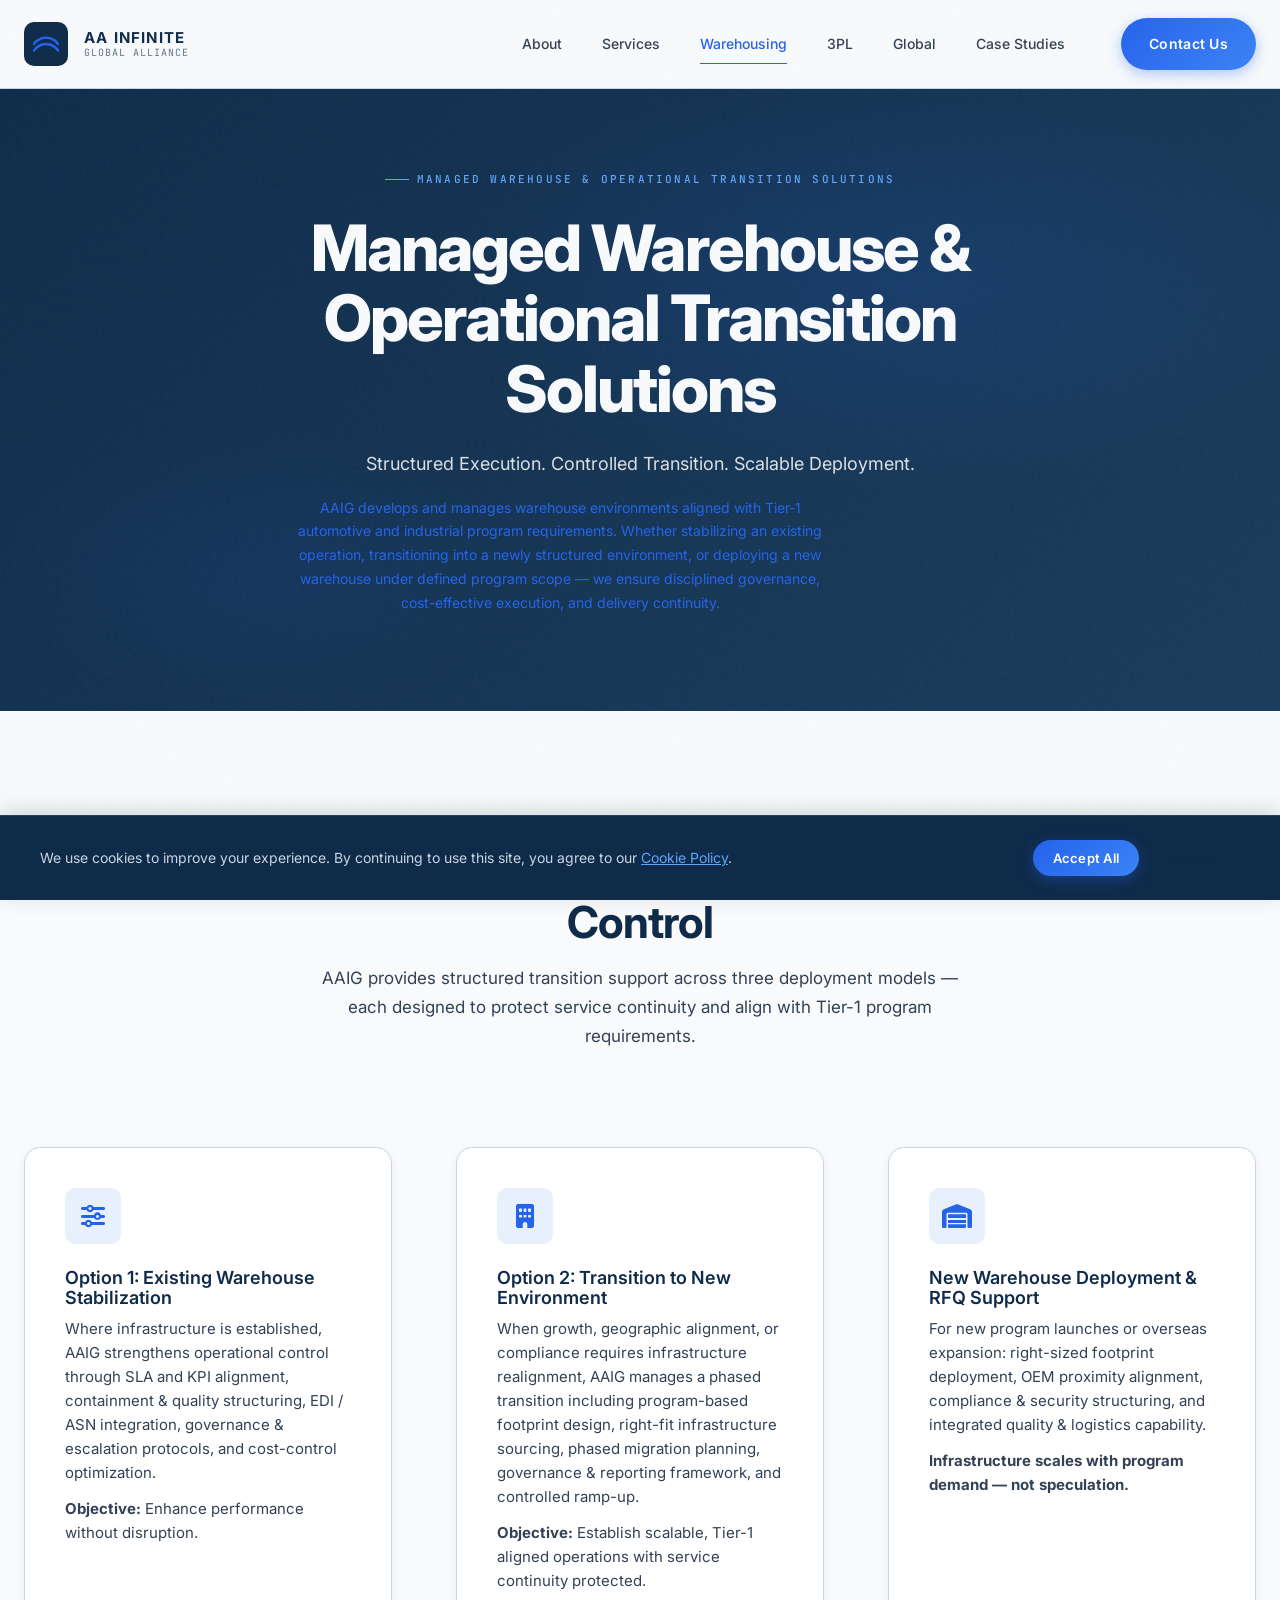
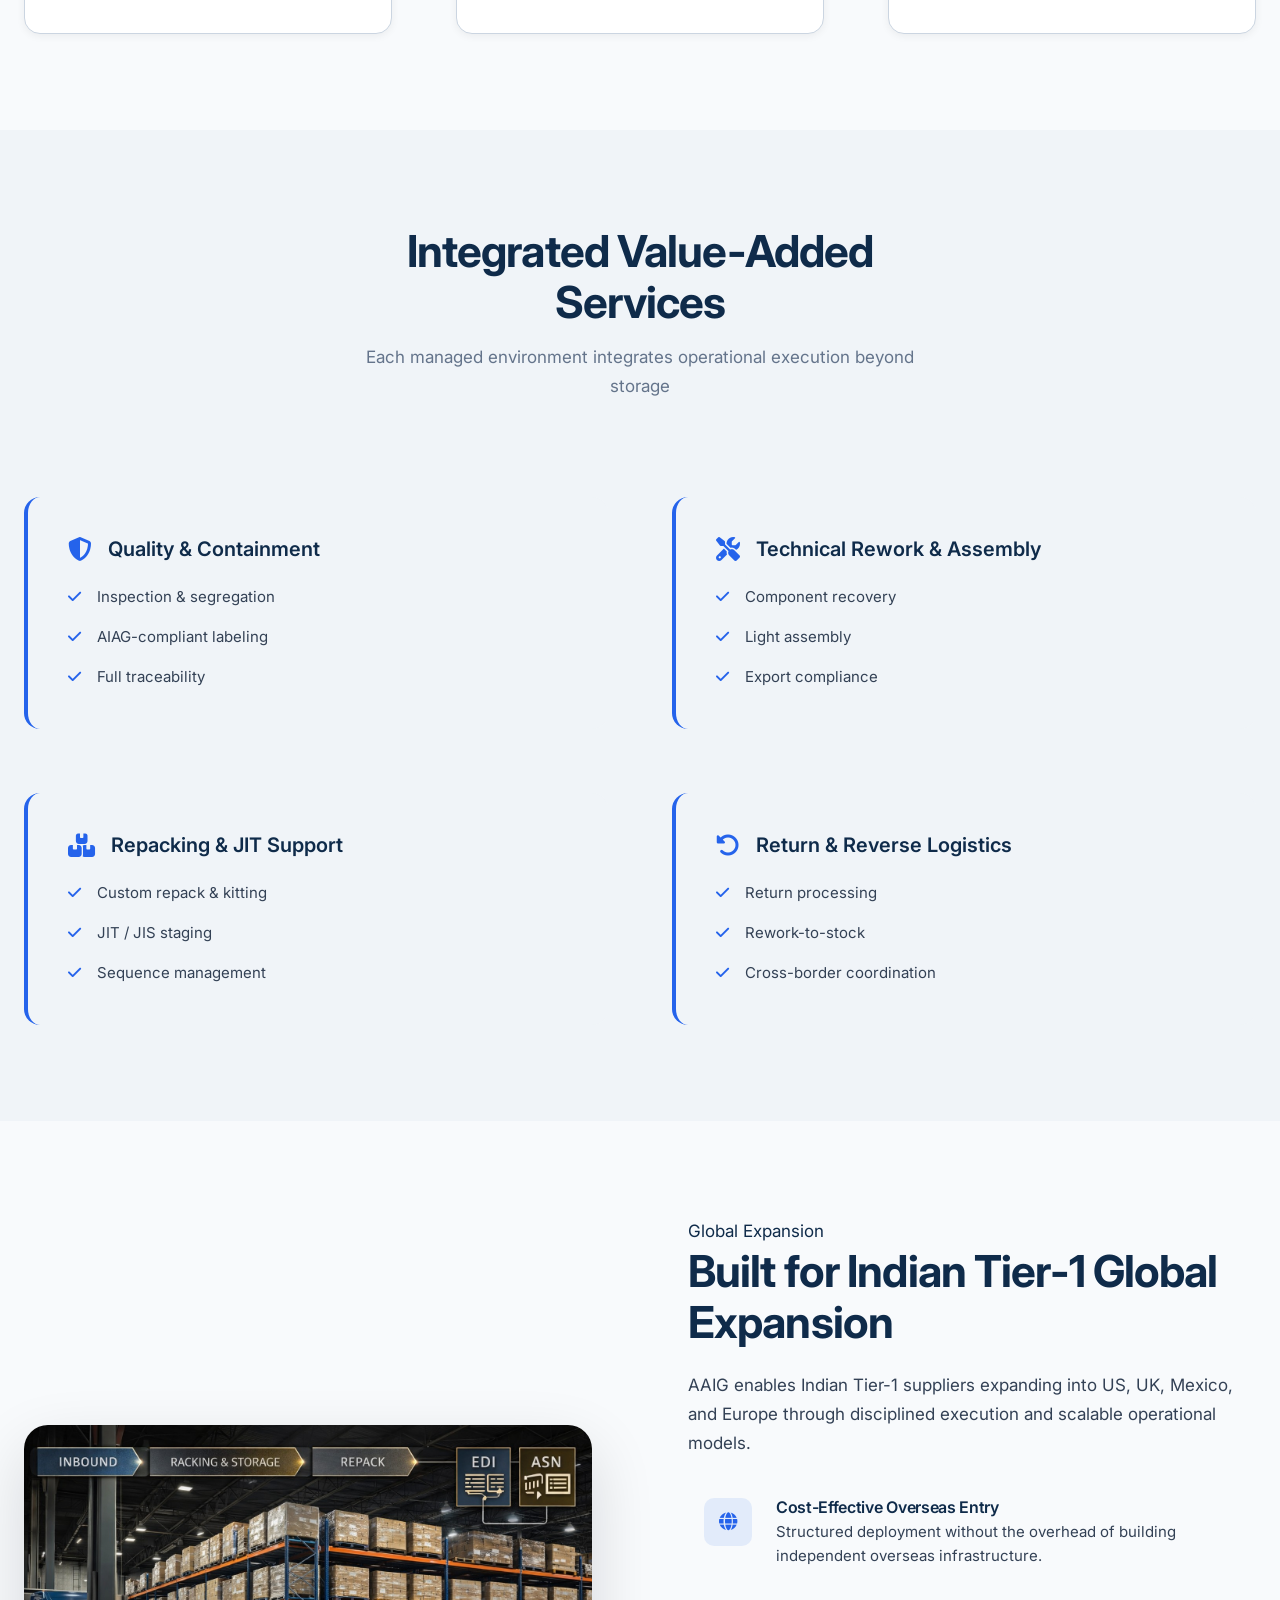
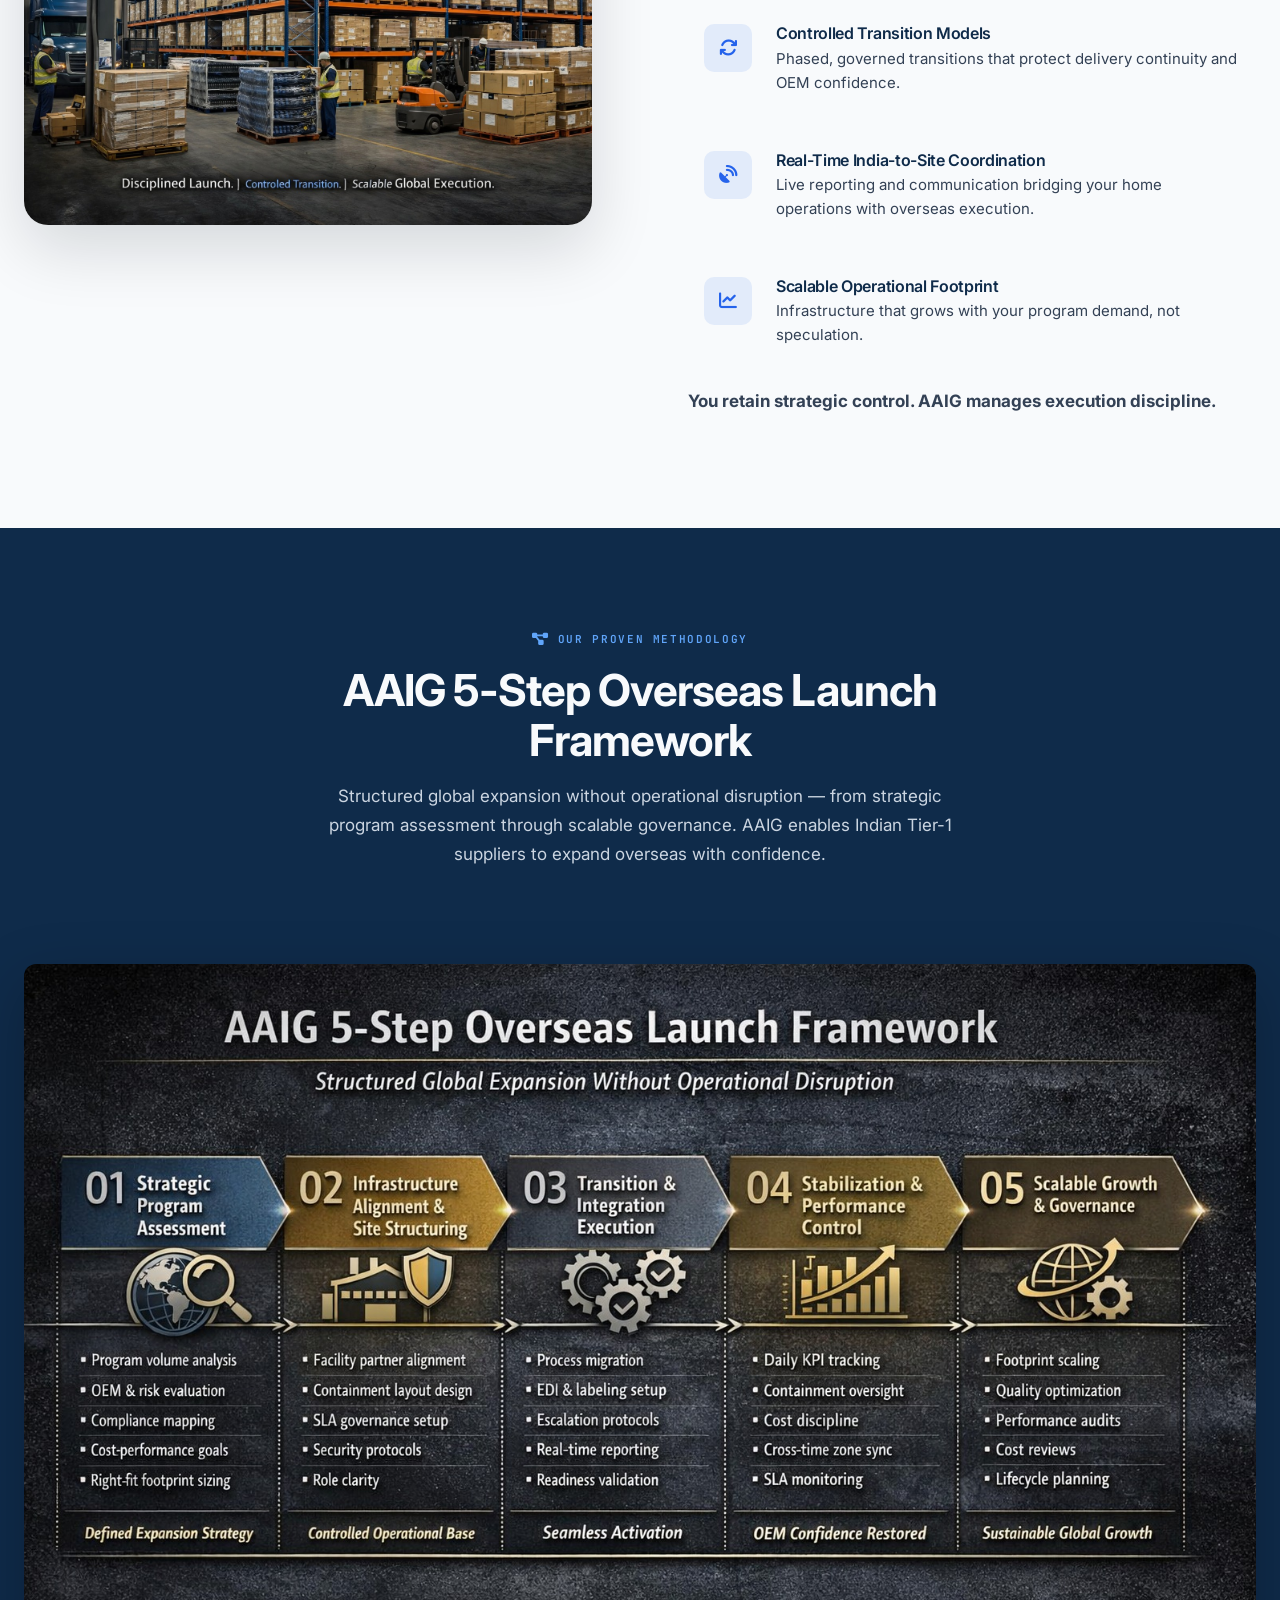
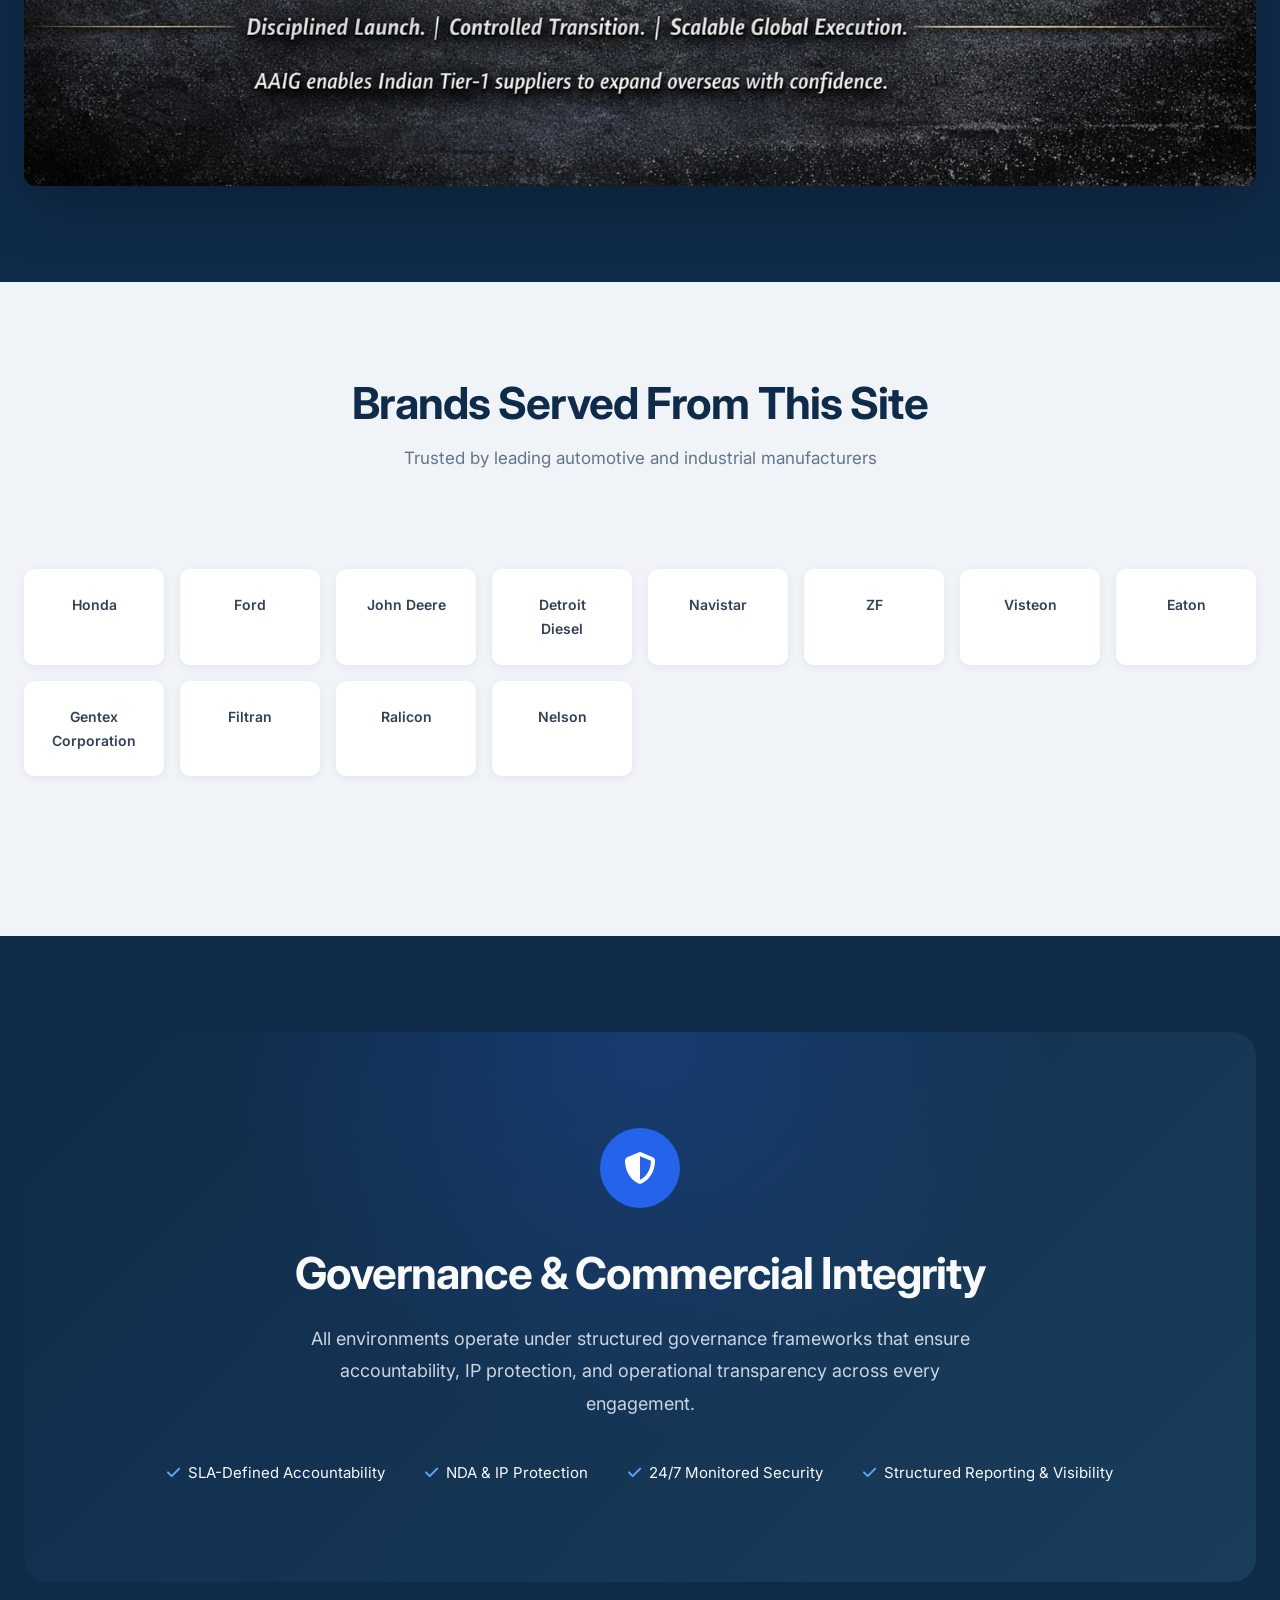
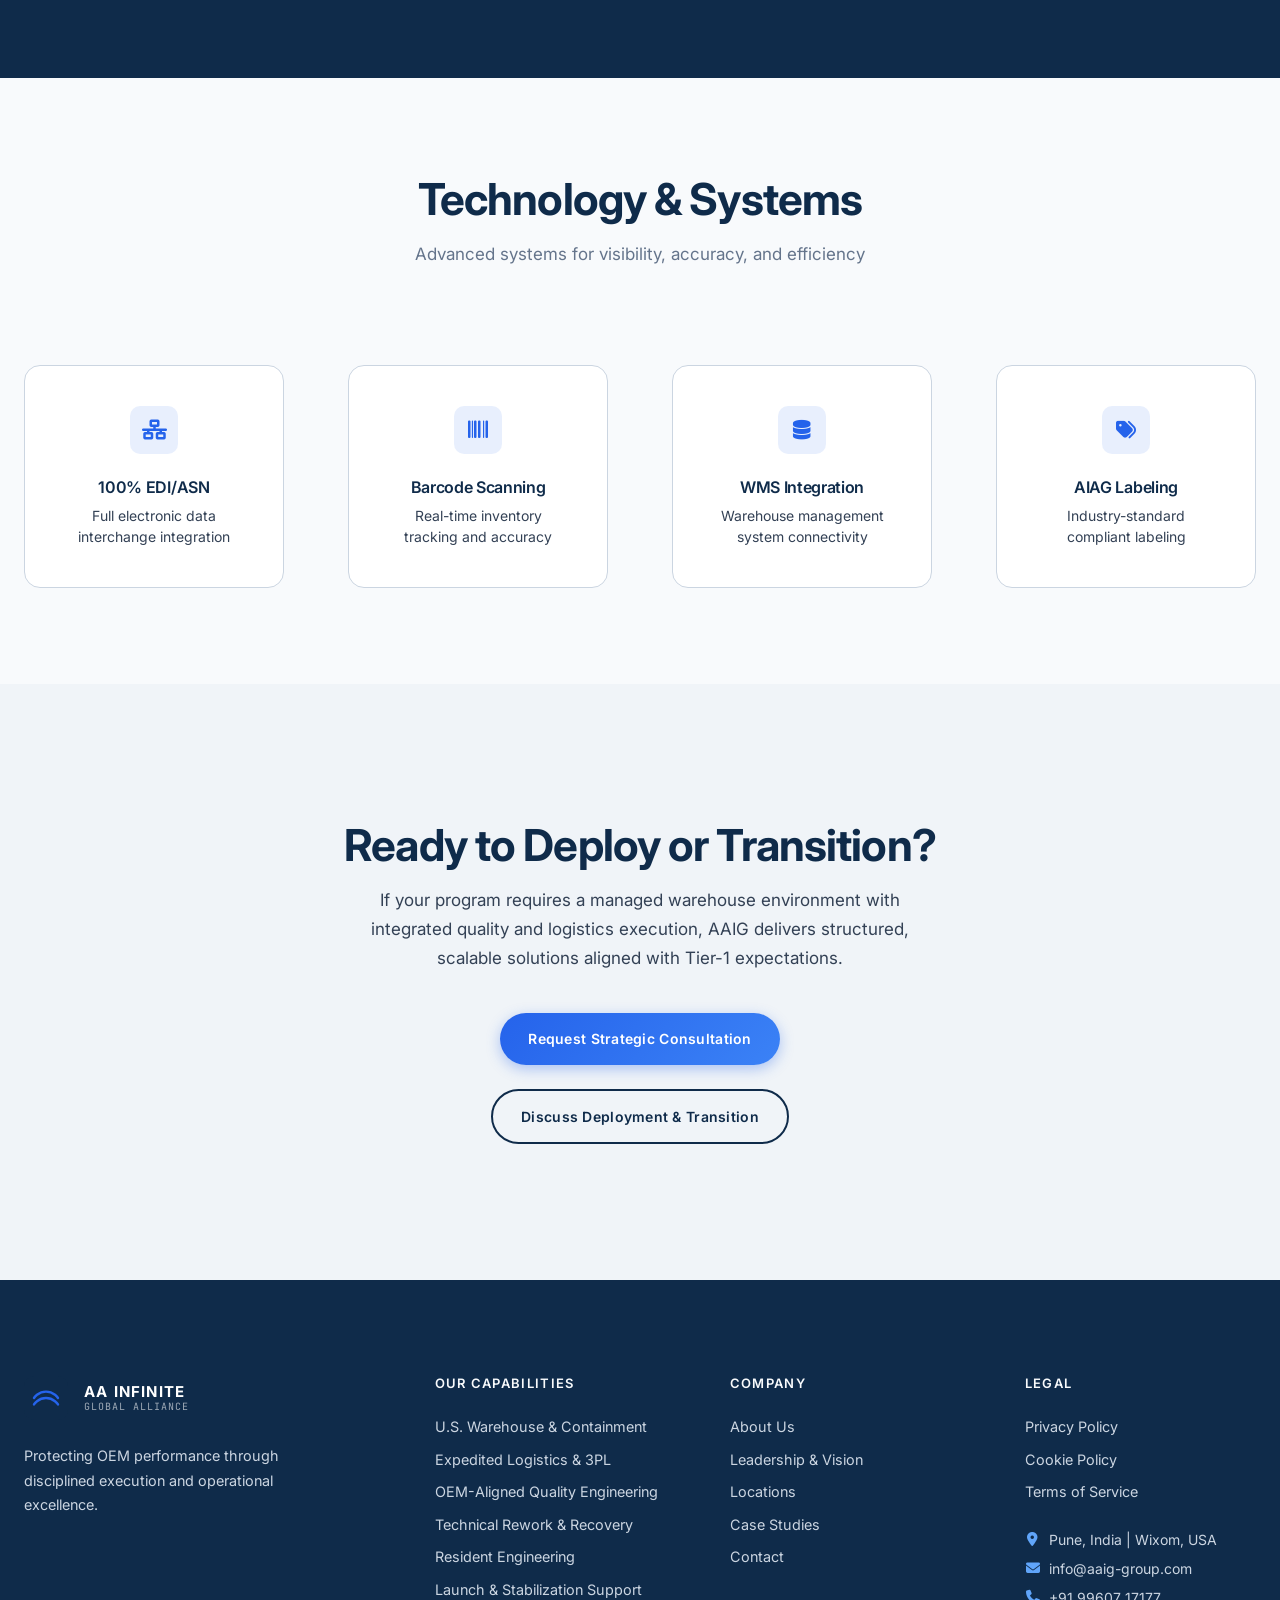
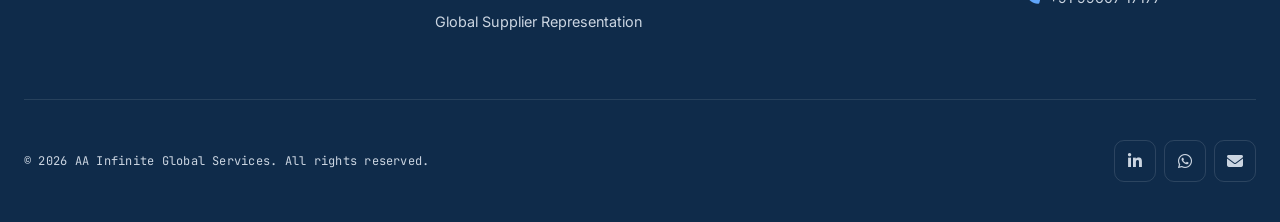
<file: warehousing.html>
<!DOCTYPE html>
<html lang="en">
<head>
  <meta charset="UTF-8">
  <meta name="viewport" content="width=device-width, initial-scale=1.0">
  <title>Warehousing & Logistics — Supporting Our Quality Operations | AA Infinite</title>
  <meta name="description" content="Our 200,000 sq ft Wixom, MI facility supports quality and technical operations with warehousing, cross-docking, inspection, and value-added services.">
  
  <!-- Open Graph / Social -->
  <meta property="og:type" content="website">
  <meta property="og:title" content="Warehousing & Logistics — AA Infinite Global Services">
  <meta property="og:description" content="Our 200,000 sq ft Wixom, MI facility supports quality and technical operations with warehousing, cross-docking, inspection, and value-added services.">
  <meta property="og:url" content="https://www.aaig-group.com/warehousing.html">
  <meta property="og:site_name" content="AA Infinite Global Alliance">
  <meta name="twitter:card" content="summary_large_image">
  <meta name="twitter:title" content="Warehousing & Logistics — AA Infinite Global Services">
  
  <!-- Favicon -->
  <link rel="icon" type="image/svg+xml" href="data:image/svg+xml,<svg xmlns='http://www.w3.org/2000/svg' viewBox='0 0 100 100'><rect fill='%230f2b4a' width='100' height='100'/><path d='M20 50C20 50 30 35 50 35C70 35 80 50 80 50M20 65C20 65 30 50 50 50C70 50 80 65 80 65' stroke='%232563eb' stroke-width='6' stroke-linecap='round' fill='none'/></svg>">
  
  <!-- Google Fonts -->
  <link rel="preconnect" href="https://fonts.googleapis.com">
  <link rel="preconnect" href="https://fonts.gstatic.com" crossorigin>
  <link href="https://fonts.googleapis.com/css2?family=Inter:wght@300;400;500;600;700;800&family=JetBrains+Mono:wght@400;500&display=swap" rel="stylesheet">
  
  <!-- Font Awesome -->
  <link rel="stylesheet" href="https://cdnjs.cloudflare.com/ajax/libs/font-awesome/6.5.0/css/all.min.css">
  
  <!-- Custom Styles -->
  <link rel="stylesheet" href="css/base.css?v=20260219">
  <link rel="stylesheet" href="css/home.css?v=20260219">
  <link rel="stylesheet" href="css/pages.css?v=20260219">
  <link rel="stylesheet" href="css/warehousing.css?v=20260219">
  <link rel="stylesheet" href="css/additions.css?v=20260219">
</head>
<body>

  <!-- Skip to content for accessibility -->
  <a href="#main-content" class="skip-link">Skip to main content</a>

  <!-- ==================== HEADER ==================== -->
  <header class="header">
    <div class="container">
      <div class="header__inner">
        <a href="index.html" class="logo" aria-label="AA Infinite Home">
          <span class="logo__icon">
            <svg viewBox="0 0 40 40" fill="none" xmlns="http://www.w3.org/2000/svg">
              <path d="M5 20C5 20 10 12 20 12C30 12 35 20 35 20" stroke="currentColor" stroke-width="3" stroke-linecap="round"/>
              <path d="M5 28C5 28 10 20 20 20C30 20 35 28 35 28" stroke="currentColor" stroke-width="3" stroke-linecap="round"/>
            </svg>
          </span>
          <span class="logo__text">
            <span class="logo__name">AA INFINITE</span>
            <span class="logo__tagline">Global Alliance</span>
          </span>
        </a>
        
        <nav class="nav" aria-label="Main navigation">
          <a href="about.html" class="nav__link">About</a>
          <a href="services.html" class="nav__link">Services</a>
          <a href="warehousing.html" class="nav__link nav__link--active">Warehousing</a>
          <a href="3pl.html" class="nav__link">3PL</a>
          <a href="global.html" class="nav__link">Global</a>
          <a href="case-studies.html" class="nav__link">Case Studies</a>
          <a href="index.html#contact" class="btn btn--primary nav__cta">Contact Us</a>
        </nav>
        
        <button class="menu-toggle" id="menuToggle" aria-label="Toggle menu" aria-expanded="false">
          <i class="fa-solid fa-bars"></i>
        </button>
      </div>
    </div>
    
    <nav class="mobile-nav" id="mobileNav" aria-label="Mobile navigation">
      <a href="about.html" class="mobile-nav__link">About</a>
      <a href="services.html" class="mobile-nav__link">Services</a>
      <a href="warehousing.html" class="mobile-nav__link">Warehousing</a>
      <a href="3pl.html" class="mobile-nav__link">3PL</a>
      <a href="global.html" class="mobile-nav__link">Global</a>
      <a href="case-studies.html" class="mobile-nav__link">Case Studies</a>
      <a href="index.html#contact" class="mobile-nav__link">Contact Us</a>
    </nav>
  </header>

  <main id="main-content">
    <!-- ==================== PAGE HERO ==================== -->
    <section class="page-hero page-hero--warehouse">
      <div class="container">
        <div class="page-hero__content">
          <span class="page-hero__label">Managed Warehouse &amp; Operational Transition Solutions</span>
          <h1 class="page-hero__title">Managed Warehouse &amp; Operational Transition Solutions</h1>
          <p class="page-hero__description">Structured Execution. Controlled Transition. Scalable Deployment.</p>
          <p class="page-hero__tagline">AAIG develops and manages warehouse environments aligned with Tier-1 automotive and industrial program requirements. Whether stabilizing an existing operation, transitioning into a newly structured environment, or deploying a new warehouse under defined program scope — we ensure disciplined governance, cost-effective execution, and delivery continuity.</p>
        </div>
      </div>
    </section>

    <!-- ==================== STRUCTURED TRANSITION MODELS ==================== -->
    <section class="section">
      <div class="container">
        <div class="section-intro fade-in">
          <span class="section-tag"><i class="fa-solid fa-arrows-rotate"></i> Structured Transition Models</span>
          <h2>Three Pathways to Operational Control</h2>
          <p class="section-sub">AAIG provides structured transition support across three deployment models — each designed to protect service continuity and align with Tier-1 program requirements.</p>
        </div>

        <div class="grid grid--3 stagger-children">
          <div class="service-card fade-in">
            <div class="service-card__icon"><i class="fa-solid fa-sliders"></i></div>
            <h3 class="service-card__title">Option 1: Existing Warehouse Stabilization</h3>
            <p class="service-card__description">Where infrastructure is established, AAIG strengthens operational control through SLA and KPI alignment, containment &amp; quality structuring, EDI / ASN integration, governance &amp; escalation protocols, and cost-control optimization.</p>
            <p class="service-card__description" style="margin-top:0.75rem"><strong>Objective:</strong> Enhance performance without disruption.</p>
          </div>
          <div class="service-card fade-in">
            <div class="service-card__icon"><i class="fa-solid fa-building"></i></div>
            <h3 class="service-card__title">Option 2: Transition to New Environment</h3>
            <p class="service-card__description">When growth, geographic alignment, or compliance requires infrastructure realignment, AAIG manages a phased transition including program-based footprint design, right-fit infrastructure sourcing, phased migration planning, governance &amp; reporting framework, and controlled ramp-up.</p>
            <p class="service-card__description" style="margin-top:0.75rem"><strong>Objective:</strong> Establish scalable, Tier-1 aligned operations with service continuity protected.</p>
          </div>
          <div class="service-card fade-in">
            <div class="service-card__icon"><i class="fa-solid fa-warehouse"></i></div>
            <h3 class="service-card__title">New Warehouse Deployment &amp; RFQ Support</h3>
            <p class="service-card__description">For new program launches or overseas expansion: right-sized footprint deployment, OEM proximity alignment, compliance &amp; security structuring, and integrated quality &amp; logistics capability.</p>
            <p class="service-card__description" style="margin-top:0.75rem"><strong>Infrastructure scales with program demand — not speculation.</strong></p>
          </div>
        </div>
      </div>
    </section>

    <!-- ==================== INTEGRATED VALUE-ADDED SERVICES ==================== -->
    <section class="section section--warm">
      <div class="container">
        <div class="section-header fade-in">
          <h2>Integrated Value-Added Services</h2>
          <p>Each managed environment integrates operational execution beyond storage</p>
        </div>

        <div class="grid grid--2 stagger-children">
          <div class="capability-section fade-in">
            <h3><i class="fa-solid fa-shield-halved"></i> Quality &amp; Containment</h3>
            <ul class="capability-list">
              <li><i class="fa-solid fa-check"></i> Inspection &amp; segregation</li>
              <li><i class="fa-solid fa-check"></i> AIAG-compliant labeling</li>
              <li><i class="fa-solid fa-check"></i> Full traceability</li>
            </ul>
          </div>
          <div class="capability-section fade-in">
            <h3><i class="fa-solid fa-screwdriver-wrench"></i> Technical Rework &amp; Assembly</h3>
            <ul class="capability-list">
              <li><i class="fa-solid fa-check"></i> Component recovery</li>
              <li><i class="fa-solid fa-check"></i> Light assembly</li>
              <li><i class="fa-solid fa-check"></i> Export compliance</li>
            </ul>
          </div>
          <div class="capability-section fade-in">
            <h3><i class="fa-solid fa-boxes-stacked"></i> Repacking &amp; JIT Support</h3>
            <ul class="capability-list">
              <li><i class="fa-solid fa-check"></i> Custom repack &amp; kitting</li>
              <li><i class="fa-solid fa-check"></i> JIT / JIS staging</li>
              <li><i class="fa-solid fa-check"></i> Sequence management</li>
            </ul>
          </div>
          <div class="capability-section fade-in">
            <h3><i class="fa-solid fa-rotate-left"></i> Return &amp; Reverse Logistics</h3>
            <ul class="capability-list">
              <li><i class="fa-solid fa-check"></i> Return processing</li>
              <li><i class="fa-solid fa-check"></i> Rework-to-stock</li>
              <li><i class="fa-solid fa-check"></i> Cross-border coordination</li>
            </ul>
          </div>
        </div>
      </div>
    </section>

    <!-- ==================== INDIAN TIER-1 GLOBAL EXPANSION ==================== -->
    <section class="section">
      <div class="container">
        <div class="content-grid">
          <div class="content-grid__image fade-in">
            <img loading="lazy" src="IMAGES/aaig-warehouse.jpg" alt="AAIG managed warehouse operations">
          </div>
          <div class="content-grid__text fade-in">
            <span class="section-label">Global Expansion</span>
            <h2>Built for Indian Tier-1 Global Expansion</h2>
            <p>AAIG enables Indian Tier-1 suppliers expanding into US, UK, Mexico, and Europe through disciplined execution and scalable operational models.</p>
            <div class="service-features" style="margin-top:1.5rem">
              <div class="service-feature">
                <i class="fa-solid fa-globe"></i>
                <div>
                  <h4>Cost-Effective Overseas Entry</h4>
                  <p>Structured deployment without the overhead of building independent overseas infrastructure.</p>
                </div>
              </div>
              <div class="service-feature">
                <i class="fa-solid fa-arrows-rotate"></i>
                <div>
                  <h4>Controlled Transition Models</h4>
                  <p>Phased, governed transitions that protect delivery continuity and OEM confidence.</p>
                </div>
              </div>
              <div class="service-feature">
                <i class="fa-solid fa-satellite-dish"></i>
                <div>
                  <h4>Real-Time India-to-Site Coordination</h4>
                  <p>Live reporting and communication bridging your home operations with overseas execution.</p>
                </div>
              </div>
              <div class="service-feature">
                <i class="fa-solid fa-chart-line"></i>
                <div>
                  <h4>Scalable Operational Footprint</h4>
                  <p>Infrastructure that grows with your program demand, not speculation.</p>
                </div>
              </div>
            </div>
            <p style="margin-top:1.5rem"><strong>You retain strategic control. AAIG manages execution discipline.</strong></p>
          </div>
        </div>
      </div>
    </section>

    <!-- ==================== 5-STEP OVERSEAS LAUNCH FRAMEWORK ==================== -->
    <section class="section section--ink">
      <div class="container">
        <div class="section-intro section-intro--light fade-in">
          <span class="section-tag section-tag--light"><i class="fa-solid fa-diagram-project"></i> Our Proven Methodology</span>
          <h2>AAIG 5-Step Overseas Launch Framework</h2>
          <p class="section-sub">Structured global expansion without operational disruption — from strategic program assessment through scalable governance. AAIG enables Indian Tier-1 suppliers to expand overseas with confidence.</p>
        </div>
        <div class="fade-in" style="margin-top:2rem;">
          <img src="IMAGES/aaig-launch-framework.jpg" alt="AAIG 5-Step Overseas Launch Framework — Strategic Program Assessment, Infrastructure Alignment & Site Structuring, Transition & Integration Execution, Stabilization & Performance Control, Scalable Growth & Governance" loading="lazy" style="width:100%; border-radius:12px; box-shadow: 0 20px 60px rgba(0,0,0,0.25);">
        </div>
      </div>
    </section>

    <!-- ==================== BRANDS SERVED ==================== -->    <section class="section section--warm">
      <div class="container">
        <div class="section-header fade-in">
          <h2>Brands Served From This Site</h2>
          <p>Trusted by leading automotive and industrial manufacturers</p>
        </div>
        <div class="brands-grid fade-in">
          <div class="brand-item">Honda</div>
          <div class="brand-item">Ford</div>
          <div class="brand-item">John Deere</div>
          <div class="brand-item">Detroit Diesel</div>
          <div class="brand-item">Navistar</div>
          <div class="brand-item">ZF</div>
          <div class="brand-item">Visteon</div>
          <div class="brand-item">Eaton</div>
          <div class="brand-item">Gentex Corporation</div>
          <div class="brand-item">Filtran</div>
          <div class="brand-item">Ralicon</div>
          <div class="brand-item">Nelson</div>
        </div>
      </div>
    </section>

    <!-- ==================== GOVERNANCE & COMMERCIAL INTEGRITY ==================== -->
    <section class="section section--ink">
      <div class="container">
        <div class="confidentiality-block fade-in">
          <div class="confidentiality-block__icon">
            <i class="fa-solid fa-shield-halved"></i>
          </div>
          <h2>Governance &amp; Commercial Integrity</h2>
          <p class="confidentiality-block__text">All environments operate under structured governance frameworks that ensure accountability, IP protection, and operational transparency across every engagement.</p>
          <div class="confidentiality-features">
            <span><i class="fa-solid fa-check"></i> SLA-Defined Accountability</span>
            <span><i class="fa-solid fa-check"></i> NDA &amp; IP Protection</span>
            <span><i class="fa-solid fa-check"></i> 24/7 Monitored Security</span>
            <span><i class="fa-solid fa-check"></i> Structured Reporting &amp; Visibility</span>
          </div>
        </div>
      </div>
    </section>

    <!-- ==================== TECHNOLOGY ==================== -->
    <section class="section">
      <div class="container">
        <div class="section-header fade-in">
          <h2>Technology &amp; Systems</h2>
          <p>Advanced systems for visibility, accuracy, and efficiency</p>
        </div>
        <div class="grid grid--4 stagger-children">
          <div class="tech-card fade-in">
            <div class="tech-card__icon"><i class="fa-solid fa-network-wired"></i></div>
            <h4>100% EDI/ASN</h4>
            <p>Full electronic data interchange integration</p>
          </div>
          <div class="tech-card fade-in">
            <div class="tech-card__icon"><i class="fa-solid fa-barcode"></i></div>
            <h4>Barcode Scanning</h4>
            <p>Real-time inventory tracking and accuracy</p>
          </div>
          <div class="tech-card fade-in">
            <div class="tech-card__icon"><i class="fa-solid fa-database"></i></div>
            <h4>WMS Integration</h4>
            <p>Warehouse management system connectivity</p>
          </div>
          <div class="tech-card fade-in">
            <div class="tech-card__icon"><i class="fa-solid fa-tags"></i></div>
            <h4>AIAG Labeling</h4>
            <p>Industry-standard compliant labeling</p>
          </div>
        </div>
      </div>
    </section>

    <!-- ==================== CTA ==================== -->
    <section class="section section--warm">
      <div class="container">
        <div class="cta-block fade-in">
          <h2>Ready to Deploy or Transition?</h2>
          <p>If your program requires a managed warehouse environment with integrated quality and logistics execution, AAIG delivers structured, scalable solutions aligned with Tier-1 expectations.</p>
          <div class="cta-block__actions">
            <a href="index.html#contact" class="btn btn--primary">Request Strategic Consultation</a>
            <a href="index.html#contact" class="btn btn--outline">Discuss Deployment &amp; Transition</a>
          </div>
        </div>
      </div>
    </section>
  </main>

  <!-- ==================== FOOTER ==================== -->
  <footer class="footer">
    <div class="container">
      <div class="footer__inner">
        <div class="footer__brand">
          <a href="index.html" class="logo">
            <span class="logo__icon">
              <svg viewBox="0 0 40 40" fill="none" xmlns="http://www.w3.org/2000/svg">
                <path d="M5 20C5 20 10 12 20 12C30 12 35 20 35 20" stroke="currentColor" stroke-width="3" stroke-linecap="round"/>
                <path d="M5 28C5 28 10 20 20 20C30 20 35 28 35 28" stroke="currentColor" stroke-width="3" stroke-linecap="round"/>
              </svg>
            </span>
            <span class="logo__text">
              <span class="logo__name" style="color: white;">AA INFINITE</span>
              <span class="logo__tagline" style="color: rgba(255,255,255,0.6);">Global Alliance</span>
            </span>
          </a>
          <p>Protecting OEM performance through disciplined execution and operational excellence.</p>
        </div>
        
        <div class="footer__col">
          <h4 class="footer__title">Our Capabilities</h4>
          <nav class="footer__links">
            <a href="warehousing.html" class="footer__link">U.S. Warehouse &amp; Containment</a>
            <a href="3pl.html" class="footer__link">Expedited Logistics &amp; 3PL</a>
            <a href="services.html#quality" class="footer__link">OEM-Aligned Quality Engineering</a>
            <a href="services.html#rework" class="footer__link">Technical Rework &amp; Recovery</a>
            <a href="services.html#resident" class="footer__link">Resident Engineering</a>
            <a href="services.html#launch" class="footer__link">Launch &amp; Stabilization Support</a>
            <a href="services.html#global" class="footer__link">Global Supplier Representation</a>
          </nav>
        </div>
        
        <div class="footer__col">
          <h4 class="footer__title">Company</h4>
          <nav class="footer__links">
            <a href="about.html" class="footer__link">About Us</a>
            <a href="about.html#leadership" class="footer__link">Leadership &amp; Vision</a>
            <a href="global.html" class="footer__link">Locations</a>
            <a href="case-studies.html" class="footer__link">Case Studies</a>
            <a href="index.html#contact" class="footer__link">Contact</a>
          </nav>
        </div>
        
        <div class="footer__col">
          <h4 class="footer__title">Legal</h4>
          <nav class="footer__links">
            <a href="privacy-policy.html" class="footer__link">Privacy Policy</a>
            <a href="privacy-policy.html#cookies" class="footer__link">Cookie Policy</a>
            <a href="privacy-policy.html#terms" class="footer__link">Terms of Service</a>
          </nav>
          <div class="footer__contact-block" style="margin-top:1.5rem">
            <p><i class="fa-solid fa-location-dot"></i> Pune, India | Wixom, USA</p>
            <p><i class="fa-solid fa-envelope"></i> <a href="mailto:info@aaig-group.com" style="color:inherit">info@aaig-group.com</a></p>
            <p><i class="fa-solid fa-phone"></i> <a href="tel:+919960717177" style="color:inherit">+91 99607 17177</a></p>
          </div>
        </div>
      </div>
      
      <div class="footer__bottom">
        <p>© 2026 AA Infinite Global Services. All rights reserved.</p>
        <div class="footer__social">
          <a href="https://www.linkedin.com/company/aa-infinite-global-services" target="_blank" rel="noopener noreferrer" aria-label="LinkedIn"><i class="fa-brands fa-linkedin-in"></i></a>
          <a href="https://wa.me/qr/UAIEHYSWJOCOJ1" target="_blank" rel="noopener noreferrer" aria-label="WhatsApp"><i class="fa-brands fa-whatsapp"></i></a>
          <a href="mailto:info@aaig-group.com" aria-label="Email"><i class="fa-solid fa-envelope"></i></a>
        </div>
      </div>
    </div>
  </footer>

  <script src="script.js"></script>
  
  <!-- Sticky Mobile CTA -->
  <div class="mobile-sticky-cta">
    <div class="mobile-sticky-cta__inner">
      <a href="tel:+919960717177" class="btn btn--call"><i class="fa-solid fa-phone"></i> Call Now</a>
      <a href="index.html#contact" class="btn btn--primary"><i class="fa-solid fa-paper-plane"></i> Contact Us</a>
    </div>
  </div>
</body>
</html>
</file>
<file: css/base.css>
/* ============================================
   AA INFINITE — Base Styles
   Modern Industrial Design System
   ============================================ */

/* ---------- CSS Variables (Design Tokens) ---------- */
:root {
  /* Primary: Vibrant Blue Theme */
  --ink: #0f2b4a;
  --ink-soft: #1a3d5c;
  --primary-blue: #2563eb;
  --primary-blue-light: #60a5fa;
  --primary-blue-dark: #1d4ed8;
  --sky-blue: #38bdf8;
  --blue-glow: rgba(37, 99, 235, 0.12);
  --blue-gradient: linear-gradient(135deg, #2563eb 0%, #38bdf8 100%);
  --blue-gradient-soft: linear-gradient(135deg, rgba(37, 99, 235, 0.08) 0%, rgba(56, 189, 248, 0.05) 100%);
  
  /* Legacy aliases for backward compatibility */
  --copper: #2563eb;
  --copper-light: #60a5fa;
  --copper-glow: rgba(37, 99, 235, 0.10);
  
  /* Paper tones — clean and professional */
  --paper: #f8fafc;
  --paper-warm: #f0f4f8;
  --paper-dark: #cbd5e1;
  
  /* Functional */
  --slate: #334155;
  --slate-muted: #64748b;
  --success: #059669;
  --danger: #dc2626;
  
  /* Aliases for consistency */
  --color-ink: var(--ink);
  --color-text: var(--slate);
  --color-olive: var(--primary-blue);
  --color-olive-light: var(--blue-glow);
  --color-warm: var(--paper-warm);
  --color-divider: var(--paper-dark);
  --shadow-md: var(--shadow-medium);
  --shadow-lg: var(--shadow-heavy);
  
  /* Typography — Clean modern fonts */
  --font-display: 'Inter', 'Instrument Sans', system-ui, -apple-system, sans-serif;
  --font-body: 'Inter', 'Instrument Sans', system-ui, -apple-system, sans-serif;
  --font-mono: 'JetBrains Mono', 'Fira Code', 'Consolas', monospace;
  --font-ui: 'Inter', 'Instrument Sans', system-ui, -apple-system, sans-serif;
  
  /* Spacing scale */
  --space-2xs: 0.125rem;
  --space-xs: 0.25rem;
  --space-sm: 0.5rem;
  --space-md: 1rem;
  --space-lg: 1.5rem;
  --space-xl: 2.5rem;
  --space-2xl: 4rem;
  --space-3xl: 6rem;
  --space-4xl: 10rem;
  
  /* Borders & Radius */
  --radius-sm: 6px;
  --radius-md: 10px;
  --radius-lg: 16px;
  --radius-xl: 24px;
  --radius-full: 9999px;
  
  /* Shadows */
  --shadow-soft: 0 2px 8px rgba(10, 15, 20, 0.06);
  --shadow-medium: 0 8px 24px rgba(10, 15, 20, 0.1);
  --shadow-heavy: 0 24px 64px rgba(10, 15, 20, 0.14);
  
  /* Transitions */
  --ease-out: cubic-bezier(0.22, 1, 0.36, 1);
  --ease-in-out: cubic-bezier(0.65, 0, 0.35, 1);
  --duration-fast: 150ms;
  --duration-base: 300ms;
  --duration-slow: 600ms;
}

/* ---------- Reset & Base ---------- */
*, *::before, *::after {
  box-sizing: border-box;
  margin: 0;
  padding: 0;
}

html {
  scroll-behavior: smooth;
  font-size: 16px;
}

body {
  font-family: var(--font-body);
  font-size: 1.0625rem;
  line-height: 1.7;
  color: var(--ink);
  background-color: var(--paper);
  -webkit-font-smoothing: antialiased;
  -moz-osx-font-smoothing: grayscale;
  overflow-x: hidden;
}

/* Grain texture overlay */
body::before {
  content: '';
  position: fixed;
  inset: 0;
  background-image: url("data:image/svg+xml,%3Csvg viewBox='0 0 256 256' xmlns='http://www.w3.org/2000/svg'%3E%3Cfilter id='noise'%3E%3CfeTurbulence type='fractalNoise' baseFrequency='0.85' numOctaves='4' stitchTiles='stitch'/%3E%3C/filter%3E%3Crect width='100%25' height='100%25' filter='url(%23noise)'/%3E%3C/svg%3E");
  opacity: 0.03;
  pointer-events: none;
  z-index: 9999;
}

::selection {
  background-color: var(--copper);
  color: var(--paper);
}

img {
  max-width: 100%;
  height: auto;
  display: block;
}

a {
  color: inherit;
  text-decoration: none;
}

button {
  font-family: inherit;
  cursor: pointer;
  border: none;
  background: none;
}

ul, ol {
  list-style: none;
}

/* ---------- Typography ---------- */
h1, h2, h3, h4, h5, h6 {
  font-family: var(--font-display);
  font-weight: 700;
  line-height: 1.15;
  color: var(--ink);
  letter-spacing: -0.02em;
}

h1 {
  font-size: clamp(2.5rem, 6vw, 4.5rem);
  font-weight: 800;
  letter-spacing: -0.03em;
}

h2 {
  font-size: clamp(1.875rem, 4vw, 2.75rem);
  font-weight: 700;
}

h3 {
  font-size: clamp(1.25rem, 2.5vw, 1.5rem);
  font-weight: 600;
  font-family: var(--font-ui);
  letter-spacing: 0;
}

h4 {
  font-size: 1rem;
  font-weight: 600;
  font-family: var(--font-ui);
}

p {
  color: var(--slate);
  max-width: 60ch;
}

/* ---------- Layout ---------- */
.container {
  width: 100%;
  max-width: 1280px;
  margin: 0 auto;
  padding: 0 var(--space-lg);
}

.section {
  padding: var(--space-3xl) 0;
  position: relative;
}

.section--paper {
  background-color: var(--paper);
}

.section--warm {
  background-color: var(--paper-warm);
}

.section--ink {
  background-color: var(--ink);
  color: var(--paper);
}

.section--ink h2,
.section--ink h3,
.section--ink h4 {
  color: var(--paper);
}

.section--ink p {
  color: var(--paper-dark);
}

/* Grid systems */
.grid {
  display: grid;
  gap: var(--space-2xl);
}

.grid--2 { grid-template-columns: repeat(2, 1fr); }
.grid--3 { grid-template-columns: repeat(3, 1fr); }
.grid--4 { grid-template-columns: repeat(4, 1fr); }

@media (max-width: 1024px) {
  .grid--3, .grid--4 { grid-template-columns: repeat(2, 1fr); }
  .grid { gap: var(--space-xl); }
}

@media (max-width: 640px) {
  .grid--2, .grid--3, .grid--4 { grid-template-columns: 1fr; }
  .section { padding: var(--space-2xl) 0; }
}

/* Section Headers */
.section-header {
  text-align: center;
  max-width: 600px;
  margin: 0 auto var(--space-3xl);
}

.section-header h2 {
  margin-bottom: var(--space-md);
}

.section-header p {
  color: var(--slate-muted);
  margin: 0 auto;
}

/* ---------- Components: Buttons ---------- */
.btn {
  display: inline-flex;
  align-items: center;
  justify-content: center;
  gap: var(--space-sm);
  padding: 0.875rem 1.75rem;
  font-family: var(--font-ui);
  font-size: 0.875rem;
  font-weight: 600;
  letter-spacing: 0.02em;
  border-radius: var(--radius-full);
  transition: all var(--duration-base) var(--ease-out);
  position: relative;
  overflow: hidden;
  border: none;
  cursor: pointer;
}

.btn--primary {
  background: linear-gradient(135deg, var(--primary-blue) 0%, #3b82f6 100%);
  color: white;
  box-shadow: 0 4px 14px rgba(37, 99, 235, 0.35);
}

.btn--primary:hover {
  background: linear-gradient(135deg, var(--primary-blue-dark) 0%, var(--primary-blue) 100%);
  transform: translateY(-2px);
  box-shadow: 0 6px 20px rgba(37, 99, 235, 0.45);
}

.btn--outline {
  background-color: transparent;
  border: 2px solid var(--ink);
  color: var(--ink);
}

.btn--outline:hover {
  background-color: var(--ink);
  color: var(--paper);
  transform: translateY(-2px);
}

.btn--full {
  width: 100%;
}

/* ---------- Header / Navigation ---------- */
.header {
  position: fixed;
  top: 0;
  left: 0;
  right: 0;
  z-index: 1000;
  background-color: var(--paper);
  border-bottom: 1px solid var(--paper-dark);
  transition: all var(--duration-base) var(--ease-out);
}

.header.scrolled {
  background-color: rgba(248, 249, 251, 0.92);
  backdrop-filter: blur(12px);
  -webkit-backdrop-filter: blur(12px);
  box-shadow: var(--shadow-soft);
}

.header__inner {
  display: flex;
  align-items: center;
  justify-content: space-between;
  height: 88px;
}

.logo {
  display: flex;
  align-items: center;
  gap: var(--space-md);
}

.logo__icon {
  width: 44px;
  height: 44px;
  background-color: var(--ink);
  border-radius: var(--radius-md);
  display: flex;
  align-items: center;
  justify-content: center;
  color: var(--primary-blue);
  font-size: 1.125rem;
  transition: all var(--duration-base) var(--ease-out);
}

.logo__icon svg {
  width: 32px;
  height: 32px;
}

.logo:hover .logo__icon {
  transform: scale(1.05);
  box-shadow: 0 4px 12px rgba(10, 15, 20, 0.2);
}

.logo__text {
  display: flex;
  flex-direction: column;
  line-height: 1.2;
}

.logo__name {
  font-family: var(--font-ui);
  font-size: 0.9375rem;
  font-weight: 700;
  color: var(--ink);
  letter-spacing: 0.08em;
}

.logo__tagline {
  font-family: var(--font-mono);
  font-size: 0.625rem;
  color: var(--slate-muted);
  letter-spacing: 0.1em;
  text-transform: uppercase;
}

.nav {
  display: flex;
  align-items: center;
  gap: var(--space-xl);
}

.nav__link {
  font-family: var(--font-ui);
  font-size: 0.875rem;
  font-weight: 500;
  color: var(--slate);
  position: relative;
  padding: var(--space-sm) 0;
  transition: color var(--duration-fast);
}

.nav__link::after {
  content: '';
  position: absolute;
  bottom: 0;
  left: 0;
  width: 0;
  height: 1px;
  background-color: var(--copper);
  transition: width var(--duration-base) var(--ease-out);
}

.nav__link:hover {
  color: var(--ink);
}

.nav__link:hover::after {
  width: 100%;
}

.nav__link--active {
  color: var(--copper);
}

.nav__link--active::after {
  width: 100%;
  background-color: var(--copper);
}

.nav__cta {
  margin-left: var(--space-md);
}

/* Mobile Menu */
.menu-toggle {
  display: none;
  width: 48px;
  height: 48px;
  align-items: center;
  justify-content: center;
  font-size: 1.25rem;
  color: var(--ink);
  border-radius: var(--radius-md);
  transition: background-color var(--duration-fast);
}

.menu-toggle:hover {
  background-color: var(--paper-dark);
}

.mobile-nav {
  display: none;
  position: absolute;
  top: 100%;
  left: 0;
  right: 0;
  background-color: var(--paper);
  border-bottom: 1px solid var(--paper-dark);
  box-shadow: var(--shadow-medium);
  padding: var(--space-lg);
}

.mobile-nav.active {
  display: block;
  animation: slideDown var(--duration-base) var(--ease-out);
}

@keyframes slideDown {
  from { opacity: 0; transform: translateY(-8px); }
  to { opacity: 1; transform: translateY(0); }
}

.mobile-nav__link {
  display: block;
  padding: var(--space-md) 0;
  font-family: var(--font-ui);
  font-size: 1rem;
  color: var(--ink);
  border-bottom: 1px solid var(--paper-dark);
}

.mobile-nav__link:last-child {
  border-bottom: none;
}

@media (max-width: 900px) {
  .nav { display: none; }
  .menu-toggle { display: flex; }
}

/* ---------- Footer ---------- */
.footer {
  background-color: var(--ink);
  color: var(--paper);
  padding: var(--space-3xl) 0 var(--space-xl);
}

.footer__inner {
  display: grid;
  grid-template-columns: 1.5fr 1fr 1fr 1fr;
  gap: var(--space-2xl);
  padding-bottom: var(--space-2xl);
  border-bottom: 1px solid rgba(255, 255, 255, 0.1);
  margin-bottom: var(--space-xl);
}

.footer__brand {
  max-width: 280px;
}

.footer__brand .logo {
  margin-bottom: var(--space-lg);
}

.footer__brand > p {
  font-size: 0.9rem;
  color: var(--paper-dark);
  line-height: 1.7;
}

.footer__col h4,
.footer__title {
  font-family: var(--font-ui);
  font-size: 0.8125rem;
  font-weight: 600;
  letter-spacing: 0.1em;
  text-transform: uppercase;
  color: var(--paper);
  margin-bottom: var(--space-lg);
}

.footer__links {
  display: flex;
  flex-direction: column;
  gap: var(--space-sm);
}

.footer__link {
  font-size: 0.9rem;
  color: var(--paper-dark);
  transition: color var(--duration-fast);
}

.footer__link:hover {
  color: var(--copper-light);
}

.footer__contact-item {
  display: flex;
  align-items: center;
  gap: var(--space-sm);
  font-size: 0.875rem;
  color: var(--paper-dark);
  margin-bottom: var(--space-md);
}

.footer__contact-item i {
  width: 18px;
  color: var(--copper);
}

.footer__bottom {
  display: flex;
  justify-content: space-between;
  align-items: center;
}

.footer__bottom p {
  font-family: var(--font-mono);
  font-size: 0.75rem;
  color: var(--paper-dark);
  letter-spacing: 0.02em;
}

.footer__social {
  display: flex;
  gap: var(--space-sm);
}

.footer__social a {
  width: 42px;
  height: 42px;
  display: flex;
  align-items: center;
  justify-content: center;
  color: var(--paper-dark);
  font-size: 1rem;
  border: 1px solid rgba(255, 255, 255, 0.12);
  border-radius: var(--radius-md);
  transition: all var(--duration-fast);
}

.footer__social a:hover {
  color: var(--paper);
  background-color: var(--copper);
  border-color: var(--copper);
  transform: translateY(-2px);
}

@media (max-width: 900px) {
  .footer__inner {
    grid-template-columns: 1fr 1fr;
  }
  
  .footer__brand {
    grid-column: span 2;
    max-width: 100%;
  }
}

@media (max-width: 640px) {
  .footer__inner {
    grid-template-columns: 1fr;
  }
  
  .footer__brand {
    grid-column: span 1;
  }
  
  .footer__bottom {
    flex-direction: column;
    gap: var(--space-md);
    text-align: center;
  }
}

/* ---------- Animations ---------- */
.fade-in {
  opacity: 0;
  transform: translateY(32px);
  transition: 
    opacity var(--duration-slow) var(--ease-out),
    transform var(--duration-slow) var(--ease-out);
}

.fade-in.visible {
  opacity: 1;
  transform: translateY(0);
}

.stagger-children .fade-in:nth-child(1) { transition-delay: 0ms; }
.stagger-children .fade-in:nth-child(2) { transition-delay: 80ms; }
.stagger-children .fade-in:nth-child(3) { transition-delay: 160ms; }
.stagger-children .fade-in:nth-child(4) { transition-delay: 240ms; }
.stagger-children .fade-in:nth-child(5) { transition-delay: 320ms; }
.stagger-children .fade-in:nth-child(6) { transition-delay: 400ms; }

@keyframes fadeUp {
  from { opacity: 0; transform: translateY(24px); }
  to { opacity: 1; transform: translateY(0); }
}

/* ---------- Utilities ---------- */
.sr-only {
  position: absolute;
  width: 1px;
  height: 1px;
  padding: 0;
  margin: -1px;
  overflow: hidden;
  clip: rect(0, 0, 0, 0);
  white-space: nowrap;
  border: 0;
}

/* ---------- Cookie Consent Banner ---------- */
.cookie-banner {
  position: fixed;
  bottom: 0;
  left: 0;
  right: 0;
  z-index: 10000;
  background: var(--ink);
  border-top: 1px solid rgba(255, 255, 255, 0.1);
  padding: var(--space-lg) var(--space-xl);
  transform: translateY(100%);
  transition: transform 0.4s var(--ease-out);
  box-shadow: 0 -4px 20px rgba(0, 0, 0, 0.15);
}

.cookie-banner.visible {
  transform: translateY(0);
}

.cookie-banner__inner {
  max-width: 1280px;
  margin: 0 auto;
  display: flex;
  align-items: center;
  justify-content: space-between;
  gap: var(--space-xl);
  flex-wrap: wrap;
}

.cookie-banner__inner p {
  font-size: 0.875rem;
  color: var(--paper-dark);
  margin: 0;
  max-width: none;
  flex: 1;
  min-width: 280px;
}

.cookie-banner__inner a {
  color: var(--primary-blue-light);
  text-decoration: underline;
}

.cookie-banner__actions {
  display: flex;
  gap: var(--space-sm);
  flex-shrink: 0;
}

.btn--sm {
  padding: 0.5rem 1.25rem;
  font-size: 0.8125rem;
}

@media (max-width: 640px) {
  .cookie-banner__inner {
    flex-direction: column;
    text-align: center;
  }
}

/* ---------- Sticky Mobile CTA ---------- */
.mobile-sticky-cta {
  display: none;
  position: fixed;
  bottom: 0;
  left: 0;
  right: 0;
  z-index: 9998;
  background: var(--ink);
  padding: var(--space-sm) var(--space-lg);
  box-shadow: 0 -4px 20px rgba(0, 0, 0, 0.2);
  border-top: 1px solid rgba(255, 255, 255, 0.1);
}

.mobile-sticky-cta__inner {
  display: flex;
  gap: var(--space-sm);
  max-width: 480px;
  margin: 0 auto;
}

.mobile-sticky-cta .btn {
  flex: 1;
  padding: 0.75rem 1rem;
  font-size: 0.8125rem;
  border-radius: var(--radius-md);
  text-align: center;
}

.mobile-sticky-cta .btn--call {
  background: var(--success);
  color: white;
  box-shadow: 0 2px 8px rgba(5, 150, 105, 0.3);
}

.mobile-sticky-cta .btn--call:hover {
  background: #047857;
}

@media (max-width: 900px) {
  .mobile-sticky-cta {
    display: block;
  }

  /* Add padding at bottom of page so content isn't hidden behind sticky CTA */
  .footer {
    padding-bottom: calc(var(--space-xl) + 60px);
  }

  /* Move cookie banner above sticky CTA */
  .cookie-banner {
    bottom: 56px;
  }
}

/* ---------- Skip to content (a11y) ---------- */
.skip-link {
  position: absolute;
  top: -100%;
  left: var(--space-md);
  background: var(--primary-blue);
  color: white;
  padding: var(--space-sm) var(--space-lg);
  border-radius: var(--radius-sm);
  font-size: 0.875rem;
  font-weight: 600;
  z-index: 10001;
  transition: top 0.2s;
}

.skip-link:focus {
  top: var(--space-md);
}

/* ---------- Outline Light Button ---------- */
.btn--outline-light {
  background-color: transparent;
  border: 2px solid rgba(255, 255, 255, 0.4);
  color: var(--paper);
}

.btn--outline-light:hover {
  background-color: rgba(255, 255, 255, 0.1);
  border-color: var(--paper);
  transform: translateY(-2px);
}
</file>
<file: css/home.css>
/* ============================================
   AA INFINITE — Home Page Styles (Overhauled)
   Modern, conversion-focused, accessible
   ============================================ */

/* ——— Global p max-width override for home page ———
   base.css sets max-width: 60ch on all p elements
   which causes text to be truncated in flex/grid contexts.
   We reset it in all home page section containers.
   ——————————————————————————————————————————————— */
.hero p,
.glass-card p,
.dark-card p,
.icon-row p,
.case-mini p,
.cert-row__info span,
.why-box li,
.loc-pill span,
.floating-badge__text,
.trust-pill,
.metric-chip,
.promise-bar div,
.contact-card__detail,
.contact__info > p,
.section-tag,
.logo-note,
.hero-stat__label,
.checkbox-item span,
.file-upload-label span,
.file-upload-label small,
.footer__brand > p {
  max-width: none;
}

/* ——— Hero Section ——— */
.hero {
  position: relative;
  min-height: 100svh;
  padding: 120px 0 var(--space-3xl);
  display: flex;
  align-items: center;
  overflow: hidden;
  background: var(--ink);
  color: var(--paper);
}

.hero__bg {
  position: absolute;
  inset: 0;
  z-index: 0;
  pointer-events: none;
}

.hero__gradient {
  position: absolute;
  inset: 0;
  background:
    radial-gradient(ellipse 80% 60% at 60% 30%, rgba(37, 99, 235, 0.18) 0%, transparent 60%),
    radial-gradient(ellipse 50% 50% at 10% 90%, rgba(56, 189, 248, 0.10) 0%, transparent 50%),
    linear-gradient(180deg, var(--ink) 0%, #0a1628 100%);
}

.hero__mesh {
  position: absolute;
  inset: 0;
  opacity: 0.04;
  background-image:
    linear-gradient(rgba(255,255,255,.08) 1px, transparent 1px),
    linear-gradient(90deg, rgba(255,255,255,.08) 1px, transparent 1px);
  background-size: 60px 60px;
}

.hero__inner {
  display: grid;
  grid-template-columns: 1.15fr 0.85fr;
  gap: var(--space-3xl);
  align-items: center;
  position: relative;
  z-index: 1;
}

.hero__content { max-width: 620px; }

/* Hero badge */
.hero__badge {
  display: inline-flex;
  align-items: center;
  gap: var(--space-sm);
  background: rgba(37, 99, 235, 0.12);
  border: 1px solid rgba(37, 99, 235, 0.25);
  border-radius: var(--radius-full);
  padding: 0.4rem 1.25rem;
  font-family: var(--font-ui);
  font-size: 0.75rem;
  font-weight: 600;
  letter-spacing: 0.04em;
  color: var(--primary-blue-light);
  margin-bottom: var(--space-lg);
}

.hero__badge i { font-size: 0.875rem; }

/* Title */
.hero__title {
  font-size: clamp(2.25rem, 5vw, 3.75rem);
  font-weight: 800;
  line-height: 1.1;
  color: var(--paper);
  margin-bottom: var(--space-lg);
  letter-spacing: -0.03em;
}

.text-gradient {
  background: linear-gradient(135deg, #60a5fa 0%, #38bdf8 50%, #818cf8 100%);
  -webkit-background-clip: text;
  -webkit-text-fill-color: transparent;
  background-clip: text;
}

.hero__desc {
  font-size: 1.0625rem;
  line-height: 1.75;
  color: var(--paper-dark);
  margin-bottom: var(--space-xl);
  max-width: 55ch;
  /* Override global p max-width */
  width: 100%;
}

/* Hero CTAs */
.hero__actions {
  display: flex;
  gap: var(--space-md);
  flex-wrap: wrap;
  margin-bottom: var(--space-2xl);
}

.btn--lg {
  padding: 1rem 2rem;
  font-size: 0.9375rem;
}

.btn--glow {
  animation: glow-pulse 2.5s infinite;
}

@keyframes glow-pulse {
  0%, 100% { box-shadow: 0 4px 16px rgba(37, 99, 235, 0.35); }
  50% { box-shadow: 0 4px 30px rgba(37, 99, 235, 0.55), 0 0 0 6px rgba(37, 99, 235, 0.1); }
}

.btn--hero-outline {
  background: transparent;
  border: 2px solid rgba(255, 255, 255, 0.3);
  color: var(--paper);
  border-radius: var(--radius-full);
}

.btn--hero-outline:hover {
  background: rgba(255, 255, 255, 0.08);
  border-color: var(--paper);
  transform: translateY(-2px);
}

/* Hero stats */
.hero__stats {
  display: flex;
  gap: var(--space-xl);
  align-items: center;
}

.hero-stat { text-align: center; }

.hero-stat__value {
  font-family: var(--font-display);
  font-size: 2rem;
  font-weight: 800;
  color: var(--paper);
  line-height: 1.1;
}

.hero-stat__value small {
  font-size: 0.75em;
  font-weight: 500;
  color: var(--primary-blue-light);
  margin-left: 2px;
}

.hero-stat__label {
  font-family: var(--font-mono);
  font-size: 0.625rem;
  letter-spacing: 0.1em;
  text-transform: uppercase;
  color: var(--paper-dark);
  margin-top: 4px;
  /* Override global p max-width */
  max-width: none;
}

.hero-stat__sep {
  width: 1px;
  height: 36px;
  background: rgba(255, 255, 255, 0.15);
}

/* Hero visual */
.hero__visual { position: relative; }

.hero__img-wrap {
  border-radius: var(--radius-xl);
  overflow: hidden;
  box-shadow: 0 32px 80px rgba(0, 0, 0, 0.5);
  position: relative;
  /* Fallback background if image fails to load */
  background: linear-gradient(135deg, #1a3d5c 0%, #0f2b4a 100%);
}

.hero__img-wrap::after {
  content: '';
  position: absolute;
  inset: 0;
  background: linear-gradient(180deg, transparent 40%, rgba(15, 43, 74, 0.6) 100%);
  pointer-events: none;
}

.hero__img-wrap img {
  width: 100%;
  height: 440px;
  object-fit: cover;
  display: block;
}

.hero__trust-pills {
  display: flex;
  flex-wrap: wrap;
  gap: var(--space-sm);
  margin-top: var(--space-lg);
  justify-content: center;
}

.trust-pill {
  display: inline-flex;
  align-items: center;
  gap: 6px;
  background: rgba(255, 255, 255, 0.06);
  border: 1px solid rgba(255, 255, 255, 0.12);
  border-radius: var(--radius-full);
  padding: 0.375rem 1rem;
  font-family: var(--font-ui);
  font-size: 0.75rem;
  font-weight: 500;
  color: var(--paper-dark);
  /* Override global p max-width */
  max-width: none;
}

.trust-pill i { color: var(--primary-blue-light); font-size: 0.8125rem; }

/* Hero fade-up animations */
.fade-up-1 { opacity:0; transform:translateY(28px); animation: heroFade .7s var(--ease-out) .15s forwards; }
.fade-up-2 { opacity:0; transform:translateY(28px); animation: heroFade .7s var(--ease-out) .3s forwards; }
.fade-up-3 { opacity:0; transform:translateY(28px); animation: heroFade .7s var(--ease-out) .45s forwards; }
.fade-up-4 { opacity:0; transform:translateY(28px); animation: heroFade .7s var(--ease-out) .6s forwards; }
.fade-up-5 { opacity:0; transform:translateY(28px); animation: heroFade .7s var(--ease-out) .75s forwards; }

@keyframes heroFade {
  to { opacity: 1; transform: translateY(0); }
}

/* Hero responsive */
@media (max-width: 1024px) {
  .hero {
    padding-top: 100px;
    padding-bottom: var(--space-2xl);
    min-height: auto;
  }
  .hero__inner {
    grid-template-columns: 1fr;
    gap: var(--space-2xl);
    text-align: center;
  }
  .hero__content { max-width: 100%; margin: 0 auto; }
  .hero__desc { margin-left: auto; margin-right: auto; }
  .hero__actions { justify-content: center; }
  .hero__stats { justify-content: center; flex-wrap: wrap; gap: var(--space-lg); }
  .hero-stat__sep { display: none; }
  .hero__visual { max-width: 520px; margin: 0 auto; }
  .hero__img-wrap img { height: 320px; }
}

@media (max-width: 640px) {
  .hero { padding-top: 88px; }
  .hero__actions { flex-direction: column; align-items: center; }
  .hero__actions .btn { width: 100%; max-width: 320px; }
  .hero-stat { flex: 0 0 45%; }
  .hero__img-wrap img { height: 240px; }
}

/* ——— Shared Section Utilities ——— */
.section-intro {
  text-align: center;
  max-width: 720px;
  margin: 0 auto var(--space-3xl);
}

.section-intro--light h2 { color: var(--paper); }
.section-intro--light .section-sub { color: var(--paper-dark); }

.section-tag {
  display: inline-flex;
  align-items: center;
  gap: var(--space-sm);
  font-family: var(--font-mono);
  font-size: 0.6875rem;
  font-weight: 600;
  letter-spacing: 0.15em;
  text-transform: uppercase;
  color: var(--primary-blue);
  margin-bottom: var(--space-md);
  /* Override global p max-width */
  max-width: none;
}

.section-tag i { font-size: 0.875rem; }

.section-tag--light { color: var(--primary-blue-light); }

.section-sub {
  color: var(--slate);
  font-size: 1.0625rem;
  line-height: 1.7;
  margin-top: var(--space-md);
  max-width: 60ch;
  margin-left: auto;
  margin-right: auto;
}

/* In left-aligned dual-column context, don't auto-center */
.dual-col__left .section-sub,
.dual-col__right .section-sub {
  margin-left: 0;
  margin-right: 0;
}

.section-cta {
  text-align: center;
  margin-top: var(--space-2xl);
}

/* ——— Card Grid ——— */
.card-grid {
  display: grid;
  gap: var(--space-xl);
}

.card-grid--4 { grid-template-columns: repeat(4, 1fr); }
.card-grid--3 { grid-template-columns: repeat(3, 1fr); }

@media (max-width: 1100px) { .card-grid--4 { grid-template-columns: repeat(2, 1fr); } }
@media (max-width: 640px) { .card-grid--4, .card-grid--3 { grid-template-columns: 1fr; } }

/* ——— Glass Cards (Warehousing) ——— */
.glass-card {
  background: white;
  border: 1px solid var(--paper-dark);
  border-radius: var(--radius-xl);
  padding: var(--space-xl);
  transition: all .3s var(--ease-out);
  position: relative;
  overflow: hidden;
}

.glass-card::before {
  content: '';
  position: absolute;
  top: 0; left: 0; right: 0;
  height: 4px;
  background: linear-gradient(90deg, var(--primary-blue), var(--sky-blue));
  opacity: 0;
  transition: opacity .3s;
}

.glass-card:hover {
  transform: translateY(-6px);
  box-shadow: var(--shadow-medium);
  border-color: var(--primary-blue);
}

.glass-card:hover::before { opacity: 1; }

.glass-card__icon {
  width: 56px;
  height: 56px;
  background: var(--blue-glow);
  border-radius: var(--radius-lg);
  display: flex;
  align-items: center;
  justify-content: center;
  margin-bottom: var(--space-lg);
  color: var(--primary-blue);
  font-size: 1.5rem;
  transition: all .3s;
  flex-shrink: 0;
}

.glass-card:hover .glass-card__icon {
  background: var(--primary-blue);
  color: white;
  transform: scale(1.08);
}

.glass-card h3 {
  font-size: 1.125rem;
  margin-bottom: var(--space-sm);
}

.glass-card p {
  font-size: 0.9375rem;
  line-height: 1.65;
  color: var(--slate);
  /* Override global p max-width */
  max-width: none;
}

/* Metric Row */
.metric-row {
  display: flex;
  flex-wrap: wrap;
  justify-content: center;
  gap: var(--space-md);
  margin-top: var(--space-2xl);
}

.metric-chip {
  display: inline-flex;
  align-items: center;
  gap: 6px;
  background: white;
  border: 1px solid var(--paper-dark);
  border-radius: var(--radius-full);
  padding: 0.625rem 1.5rem;
  font-family: var(--font-ui);
  font-size: 0.875rem;
  font-weight: 500;
  color: var(--ink);
  box-shadow: var(--shadow-soft);
  white-space: nowrap;
}

.metric-chip strong {
  color: var(--primary-blue);
  font-weight: 700;
}

/* ——— Split Layout (Global Rep) ——— */
.split-layout {
  display: grid;
  grid-template-columns: 1fr 1fr;
  gap: var(--space-3xl);
  align-items: start;
}

.split-layout__left { display: flex; flex-direction: column; gap: var(--space-xl); }

.icon-row {
  display: flex;
  gap: var(--space-lg);
  align-items: flex-start;
  padding: var(--space-lg);
  border-radius: var(--radius-lg);
  transition: all .3s var(--ease-out);
  border: 1px solid transparent;
}

.icon-row:hover {
  background: var(--paper-warm);
  border-color: var(--paper-dark);
  transform: translateX(4px);
}

.icon-row__icon {
  width: 52px;
  height: 52px;
  background: var(--blue-glow);
  border-radius: var(--radius-md);
  display: flex;
  align-items: center;
  justify-content: center;
  color: var(--primary-blue);
  font-size: 1.25rem;
  flex-shrink: 0;
  transition: all .3s;
}

.icon-row:hover .icon-row__icon {
  background: var(--primary-blue);
  color: white;
}

.icon-row h3 { font-size: 1.0625rem; margin-bottom: 4px; }
.icon-row p {
  font-size: 0.9375rem;
  color: var(--slate);
  line-height: 1.6;
  /* Override global p max-width */
  max-width: none;
}

.split-img-wrap {
  position: relative;
  border-radius: var(--radius-xl);
  overflow: hidden;
  box-shadow: var(--shadow-heavy);
  /* Fallback background if image fails to load */
  background: linear-gradient(135deg, #1a3d5c 0%, #0f2b4a 100%);
}

.split-img-wrap img {
  width: 100%;
  height: 420px;
  object-fit: cover;
  display: block;
}

.floating-badge {
  position: absolute;
  bottom: var(--space-lg);
  right: var(--space-lg);
  background: rgba(15, 43, 74, 0.9);
  backdrop-filter: blur(12px);
  border: 1px solid rgba(255,255,255,.15);
  border-radius: var(--radius-lg);
  padding: var(--space-md) var(--space-lg);
  display: flex;
  align-items: center;
  gap: var(--space-md);
  color: white;
}

.floating-badge__num {
  font-family: var(--font-display);
  font-size: 2.5rem;
  font-weight: 800;
  line-height: 1;
  color: var(--primary-blue-light);
}

.floating-badge__text {
  font-family: var(--font-ui);
  font-size: 0.75rem;
  line-height: 1.35;
  color: var(--paper-dark);
  font-weight: 500;
  /* Override global p max-width */
  max-width: none;
}

@media (max-width: 1024px) {
  .split-layout { grid-template-columns: 1fr; gap: var(--space-2xl); }
  .split-layout__right { order: -1; max-width: 560px; margin: 0 auto; }
  .split-img-wrap img { height: 300px; }
}

/* ——— Dark Cards (Quality Engineering) ——— */
.dark-card {
  background: rgba(255, 255, 255, 0.04);
  border: 1px solid rgba(255, 255, 255, 0.08);
  border-radius: var(--radius-xl);
  padding: var(--space-xl);
  position: relative;
  transition: all .3s var(--ease-out);
  overflow: hidden;
}

.dark-card:hover {
  background: rgba(255, 255, 255, 0.08);
  border-color: var(--primary-blue);
  transform: translateY(-6px);
}

.dark-card__num {
  position: absolute;
  top: var(--space-lg);
  right: var(--space-lg);
  font-family: var(--font-mono);
  font-size: 0.6875rem;
  font-weight: 600;
  letter-spacing: 0.1em;
  color: var(--primary-blue-light);
  opacity: 0.5;
}

.dark-card__icon {
  width: 56px;
  height: 56px;
  background: rgba(37, 99, 235, 0.15);
  border-radius: var(--radius-lg);
  display: flex;
  align-items: center;
  justify-content: center;
  margin-bottom: var(--space-lg);
  color: var(--primary-blue-light);
  font-size: 1.5rem;
  transition: all .3s;
}

.dark-card:hover .dark-card__icon {
  background: var(--primary-blue);
  color: white;
  transform: scale(1.08) rotate(3deg);
}

.dark-card h3 {
  color: var(--paper);
  font-size: 1.0625rem;
  margin-bottom: var(--space-sm);
}

.dark-card p {
  font-size: 0.9375rem;
  color: var(--paper-dark);
  line-height: 1.65;
  /* Override global p max-width */
  max-width: none;
}

/* Promise Bar */
.promise-bar {
  display: flex;
  align-items: center;
  gap: var(--space-lg);
  padding: var(--space-lg) var(--space-xl);
  background: rgba(37, 99, 235, 0.1);
  border: 1px solid rgba(37, 99, 235, 0.2);
  border-radius: var(--radius-lg);
  max-width: 760px;
  margin: var(--space-2xl) auto 0;
}

.promise-bar > i {
  color: var(--primary-blue-light);
  font-size: 1.5rem;
  flex-shrink: 0;
}

.promise-bar div {
  font-size: 0.9375rem;
  color: var(--paper-dark);
  line-height: 1.6;
  /* Override global p max-width */
  max-width: none;
}

.promise-bar strong { color: var(--paper); }

/* ——— Logo Strip (Clients) ——— */
.logo-strip {
  display: grid;
  grid-template-columns: repeat(6, 1fr);
  gap: var(--space-lg);
  margin-bottom: var(--space-md);
}

.logo-strip__item {
  display: flex;
  flex-direction: column;
  align-items: center;
  justify-content: center;
  gap: var(--space-sm);
  padding: var(--space-xl) var(--space-md);
  background: white;
  border: 1px solid var(--paper-dark);
  border-radius: var(--radius-lg);
  transition: all .3s;
  text-align: center;
}

.logo-strip__item:hover {
  border-color: var(--primary-blue);
  transform: translateY(-4px);
  box-shadow: var(--shadow-soft);
}

.logo-strip__item i {
  font-size: 2rem;
  color: var(--slate-muted);
  transition: color .3s;
}

.logo-strip__item:hover i { color: var(--primary-blue); }

.logo-strip__item span {
  font-family: var(--font-ui);
  font-size: 0.75rem;
  font-weight: 600;
  color: var(--slate-muted);
  text-transform: uppercase;
  letter-spacing: 0.06em;
  /* Override global p max-width */
  max-width: none;
}

.logo-note {
  text-align: center;
  font-size: 0.8125rem;
  color: var(--slate-muted);
  font-style: italic;
  margin-bottom: var(--space-3xl);
  /* Override global p max-width */
  max-width: none;
}

@media (max-width: 1024px) { .logo-strip { grid-template-columns: repeat(3, 1fr); } }
@media (max-width: 640px) { .logo-strip { grid-template-columns: repeat(2, 1fr); } }

/* Locations Bar */
.locations-bar {
  background: var(--ink);
  border-radius: var(--radius-xl);
  padding: var(--space-2xl);
}

.locations-bar__title {
  color: var(--paper);
  font-size: 1.125rem;
  font-weight: 600;
  text-align: center;
  margin-bottom: var(--space-xl);
}

.locations-bar__grid {
  display: grid;
  grid-template-columns: repeat(4, 1fr);
  gap: var(--space-lg);
}

.loc-pill {
  display: flex;
  align-items: flex-start;
  gap: var(--space-md);
  padding: var(--space-lg);
  background: rgba(255,255,255,0.04);
  border: 1px solid rgba(255,255,255,0.08);
  border-radius: var(--radius-lg);
  transition: all .3s;
}

.loc-pill:hover {
  background: rgba(255,255,255,0.08);
  border-color: var(--primary-blue);
}

.loc-pill > i {
  color: var(--primary-blue-light);
  font-size: 1.125rem;
  margin-top: 3px;
  flex-shrink: 0;
}

.loc-pill strong {
  display: block;
  color: var(--paper);
  font-size: 0.9375rem;
  font-weight: 600;
  margin-bottom: 2px;
}

.loc-pill span {
  font-size: 0.8125rem;
  color: var(--paper-dark);
  line-height: 1.4;
  /* Override global p max-width */
  max-width: none;
}

@media (max-width: 1024px) { .locations-bar__grid { grid-template-columns: repeat(2, 1fr); } }
@media (max-width: 640px) { .locations-bar__grid { grid-template-columns: 1fr; } }

/* ——— Dual Column (Cases + Certs) ——— */
.dual-col {
  display: grid;
  grid-template-columns: 1.1fr 0.9fr;
  gap: var(--space-3xl);
  align-items: start;
}

.dual-col__left .section-tag,
.dual-col__right .section-tag { margin-bottom: var(--space-sm); }

.dual-col h2 {
  text-align: left;
  font-size: clamp(1.5rem, 3vw, 2rem);
  margin-bottom: var(--space-sm);
}

@media (max-width: 1024px) { .dual-col { grid-template-columns: 1fr; gap: var(--space-2xl); } }

/* Case Mini Cards */
.case-stack { display: flex; flex-direction: column; gap: var(--space-lg); margin-top: var(--space-lg); }

.case-mini {
  background: white;
  border: 1px solid var(--paper-dark);
  border-radius: var(--radius-lg);
  padding: var(--space-lg);
  transition: all .3s;
}

.case-mini:hover {
  border-color: var(--primary-blue);
  box-shadow: var(--shadow-soft);
  transform: translateY(-3px);
}

.case-mini__tag {
  display: inline-block;
  font-family: var(--font-mono);
  font-size: 0.625rem;
  font-weight: 600;
  letter-spacing: 0.12em;
  text-transform: uppercase;
  background: var(--blue-glow);
  color: var(--primary-blue);
  padding: 3px 10px;
  border-radius: var(--radius-full);
  margin-bottom: var(--space-sm);
}

.case-mini h4 {
  font-size: 1rem;
  margin-bottom: 6px;
  color: var(--ink);
}

.case-mini p {
  font-size: 0.875rem;
  color: var(--slate);
  line-height: 1.6;
  margin-bottom: var(--space-md);
  /* Override global p max-width */
  max-width: none;
}

.case-mini__results {
  display: flex;
  flex-wrap: wrap;
  gap: var(--space-md);
}

.case-mini__results span {
  display: inline-flex;
  align-items: center;
  gap: 5px;
  font-family: var(--font-ui);
  font-size: 0.8125rem;
  font-weight: 600;
  color: var(--primary-blue);
  /* Override global p max-width */
  max-width: none;
}

.case-mini__results i { font-size: 0.75rem; }

/* Certification Cards */
.cert-stack { display: flex; flex-direction: column; gap: var(--space-md); margin-top: var(--space-lg); }

.cert-row {
  display: flex;
  align-items: center;
  gap: var(--space-md);
  background: white;
  border: 1px solid var(--paper-dark);
  border-radius: var(--radius-lg);
  padding: var(--space-md) var(--space-lg);
  transition: all .3s;
}

.cert-row:hover {
  border-color: var(--primary-blue);
  box-shadow: var(--shadow-soft);
}

.cert-row__icon {
  width: 44px;
  height: 44px;
  background: var(--blue-glow);
  border-radius: var(--radius-md);
  display: flex;
  align-items: center;
  justify-content: center;
  color: var(--primary-blue);
  font-size: 1.125rem;
  flex-shrink: 0;
}

.cert-row__info {
  flex: 1;
  min-width: 0;
}

.cert-row__info strong {
  display: block;
  font-family: var(--font-ui);
  font-size: 0.9375rem;
  color: var(--ink);
}

.cert-row__info span {
  font-size: 0.8125rem;
  color: var(--slate-muted);
  /* Override global p max-width */
  max-width: none;
  display: block;
}

.cert-row__ok {
  color: var(--success);
  font-size: 1.25rem;
  flex-shrink: 0;
}

.cert-row--pending { border-style: dashed; }

.cert-row__badge {
  font-family: var(--font-mono);
  font-size: 0.625rem;
  font-weight: 600;
  letter-spacing: 0.1em;
  text-transform: uppercase;
  background: rgba(245,158,11,.1);
  color: #d97706;
  padding: 4px 10px;
  border-radius: var(--radius-full);
  flex-shrink: 0;
  white-space: nowrap;
}

/* Why Box */
.why-box {
  background: var(--ink);
  border-radius: var(--radius-xl);
  padding: var(--space-xl);
  margin-top: var(--space-xl);
}

.why-box h4 {
  color: var(--paper);
  font-size: 1.125rem;
  margin-bottom: var(--space-lg);
}

.why-box ul {
  display: flex;
  flex-direction: column;
  gap: var(--space-md);
}

.why-box li {
  display: flex;
  align-items: center;
  gap: var(--space-sm);
  font-family: var(--font-ui);
  font-size: 0.875rem;
  color: var(--paper-dark);
}

.why-box li i {
  color: var(--primary-blue-light);
  font-size: 0.75rem;
  flex-shrink: 0;
}

/* ——— Contact Section ——— */
.contact__inner {
  display: grid;
  grid-template-columns: 1fr 1.15fr;
  gap: var(--space-3xl);
  align-items: start;
}

.contact__info .section-tag { margin-bottom: var(--space-md); }

.contact__info h2 { margin-bottom: var(--space-md); }

.contact__info > p {
  color: var(--slate);
  line-height: 1.7;
  margin-bottom: var(--space-xl);
  /* Override global p max-width */
  max-width: none;
}

.contact-cards {
  display: flex;
  flex-direction: column;
  gap: var(--space-lg);
  margin-bottom: var(--space-xl);
}

.contact-card {
  background: white;
  border: 1px solid var(--paper-dark);
  border-radius: var(--radius-lg);
  padding: var(--space-xl);
  box-shadow: var(--shadow-soft);
  transition: all .3s;
}

.contact-card:hover {
  border-color: var(--primary-blue);
  box-shadow: var(--shadow-medium);
}

.contact-card__title {
  font-family: var(--font-ui);
  font-size: 1rem;
  font-weight: 600;
  color: var(--ink);
  margin-bottom: var(--space-md);
  padding-bottom: var(--space-sm);
  border-bottom: 1px solid var(--paper-dark);
  display: flex;
  align-items: center;
  gap: var(--space-sm);
}

.contact-card__title i { color: var(--primary-blue); }

.contact-card__detail {
  display: flex;
  align-items: flex-start;
  gap: var(--space-md);
  font-size: 0.9375rem;
  color: var(--slate);
  margin-bottom: var(--space-sm);
  line-height: 1.5;
  /* Override global p max-width */
  max-width: none;
}

.contact-card__detail:last-child { margin-bottom: 0; }
.contact-card__detail i { width: 18px; color: var(--primary-blue); flex-shrink: 0; margin-top: 2px; }
.contact-card__detail a { color: var(--primary-blue); font-weight: 500; }
.contact-card__detail a:hover { text-decoration: underline; }

.contact__links {
  display: flex;
  flex-wrap: wrap;
  gap: var(--space-lg);
  padding-top: var(--space-lg);
  border-top: 1px solid var(--paper-dark);
}

.contact__link {
  display: inline-flex;
  align-items: center;
  gap: var(--space-sm);
  font-family: var(--font-ui);
  font-size: 0.9375rem;
  font-weight: 500;
  color: var(--slate);
  transition: color .2s;
}

.contact__link:hover { color: var(--primary-blue); }
.contact__link i { font-size: 1rem; color: var(--primary-blue); }

/* Contact Form */
.contact-form {
  background: var(--ink);
  border: 1px solid rgba(255,255,255,.1);
  border-radius: var(--radius-xl);
  padding: var(--space-2xl);
  box-shadow: var(--shadow-heavy);
}

.contact-form__heading {
  color: var(--paper);
  font-size: 1.25rem;
  font-weight: 700;
  margin-bottom: var(--space-xl);
  padding-bottom: var(--space-md);
  border-bottom: 1px solid rgba(255,255,255,.1);
}

.form-row {
  display: grid;
  grid-template-columns: 1fr 1fr;
  gap: var(--space-lg);
  margin-bottom: var(--space-lg);
}

.form-group { margin-bottom: var(--space-lg); }
.form-group:last-of-type { margin-bottom: var(--space-xl); }

.form-label {
  display: block;
  font-family: var(--font-ui);
  font-size: 0.8125rem;
  font-weight: 600;
  color: var(--paper);
  margin-bottom: var(--space-sm);
}

.form-input,
.form-select,
.form-textarea {
  width: 100%;
  padding: .875rem var(--space-lg);
  font-family: var(--font-body);
  font-size: 0.9375rem;
  color: var(--ink);
  background: var(--paper-warm);
  border: 2px solid transparent;
  border-radius: var(--radius-md);
  transition: all .2s;
}

.form-input:focus,
.form-select:focus,
.form-textarea:focus {
  outline: none;
  border-color: var(--primary-blue);
  background: var(--paper);
  box-shadow: 0 0 0 4px var(--blue-glow);
}

.form-input::placeholder,
.form-textarea::placeholder { color: var(--slate-muted); }

.form-select {
  appearance: none;
  background-image: url("data:image/svg+xml,%3Csvg xmlns='http://www.w3.org/2000/svg' width='12' height='12' fill='%233d4a5c' viewBox='0 0 16 16'%3E%3Cpath d='M8 11L3 6h10l-5 5z'/%3E%3C/svg%3E");
  background-repeat: no-repeat;
  background-position: right 1rem center;
  padding-right: 2.5rem;
}

.form-textarea { resize: vertical; min-height: 120px; }

.contact-form .btn--primary { width: 100%; padding: 1rem; font-size: 1rem; }

/* Checkbox group */
.checkbox-group {
  display: grid;
  grid-template-columns: repeat(2, 1fr);
  gap: var(--space-sm) var(--space-lg);
}

.checkbox-item {
  display: flex;
  align-items: flex-start;
  gap: var(--space-sm);
  font-family: var(--font-ui);
  font-size: 0.875rem;
  color: var(--paper);
  cursor: pointer;
  padding: var(--space-sm);
  border-radius: var(--radius-sm);
  transition: background .2s;
}

.checkbox-item:hover { background: rgba(255,255,255,.05); }

.checkbox-item input[type="checkbox"] {
  width: 18px; height: 18px;
  accent-color: var(--primary-blue);
  margin-top: 1px;
  flex-shrink: 0;
  cursor: pointer;
}

.checkbox-item span {
  line-height: 1.4;
  /* Override global p max-width */
  max-width: none;
}

.form-consent { margin-top: var(--space-md); }

.consent-checkbox span {
  font-size: 0.8125rem;
  color: var(--paper-dark);
  line-height: 1.5;
}

.consent-checkbox a {
  color: var(--primary-blue-light);
  text-decoration: underline;
}

.consent-checkbox a:hover { color: var(--sky-blue); }

/* File Upload */
.file-upload-area {
  position: relative;
  border: 2px dashed rgba(255,255,255,.2);
  border-radius: var(--radius-md);
  padding: var(--space-xl);
  text-align: center;
  transition: all .3s;
  background: rgba(255,255,255,.03);
  cursor: pointer;
}

.file-upload-area:hover,
.file-upload-area.drag-over {
  border-color: var(--primary-blue);
  background: rgba(37,99,235,.05);
}

.file-input {
  position: absolute;
  inset: 0;
  width: 100%; height: 100%;
  opacity: 0;
  cursor: pointer;
}

.file-upload-label {
  display: flex;
  flex-direction: column;
  align-items: center;
  gap: var(--space-sm);
  color: var(--paper-dark);
  pointer-events: none;
}

.file-upload-label i { font-size: 2rem; color: var(--primary-blue-light); }
.file-upload-label span { font-size: 0.9375rem; max-width: none; }
.file-upload-label strong { color: var(--primary-blue-light); }
.file-upload-label small { font-size: 0.75rem; color: var(--slate-muted); }

/* ——— Responsive: Contact ——— */
@media (max-width: 1024px) {
  .contact__inner { grid-template-columns: 1fr; gap: var(--space-2xl); }
}

@media (max-width: 640px) {
  .checkbox-group { grid-template-columns: 1fr; }
  .form-row { grid-template-columns: 1fr; gap: var(--space-lg); }
}

/* ——— Mobile bottom padding for sticky CTA ——— */
@media (max-width: 900px) {
  .contact-form { padding-bottom: calc(var(--space-2xl) + 70px); }
}
</file>
<file: css/additions.css>
/* ============================================
   Additional Styles for Enhanced Pages
   ============================================ */

/* ---------- Capability Sections ---------- */
.capability-section {
  background: var(--paper-warm);
  padding: var(--space-xl);
  border-radius: var(--radius-lg);
  border-left: 4px solid var(--copper);
}

.capability-section h3 {
  font-family: var(--font-ui);
  font-size: 1.25rem;
  font-weight: 600;
  color: var(--ink);
  margin-bottom: var(--space-lg);
  display: flex;
  align-items: center;
  gap: var(--space-md);
}

.capability-section h3 i {
  color: var(--copper);
  font-size: 1.5rem;
}

.capability-list {
  list-style: none;
  display: flex;
  flex-direction: column;
  gap: var(--space-md);
}

.capability-list li {
  display: flex;
  align-items: start;
  gap: var(--space-md);
  font-size: 0.9375rem;
  color: var(--slate);
  line-height: 1.6;
}

.capability-list li i {
  color: var(--copper);
  margin-top: 0.25rem;
  flex-shrink: 0;
}

/* ---------- Brands Grid ---------- */
.brands-grid {
  display: grid;
  grid-template-columns: repeat(auto-fit, minmax(140px, 1fr));
  gap: var(--space-md);
  margin: var(--space-2xl) 0;
}

.brand-item {
  background: white;
  padding: var(--space-lg);
  border-radius: var(--radius-md);
  text-align: center;
  font-family: var(--font-ui);
  font-size: 0.875rem;
  font-weight: 600;
  color: var(--slate);
  box-shadow: var(--shadow-soft);
  transition: all 0.3s ease;
}

.brand-item:hover {
  transform: translateY(-4px);
  box-shadow: var(--shadow-medium);
  color: var(--copper);
}

.tagline-banner {
  margin-top: var(--space-2xl);
  padding: var(--space-xl);
  background: linear-gradient(135deg, var(--copper-glow) 0%, transparent 100%);
  border-radius: var(--radius-lg);
  text-align: center;
}

.tagline-banner p {
  font-family: var(--font-display);
  font-size: 1.5rem;
  font-weight: 500;
  color: var(--ink);
  font-style: italic;
  margin: 0;
}

.tagline-banner i {
  color: var(--copper);
  font-size: 1.125rem;
  margin: 0 var(--space-sm);
}

/* ---------- Dark Card Number (alias for dark-card__num) ---------- */
/* 3pl.html uses __number, index.html uses __num — both should look the same */
.dark-card__number {
  position: absolute;
  top: var(--space-lg);
  right: var(--space-lg);
  font-family: var(--font-mono);
  font-size: 0.6875rem;
  font-weight: 600;
  letter-spacing: 0.1em;
  color: var(--primary-blue-light);
  opacity: 0.5;
}

/* ---------- Footer Contact Block ---------- */
.footer__contact-block {
  margin-top: var(--space-lg);
}

.footer__contact-block p {
  display: flex;
  align-items: center;
  gap: var(--space-sm);
  color: var(--paper-dark);
  font-size: 0.875rem;
  line-height: 1.5;
  margin-bottom: var(--space-sm);
  max-width: none;
}

.footer__contact-block p:last-child {
  margin-bottom: 0;
}

.footer__contact-block p i {
  color: var(--primary-blue-light);
  width: 16px;
  text-align: center;
  flex-shrink: 0;
}

.footer__contact-block p a {
  color: var(--paper-dark);
  text-decoration: none;
  transition: color .2s;
}

.footer__contact-block p a:hover {
  color: var(--paper);
}

/* ---------- Mission Section (homepage) ---------- */
.mission-quote-block {
  max-width: 860px;
  margin: 0 auto var(--space-xl);
  padding: var(--space-2xl);
  background: rgba(255, 255, 255, 0.04);
  border: 1px solid rgba(255, 255, 255, 0.08);
  border-left: 4px solid var(--primary-blue);
  border-radius: 0 var(--radius-xl) var(--radius-xl) 0;
}

.mission-quote-block p {
  font-size: 1.3rem;
  line-height: 1.75;
  color: var(--paper-dark);
  max-width: none;
  margin: 0;
}

.mission-quote-block strong {
  color: var(--paper);
}

.mission-founder-cite {
  display: block;
  text-align: center;
  margin-bottom: var(--space-3xl);
  font-style: normal;
}

.mission-founder-quote {
  display: block;
  font-size: 1.0625rem;
  font-style: italic;
  color: rgba(255, 255, 255, 0.5);
  line-height: 1.7;
  max-width: 680px;
  margin: 0 auto var(--space-md);
}

.mission-founder-name {
  display: block;
  font-family: var(--font-mono);
  font-size: 0.75rem;
  letter-spacing: 0.12em;
  text-transform: uppercase;
  color: var(--primary-blue-light);
}

.mission-pillars {
  display: flex;
  justify-content: center;
  gap: var(--space-lg);
  flex-wrap: wrap;
  border-top: 1px solid rgba(255, 255, 255, 0.08);
  padding-top: var(--space-2xl);
}

.mission-pillar {
  display: flex;
  align-items: center;
  gap: var(--space-sm);
  font-family: var(--font-ui);
  font-size: 0.9375rem;
  font-weight: 600;
  color: var(--paper-dark);
  padding: var(--space-md) var(--space-lg);
  background: rgba(255, 255, 255, 0.04);
  border: 1px solid rgba(255, 255, 255, 0.08);
  border-radius: var(--radius-lg);
  transition: all .25s var(--ease-out);
}

.mission-pillar:hover {
  background: rgba(255, 255, 255, 0.08);
  border-color: var(--primary-blue);
  color: var(--paper);
  transform: translateY(-3px);
}

.mission-pillar i {
  color: var(--primary-blue-light);
  font-size: 1.125rem;
  flex-shrink: 0;
}

/* ---------- Outline Light Button (for dark backgrounds) ---------- */
.btn--outline-light {
  display: inline-flex;
  align-items: center;
  gap: var(--space-sm);
  background: transparent;
  color: var(--paper);
  border: 2px solid rgba(255, 255, 255, 0.3);
  padding: 0.875rem 1.75rem;
  border-radius: var(--radius-full);
  font-family: var(--font-ui);
  font-size: 0.9375rem;
  font-weight: 500;
  text-decoration: none;
  cursor: pointer;
  transition: all .3s var(--ease-out);
}

.btn--outline-light:hover {
  background: rgba(255, 255, 255, 0.1);
  border-color: rgba(255, 255, 255, 0.6);
  color: var(--paper);
}

.btn--outline-light.btn--lg {
  padding: 1rem 2.25rem;
  font-size: 1rem;
}

/* ---------- CTA Block Actions (shared flex layout) ---------- */
.cta-block__actions {
  display: flex;
  gap: var(--space-lg);
  justify-content: center;
  flex-wrap: wrap;
  margin-top: var(--space-xl);
}

/* ---------- Role Cards ---------- */
.role-card {
  background: white;
  padding: var(--space-xl);
  border-radius: var(--radius-lg);
  box-shadow: var(--shadow-soft);
  transition: all 0.3s ease;
  text-align: center;
}

.role-card:hover {
  transform: translateY(-8px);
  box-shadow: var(--shadow-medium);
}

.role-card__icon {
  width: 64px;
  height: 64px;
  background: var(--copper-glow);
  border-radius: var(--radius-md);
  display: flex;
  align-items: center;
  justify-content: center;
  margin: 0 auto var(--space-lg);
  transition: all 0.3s ease;
}

.role-card__icon i {
  font-size: 1.75rem;
  color: var(--copper);
}

.role-card:hover .role-card__icon {
  background: var(--copper);
  transform: scale(1.1);
}

.role-card:hover .role-card__icon i {
  color: white;
}

.role-card h4 {
  font-family: var(--font-ui);
  font-size: 1.125rem;
  font-weight: 600;
  color: var(--ink);
  margin-bottom: var(--space-sm);
}

.role-card p {
  font-size: 0.9375rem;
  color: var(--slate);
  line-height: 1.6;
  margin: 0;
}

/* ---------- Testimonial Cards ---------- */
.testimonial-card {
  background: white;
  padding: var(--space-xl);
  border-radius: var(--radius-lg);
  box-shadow: var(--shadow-soft);
  position: relative;
  transition: all 0.3s ease;
}

.testimonial-card:hover {
  transform: translateY(-4px);
  box-shadow: var(--shadow-medium);
}

.testimonial-card__quote {
  position: absolute;
  top: var(--space-lg);
  right: var(--space-lg);
  font-size: 2rem;
  color: var(--copper-glow);
  opacity: 0.5;
}

.testimonial-card p {
  font-family: var(--font-body);
  font-size: 1rem;
  line-height: 1.7;
  color: var(--slate);
  margin-bottom: var(--space-lg);
  font-style: italic;
}

.testimonial-card__author {
  display: flex;
  flex-direction: column;
  gap: 0.25rem;
  padding-top: var(--space-md);
  border-top: 1px solid var(--paper-dark);
}

.testimonial-card__author strong {
  font-family: var(--font-ui);
  font-size: 0.9375rem;
  font-weight: 600;
  color: var(--ink);
}

.testimonial-card__author span {
  font-family: var(--font-ui);
  font-size: 0.8125rem;
  color: var(--slate-muted);
}

/* ---------- Responsive ---------- */
@media (max-width: 768px) {
  .brands-grid {
    grid-template-columns: repeat(auto-fit, minmax(100px, 1fr));
    gap: var(--space-sm);
  }
  
  .capability-section {
    padding: var(--space-lg);
  }
  
  .tagline-banner p {
    font-size: 1.125rem;
  }
  
  .role-card {
    padding: var(--space-lg);
  }
  
  .testimonial-card {
    padding: var(--space-lg);
  }
}
</file>
<file: css/pages.css>
/* ============================================
   AA INFINITE — Inner Pages Common Styles
   ============================================ */

/* ---------- Page Hero ---------- */
.page-hero {
  padding: 160px 0 var(--space-3xl);
  background: var(--paper);
  position: relative;
  overflow: hidden;
}

.page-hero::before {
  content: '';
  position: absolute;
  inset: 0;
  background: 
    radial-gradient(ellipse 60% 50% at 70% 40%, var(--copper-glow) 0%, transparent 60%),
    radial-gradient(ellipse 40% 40% at 20% 80%, rgba(37, 99, 235, 0.05) 0%, transparent 50%);
  pointer-events: none;
}

.page-hero__content {
  position: relative;
  z-index: 1;
  max-width: 700px;
  margin: 0 auto;
  text-align: center;
}

.page-hero__label {
  display: inline-flex;
  align-items: center;
  gap: var(--space-sm);
  font-family: var(--font-mono);
  font-size: 0.6875rem;
  font-weight: 500;
  letter-spacing: 0.2em;
  text-transform: uppercase;
  color: var(--copper);
  margin-bottom: var(--space-lg);
  justify-content: center;
}

.page-hero__label::before {
  content: '';
  width: 24px;
  height: 1px;
  background-color: var(--copper);
}

.page-hero__title {
  font-size: clamp(2.5rem, 5vw, 4rem);
  margin-bottom: var(--space-lg);
  line-height: 1.1;
}

.page-hero__title em {
  font-style: italic;
  color: var(--copper);
}

.page-hero__description {
  font-size: 1.125rem;
  line-height: 1.75;
  color: var(--slate);
  max-width: 560px;
  margin: 0 auto;
}

.page-hero__tagline {
  font-size: 0.875rem;
  margin-top: var(--space-md);
  color: var(--copper);
}

/* ---------- Content Grid ---------- */
.content-grid {
  display: grid;
  grid-template-columns: 1fr 1fr;
  gap: var(--space-3xl);
  align-items: center;
}

.content-grid--reverse {
  direction: rtl;
}

.content-grid--reverse > * {
  direction: ltr;
}

.content-grid__image {
  position: relative;
}

.content-grid__image img {
  width: 100%;
  height: 400px;
  object-fit: cover;
  border-radius: var(--radius-xl);
  box-shadow: var(--shadow-heavy);
}

.content-grid__text h2 {
  margin-bottom: var(--space-lg);
}

.content-grid__text p {
  margin-bottom: var(--space-md);
  color: var(--slate);
}

@media (max-width: 900px) {
  .content-grid {
    grid-template-columns: 1fr;
    gap: var(--space-xl);
  }
  
  .content-grid--reverse {
    direction: ltr;
  }
  
  .content-grid__image {
    order: -1;
  }
  
  .content-grid__image img {
    height: 300px;
  }
}

/* ---------- CTA Block ---------- */
.cta-block {
  text-align: center;
  max-width: 600px;
  margin: 0 auto;
  padding: var(--space-xl) 0;
}

.cta-block h2 {
  margin-bottom: var(--space-md);
}

.section--ink .cta-block h2 {
  color: var(--paper);
}

.cta-block p {
  margin-bottom: var(--space-xl);
  margin-left: auto;
  margin-right: auto;
}

.section--ink .cta-block p {
  color: var(--paper-dark);
}
</file>
<file: css/warehousing.css>
/* ============================================
   AA INFINITE — Warehousing Page Styles
   ============================================ */

/* ---------- Page Hero Warehouse Variant ---------- */
.page-hero--warehouse {
  background: linear-gradient(135deg, var(--ink) 0%, var(--ink-soft) 100%);
  position: relative;
}

.page-hero--warehouse::before {
  content: '';
  position: absolute;
  inset: 0;
  background: 
    radial-gradient(ellipse 60% 50% at 70% 40%, rgba(37, 99, 235, 0.15) 0%, transparent 60%),
    radial-gradient(ellipse 40% 40% at 20% 80%, rgba(37, 99, 235, 0.08) 0%, transparent 50%);
  pointer-events: none;
}

.page-hero--warehouse .page-hero__content {
  color: var(--paper);
}

.page-hero--warehouse .page-hero__title {
  color: var(--paper);
}

.page-hero--warehouse .page-hero__description {
  color: rgba(255, 255, 255, 0.85);
}

.page-hero--warehouse .page-hero__label {
  color: var(--copper-light);
}

.page-hero--warehouse .page-hero__label::before {
  background-color: var(--copper-light);
}

/* ---------- Stats Grid ---------- */
.stats-grid {
  display: grid;
  grid-template-columns: repeat(4, 1fr);
  gap: var(--space-lg);
}

.stat-card {
  background: white;
  border: 1px solid var(--paper-dark);
  border-radius: var(--radius-lg);
  padding: var(--space-xl);
  text-align: center;
  transition: all 0.4s cubic-bezier(0.4, 0, 0.2, 1);
  position: relative;
  overflow: hidden;
}

.stat-card::before {
  content: '';
  position: absolute;
  top: 0;
  left: 0;
  right: 0;
  height: 4px;
  background: linear-gradient(90deg, var(--copper) 0%, var(--copper-light) 100%);
  transform: scaleX(0);
  transform-origin: left;
  transition: transform 0.4s ease;
}

.stat-card:hover {
  box-shadow: var(--shadow-heavy);
  transform: translateY(-8px);
  border-color: var(--copper);
}

.stat-card:hover::before {
  transform: scaleX(1);
}

.stat-card__icon {
  width: 56px;
  height: 56px;
  background: var(--copper-glow);
  border-radius: var(--radius-md);
  display: flex;
  align-items: center;
  justify-content: center;
  margin: 0 auto var(--space-lg);
  color: var(--copper);
  font-size: 1.5rem;
  transition: all 0.3s ease;
}

.stat-card:hover .stat-card__icon {
  background: var(--copper);
  color: white;
  transform: scale(1.1) rotate(5deg);
}

.stat-card__value {
  font-family: var(--font-display);
  font-size: 3rem;
  font-weight: 400;
  color: var(--ink);
  line-height: 1;
  margin-bottom: var(--space-xs);
  transition: color 0.3s ease;
}

.stat-card:hover .stat-card__value {
  color: var(--copper);
}

.stat-card__label {
  font-family: var(--font-mono);
  font-size: 0.6875rem;
  letter-spacing: 0.12em;
  text-transform: uppercase;
  color: var(--slate-muted);
  margin-bottom: var(--space-sm);
}

.stat-card__desc {
  font-size: 0.875rem;
  color: var(--slate);
  margin: 0;
}

/* ---------- Service Cards (shared with services page) ---------- */
.service-card {
  background: white;
  border-radius: var(--radius-lg);
  padding: var(--space-xl);
  box-shadow: var(--shadow-soft);
  border: 1px solid var(--paper-dark);
  transition: all 0.4s cubic-bezier(0.4, 0, 0.2, 1);
  position: relative;
  overflow: hidden;
}

.service-card::before {
  content: '';
  position: absolute;
  top: 0;
  left: 0;
  right: 0;
  height: 3px;
  background: linear-gradient(90deg, var(--copper), var(--copper-light));
  transform: scaleX(0);
  transform-origin: left;
  transition: transform 0.4s ease;
}

.service-card:hover {
  transform: translateY(-8px);
  box-shadow: var(--shadow-heavy);
  border-color: var(--copper);
}

.service-card:hover::before {
  transform: scaleX(1);
}

.service-card__icon {
  width: 56px;
  height: 56px;
  background: var(--copper-glow);
  border-radius: var(--radius-md);
  display: flex;
  align-items: center;
  justify-content: center;
  color: var(--copper);
  font-size: 1.5rem;
  margin-bottom: var(--space-lg);
  transition: all 0.3s ease;
}

.service-card:hover .service-card__icon {
  background: var(--copper);
  color: white;
  transform: scale(1.1) rotate(5deg);
}

.service-card__title {
  font-family: var(--font-ui);
  font-size: 1.125rem;
  font-weight: 600;
  color: var(--ink);
  margin-bottom: var(--space-sm);
  transition: color 0.3s ease;
}

.service-card:hover .service-card__title {
  color: var(--copper);
}

.service-card__description {
  font-size: 0.9375rem;
  color: var(--slate);
  line-height: 1.6;
  margin: 0;
}

/* ---------- Confidentiality Block ---------- */
.confidentiality-block {
  background: linear-gradient(135deg, var(--ink) 0%, var(--ink-soft) 100%);
  border-radius: var(--radius-xl);
  padding: var(--space-3xl);
  text-align: center;
  position: relative;
  overflow: hidden;
}

.confidentiality-block::before {
  content: '';
  position: absolute;
  inset: 0;
  background: radial-gradient(circle at 50% 0%, rgba(37, 99, 235, 0.2) 0%, transparent 50%);
  pointer-events: none;
}

.confidentiality-block__icon {
  width: 80px;
  height: 80px;
  background: var(--copper);
  border-radius: 50%;
  display: flex;
  align-items: center;
  justify-content: center;
  margin: 0 auto var(--space-xl);
  position: relative;
  z-index: 1;
}

.confidentiality-block__icon i {
  font-size: 2rem;
  color: white;
}

.confidentiality-block h2 {
  color: var(--paper);
  margin-bottom: var(--space-lg);
  position: relative;
  z-index: 1;
}

.confidentiality-block__text {
  font-size: 1.125rem;
  line-height: 1.8;
  color: var(--paper-dark);
  max-width: 700px;
  margin: 0 auto var(--space-xl);
  position: relative;
  z-index: 1;
}

.confidentiality-features {
  display: flex;
  flex-wrap: wrap;
  justify-content: center;
  gap: var(--space-md) var(--space-xl);
  position: relative;
  z-index: 1;
}

.confidentiality-features span {
  display: flex;
  align-items: center;
  gap: var(--space-sm);
  font-family: var(--font-ui);
  font-size: 0.9375rem;
  color: var(--paper);
}

.confidentiality-features span i {
  color: var(--copper-light);
}

/* ---------- Service Features (for Logistics section) ---------- */
.service-features {
  display: flex;
  flex-direction: column;
  gap: var(--space-lg);
  margin-top: var(--space-xl);
}

.service-feature {
  display: flex;
  gap: var(--space-lg);
  align-items: flex-start;
  padding: var(--space-md);
  border-radius: var(--radius-md);
  transition: background 0.3s ease;
}

.service-feature:hover {
  background: rgba(255, 255, 255, 0.5);
}

.service-feature > i {
  width: 48px;
  height: 48px;
  background: var(--copper-glow);
  border-radius: var(--radius-md);
  display: flex;
  align-items: center;
  justify-content: center;
  color: var(--copper);
  font-size: 1.125rem;
  flex-shrink: 0;
  transition: all 0.3s ease;
}

.service-feature:hover > i {
  background: var(--copper);
  color: white;
  transform: scale(1.05);
}

.service-feature h4 {
  font-family: var(--font-ui);
  font-size: 1rem;
  font-weight: 600;
  color: var(--ink);
  margin-bottom: var(--space-xs);
}

.service-feature p {
  font-size: 0.9375rem;
  color: var(--slate);
  line-height: 1.6;
  margin: 0;
}

/* ---------- Tech Cards ---------- */
.tech-card {
  background: white;
  border: 1px solid var(--paper-dark);
  border-radius: var(--radius-lg);
  padding: var(--space-xl);
  text-align: center;
  transition: all 0.4s ease;
}

.tech-card:hover {
  transform: translateY(-6px);
  box-shadow: var(--shadow-medium);
  border-color: var(--copper);
}

.tech-card__icon {
  width: 48px;
  height: 48px;
  background: var(--copper-glow);
  border-radius: var(--radius-md);
  display: flex;
  align-items: center;
  justify-content: center;
  margin: 0 auto var(--space-lg);
  color: var(--copper);
  font-size: 1.25rem;
  transition: all 0.3s ease;
}

.tech-card:hover .tech-card__icon {
  background: var(--copper);
  color: white;
}

.tech-card h4 {
  font-family: var(--font-ui);
  font-size: 1rem;
  font-weight: 600;
  color: var(--ink);
  margin-bottom: var(--space-sm);
}

.tech-card p {
  font-size: 0.875rem;
  color: var(--slate);
  margin: 0;
  line-height: 1.5;
}

/* ---------- Security Cards ---------- */
.security-card {
  background: rgba(255, 255, 255, 0.05);
  border: 1px solid rgba(255, 255, 255, 0.1);
  border-radius: var(--radius-lg);
  padding: var(--space-xl);
  text-align: center;
  transition: all 0.4s ease;
}

.security-card:hover {
  background: rgba(255, 255, 255, 0.1);
  transform: translateY(-6px);
  border-color: rgba(37, 99, 235, 0.5);
}

.security-card > i {
  width: 56px;
  height: 56px;
  background: var(--copper);
  border-radius: 50%;
  display: flex;
  align-items: center;
  justify-content: center;
  margin: 0 auto var(--space-lg);
  font-size: 1.25rem;
  color: white;
  transition: all 0.3s ease;
}

.security-card:hover > i {
  transform: scale(1.1);
  box-shadow: 0 0 20px rgba(37, 99, 235, 0.4);
}

.security-card h4 {
  font-family: var(--font-ui);
  font-size: 1rem;
  font-weight: 600;
  color: var(--paper);
  margin-bottom: var(--space-sm);
}

.security-card p {
  font-size: 0.875rem;
  color: rgba(255, 255, 255, 0.7);
  margin: 0;
  line-height: 1.6;
}

/* ---------- Feature List ---------- */
.feature-list {
  display: grid;
  grid-template-columns: 1fr;
  gap: var(--space-md);
  margin-top: var(--space-lg);
  padding: 0;
  list-style: none;
}

.feature-list li {
  display: flex;
  align-items: center;
  gap: var(--space-md);
  font-family: var(--font-ui);
  font-size: 0.9375rem;
  color: var(--slate);
  padding: var(--space-sm) 0;
  border-bottom: 1px solid var(--paper-dark);
}

.feature-list li:last-child {
  border-bottom: none;
}

.feature-list li i {
  color: var(--copper);
  font-size: 1rem;
  flex-shrink: 0;
}

/* ---------- Location Address ---------- */
.location-address {
  margin-top: var(--space-xl);
  padding-top: var(--space-xl);
  border-top: 1px solid var(--paper-dark);
}

.location-address h4 {
  font-family: var(--font-ui);
  font-size: 0.875rem;
  font-weight: 600;
  text-transform: uppercase;
  letter-spacing: 0.1em;
  color: var(--copper);
  margin-bottom: var(--space-sm);
}

.location-address p {
  font-size: 1rem;
  color: var(--slate);
  margin-bottom: var(--space-lg);
  line-height: 1.6;
}

/* ---------- Map Placeholder ---------- */
.content-grid__map {
  position: relative;
}

.map-placeholder {
  background: linear-gradient(135deg, var(--paper-warm) 0%, var(--paper) 100%);
  border: 2px dashed var(--paper-dark);
  border-radius: var(--radius-xl);
  padding: var(--space-3xl);
  text-align: center;
  height: 100%;
  min-height: 350px;
  display: flex;
  flex-direction: column;
  align-items: center;
  justify-content: center;
}

.map-placeholder i {
  font-size: 4rem;
  color: var(--copper);
  margin-bottom: var(--space-lg);
}

.map-placeholder span {
  font-family: var(--font-display);
  font-size: 1.5rem;
  color: var(--ink);
  margin-bottom: var(--space-xs);
}

.map-placeholder p {
  font-size: 1rem;
  color: var(--slate);
  margin: 0;
}

/* ---------- CTA Block Actions ---------- */
.cta-block__actions {
  display: flex;
  gap: var(--space-md);
  justify-content: center;
  flex-wrap: wrap;
}

/* ---------- Responsive ---------- */
@media (max-width: 1024px) {
  .stats-grid {
    grid-template-columns: repeat(2, 1fr);
  }
  
  .confidentiality-block {
    padding: var(--space-2xl);
  }
}

@media (max-width: 768px) {
  .stats-grid {
    grid-template-columns: 1fr 1fr;
    gap: var(--space-md);
  }
  
  .stat-card {
    padding: var(--space-lg);
  }
  
  .stat-card__value {
    font-size: 2.25rem;
  }
  
  .confidentiality-block {
    padding: var(--space-xl);
  }
  
  .confidentiality-features {
    flex-direction: column;
    align-items: center;
    gap: var(--space-md);
  }
  
  .service-feature {
    flex-direction: column;
    text-align: center;
    align-items: center;
  }
  
  .cta-block__actions {
    flex-direction: column;
    align-items: center;
  }
}

@media (max-width: 500px) {
  .stats-grid {
    grid-template-columns: 1fr;
  }
  
  .map-placeholder {
    min-height: 250px;
    padding: var(--space-xl);
  }
  
  .map-placeholder i {
    font-size: 3rem;
  }
}
</file>
<file: css/services.css>
/* ============================================
   AA INFINITE — Services Page Styles
   ============================================ */

/* ---------- Section Label ---------- */
.section-label {
  display: inline-block;
  font-family: var(--font-mono);
  font-size: 0.6875rem;
  font-weight: 600;
  letter-spacing: 0.15em;
  text-transform: uppercase;
  color: var(--copper);
  margin-bottom: var(--space-md);
  padding: 0.35rem 0.75rem;
  background: var(--copper-glow);
  border-radius: var(--radius-full);
}

/* ---------- Service Features ---------- */
.service-features {
  display: flex;
  flex-direction: column;
  gap: var(--space-lg);
  margin-top: var(--space-xl);
}

.service-feature {
  display: flex;
  gap: var(--space-lg);
  align-items: flex-start;
  padding: var(--space-md);
  border-radius: var(--radius-md);
  transition: background 0.3s ease;
}

.service-feature:hover {
  background: var(--paper-warm);
}

.section--warm .service-feature:hover {
  background: rgba(255, 255, 255, 0.5);
}

.service-feature > i {
  width: 48px;
  height: 48px;
  background: var(--copper-glow);
  border-radius: var(--radius-md);
  display: flex;
  align-items: center;
  justify-content: center;
  color: var(--copper);
  font-size: 1.125rem;
  flex-shrink: 0;
  transition: all 0.3s ease;
}

.service-feature:hover > i {
  background: var(--copper);
  color: white;
  transform: scale(1.05);
}

.service-feature h4 {
  font-family: var(--font-ui);
  font-size: 1rem;
  font-weight: 600;
  color: var(--ink);
  margin-bottom: var(--space-xs);
}

.service-feature p {
  font-size: 0.9375rem;
  color: var(--slate);
  line-height: 1.6;
  margin: 0;
}

/* ---------- Service Benefits ---------- */
.service-benefits {
  background: linear-gradient(135deg, var(--copper-glow) 0%, transparent 100%);
  border-left: 3px solid var(--copper);
  padding: var(--space-lg);
  border-radius: 0 var(--radius-md) var(--radius-md) 0;
  margin-top: var(--space-xl);
}

.service-benefits h4 {
  font-family: var(--font-ui);
  font-size: 0.9375rem;
  font-weight: 600;
  color: var(--copper);
  margin-bottom: var(--space-md);
  display: flex;
  align-items: center;
  gap: var(--space-sm);
}

.service-benefits h4 i {
  font-size: 1rem;
}

.service-benefits ul {
  list-style: none;
  padding: 0;
  margin: 0;
  display: flex;
  flex-direction: column;
  gap: var(--space-sm);
}

.service-benefits li {
  font-size: 0.9375rem;
  color: var(--slate);
  padding-left: 1.25rem;
  position: relative;
}

.service-benefits li::before {
  content: '✓';
  position: absolute;
  left: 0;
  color: var(--copper);
  font-weight: 600;
}

/* ---------- Service Highlight Quote ---------- */
.service-highlight {
  background: var(--ink);
  color: var(--paper);
  padding: var(--space-lg) var(--space-xl);
  border-radius: var(--radius-md);
  margin-top: var(--space-xl);
  position: relative;
}

.service-highlight p {
  font-family: var(--font-display);
  font-size: 1.125rem;
  font-style: italic;
  line-height: 1.7;
  margin: 0;
  color: var(--paper);
}

.service-highlight i {
  color: var(--copper);
  margin-right: var(--space-sm);
}

/* ---------- Service Cards (Grid) ---------- */
.service-card {
  background: white;
  border-radius: var(--radius-lg);
  padding: var(--space-xl);
  box-shadow: var(--shadow-soft);
  border: 1px solid var(--paper-dark);
  transition: all 0.4s cubic-bezier(0.4, 0, 0.2, 1);
  position: relative;
  overflow: hidden;
}

.service-card::before {
  content: '';
  position: absolute;
  top: 0;
  left: 0;
  right: 0;
  height: 3px;
  background: linear-gradient(90deg, var(--copper), var(--copper-light));
  transform: scaleX(0);
  transform-origin: left;
  transition: transform 0.4s ease;
}

.service-card:hover {
  transform: translateY(-8px);
  box-shadow: var(--shadow-heavy);
  border-color: var(--copper);
}

.service-card:hover::before {
  transform: scaleX(1);
}

.service-card__icon {
  width: 56px;
  height: 56px;
  background: var(--copper-glow);
  border-radius: var(--radius-md);
  display: flex;
  align-items: center;
  justify-content: center;
  color: var(--copper);
  font-size: 1.5rem;
  margin-bottom: var(--space-lg);
  transition: all 0.3s ease;
}

.service-card:hover .service-card__icon {
  background: var(--copper);
  color: white;
  transform: scale(1.1) rotate(5deg);
}

.service-card__title {
  font-family: var(--font-ui);
  font-size: 1.125rem;
  font-weight: 600;
  color: var(--ink);
  margin-bottom: var(--space-sm);
  transition: color 0.3s ease;
}

.service-card:hover .service-card__title {
  color: var(--copper);
}

.service-card__description {
  font-size: 0.9375rem;
  color: var(--slate);
  line-height: 1.6;
  margin: 0;
}

/* ---------- Service Benefits Block ---------- */
.service-benefits-block {
  background: linear-gradient(135deg, var(--paper-warm) 0%, white 100%);
  border: 1px solid var(--paper-dark);
  border-radius: var(--radius-lg);
  padding: var(--space-xl);
  margin-top: var(--space-2xl);
  text-align: center;
}

.service-benefits-block h4 {
  font-family: var(--font-ui);
  font-size: 1rem;
  font-weight: 600;
  color: var(--copper);
  margin-bottom: var(--space-lg);
  display: inline-flex;
  align-items: center;
  gap: var(--space-sm);
}

.service-benefits-block h4 i {
  font-size: 1.125rem;
}

.benefits-grid {
  display: flex;
  flex-wrap: wrap;
  justify-content: center;
  gap: var(--space-lg) var(--space-2xl);
}

.benefits-grid span {
  display: flex;
  align-items: center;
  gap: var(--space-sm);
  font-size: 0.9375rem;
  color: var(--slate);
}

.benefits-grid span i {
  color: var(--copper);
  font-size: 0.875rem;
}

/* ---------- CTA Buttons ---------- */
.cta-buttons {
  display: flex;
  gap: var(--space-md);
  justify-content: center;
  flex-wrap: wrap;
}

.btn--outline-light {
  background: transparent;
  color: var(--paper);
  border: 1px solid rgba(255, 255, 255, 0.3);
  padding: 0.875rem 1.75rem;
  border-radius: var(--radius-full);
  font-family: var(--font-ui);
  font-size: 0.9375rem;
  font-weight: 500;
  transition: all 0.3s ease;
  cursor: pointer;
  text-decoration: none;
}

.btn--outline-light:hover {
  background: rgba(255, 255, 255, 0.1);
  border-color: rgba(255, 255, 255, 0.5);
}

/* ---------- Process Steps ---------- */
.process-grid {
  display: grid;
  grid-template-columns: repeat(4, 1fr);
  gap: var(--space-xl);
}

.process-step {
  text-align: center;
  position: relative;
}

.process-step::after {
  content: '';
  position: absolute;
  top: 40px;
  right: -50%;
  width: 100%;
  height: 2px;
  background: linear-gradient(90deg, var(--copper) 0%, transparent 100%);
}

.process-step:last-child::after {
  display: none;
}

.process-step__number {
  width: 80px;
  height: 80px;
  margin: 0 auto var(--space-lg);
  background: var(--copper-glow);
  border: 2px solid var(--copper);
  border-radius: 50%;
  display: flex;
  align-items: center;
  justify-content: center;
  font-family: var(--font-display);
  font-size: 2rem;
  color: var(--copper);
  transition: all 0.3s ease;
}

.process-step:hover .process-step__number {
  background: var(--copper);
  color: white;
  transform: scale(1.1);
}

.process-step h4 {
  font-family: var(--font-ui);
  font-weight: 600;
  color: var(--ink);
  margin-bottom: var(--space-sm);
}

.process-step p {
  font-size: 0.9rem;
  color: var(--slate);
  line-height: 1.6;
}

/* ---------- Service Risk / Response / Outcome Blocks ---------- */
.service-risk-block,
.service-response-block,
.service-outcome-block {
  border-radius: var(--radius-md);
  padding: var(--space-md) var(--space-lg);
  margin-bottom: var(--space-md);
  border-left: 4px solid;
}

.service-risk-block {
  background: rgba(245, 158, 11, 0.08);
  border-color: #d97706;
}

.service-response-block {
  background: var(--blue-glow);
  border-color: var(--primary-blue);
}

.service-outcome-block {
  background: rgba(5, 150, 105, 0.08);
  border-color: var(--success);
}

.service-risk-block h4,
.service-response-block h4,
.service-outcome-block h4 {
  font-family: var(--font-ui);
  font-size: 0.875rem;
  font-weight: 700;
  letter-spacing: 0.03em;
  text-transform: uppercase;
  display: flex;
  align-items: center;
  gap: var(--space-sm);
  margin-bottom: var(--space-sm);
}

.service-risk-block h4 { color: #d97706; }
.service-risk-block h4 i { color: #d97706; }

.service-response-block h4 { color: var(--primary-blue); }
.service-response-block h4 i { color: var(--primary-blue); }

.service-outcome-block h4 { color: var(--success); }
.service-outcome-block h4 i { color: var(--success); }

.service-risk-block p,
.service-response-block p,
.service-outcome-block p {
  font-size: 0.9375rem;
  line-height: 1.6;
  color: var(--slate);
  margin: 0;
  max-width: none;
}

/* ---------- Service Detail Card ---------- */
.service-detail-card {
  background: var(--paper);
  border: 1px solid var(--paper-dark);
  border-radius: var(--radius-lg);
  padding: var(--space-2xl);
  transition: all var(--duration-base) var(--ease-out);
}

.service-detail-card:hover {
  box-shadow: var(--shadow-medium);
  transform: translateY(-4px);
}

.service-detail-card__icon {
  width: 60px;
  height: 60px;
  background: linear-gradient(135deg, var(--copper) 0%, var(--copper-light) 100%);
  border-radius: var(--radius-lg);
  display: flex;
  align-items: center;
  justify-content: center;
  font-size: 1.5rem;
  color: var(--paper);
  margin-bottom: var(--space-xl);
}

.service-detail-card h3 {
  margin-bottom: var(--space-md);
}

.service-detail-card p {
  margin-bottom: var(--space-lg);
}

.service-detail-card ul {
  display: flex;
  flex-direction: column;
  gap: var(--space-sm);
}

.service-detail-card ul li {
  font-family: var(--font-ui);
  font-size: 0.875rem;
  color: var(--slate);
  display: flex;
  align-items: center;
  gap: var(--space-sm);
}

.service-detail-card ul li::before {
  content: '→';
  color: var(--copper);
  font-weight: 600;
}

/* ---------- Responsive ---------- */
@media (max-width: 1024px) {
  .service-feature {
    padding: var(--space-sm);
  }
}

@media (max-width: 900px) {
  .process-grid {
    grid-template-columns: repeat(2, 1fr);
  }
  
  .process-step::after {
    display: none;
  }
  
  .service-feature {
    gap: var(--space-md);
  }
  
  .service-feature > i {
    width: 40px;
    height: 40px;
    font-size: 1rem;
  }
}

@media (max-width: 768px) {
  .benefits-grid {
    flex-direction: column;
    align-items: center;
    gap: var(--space-md);
  }
  
  .cta-buttons {
    flex-direction: column;
    align-items: center;
  }
  
  .service-highlight {
    padding: var(--space-md) var(--space-lg);
  }
  
  .service-highlight p {
    font-size: 1rem;
  }
}

@media (max-width: 640px) {
  .process-grid {
    grid-template-columns: 1fr;
  }
  
  .service-feature {
    flex-direction: column;
    text-align: center;
    align-items: center;
  }
  
  .service-benefits {
    padding: var(--space-md);
  }
}

/* ---------- Dynamic Services Container ---------- */
.dynamic-services-container {
  display: contents;
}

.dynamic-services-container .service-card {
  /* Inherits grid styling from parent grid */
}
</file>
<file: css/about.css>
/* ============================================
   AA INFINITE — About Page Styles
   ============================================ */

/* ---------- Mission Block ---------- */
.mission-block {
  max-width: 700px;
  margin: 0 auto;
  text-align: left;
}

.mission-block__icon {
  width: 48px;
  height: 48px;
  background: var(--color-olive-light, rgba(37, 99, 235, 0.1));
  border-radius: 50%;
  display: flex;
  align-items: center;
  justify-content: center;
  margin-bottom: 1.5rem;
  color: var(--color-olive, var(--copper, #2563eb));
  font-size: 1.25rem;
}

.mission-block h2 {
  font-family: var(--font-display, 'Inter', sans-serif);
  font-size: 2.5rem;
  color: var(--color-ink, var(--ink, #0f2b4a));
  margin-bottom: 1rem;
  line-height: 1.2;
}

.mission-text {
  font-size: 1.25rem;
  line-height: 1.8;
  color: var(--color-text, var(--slate, #4a5568));
  font-style: italic;
}

.mission-quote {
  margin-top: 1.5rem;
  padding-top: 1.5rem;
  border-top: 1px solid rgba(0,0,0,0.1);
  font-size: 1rem;
  color: var(--copper, #2563eb);
}

/* ---------- Pillars List ---------- */
.pillars-list {
  list-style: none;
  padding: 0;
  margin: 1rem 0 0;
}

.pillars-list li {
  display: flex;
  align-items: center;
  gap: 0.75rem;
  padding: 0.5rem 0;
  font-family: var(--font-ui, 'Instrument Sans', sans-serif);
  font-size: 0.9375rem;
  color: var(--slate, #4a5568);
}

.pillars-list li i {
  color: var(--copper, #2563eb);
  font-size: 0.75rem;
}

/* ---------- Leader Profile ---------- */
.leader-profile {
  display: grid;
  grid-template-columns: 400px 1fr;
  gap: 3rem;
  align-items: start;
  max-width: 1000px;
  margin: 0 auto;
}

.leader-profile__image {
  position: relative;
}

.leader-profile__image img {
  width: 100%;
  height: 500px;
  object-fit: cover;
  object-position: top center;
  border-radius: var(--radius-lg, 12px);
  box-shadow: var(--shadow-heavy, 0 20px 40px rgba(0,0,0,0.15));
}

.leader-profile__content {
  padding-top: 1rem;
}

.leader-profile__content h3 {
  font-size: 2rem;
  color: var(--color-ink, var(--ink, #1a1a1a));
  margin-bottom: 0.5rem;
  line-height: 1.2;
}

.leader-profile__role {
  font-family: var(--font-mono, 'JetBrains Mono', monospace);
  font-size: 0.875rem;
  letter-spacing: 0.05em;
  text-transform: uppercase;
  color: var(--color-olive, var(--copper, #2563eb));
  margin-bottom: 1.5rem;
  display: block;
}

.leader-profile__credentials {
  list-style: none;
  padding: 0;
  margin: 0;
}

.leader-profile__credentials li {
  display: flex;
  align-items: flex-start;
  gap: 0.75rem;
  padding: 0.75rem 0;
  border-bottom: 1px solid var(--color-divider, rgba(0,0,0,0.08));
  color: var(--color-text, var(--slate, #4a5568));
  font-size: 1rem;
  line-height: 1.6;
}

.leader-profile__credentials li:last-child {
  border-bottom: none;
}

.leader-profile__credentials li i {
  color: var(--color-olive, var(--copper, #2563eb));
  margin-top: 0.25rem;
  flex-shrink: 0;
}

.leader-bio {
  margin-bottom: 1.5rem;
  padding: 1.5rem;
  background: var(--paper-warm);
  border-radius: 10px;
  border-left: 3px solid var(--copper);
}

.leader-bio p {
  font-size: 1rem;
  line-height: 1.7;
  color: var(--slate);
  margin: 0;
}

.leader-quote {
  padding: 1.5rem;
  background: linear-gradient(135deg, var(--copper-glow) 0%, transparent 100%);
  border-radius: 10px;
  margin-top: 2rem;
}

.leader-quote p {
  font-family: var(--font-display);
  font-size: 1.125rem;
  font-style: italic;
  line-height: 1.7;
  color: var(--ink);
  margin: 0;
}

.leader-quote i {
  color: var(--copper);
  font-size: 0.875rem;
}

@media (max-width: 900px) {
  .leader-profile {
    grid-template-columns: 1fr;
    gap: 2rem;
  }
  
  .leader-profile__image img {
    height: 400px;
  }
  
  .leader-profile__content {
    padding-top: 0;
  }
}

@media (max-width: 600px) {
  .leader-profile__image img {
    height: 350px;
  }
  
  .leader-profile__content h3 {
    font-size: 1.5rem;
  }
  
  .mission-block h2 {
    font-size: 2rem;
  }
  
  .mission-text {
    font-size: 1.125rem;
  }
}

/* ---------- Info Cards ---------- */
.info-card {
  background: var(--paper);
  border: 1px solid var(--paper-dark);
  border-radius: var(--radius-lg);
  padding: var(--space-xl);
  transition: all var(--duration-base) var(--ease-out);
}

.info-card:hover {
  box-shadow: var(--shadow-medium);
  transform: translateY(-4px);
}

.info-card__icon {
  width: 56px;
  height: 56px;
  background: var(--copper-glow);
  border-radius: var(--radius-md);
  display: flex;
  align-items: center;
  justify-content: center;
  margin-bottom: var(--space-lg);
  color: var(--copper);
  font-size: 1.5rem;
}

.info-card h3 {
  margin-bottom: var(--space-md);
}

.info-card p {
  color: var(--slate);
  font-size: 0.95rem;
}

/* ---------- Value Cards ---------- */
.value-card {
  text-align: center;
  padding: var(--space-xl);
  position: relative;
  background: transparent;
  border-radius: var(--radius-lg);
  transition: all 0.5s cubic-bezier(0.4, 0, 0.2, 1);
  overflow: hidden;
}

.value-card::before {
  content: '';
  position: absolute;
  inset: 0;
  background: linear-gradient(135deg, rgba(37, 99, 235, 0.03) 0%, transparent 60%);
  border-radius: var(--radius-lg);
  opacity: 0;
  transition: opacity 0.4s ease;
}

.value-card::after {
  content: '';
  position: absolute;
  bottom: 0;
  left: 50%;
  transform: translateX(-50%);
  width: 0;
  height: 3px;
  background: linear-gradient(90deg, transparent, var(--copper), transparent);
  transition: width 0.5s cubic-bezier(0.4, 0, 0.2, 1);
}

.value-card:hover {
  transform: translateY(-8px);
}

.value-card:hover::before {
  opacity: 1;
}

.value-card:hover::after {
  width: 60%;
}

.value-card__number {
  font-family: var(--font-display);
  font-size: 3.5rem;
  font-weight: 400;
  font-style: italic;
  background: linear-gradient(180deg, var(--copper) 0%, rgba(37, 99, 235, 0.2) 100%);
  -webkit-background-clip: text;
  -webkit-text-fill-color: transparent;
  background-clip: text;
  margin-bottom: var(--space-md);
  line-height: 1;
  transition: all 0.4s ease;
  position: relative;
  z-index: 1;
}

.value-card:hover .value-card__number {
  transform: scale(1.1);
  background: linear-gradient(180deg, var(--copper) 0%, rgba(37, 99, 235, 0.4) 100%);
  -webkit-background-clip: text;
  -webkit-text-fill-color: transparent;
  background-clip: text;
}

.value-card h4 {
  margin-bottom: var(--space-sm);
  font-size: 1.125rem;
  font-weight: 600;
  position: relative;
  z-index: 1;
  transition: color 0.3s ease;
}

.value-card:hover h4 {
  color: var(--copper);
}

.value-card p {
  font-size: 0.9rem;
  color: var(--slate);
  position: relative;
  z-index: 1;
  line-height: 1.7;
}

/* Value Cards Animation Keyframes */
@keyframes fadeInUp {
  from {
    opacity: 0;
    transform: translateY(30px);
  }
  to {
    opacity: 1;
    transform: translateY(0);
  }
}

@keyframes numberPulse {
  0%, 100% {
    transform: scale(1);
  }
  50% {
    transform: scale(1.05);
  }
}

.value-card.fade-in {
  animation: fadeInUp 0.6s ease forwards;
}

.grid--4 .value-card:nth-child(1) { animation-delay: 0.1s; }
.grid--4 .value-card:nth-child(2) { animation-delay: 0.2s; }
.grid--4 .value-card:nth-child(3) { animation-delay: 0.3s; }
.grid--4 .value-card:nth-child(4) { animation-delay: 0.4s; }

/* ---------- Certification Cards ---------- */
.cert-card {
  background: var(--paper);
  border: 1px solid var(--paper-dark);
  border-radius: var(--radius-lg);
  padding: var(--space-xl);
  text-align: center;
  transition: all var(--duration-base) var(--ease-out);
}

.cert-card:hover {
  box-shadow: var(--shadow-medium);
  transform: translateY(-4px);
  border-color: var(--copper);
}

.cert-card__icon {
  width: 64px;
  height: 64px;
  background: var(--copper-glow);
  border-radius: var(--radius-lg);
  display: flex;
  align-items: center;
  justify-content: center;
  margin: 0 auto var(--space-lg);
  color: var(--copper);
  font-size: 1.75rem;
}

.cert-card h4 {
  margin-bottom: var(--space-sm);
}

.cert-card p {
  font-size: 0.85rem;
  color: var(--slate-muted);
}

/* ---------- Team Cards ---------- */
.team-card {
  background: var(--paper);
  border-radius: var(--radius-lg);
  overflow: hidden;
  box-shadow: var(--shadow-soft);
  transition: all var(--duration-base) var(--ease-out);
}

.team-card:hover {
  box-shadow: var(--shadow-medium);
  transform: translateY(-4px);
}

.team-card__image {
  position: relative;
  overflow: hidden;
}

.team-card__image img {
  width: 100%;
  height: 280px;
  object-fit: cover;
  transition: transform var(--duration-slow) var(--ease-out);
}

.team-card:hover .team-card__image img {
  transform: scale(1.05);
}

.team-card__info {
  padding: var(--space-xl);
}

.team-card__info h4 {
  margin-bottom: var(--space-xs);
}

.team-card__role {
  font-family: var(--font-mono);
  font-size: 0.75rem;
  letter-spacing: 0.08em;
  text-transform: uppercase;
  color: var(--copper);
  margin-bottom: var(--space-md);
}

.team-card__info p:last-child {
  font-size: 0.9rem;
  color: var(--slate);
}
</file>
<file: css/case-studies.css>
/* ============================================
   CASE STUDIES PAGE STYLES
   AA Infinite Global Services
   ============================================ */

/* ==================== FEATURED CASE STUDY ==================== */
.case-featured {
  display: grid;
  grid-template-columns: 1fr 1.3fr;
  gap: var(--space-3xl);
  align-items: center;
}

@media (max-width: 992px) {
  .case-featured {
    grid-template-columns: 1fr;
    gap: var(--space-xl);
  }
}

.case-featured__image {
  position: relative;
  aspect-ratio: 4/3;
  background: linear-gradient(135deg, var(--paper-warm) 0%, var(--paper) 100%);
  border: 1px solid var(--paper-dark);
  border-radius: var(--radius-xl);
  overflow: hidden;
  display: flex;
  align-items: center;
  justify-content: center;
  box-shadow: var(--shadow-medium);
}

.case-featured__badge {
  position: absolute;
  top: 1.5rem;
  left: 1.5rem;
  padding: 0.5rem 1rem;
  background: var(--copper-glow);
  border: 1px solid var(--copper);
  border-radius: var(--radius-full);
  z-index: 2;
}

.case-featured__badge .mono-text {
  font-family: var(--font-mono);
  font-size: 0.6875rem;
  text-transform: uppercase;
  letter-spacing: 0.15em;
  color: var(--copper);
  font-weight: 500;
}

.case-featured__visual {
  font-size: 5rem;
  color: var(--copper);
  opacity: 0.5;
  transition: all 0.4s var(--ease-out);
}

.case-featured__image:hover .case-featured__visual {
  opacity: 0.8;
  transform: scale(1.05);
}

.case-featured__content {
  padding: var(--space-md) 0;
}

.case-featured__content .label {
  display: inline-flex;
  align-items: center;
  gap: var(--space-sm);
  font-family: var(--font-mono);
  font-size: 0.6875rem;
  font-weight: 500;
  letter-spacing: 0.2em;
  text-transform: uppercase;
  color: var(--copper);
  margin-bottom: var(--space-md);
}

.case-featured__content .label::before {
  content: '';
  width: 24px;
  height: 1px;
  background-color: var(--copper);
}

.case-featured__content .section__title {
  font-family: var(--font-display);
  font-size: clamp(2rem, 4vw, 2.75rem);
  color: var(--ink);
  margin-bottom: var(--space-lg);
  text-align: left;
  line-height: 1.15;
}

.case-featured__content .section__title em {
  font-style: italic;
  color: var(--copper-light);
}

.case-featured__content .text-lg {
  font-size: 1.0625rem;
  color: var(--paper-dark);
  line-height: 1.8;
  margin-bottom: var(--space-xl);
}

/* Case Stats */
.case-stats {
  display: flex;
  gap: var(--space-xl);
  padding: var(--space-lg) 0;
  border-top: 1px solid rgba(255, 255, 255, 0.1);
  border-bottom: 1px solid rgba(255, 255, 255, 0.1);
  margin-bottom: var(--space-xl);
}

@media (max-width: 576px) {
  .case-stats {
    flex-wrap: wrap;
    gap: var(--space-lg);
  }
}

.case-stat {
  flex: 1;
  text-align: center;
}

.case-stat__number {
  display: block;
  font-family: var(--font-display);
  font-size: 2.5rem;
  font-weight: 400;
  color: var(--copper-light);
  line-height: 1;
  margin-bottom: var(--space-sm);
}

@media (max-width: 768px) {
  .case-stat__number {
    font-size: 2rem;
  }
}

.case-stat__label {
  font-family: var(--font-mono);
  font-size: 0.6875rem;
  text-transform: uppercase;
  letter-spacing: 0.1em;
  color: var(--paper-dark);
}

/* Case Solution */
.case-solution {
  padding: var(--space-lg);
  background: rgba(255, 255, 255, 0.05);
  border: 1px solid rgba(255, 255, 255, 0.1);
  border-radius: var(--radius-md);
}

.case-solution h4 {
  font-family: var(--font-ui);
  font-size: 0.875rem;
  color: var(--copper-light);
  margin-bottom: var(--space-sm);
  text-transform: uppercase;
  letter-spacing: 0.08em;
}

.case-solution p {
  font-size: 0.9375rem;
  color: var(--paper-dark);
  line-height: 1.75;
}

/* ==================== SECTION HEADER ==================== */
.section__header {
  text-align: center;
  max-width: 650px;
  margin: 0 auto var(--space-3xl);
}

.section__header .label {
  display: inline-flex;
  align-items: center;
  gap: var(--space-sm);
  font-family: var(--font-mono);
  font-size: 0.6875rem;
  font-weight: 500;
  letter-spacing: 0.2em;
  text-transform: uppercase;
  color: var(--copper);
  margin-bottom: var(--space-md);
  justify-content: center;
}

.section__header .label::before {
  content: '';
  width: 24px;
  height: 1px;
  background-color: var(--copper);
}

.section__title {
  font-family: var(--font-display);
  font-size: clamp(2rem, 4vw, 3rem);
  color: var(--ink);
  margin-bottom: var(--space-md);
  line-height: 1.15;
}

.section__title em {
  font-style: italic;
  color: var(--copper);
}

.section__subtitle {
  font-size: 1.0625rem;
  color: var(--slate);
  line-height: 1.75;
  max-width: 550px;
  margin: 0 auto;
}

/* ==================== CASE STUDIES GRID ==================== */
.cases-grid {
  display: grid;
  grid-template-columns: repeat(3, 1fr);
  gap: var(--space-xl);
}

@media (max-width: 1024px) {
  .cases-grid {
    grid-template-columns: repeat(2, 1fr);
  }
}

@media (max-width: 640px) {
  .cases-grid {
    grid-template-columns: 1fr;
  }
}

/* Case Cards */
.case-card {
  background: white;
  border: 1px solid var(--paper-dark);
  border-radius: var(--radius-lg);
  padding: var(--space-xl);
  transition: all 0.4s var(--ease-out);
  display: flex;
  flex-direction: column;
  height: 100%;
  box-shadow: var(--shadow-soft);
}

.case-card:hover {
  border-color: var(--copper);
  transform: translateY(-8px);
  box-shadow: var(--shadow-heavy);
}

.case-card__icon {
  width: 60px;
  height: 60px;
  background: var(--copper-glow);
  border: 1px solid rgba(37, 99, 235, 0.2);
  border-radius: var(--radius-md);
  display: flex;
  align-items: center;
  justify-content: center;
  font-size: 1.5rem;
  color: var(--copper);
  margin-bottom: var(--space-lg);
  transition: all var(--duration-base) var(--ease-out);
}

.case-card:hover .case-card__icon {
  background: var(--copper);
  color: var(--paper);
  border-color: var(--copper);
  transform: scale(1.05);
}

.case-card__industry {
  display: inline-block;
  padding: 0.375rem 0.875rem;
  background: var(--copper-glow);
  border: 1px solid rgba(37, 99, 235, 0.25);
  border-radius: var(--radius-full);
  font-family: var(--font-mono);
  font-size: 0.625rem;
  text-transform: uppercase;
  letter-spacing: 0.12em;
  color: var(--copper);
  margin-bottom: var(--space-md);
  width: fit-content;
  font-weight: 500;
}

.case-card__title {
  font-family: var(--font-display);
  font-size: 1.375rem;
  font-weight: 500;
  margin-bottom: var(--space-md);
  line-height: 1.25;
  color: var(--ink);
}

.case-card__excerpt {
  font-size: 0.9375rem;
  color: var(--slate);
  line-height: 1.7;
  margin-bottom: var(--space-lg);
  flex-grow: 1;
}

.case-card__results {
  display: flex;
  gap: var(--space-lg);
  padding: var(--space-md) 0;
  border-top: 1px solid var(--paper-dark);
  border-bottom: 1px solid var(--paper-dark);
  margin-bottom: var(--space-md);
}

.case-card__result {
  display: flex;
  flex-direction: column;
  align-items: center;
  text-align: center;
  flex: 1;
}

.case-card__result strong {
  font-family: var(--font-display);
  font-size: 1.5rem;
  font-weight: 500;
  color: var(--copper);
  line-height: 1;
  margin-bottom: 0.25rem;
}

.case-card__result span {
  font-family: var(--font-mono);
  font-size: 0.5625rem;
  text-transform: uppercase;
  letter-spacing: 0.08em;
  color: var(--slate-muted);
}

.case-card__tags {
  display: flex;
  flex-wrap: wrap;
  gap: var(--space-sm);
}

.case-card__tags .tag {
  padding: 0.375rem 0.75rem;
  background: var(--paper-warm);
  border: 1px solid var(--paper-dark);
  border-radius: var(--radius-full);
  font-family: var(--font-mono);
  font-size: 0.5625rem;
  text-transform: uppercase;
  letter-spacing: 0.08em;
  color: var(--slate);
  transition: all var(--duration-fast);
}

.case-card:hover .case-card__tags .tag {
  border-color: rgba(37, 99, 235, 0.3);
  background: var(--copper-glow);
  color: var(--copper);
}

/* ==================== INDUSTRIES GRID ==================== */
.industries-grid {
  display: grid;
  grid-template-columns: repeat(4, 1fr);
  gap: var(--space-lg);
}

@media (max-width: 992px) {
  .industries-grid {
    grid-template-columns: repeat(3, 1fr);
  }
}

@media (max-width: 768px) {
  .industries-grid {
    grid-template-columns: repeat(2, 1fr);
  }
}

@media (max-width: 480px) {
  .industries-grid {
    grid-template-columns: 1fr;
  }
}

.industry-item {
  display: flex;
  flex-direction: column;
  align-items: center;
  justify-content: center;
  gap: var(--space-md);
  padding: var(--space-xl) var(--space-lg);
  background: white;
  border: 1px solid var(--paper-dark);
  border-radius: var(--radius-lg);
  transition: all 0.4s var(--ease-out);
  box-shadow: var(--shadow-soft);
}

.industry-item:hover {
  border-color: var(--copper);
  transform: translateY(-4px);
  box-shadow: var(--shadow-medium);
}

.industry-item i {
  font-size: 2rem;
  color: var(--copper);
  opacity: 0.85;
  transition: all var(--duration-base) var(--ease-out);
}

.industry-item:hover i {
  opacity: 1;
  transform: scale(1.1);
}

.industry-item span {
  font-family: var(--font-ui);
  font-size: 0.9375rem;
  font-weight: 500;
  color: var(--ink);
  text-align: center;
}

/* ==================== RESULTS GRID ==================== */
.results-grid {
  display: grid;
  grid-template-columns: repeat(4, 1fr);
  gap: var(--space-xl);
}

@media (max-width: 992px) {
  .results-grid {
    grid-template-columns: repeat(2, 1fr);
  }
}

@media (max-width: 576px) {
  .results-grid {
    grid-template-columns: 1fr;
  }
}

.result-card {
  padding: var(--space-xl);
  background: white;
  border: 1px solid var(--paper-dark);
  border-radius: var(--radius-lg);
  text-align: center;
  transition: all 0.4s var(--ease-out);
  box-shadow: var(--shadow-soft);
}

.result-card:hover {
  border-color: var(--copper);
  transform: translateY(-6px);
  box-shadow: var(--shadow-medium);
}

.result-card__number {
  display: block;
  font-family: var(--font-display);
  font-size: 3rem;
  font-weight: 400;
  color: var(--copper);
  line-height: 1;
  margin-bottom: var(--space-sm);
}

@media (max-width: 768px) {
  .result-card__number {
    font-size: 2.5rem;
  }
}

.result-card__label {
  display: block;
  font-family: var(--font-mono);
  font-size: 0.6875rem;
  text-transform: uppercase;
  letter-spacing: 0.12em;
  color: var(--copper);
  margin-bottom: var(--space-md);
  padding-bottom: var(--space-md);
  border-bottom: 1px solid var(--paper-dark);
  font-weight: 500;
}

.result-card__desc {
  font-size: 0.9375rem;
  color: var(--slate);
  line-height: 1.6;
}

/* ==================== TESTIMONIALS GRID ==================== */
.testimonials-grid {
  display: grid;
  grid-template-columns: repeat(3, 1fr);
  gap: var(--space-xl);
}

@media (max-width: 992px) {
  .testimonials-grid {
    grid-template-columns: 1fr;
    max-width: 700px;
    margin: 0 auto;
  }
}

.testimonial {
  position: relative;
  padding: var(--space-xl);
  background: rgba(255, 255, 255, 0.05);
  border: 1px solid rgba(255, 255, 255, 0.1);
  border-radius: var(--radius-lg);
  transition: all 0.4s var(--ease-out);
}

.testimonial:hover {
  border-color: rgba(37, 99, 235, 0.3);
  transform: translateY(-4px);
  background: rgba(255, 255, 255, 0.08);
}

.testimonial::before {
  content: '"';
  position: absolute;
  top: 1.25rem;
  left: 1.5rem;
  font-family: var(--font-display);
  font-size: 3.5rem;
  color: var(--copper);
  opacity: 0.3;
  line-height: 1;
}

.testimonial__text {
  font-family: var(--font-body);
  font-size: 1rem;
  font-style: italic;
  line-height: 1.8;
  color: var(--paper-dark);
  margin-bottom: var(--space-lg);
  position: relative;
  z-index: 1;
}

.testimonial__footer {
  padding-top: var(--space-md);
  border-top: 1px solid rgba(255, 255, 255, 0.1);
}

.testimonial__author {
  display: flex;
  flex-direction: column;
  gap: 0.25rem;
}

.testimonial__author strong {
  font-family: var(--font-ui);
  font-weight: 600;
  color: var(--paper);
}

.testimonial__author span {
  font-family: var(--font-mono);
  font-size: 0.6875rem;
  color: var(--paper-dark);
  letter-spacing: 0.02em;
}

/* ==================== CTA SECTION ==================== */
.cta-section {
  background: linear-gradient(180deg, var(--paper) 0%, var(--paper-warm) 100%);
  text-align: center;
  padding: var(--space-3xl) 0;
}

.cta-content {
  max-width: 700px;
  margin: 0 auto;
}

.cta-content .label {
  display: inline-flex;
  align-items: center;
  gap: var(--space-sm);
  font-family: var(--font-mono);
  font-size: 0.6875rem;
  font-weight: 500;
  letter-spacing: 0.2em;
  text-transform: uppercase;
  color: var(--copper);
  margin-bottom: var(--space-md);
  justify-content: center;
}

.cta-content .label::before {
  content: '';
  width: 24px;
  height: 1px;
  background-color: var(--copper);
}

.cta-content .section__title {
  margin-bottom: var(--space-md);
}

.cta-content .section__subtitle {
  margin-bottom: var(--space-xl);
  max-width: 550px;
  margin-left: auto;
  margin-right: auto;
}

.cta-buttons {
  display: flex;
  justify-content: center;
  gap: var(--space-md);
  flex-wrap: wrap;
}

.cta-buttons .btn {
  display: inline-flex;
  align-items: center;
  gap: var(--space-sm);
}

.cta-buttons .btn i {
  transition: transform var(--duration-base) var(--ease-out);
}

.cta-buttons .btn:hover i {
  transform: translateX(4px);
}

.btn--lg {
  padding: 1rem 2rem;
  font-size: 0.9375rem;
}

/* ==================== SECTION VARIANT - ACCENT ==================== */
.section--accent {
  background: linear-gradient(135deg, var(--paper-warm) 0%, var(--paper) 100%);
  border-top: 1px solid var(--paper-dark);
  border-bottom: 1px solid var(--paper-dark);
}

/* ==================== SECTION VARIANT - DARK ==================== */
.section--dark {
  background: var(--ink);
}

.section--dark .section__header .label {
  color: var(--copper-light);
}

.section--dark .section__header .label::before {
  background-color: var(--copper-light);
}

.section--dark .section__title {
  color: var(--paper);
}

.section--dark .section__title em {
  color: var(--copper-light);
}

.section--dark .section__subtitle {
  color: var(--paper-dark);
}

/* ==================== FOOTER FIXES ==================== */
.footer__grid {
  display: grid;
  grid-template-columns: 1.5fr 1fr 1fr 1fr;
  gap: var(--space-3xl);
  padding-bottom: var(--space-2xl);
  border-bottom: 1px solid var(--paper-dark);
  margin-bottom: var(--space-xl);
}

@media (max-width: 992px) {
  .footer__grid {
    grid-template-columns: repeat(2, 1fr);
    gap: var(--space-xl);
  }
}

@media (max-width: 640px) {
  .footer__grid {
    grid-template-columns: 1fr;
  }
}

.footer__brand .logo {
  margin-bottom: var(--space-md);
}

.footer__brand .logo__name {
  color: var(--ink);
}

.footer__desc {
  font-size: 0.9375rem;
  color: var(--slate);
  line-height: 1.7;
  margin-bottom: var(--space-lg);
}

.footer__social {
  display: flex;
  gap: var(--space-sm);
}

.footer__social a {
  width: 40px;
  height: 40px;
  background: var(--paper-warm);
  border: 1px solid var(--paper-dark);
  border-radius: var(--radius-md);
  display: flex;
  align-items: center;
  justify-content: center;
  color: var(--slate);
  transition: all var(--duration-fast);
}

.footer__social a:hover {
  background: var(--copper);
  border-color: var(--copper);
  color: var(--paper);
}

.footer__links h4,
.footer__contact h4 {
  font-family: var(--font-ui);
  font-size: 0.875rem;
  font-weight: 600;
  color: var(--ink);
  margin-bottom: var(--space-lg);
  text-transform: uppercase;
  letter-spacing: 0.08em;
}

.footer__links nav {
  display: flex;
  flex-direction: column;
  gap: var(--space-sm);
}

.footer__links nav a {
  font-size: 0.9375rem;
  color: var(--slate);
  transition: color var(--duration-fast);
}

.footer__links nav a:hover {
  color: var(--copper);
}

.footer__contact address {
  font-style: normal;
}

.footer__contact p {
  display: flex;
  align-items: center;
  gap: var(--space-sm);
  font-size: 0.9375rem;
  color: var(--slate);
  margin-bottom: var(--space-sm);
}

.footer__contact i {
  color: var(--copper);
  width: 18px;
}

.footer__bottom {
  display: flex;
  align-items: center;
  justify-content: space-between;
  flex-wrap: wrap;
  gap: var(--space-md);
}

.footer__bottom p {
  font-size: 0.875rem;
  color: var(--slate-muted);
}

.footer__legal {
  display: flex;
  gap: var(--space-lg);
}

.footer__legal a {
  font-size: 0.875rem;
  color: var(--slate-muted);
  transition: color var(--duration-fast);
}

.footer__legal a:hover {
  color: var(--copper);
}

/* ==================== ANIMATIONS ==================== */
.animate-fade-up {
  opacity: 0;
  transform: translateY(20px);
  animation: fadeUp 0.6s var(--ease-out) forwards;
}

@keyframes fadeUp {
  to {
    opacity: 1;
    transform: translateY(0);
  }
}

/* Staggered delays */
.case-card:nth-child(1) .animate-fade-up,
.case-card.animate-fade-up:nth-child(1) { animation-delay: 0.1s; }
.case-card:nth-child(2) .animate-fade-up,
.case-card.animate-fade-up:nth-child(2) { animation-delay: 0.2s; }
.case-card:nth-child(3) .animate-fade-up,
.case-card.animate-fade-up:nth-child(3) { animation-delay: 0.3s; }
.case-card:nth-child(4) .animate-fade-up,
.case-card.animate-fade-up:nth-child(4) { animation-delay: 0.4s; }
.case-card:nth-child(5) .animate-fade-up,
.case-card.animate-fade-up:nth-child(5) { animation-delay: 0.5s; }
.case-card:nth-child(6) .animate-fade-up,
.case-card.animate-fade-up:nth-child(6) { animation-delay: 0.6s; }

.industry-item.animate-fade-up:nth-child(1) { animation-delay: 0.1s; }
.industry-item.animate-fade-up:nth-child(2) { animation-delay: 0.15s; }
.industry-item.animate-fade-up:nth-child(3) { animation-delay: 0.2s; }
.industry-item.animate-fade-up:nth-child(4) { animation-delay: 0.25s; }
.industry-item.animate-fade-up:nth-child(5) { animation-delay: 0.3s; }
.industry-item.animate-fade-up:nth-child(6) { animation-delay: 0.35s; }
.industry-item.animate-fade-up:nth-child(7) { animation-delay: 0.4s; }
.industry-item.animate-fade-up:nth-child(8) { animation-delay: 0.45s; }

.result-card.animate-fade-up:nth-child(1) { animation-delay: 0.1s; }
.result-card.animate-fade-up:nth-child(2) { animation-delay: 0.2s; }
.result-card.animate-fade-up:nth-child(3) { animation-delay: 0.3s; }
.result-card.animate-fade-up:nth-child(4) { animation-delay: 0.4s; }

.testimonial.animate-fade-up:nth-child(1) { animation-delay: 0.1s; }
.testimonial.animate-fade-up:nth-child(2) { animation-delay: 0.2s; }
.testimonial.animate-fade-up:nth-child(3) { animation-delay: 0.3s; }
</file>
<file: css/global.css>
/* ==========================================================================
   GLOBAL PAGE STYLES
   ========================================================================== */

/* ==================== GLOBAL STATS ==================== */
.global-stats {
  display: flex;
  justify-content: center;
  gap: 4rem;
  flex-wrap: wrap;
}

.global-stat {
  text-align: center;
  min-width: 120px;
}

.global-stat__value {
  font-family: var(--font-display);
  font-size: 3.5rem;
  font-weight: 400;
  color: var(--ink);
  line-height: 1;
  margin-bottom: 0.5rem;
}

.global-stat__label {
  font-family: var(--font-mono);
  font-size: 0.75rem;
  color: var(--slate);
  text-transform: uppercase;
  letter-spacing: 0.15em;
}

/* ==================== MILESTONE BLOCK ==================== */
.milestone-block {
  margin-top: 3rem;
  background: linear-gradient(135deg, var(--paper-warm) 0%, var(--paper) 100%);
  border: 2px solid var(--copper);
  border-radius: var(--radius-xl);
  padding: 2.5rem;
  text-align: center;
  position: relative;
  overflow: hidden;
}

.milestone-block::before {
  content: '';
  position: absolute;
  top: 0;
  left: 0;
  right: 0;
  height: 4px;
  background: linear-gradient(90deg, var(--copper) 0%, var(--copper-light) 100%);
}

.milestone-block__badge {
  display: inline-flex;
  align-items: center;
  gap: 0.5rem;
  background: var(--copper);
  color: white;
  padding: 0.5rem 1.25rem;
  border-radius: var(--radius-full);
  font-size: 0.875rem;
  font-weight: 600;
  margin-bottom: 1.5rem;
}

.milestone-block h3 {
  font-family: var(--font-display);
  font-size: 1.75rem;
  color: var(--ink);
  margin-bottom: 1rem;
}

.milestone-block p {
  max-width: 700px;
  margin: 0 auto 1rem;
  color: var(--slate);
  line-height: 1.8;
}

.milestone-block em {
  color: var(--copper);
  font-style: italic;
}

/* ==================== CONTENT GRID (Global Page Specific) ==================== */
/* Note: Base content-grid styles are in pages.css */

.content-grid__text h2 {
  font-family: var(--font-display);
  font-size: 2.5rem;
  color: var(--ink);
  margin-bottom: 1rem;
}

.content-grid__text p {
  color: var(--slate);
  line-height: 1.8;
  margin-bottom: 1.5rem;
}

/* ==================== LOCATION BADGE ==================== */
.location-badge {
  display: inline-flex;
  align-items: center;
  gap: 0.5rem;
  padding: 0.5rem 1rem;
  background: var(--copper-glow);
  color: var(--copper);
  border-radius: var(--radius-full);
  font-size: 0.875rem;
  font-weight: 500;
  margin-bottom: 1rem;
}

.location-badge--secondary {
  background: rgba(231, 76, 60, 0.1);
  color: #e74c3c;
}

.location-badge--accent {
  background: rgba(52, 152, 219, 0.1);
  color: #3498db;
}

/* ==================== LOCATION SERVICES ==================== */
.location-services {
  background: var(--paper-warm);
  padding: 1.5rem;
  border-radius: var(--radius-md);
  margin-bottom: 1.5rem;
}

.section--warm .location-services {
  background: white;
}

.location-services h4 {
  font-size: 1rem;
  color: var(--ink);
  margin-bottom: 1rem;
  font-weight: 600;
}

.location-services ul {
  list-style: none;
  padding: 0;
  margin: 0;
  display: grid;
  gap: 0.5rem;
}

.location-services li {
  display: flex;
  align-items: center;
  gap: 0.75rem;
  font-size: 0.9375rem;
  color: var(--slate);
}

.location-services li i {
  color: var(--copper);
  font-size: 0.75rem;
}

/* ==================== LOCATION CONTACT ==================== */
.location-contact {
  margin-bottom: 1.5rem;
}

.location-contact p {
  display: flex;
  align-items: center;
  gap: 0.75rem;
  margin-bottom: 0.5rem;
  font-size: 0.9375rem;
}

.location-contact i {
  width: 20px;
  color: var(--ink);
}

/* ==================== REGION CARDS ==================== */
.region-card {
  background: white;
  border-radius: var(--radius-lg);
  padding: 2rem;
  box-shadow: var(--shadow-medium);
  transition: transform 0.3s ease, box-shadow 0.3s ease;
  display: flex;
  gap: 1.5rem;
  align-items: flex-start;
}

.region-card:hover {
  transform: translateY(-5px);
  box-shadow: var(--shadow-heavy);
}

.region-card__flag {
  font-size: 3rem;
  line-height: 1;
  flex-shrink: 0;
}

.region-card__content {
  flex: 1;
}

.region-card__content h3 {
  font-size: 1.5rem;
  color: var(--ink);
  margin-bottom: 0.25rem;
}

.region-card__role {
  display: inline-block;
  font-size: 0.875rem;
  color: var(--copper);
  font-weight: 500;
  margin-bottom: 1rem;
}

.region-card__content p {
  color: var(--slate);
  font-size: 0.9375rem;
  line-height: 1.7;
  margin-bottom: 1rem;
}

.region-card__services {
  list-style: none;
  padding: 0;
  margin: 0;
  display: grid;
  grid-template-columns: 1fr 1fr;
  gap: 0.5rem;
}

.region-card__services li {
  font-size: 0.875rem;
  color: var(--slate);
  padding-left: 1rem;
  position: relative;
}

.region-card__services li::before {
  content: '•';
  position: absolute;
  left: 0;
  color: var(--copper);
}

/* ==================== ADVANTAGE CARDS ==================== */
.advantage-card {
  background: rgba(255, 255, 255, 0.05);
  border: 1px solid rgba(255, 255, 255, 0.1);
  border-radius: var(--radius-lg);
  padding: 2rem;
  text-align: center;
  transition: background 0.3s ease, transform 0.3s ease;
}

.advantage-card:hover {
  background: rgba(255, 255, 255, 0.1);
  transform: translateY(-5px);
}

.advantage-card__icon {
  width: 60px;
  height: 60px;
  background: var(--copper);
  border-radius: 50%;
  display: flex;
  align-items: center;
  justify-content: center;
  margin: 0 auto 1.5rem;
}

.advantage-card__icon i {
  font-size: 1.5rem;
  color: white;
}

.advantage-card h4 {
  font-size: 1.125rem;
  color: white;
  margin-bottom: 0.75rem;
}

.advantage-card p {
  font-size: 0.9375rem;
  color: rgba(255, 255, 255, 0.7);
  line-height: 1.6;
}

/* ==================== EXPANSION BLOCK ==================== */
.expansion-block {
  background: linear-gradient(135deg, var(--ink) 0%, var(--ink-soft) 100%);
  border-radius: var(--radius-xl);
  padding: 4rem 3rem;
  position: relative;
  overflow: hidden;
}

.expansion-block::before {
  content: '';
  position: absolute;
  inset: 0;
  background: radial-gradient(circle at 50% 0%, rgba(37, 99, 235, 0.2) 0%, transparent 50%);
  pointer-events: none;
}

.expansion-block__content {
  max-width: 800px;
  margin: 0 auto;
  text-align: center;
  position: relative;
  z-index: 1;
}

.expansion-block h2 {
  font-family: var(--font-display);
  font-size: 2.25rem;
  color: var(--paper);
  margin-bottom: 1.5rem;
}

.expansion-block p {
  color: var(--paper-dark);
  line-height: 1.8;
  margin-bottom: 1.5rem;
  font-size: 1.0625rem;
}

.expansion-block__regions {
  display: flex;
  flex-wrap: wrap;
  gap: 1rem;
  justify-content: center;
  align-items: center;
  margin-bottom: 2rem;
}

.expansion-tag {
  display: inline-flex;
  align-items: center;
  justify-content: center;
  background: rgba(37, 99, 235, 0.2);
  color: var(--copper-light);
  padding: 0.75rem 1.5rem;
  border-radius: var(--radius-full);
  font-family: var(--font-ui);
  font-size: 0.9375rem;
  font-weight: 500;
  border: 1px solid rgba(37, 99, 235, 0.3);
  transition: all 0.3s ease;
  white-space: nowrap;
}

.expansion-tag:hover {
  background: rgba(37, 99, 235, 0.3);
  border-color: rgba(37, 99, 235, 0.5);
}

/* ==================== CTA BLOCK ==================== */
.cta-block {
  text-align: center;
  max-width: 600px;
  margin: 0 auto;
}

.cta-block h2 {
  font-size: 2rem;
  color: var(--ink);
  margin-bottom: 1rem;
}

.cta-block p {
  color: var(--slate);
  margin-bottom: 2rem;
  font-size: 1.125rem;
}

/* ==================== RESPONSIVE ==================== */
@media (max-width: 1024px) {
  .global-stats {
    gap: 2rem;
  }
  
  .global-stat__value {
    font-size: 2.5rem;
  }
  
  .content-grid {
    grid-template-columns: 1fr;
    gap: 2rem;
  }
  
  .content-grid--reverse {
    direction: ltr;
  }
  
  .content-grid__image img {
    height: 300px;
  }
}

@media (max-width: 768px) {
  .global-stats {
    gap: 1.5rem;
  }
  
  .global-stat {
    min-width: 80px;
  }
  
  .global-stat__value {
    font-size: 2rem;
  }
  
  .global-stat__label {
    font-size: 0.875rem;
  }
  
  .content-grid__text h2 {
    font-size: 2rem;
  }
  
  .region-card {
    flex-direction: column;
    text-align: center;
  }
  
  .region-card__services {
    grid-template-columns: 1fr;
    text-align: left;
  }
  
  .expansion-block {
    padding: 2.5rem 1.5rem;
  }
  
  .expansion-block h2 {
    font-size: 1.75rem;
  }
  
  .expansion-block__regions {
    gap: 0.75rem;
  }
  
  .expansion-tag {
    padding: 0.625rem 1.25rem;
    font-size: 0.875rem;
  }
}
</file>
